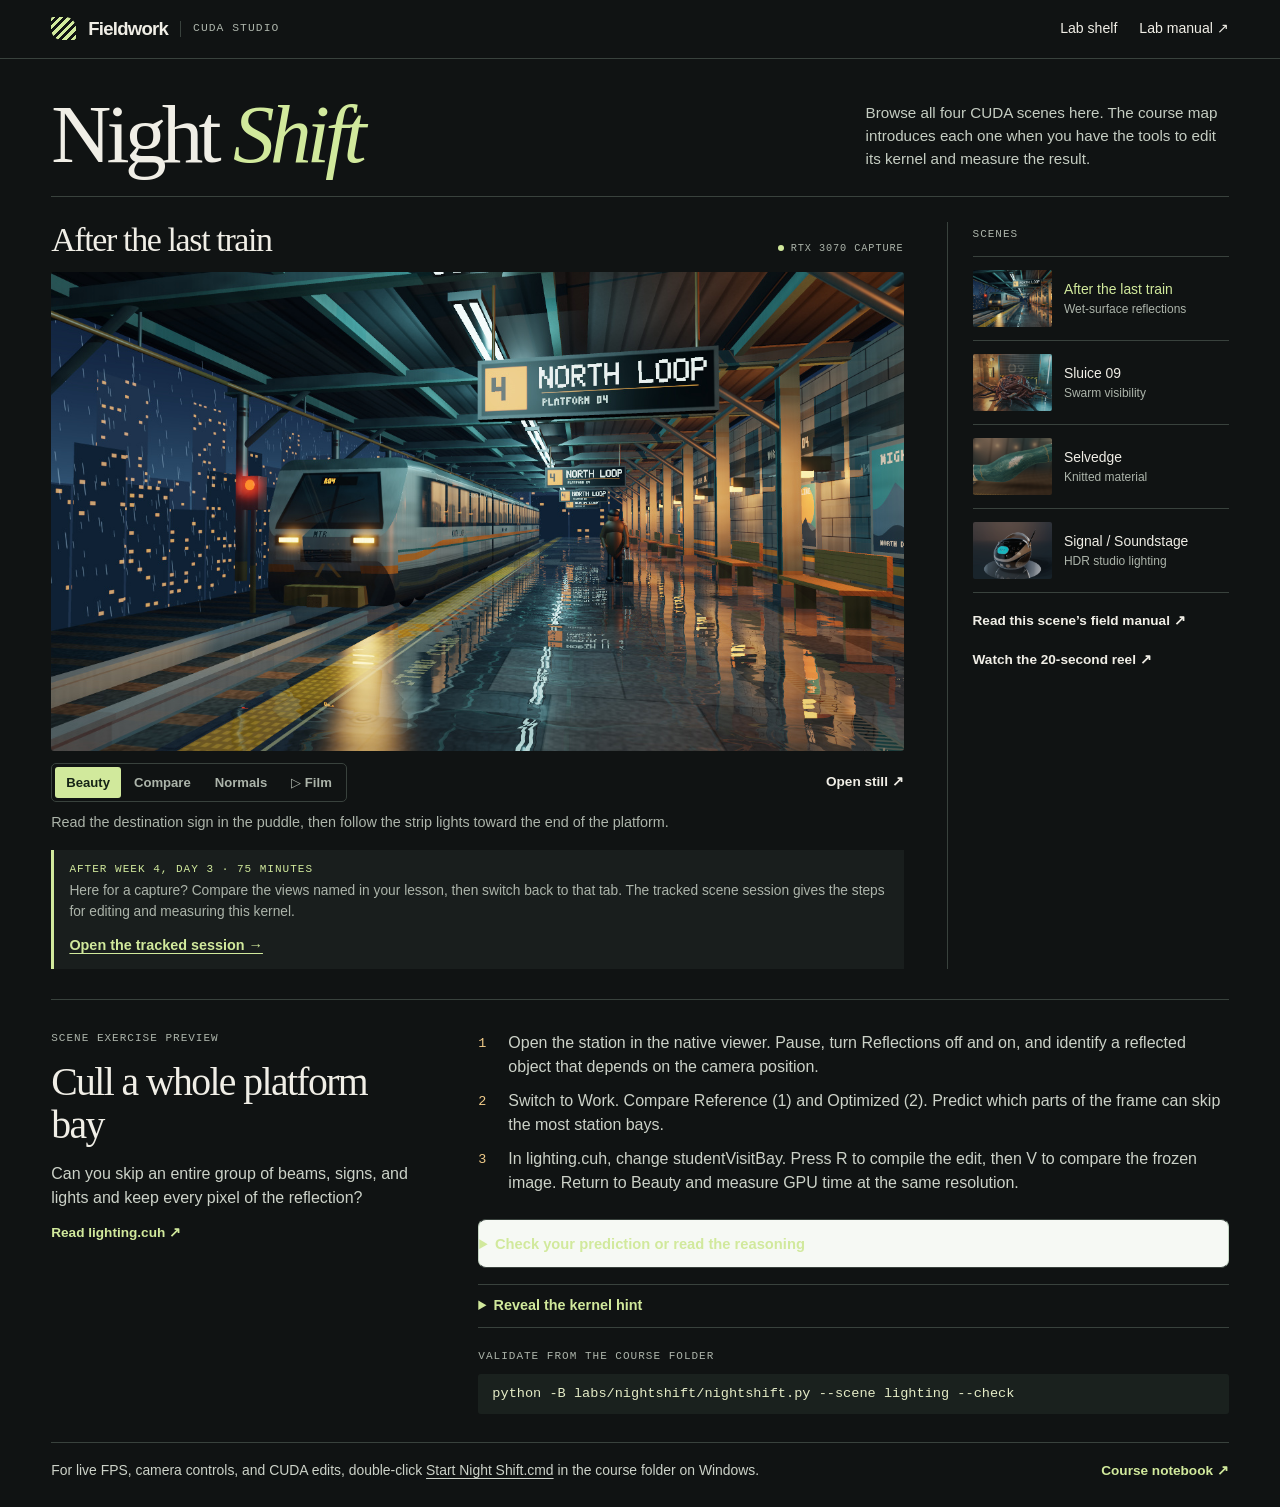
<file: labs/nightshift/index.html>
<!doctype html>
<html lang="en">
<head>
  <meta charset="utf-8">
  <meta name="viewport" content="width=device-width,initial-scale=1">
  <meta name="color-scheme" content="dark">
  <title>Night Shift · Fieldwork CUDA Studio</title>
  <link rel="stylesheet" href="gallery.css">
  <link rel="stylesheet" href="../../studio/prediction-check.css">
  <script defer src="../../studio/prediction-check.js"></script>
  <script defer src="../../studio/predictions-labs.js"></script>
  <script src="gallery.js" defer></script>
</head>
<body>
  <a class="skip" href="#scene-heading">Skip to the selected scene</a>
  <header class="mast">
    <a class="brand" href="../../index.html"><span aria-hidden="true" class="brandmark"></span>Fieldwork <span class="studio">CUDA Studio</span></a>
    <nav aria-label="Course"><a href="../../index.html#labs">Lab shelf</a><a href="manual.html">Lab manual <span aria-hidden="true">↗</span></a></nav>
  </header>
  <main>
    <div class="intro">
      <h1>Night <em>Shift</em></h1>
      <p>Browse all four CUDA scenes here. The course map introduces each one when you have the tools to edit its kernel and measure the result.</p>
    </div>
    <div class="desk">
      <section class="screen" aria-labelledby="scene-heading">
        <div class="screen-heading"><h2 id="scene-heading" tabindex="-1">After the last train</h2><span class="capture"><i aria-hidden="true"></i> RTX 3070 capture</span></div>
        <div class="stage" id="stage" aria-label="Scene viewer" data-view="beauty">
          <img id="frame" src="media/lighting-beauty.jpg" alt="Train and waiting passengers on a rain-wet platform at night" decoding="async" width="1280" height="720">
          <img id="off-frame" class="off-frame" alt="" aria-hidden="true" hidden width="1280" height="720">
          <div class="wipe-rule" id="wipe-rule" hidden><span aria-hidden="true">‹ ›</span></div>
          <div class="wipe-labels" id="wipe-labels" aria-hidden="true" hidden><span id="before-label">Reflections off</span><span>Full render</span></div>
          <input id="wipe" class="wipe-input" type="range" min="0" max="100" value="50" step="1" aria-label="Reveal the feature-off frame from the left" aria-describedby="compare-help" hidden>
          <video id="film" controls playsinline preload="none" hidden aria-label="Film of the currently selected scene">
            Your browser cannot play this video inline.
          </video>
          <span class="media-error" id="media-error" role="status" hidden></span>
        </div>
        <div class="viewbar">
          <div class="views" role="group" aria-label="View mode">
            <button type="button" data-view="beauty" aria-pressed="true">Beauty</button>
            <button type="button" data-view="compare" aria-pressed="false">Compare</button>
            <button type="button" data-view="normals" aria-pressed="false">Normals</button>
            <button type="button" data-view="film" aria-pressed="false"><span aria-hidden="true">▷</span> Film</button>
          </div>
          <a class="media-link" id="media-link" href="media/lighting-beauty.jpg">Open still <span aria-hidden="true">↗</span></a>
        </div>
        <p class="caption" id="caption">Read the destination sign in the puddle, then follow the strip lights toward the end of the platform.</p>
        <p class="caption compare-help" id="compare-help" hidden>Drag the divider, or focus it and use the arrow keys. Both frames share the same camera, time, and exposure.</p>
        <div class="session-path">
          <div><p class="section-label" id="session-placement">After Week 4, Day 3 · 75 minutes</p><p>Here for a capture? Compare the views named in your lesson, then switch back to that tab. The tracked scene session gives the steps for editing and measuring this kernel.</p></div>
          <a id="session-link" href="../../index.html#day/4/lighting">Open the tracked session →</a>
        </div>
      </section>
      <aside class="library" aria-labelledby="library-title">
        <h2 class="section-label" id="library-title">Scenes</h2>
        <div class="scene-list">
          <a class="scene-choice" href="#lighting" data-scene="lighting" aria-current="true">
            <img src="media/lighting-beauty.jpg" alt="" width="104" height="66"><span><b>After the last train</b><small>Wet-surface reflections</small></span>
          </a>
          <a class="scene-choice" href="#creature" data-scene="creature">
            <img src="media/creature-beauty.jpg" alt="" width="104" height="66"><span><b>Sluice 09</b><small>Swarm visibility</small></span>
          </a>
          <a class="scene-choice" href="#textile" data-scene="textile">
            <img src="media/textile-beauty.jpg" alt="" width="104" height="66"><span><b>Selvedge</b><small>Knitted material</small></span>
          </a>
          <a class="scene-choice" href="#soundstage" data-scene="soundstage">
            <img src="media/soundstage-beauty.jpg" alt="" width="104" height="66"><span><b>Signal / Soundstage</b><small>HDR studio lighting</small></span>
          </a>
        </div>
        <a id="manual-link" href="manual.html#lighting" class="manual-link">Read this scene’s field manual <span aria-hidden="true">↗</span></a>
        <a href="media/night-shift.mp4" class="manual-link">Watch the 20-second reel <span aria-hidden="true">↗</span></a>
      </aside>
    </div>
    <section class="worksheet" aria-labelledby="worksheet-title">
      <div class="exercise-intro">
        <p class="section-label">Scene exercise preview</p>
        <h2 id="worksheet-title">Cull a whole platform bay</h2>
        <p id="question">Can you skip an entire group of beams, signs, and lights and keep every pixel of the reflection?</p>
        <a id="source-link" href="lighting.cuh">Read lighting.cuh <span aria-hidden="true">↗</span></a>
      </div>
      <div class="exercise-content">
        <ol id="practice"></ol>
        <div id="scene-predictions"></div>
        <details id="hint"><summary>Reveal the kernel hint</summary><p id="hint-copy"></p><pre><code id="edit-code"></code></pre></details>
        <div class="command"><span class="section-label">Validate from the course folder</span><pre><code id="check-command">python -B labs/nightshift/nightshift.py --scene lighting --check</code></pre></div>
      </div>
    </section>
    <div class="run-note">
      <p>For live FPS, camera controls, and CUDA edits, double-click <a href="../../Start%20Night%20Shift.cmd">Start Night Shift.cmd</a> in the course folder on Windows.</p>
      <a href="../../index.html#notes">Course notebook <span aria-hidden="true">↗</span></a>
    </div>
    <noscript>
      <p>Enable JavaScript to switch scenes and compare frames. <a href="manual.html">Open the complete offline lab manual</a> or <a href="media/lighting.mp4">play the station film</a>.</p>
    </noscript>
  </main>
</body>
</html>
</file>
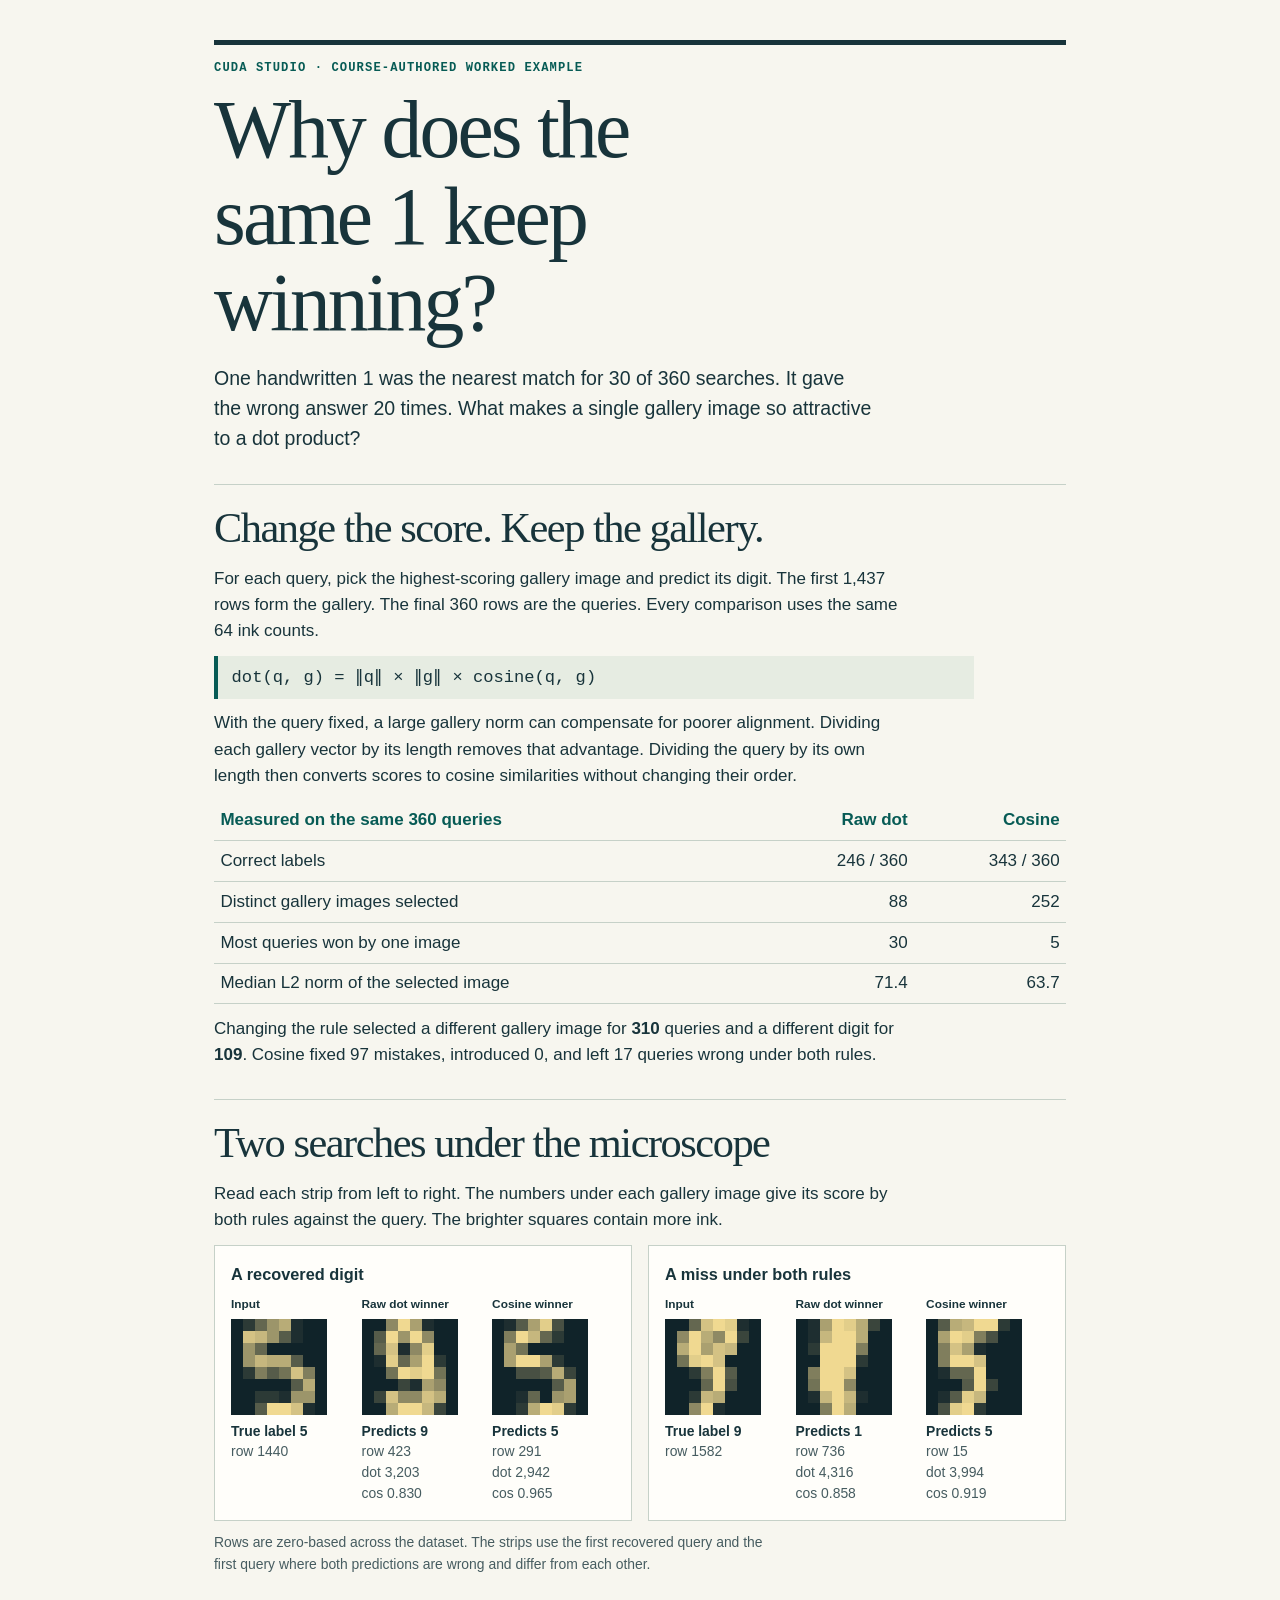
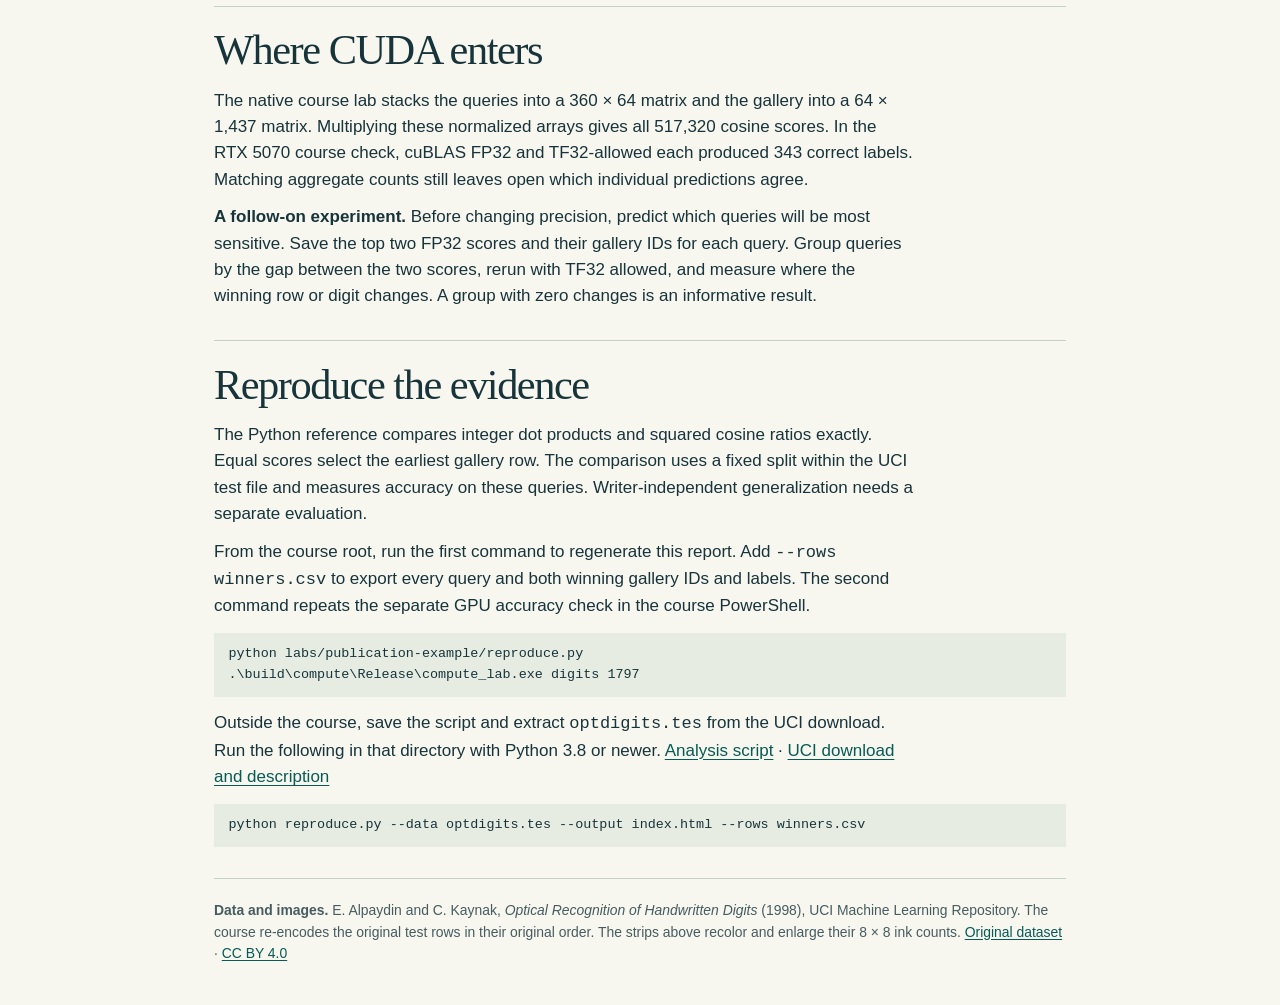
<file: labs/publication-example/index.html>
<!doctype html>
<html lang="en"><head><meta charset="utf-8"><meta name="viewport" content="width=device-width,initial-scale=1">
<title>Why does the same 1 keep winning? | CUDA Studio</title><style>
:root{color-scheme:light;--ink:#18343b;--muted:#465c60;--line:#c6d1c8;--paper:#f7f6ef;--accent:#075b55}
*{box-sizing:border-box}body{margin:0;background:var(--paper);color:var(--ink);font:17px/1.55 "Segoe UI",Arial,sans-serif}
main{max-width:980px;margin:auto;padding:2.5rem clamp(1rem,5vw,4.5rem)}header{border-top:5px solid var(--ink);padding-top:1rem}
.eyebrow{font:700 .76rem/1.3 Consolas,monospace;letter-spacing:.09em;text-transform:uppercase;color:var(--accent)}
h1,h2{font-family:Georgia,serif;font-weight:400;line-height:1.06;letter-spacing:-.035em}
h1{font-size:clamp(2.6rem,7vw,5.1rem);margin:.65rem 0 1rem;max-width:14ch}
h2{font-size:clamp(1.85rem,4vw,2.65rem);margin:0 0 .9rem}p{max-width:74ch;margin:.7rem 0}
.lede{font-size:clamp(1.05rem,2vw,1.22rem);max-width:61ch}
section,footer{border-top:1px solid var(--line);margin-top:1.9rem;padding-top:1.35rem}h3{font-size:1.02rem;margin:0 0 .65rem}
.pair{display:grid;grid-template-columns:repeat(2,minmax(0,1fr));gap:1rem}
article{border:1px solid var(--line);background:#fffefa;padding:1rem}.triplet{display:grid;grid-template-columns:repeat(3,minmax(0,1fr));gap:.48rem}
figure{margin:0}h4{font:600 .74rem/1.3 "Segoe UI",sans-serif;margin:0 0 .4rem}
svg{display:block;width:100%;max-width:6rem;aspect-ratio:1}figcaption,.note,footer{font-size:.87rem;color:var(--muted)}
figcaption{line-height:1.5;margin-top:.35rem;font-variant-numeric:tabular-nums}figcaption b,th{color:var(--ink)}
table{border-collapse:collapse;width:100%;font-variant-numeric:tabular-nums}td,th{text-align:right;padding:.42rem .4rem;border-bottom:1px solid var(--line)}
thead th{color:var(--accent)}th:first-child{text-align:left}tbody th{font-weight:500}
.formula{font:1.07rem/1.5 Consolas,monospace;background:#e6ece2;border-left:4px solid var(--accent);padding:.55rem .85rem}
code{overflow-wrap:anywhere}pre{white-space:pre-wrap;overflow-wrap:anywhere;background:#e6ece2;padding:.7rem .9rem;font-size:.84rem}
a{color:var(--accent);text-underline-offset:.15em}a:focus-visible{outline:3px solid #c67400}
@media(max-width:640px){.pair{grid-template-columns:1fr}main{padding-top:1.4rem}th,td{font-size:.89rem;padding:.35rem .2rem}}
@media print{main{padding:0}article,table,figure{break-inside:avoid}}
</style></head>
<body><main><header><div class="eyebrow">CUDA Studio · Course-authored worked example</div>
<h1>Why does the same 1 keep winning?</h1>
<p class="lede">One handwritten 1 was the nearest match for 30 of 360 searches. It gave the wrong answer 20 times. What makes a single gallery image so attractive to a dot product?</p></header>
<section><h2>Change the score. Keep the gallery.</h2>
<p>For each query, pick the highest-scoring gallery image and predict its digit. The first 1,437 rows form the gallery. The final 360 rows are the queries. Every comparison uses the same 64 ink counts.</p>
<p class="formula">dot(q, g) = ‖q‖ × ‖g‖ × cosine(q, g)</p>
<p>With the query fixed, a large gallery norm can compensate for poorer alignment. Dividing each gallery vector by its length removes that advantage. Dividing the query by its own length then converts scores to cosine similarities without changing their order.</p>
<table><thead><tr><th scope="col">Measured on the same 360 queries</th><th scope="col">Raw dot</th><th scope="col">Cosine</th></tr></thead><tbody><tr><th scope="row">Correct labels</th><td>246 / 360</td><td>343 / 360</td></tr><tr><th scope="row">Distinct gallery images selected</th><td>88</td><td>252</td></tr><tr><th scope="row">Most queries won by one image</th><td>30</td><td>5</td></tr><tr><th scope="row">Median L2 norm of the selected image</th><td>71.4</td><td>63.7</td></tr></tbody></table>
<p>Changing the rule selected a different gallery image for <b>310</b> queries and a different digit for <b>109</b>. Cosine fixed 97 mistakes, introduced 0, and left 17 queries wrong under both rules.</p></section>
<section><h2>Two searches under the microscope</h2>
<p>Read each strip from left to right. The numbers under each gallery image give its score by both rules against the query. The brighter squares contain more ink.</p>
<div class="pair"><article><h3>A recovered digit</h3><div class="triplet"><figure><h4>Input</h4><svg role="img" aria-label="Handwritten 5, dataset row 1440" viewBox="0 0 8 8" shape-rendering="crispEdges"><rect width="8" height="8" fill="#102329"/><path fill="rgb(44, 58, 54)" d="M1,0h1v1h-1zM1,4h1v1h-1zM2,6h1v1h-1zM3,6h1v1h-1z"/><path fill="rgb(100, 103, 80)" d="M2,0h1v1h-1zM2,2h1v1h-1z"/><path fill="rgb(156, 149, 106)" d="M3,0h1v1h-1zM3,1h1v1h-1zM1,2h1v1h-1zM1,3h1v1h-1zM5,6h1v1h-1zM6,6h1v1h-1z"/><path fill="rgb(184, 172, 119)" d="M4,0h1v1h-1zM3,3h1v1h-1zM4,3h1v1h-1zM6,5h1v1h-1z"/><path fill="rgb(30, 46, 48)" d="M5,0h1v1h-1zM5,1h1v1h-1zM4,6h1v1h-1zM6,7h1v1h-1z"/><path fill="rgb(212, 194, 132)" d="M1,1h1v1h-1zM5,4h1v1h-1zM5,7h1v1h-1z"/><path fill="rgb(198, 183, 126)" d="M2,1h1v1h-1zM2,3h1v1h-1z"/><path fill="rgb(86, 92, 74)" d="M4,1h1v1h-1zM5,3h1v1h-1zM3,4h1v1h-1zM5,5h1v1h-1zM2,7h1v1h-1z"/><path fill="rgb(128, 126, 93)" d="M2,4h1v1h-1zM6,4h1v1h-1z"/><path fill="rgb(114, 115, 86)" d="M4,4h1v1h-1z"/><path fill="rgb(240, 217, 145)" d="M3,7h1v1h-1zM4,7h1v1h-1z"/></svg><figcaption><b>True label 5</b><br>row 1440</figcaption></figure><figure><h4>Raw dot winner</h4><svg role="img" aria-label="Handwritten 9, dataset row 423" viewBox="0 0 8 8" shape-rendering="crispEdges"><rect width="8" height="8" fill="#102329"/><path fill="rgb(142, 137, 100)" d="M2,0h1v1h-1zM5,1h1v1h-1zM4,2h1v1h-1zM6,5h1v1h-1zM3,6h1v1h-1zM4,6h1v1h-1z"/><path fill="rgb(240, 217, 145)" d="M3,0h1v1h-1zM2,1h1v1h-1zM4,1h1v1h-1zM5,3h1v1h-1zM3,4h1v1h-1zM5,4h1v1h-1zM3,7h1v1h-1zM4,7h1v1h-1z"/><path fill="rgb(170, 160, 112)" d="M4,0h1v1h-1zM4,3h1v1h-1zM5,5h1v1h-1z"/><path fill="rgb(30, 46, 48)" d="M5,0h1v1h-1zM3,2h1v1h-1zM1,3h1v1h-1zM4,5h1v1h-1z"/><path fill="rgb(86, 92, 74)" d="M1,1h1v1h-1z"/><path fill="rgb(156, 149, 106)" d="M3,1h1v1h-1z"/><path fill="rgb(100, 103, 80)" d="M1,2h1v1h-1zM3,3h1v1h-1z"/><path fill="rgb(212, 194, 132)" d="M2,2h1v1h-1zM2,6h1v1h-1zM5,6h1v1h-1z"/><path fill="rgb(226, 206, 138)" d="M5,2h1v1h-1zM2,3h1v1h-1zM4,4h1v1h-1z"/><path fill="rgb(44, 58, 54)" d="M6,3h1v1h-1z"/><path fill="rgb(114, 115, 86)" d="M2,4h1v1h-1zM6,4h1v1h-1z"/><path fill="rgb(58, 69, 60)" d="M3,5h1v1h-1zM1,6h1v1h-1zM6,7h1v1h-1z"/><path fill="rgb(184, 172, 119)" d="M6,6h1v1h-1zM2,7h1v1h-1z"/><path fill="rgb(198, 183, 126)" d="M5,7h1v1h-1z"/></svg><figcaption><b>Predicts 9</b><br>row 423<br>dot 3,203<br>cos 0.830</figcaption></figure><figure><h4>Cosine winner</h4><svg role="img" aria-label="Handwritten 5, dataset row 291" viewBox="0 0 8 8" shape-rendering="crispEdges"><rect width="8" height="8" fill="#102329"/><path fill="rgb(30, 46, 48)" d="M1,0h1v1h-1zM2,6h1v1h-1z"/><path fill="rgb(86, 92, 74)" d="M2,0h1v1h-1zM4,4h1v1h-1zM5,5h1v1h-1z"/><path fill="rgb(170, 160, 112)" d="M3,0h1v1h-1zM1,2h1v1h-1zM1,3h1v1h-1zM4,3h1v1h-1zM6,5h1v1h-1zM6,6h1v1h-1z"/><path fill="rgb(226, 206, 138)" d="M4,0h1v1h-1zM5,7h1v1h-1z"/><path fill="rgb(72, 80, 67)" d="M5,0h1v1h-1zM2,4h1v1h-1zM3,4h1v1h-1z"/><path fill="rgb(128, 126, 93)" d="M1,1h1v1h-1z"/><path fill="rgb(240, 217, 145)" d="M2,1h1v1h-1zM2,3h1v1h-1zM3,3h1v1h-1zM4,7h1v1h-1z"/><path fill="rgb(198, 183, 126)" d="M3,1h1v1h-1z"/><path fill="rgb(100, 103, 80)" d="M4,1h1v1h-1zM3,6h1v1h-1z"/><path fill="rgb(44, 58, 54)" d="M5,1h1v1h-1zM5,3h1v1h-1zM2,7h1v1h-1zM6,7h1v1h-1z"/><path fill="rgb(114, 115, 86)" d="M2,2h1v1h-1z"/><path fill="rgb(184, 172, 119)" d="M5,4h1v1h-1zM3,7h1v1h-1z"/><path fill="rgb(58, 69, 60)" d="M6,4h1v1h-1z"/><path fill="rgb(156, 149, 106)" d="M5,6h1v1h-1z"/></svg><figcaption><b>Predicts 5</b><br>row 291<br>dot 2,942<br>cos 0.965</figcaption></figure></div></article><article><h3>A miss under both rules</h3><div class="triplet"><figure><h4>Input</h4><svg role="img" aria-label="Handwritten 9, dataset row 1582" viewBox="0 0 8 8" shape-rendering="crispEdges"><rect width="8" height="8" fill="#102329"/><path fill="rgb(100, 103, 80)" d="M2,0h1v1h-1zM3,5h1v1h-1z"/><path fill="rgb(212, 194, 132)" d="M3,0h1v1h-1zM4,2h1v1h-1zM4,3h1v1h-1z"/><path fill="rgb(240, 217, 145)" d="M4,0h1v1h-1zM2,1h1v1h-1zM5,1h1v1h-1zM2,2h1v1h-1zM3,3h1v1h-1zM4,4h1v1h-1zM4,5h1v1h-1zM3,7h1v1h-1z"/><path fill="rgb(226, 206, 138)" d="M5,0h1v1h-1zM2,3h1v1h-1z"/><path fill="rgb(30, 46, 48)" d="M6,0h1v1h-1zM4,7h1v1h-1z"/><path fill="rgb(142, 137, 100)" d="M1,1h1v1h-1zM4,1h1v1h-1zM2,7h1v1h-1z"/><path fill="rgb(184, 172, 119)" d="M3,1h1v1h-1zM1,2h1v1h-1zM4,6h1v1h-1z"/><path fill="rgb(58, 69, 60)" d="M6,1h1v1h-1z"/><path fill="rgb(170, 160, 112)" d="M3,2h1v1h-1z"/><path fill="rgb(198, 183, 126)" d="M5,2h1v1h-1zM3,6h1v1h-1z"/><path fill="rgb(114, 115, 86)" d="M1,3h1v1h-1z"/><path fill="rgb(44, 58, 54)" d="M2,4h1v1h-1zM2,6h1v1h-1z"/><path fill="rgb(128, 126, 93)" d="M3,4h1v1h-1z"/><path fill="rgb(86, 92, 74)" d="M5,4h1v1h-1z"/><path fill="rgb(72, 80, 67)" d="M5,5h1v1h-1z"/></svg><figcaption><b>True label 9</b><br>row 1582</figcaption></figure><figure><h4>Raw dot winner</h4><svg role="img" aria-label="Handwritten 1, dataset row 736" viewBox="0 0 8 8" shape-rendering="crispEdges"><rect width="8" height="8" fill="#102329"/><path fill="rgb(30, 46, 48)" d="M1,0h1v1h-1zM1,1h1v1h-1zM1,6h1v1h-1zM5,6h1v1h-1z"/><path fill="rgb(170, 160, 112)" d="M2,0h1v1h-1z"/><path fill="rgb(240, 217, 145)" d="M3,0h1v1h-1zM3,1h1v1h-1zM4,1h1v1h-1zM2,2h1v1h-1zM3,2h1v1h-1zM4,2h1v1h-1zM2,3h1v1h-1zM3,3h1v1h-1zM4,3h1v1h-1zM2,4h1v1h-1zM3,4h1v1h-1zM2,5h1v1h-1zM3,5h1v1h-1zM3,6h1v1h-1zM3,7h1v1h-1z"/><path fill="rgb(226, 206, 138)" d="M4,0h1v1h-1z"/><path fill="rgb(184, 172, 119)" d="M5,0h1v1h-1zM5,1h1v1h-1zM4,7h1v1h-1z"/><path fill="rgb(58, 69, 60)" d="M6,0h1v1h-1z"/><path fill="rgb(198, 183, 126)" d="M2,1h1v1h-1zM2,6h1v1h-1zM4,6h1v1h-1z"/><path fill="rgb(44, 58, 54)" d="M1,2h1v1h-1zM5,3h1v1h-1z"/><path fill="rgb(128, 126, 93)" d="M5,2h1v1h-1zM1,4h1v1h-1zM2,7h1v1h-1z"/><path fill="rgb(212, 194, 132)" d="M4,4h1v1h-1z"/><path fill="rgb(114, 115, 86)" d="M1,5h1v1h-1z"/><path fill="rgb(142, 137, 100)" d="M4,5h1v1h-1z"/></svg><figcaption><b>Predicts 1</b><br>row 736<br>dot 4,316<br>cos 0.858</figcaption></figure><figure><h4>Cosine winner</h4><svg role="img" aria-label="Handwritten 5, dataset row 15" viewBox="0 0 8 8" shape-rendering="crispEdges"><rect width="8" height="8" fill="#102329"/><path fill="rgb(86, 92, 74)" d="M1,0h1v1h-1zM3,5h1v1h-1zM2,6h1v1h-1z"/><path fill="rgb(184, 172, 119)" d="M2,0h1v1h-1z"/><path fill="rgb(198, 183, 126)" d="M3,0h1v1h-1zM4,6h1v1h-1z"/><path fill="rgb(240, 217, 145)" d="M4,0h1v1h-1zM5,0h1v1h-1zM2,1h1v1h-1zM2,3h1v1h-1zM3,3h1v1h-1zM4,4h1v1h-1zM4,5h1v1h-1zM3,7h1v1h-1z"/><path fill="rgb(44, 58, 54)" d="M6,0h1v1h-1zM4,7h1v1h-1z"/><path fill="rgb(170, 160, 112)" d="M1,1h1v1h-1zM3,2h1v1h-1z"/><path fill="rgb(226, 206, 138)" d="M3,1h1v1h-1zM3,6h1v1h-1zM2,7h1v1h-1z"/><path fill="rgb(128, 126, 93)" d="M4,1h1v1h-1zM1,2h1v1h-1zM1,3h1v1h-1z"/><path fill="rgb(72, 80, 67)" d="M5,1h1v1h-1zM1,7h1v1h-1z"/><path fill="rgb(212, 194, 132)" d="M2,2h1v1h-1zM4,3h1v1h-1z"/><path fill="rgb(30, 46, 48)" d="M4,2h1v1h-1zM1,4h1v1h-1zM1,6h1v1h-1z"/><path fill="rgb(100, 103, 80)" d="M2,4h1v1h-1zM3,4h1v1h-1z"/><path fill="rgb(58, 69, 60)" d="M5,5h1v1h-1z"/></svg><figcaption><b>Predicts 5</b><br>row 15<br>dot 3,994<br>cos 0.919</figcaption></figure></div></article></div>
<p class="note">Rows are zero-based across the dataset. The strips use the first recovered query and the first query where both predictions are wrong and differ from each other.</p></section>
<section><h2>Where CUDA enters</h2>
<p>The native course lab stacks the queries into a 360 × 64 matrix and the gallery into a 64 × 1,437 matrix. Multiplying these normalized arrays gives all 517,320 cosine scores. In the RTX 5070 course check, cuBLAS FP32 and TF32-allowed each produced 343 correct labels. Matching aggregate counts still leaves open which individual predictions agree.</p>
<p><b>A follow-on experiment.</b> Before changing precision, predict which queries will be most sensitive. Save the top two FP32 scores and their gallery IDs for each query. Group queries by the gap between the two scores, rerun with TF32 allowed, and measure where the winning row or digit changes. A group with zero changes is an informative result.</p></section>
<section><h2>Reproduce the evidence</h2>
<p>The Python reference compares integer dot products and squared cosine ratios exactly. Equal scores select the earliest gallery row. The comparison uses a fixed split within the UCI test file and measures accuracy on these queries. Writer-independent generalization needs a separate evaluation.</p>
<p>From the course root, run the first command to regenerate this report. Add <code>--rows winners.csv</code> to export every query and both winning gallery IDs and labels. The second command repeats the separate GPU accuracy check in the course PowerShell.</p>
<pre>python labs/publication-example/reproduce.py
.\build\compute\Release\compute_lab.exe digits 1797</pre>
<p>Outside the course, save the script and extract <code>optdigits.tes</code> from the UCI download. Run the following in that directory with Python 3.8 or newer. <a href="reproduce.py" download>Analysis script</a> · <a href="https://doi.org/10.24432/C50P49">UCI download and description</a></p>
<pre>python reproduce.py --data optdigits.tes --output index.html --rows winners.csv</pre></section>
<footer><b>Data and images.</b> E. Alpaydin and C. Kaynak, <i>Optical Recognition of Handwritten Digits</i> (1998), UCI Machine Learning Repository. The course re-encodes the original test rows in their original order. The strips above recolor and enlarge their 8 × 8 ink counts. <a href="https://doi.org/10.24432/C50P49">Original dataset</a> · <a href="https://creativecommons.org/licenses/by/4.0/">CC BY 4.0</a></footer></main></body></html>
</file>
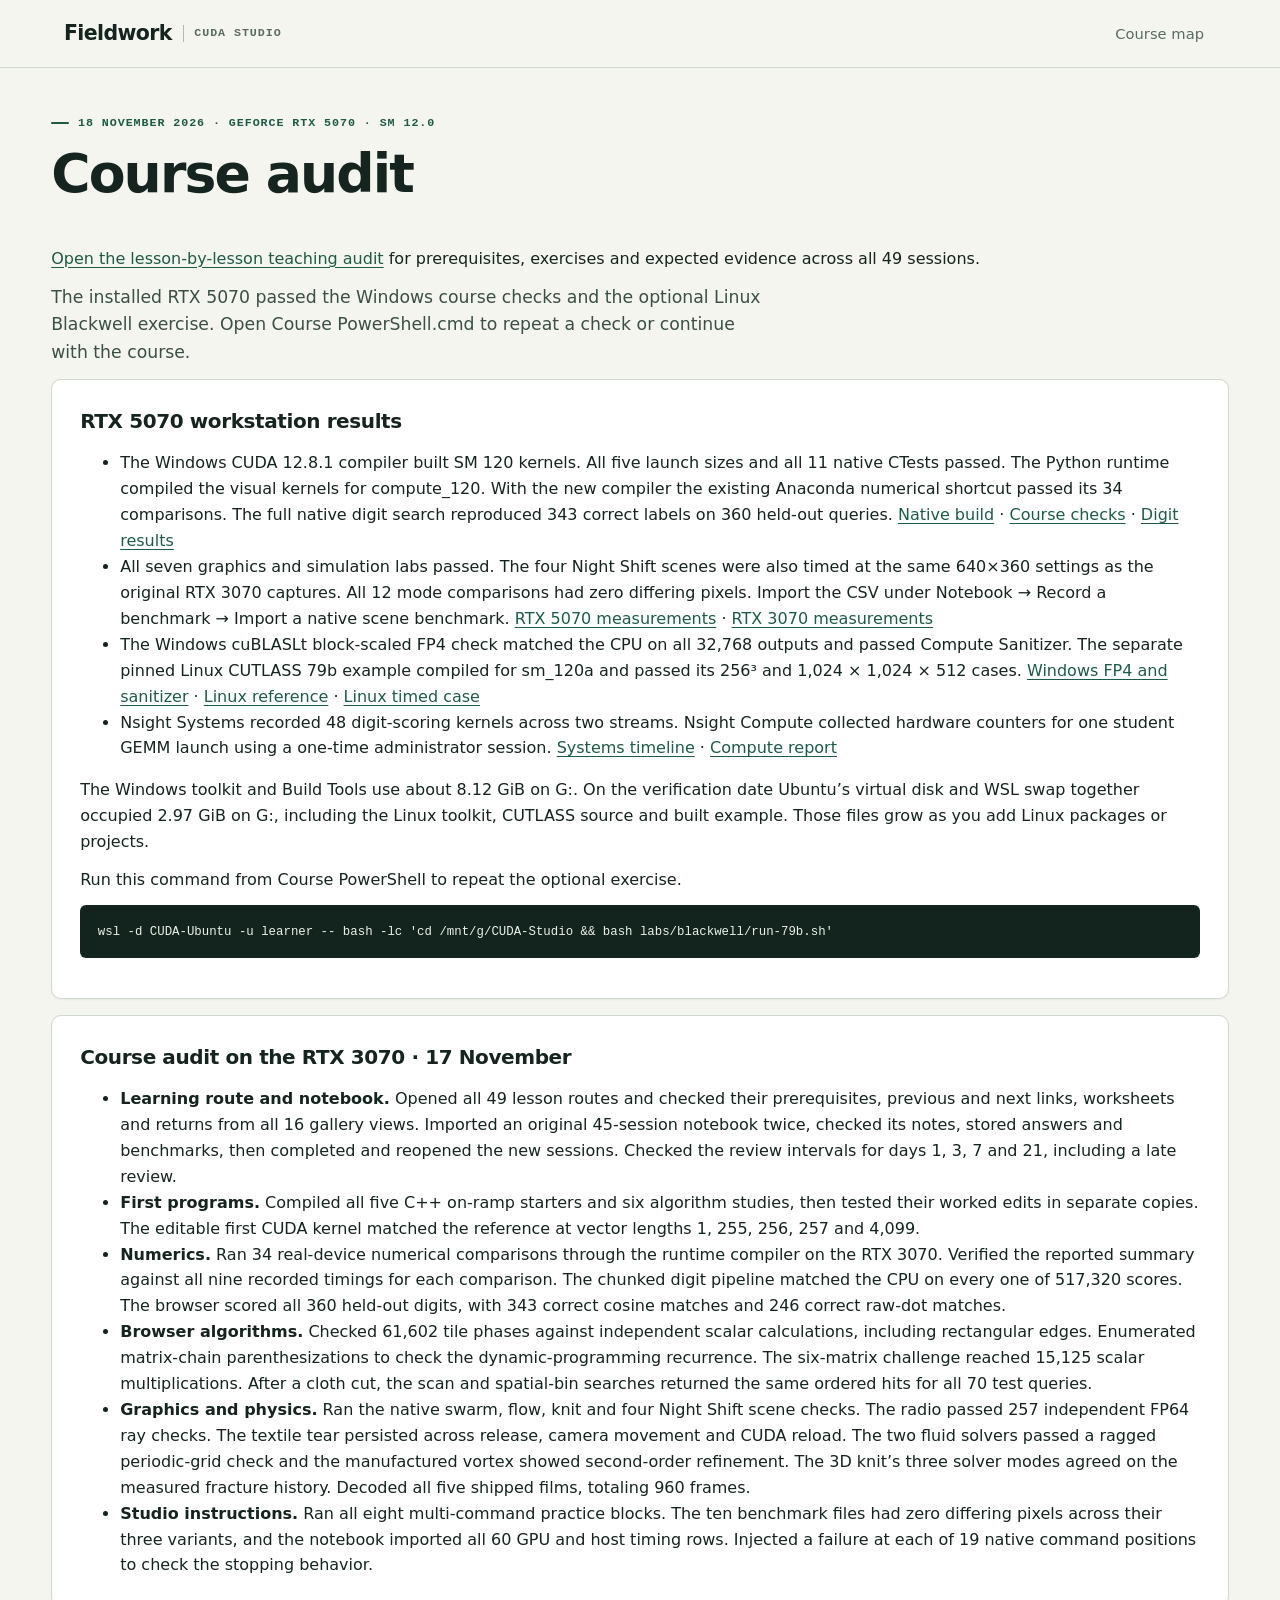
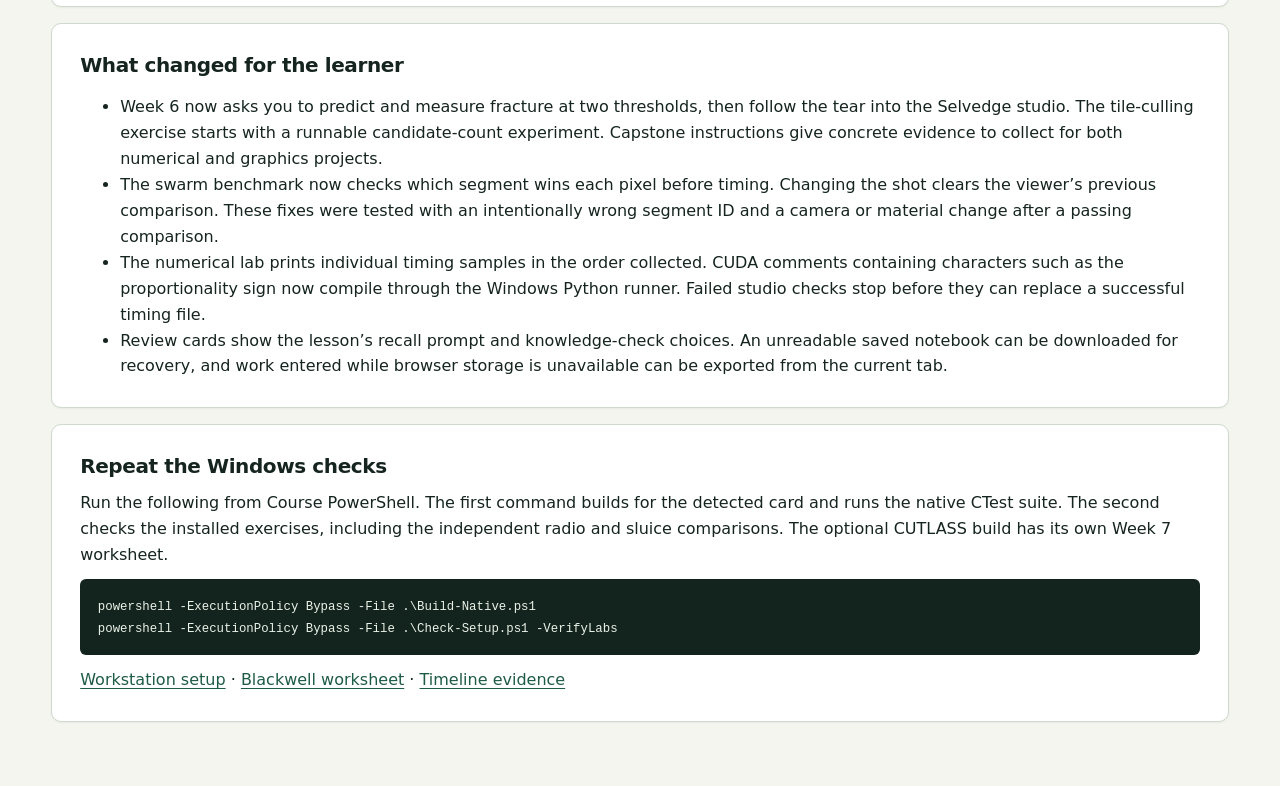
<file: Course audit.html>
<!doctype html>
<html lang="en">
<head>
<meta charset="utf-8">
<meta name="viewport" content="width=device-width,initial-scale=1">
<title>Course audit · Fieldwork CUDA Studio</title>
<link rel="stylesheet" href="studio/style.css">
</head>
<body>
<header><a class="brand" href="index.html">Fieldwork <span>CUDA Studio</span></a><nav aria-label="Course"><a href="index.html#course">Course map</a></nav></header>
<main>
<p class="kicker">18 November 2026 · GeForce RTX 5070 · SM 12.0</p>
<h1>Course audit</h1>
<p><a href="Teaching%20audit.html">Open the lesson-by-lesson teaching audit</a> for prerequisites, exercises and expected evidence across all 49 sessions.</p>
<p class="lede">The installed RTX 5070 passed the Windows course checks and the optional Linux Blackwell exercise. Open Course PowerShell.cmd to repeat a check or continue with the course.</p>
<div class="stack">
<section class="panel"><h2>RTX 5070 workstation results</h2>
<ul>
<li>The Windows CUDA 12.8.1 compiler built SM 120 kernels. All five launch sizes and all 11 native CTests passed. The Python runtime compiled the visual kernels for compute_120. With the new compiler the existing Anaconda numerical shortcut passed its 34 comparisons. The full native digit search reproduced 343 correct labels on 360 held-out queries. <a href="build/hardware-checks/setup-5070-20261118/native-build.log">Native build</a> · <a href="build/hardware-checks/setup-5070-20261118/course-checks.log">Course checks</a> · <a href="build/hardware-checks/setup-5070-20261118/native-digits.log">Digit results</a></li>
<li>All seven graphics and simulation labs passed. The four Night Shift scenes were also timed at the same 640×360 settings as the original RTX 3070 captures. All 12 mode comparisons had zero differing pixels. Import the CSV under Notebook → Record a benchmark → Import a native scene benchmark. <a href="build/hardware-checks/setup-5070-20261118/night-shift-5070.csv" download>RTX 5070 measurements</a> · <a href="labs/nightshift/media/benchmark.csv" download>RTX 3070 measurements</a></li>
<li>The Windows cuBLASLt block-scaled FP4 check matched the CPU on all 32,768 outputs and passed Compute Sanitizer. The separate pinned Linux CUTLASS 79b example compiled for sm_120a and passed its 256³ and 1,024 × 1,024 × 512 cases. <a href="build/hardware-checks/rtx5070-20261118-profiler-fp4/fp4-memcheck.log">Windows FP4 and sanitizer</a> · <a href="build/hardware-checks/setup-5070-20261118/cutlass-79b-reference.txt">Linux reference</a> · <a href="build/hardware-checks/setup-5070-20261118/cutlass-79b-timing.txt">Linux timed case</a></li>
<li>Nsight Systems recorded 48 digit-scoring kernels across two streams. Nsight Compute collected hardware counters for one student GEMM launch using a one-time administrator session. <a href="build/hardware-checks/rtx5070-20261118-profiler-fp4/pipeline-two-stream.nsys-rep">Systems timeline</a> · <a href="build/hardware-checks/rtx5070-20261118-profiler-fp4/student-gemm-one-run.ncu-rep">Compute report</a></li>
</ul>
<p>The Windows toolkit and Build Tools use about 8.12 GiB on G:. On the verification date Ubuntu’s virtual disk and WSL swap together occupied 2.97 GiB on G:, including the Linux toolkit, CUTLASS source and built example. Those files grow as you add Linux packages or projects.</p>
<p>Run this command from Course PowerShell to repeat the optional exercise.</p>
<pre><code>wsl -d CUDA-Ubuntu -u learner -- bash -lc 'cd /mnt/g/CUDA-Studio &amp;&amp; bash labs/blackwell/run-79b.sh'</code></pre>
</section>
<section class="panel"><h2>Course audit on the RTX 3070 · 17 November</h2>
<ul>
<li><b>Learning route and notebook.</b> Opened all 49 lesson routes and checked their prerequisites, previous and next links, worksheets and returns from all 16 gallery views. Imported an original 45-session notebook twice, checked its notes, stored answers and benchmarks, then completed and reopened the new sessions. Checked the review intervals for days 1, 3, 7 and 21, including a late review.</li>
<li><b>First programs.</b> Compiled all five C++ on-ramp starters and six algorithm studies, then tested their worked edits in separate copies. The editable first CUDA kernel matched the reference at vector lengths 1, 255, 256, 257 and 4,099.</li>
<li><b>Numerics.</b> Ran 34 real-device numerical comparisons through the runtime compiler on the RTX 3070. Verified the reported summary against all nine recorded timings for each comparison. The chunked digit pipeline matched the CPU on every one of 517,320 scores. The browser scored all 360 held-out digits, with 343 correct cosine matches and 246 correct raw-dot matches.</li>
<li><b>Browser algorithms.</b> Checked 61,602 tile phases against independent scalar calculations, including rectangular edges. Enumerated matrix-chain parenthesizations to check the dynamic-programming recurrence. The six-matrix challenge reached 15,125 scalar multiplications. After a cloth cut, the scan and spatial-bin searches returned the same ordered hits for all 70 test queries.</li>
<li><b>Graphics and physics.</b> Ran the native swarm, flow, knit and four Night Shift scene checks. The radio passed 257 independent FP64 ray checks. The textile tear persisted across release, camera movement and CUDA reload. The two fluid solvers passed a ragged periodic-grid check and the manufactured vortex showed second-order refinement. The 3D knit’s three solver modes agreed on the measured fracture history. Decoded all five shipped films, totaling 960 frames.</li>
<li><b>Studio instructions.</b> Ran all eight multi-command practice blocks. The ten benchmark files had zero differing pixels across their three variants, and the notebook imported all 60 GPU and host timing rows. Injected a failure at each of 19 native command positions to check the stopping behavior.</li>
</ul></section>
<section class="panel"><h2>What changed for the learner</h2>
<ul>
<li>Week 6 now asks you to predict and measure fracture at two thresholds, then follow the tear into the Selvedge studio. The tile-culling exercise starts with a runnable candidate-count experiment. Capstone instructions give concrete evidence to collect for both numerical and graphics projects.</li>
<li>The swarm benchmark now checks which segment wins each pixel before timing. Changing the shot clears the viewer’s previous comparison. These fixes were tested with an intentionally wrong segment ID and a camera or material change after a passing comparison.</li>
<li>The numerical lab prints individual timing samples in the order collected. CUDA comments containing characters such as the proportionality sign now compile through the Windows Python runner. Failed studio checks stop before they can replace a successful timing file.</li>
<li>Review cards show the lesson’s recall prompt and knowledge-check choices. An unreadable saved notebook can be downloaded for recovery, and work entered while browser storage is unavailable can be exported from the current tab.</li>
</ul></section>
<section class="panel"><h2>Repeat the Windows checks</h2>
<p>Run the following from Course PowerShell. The first command builds for the detected card and runs the native CTest suite. The second checks the installed exercises, including the independent radio and sluice comparisons. The optional CUTLASS build has its own Week 7 worksheet.</p>
<pre><code>powershell -ExecutionPolicy Bypass -File .\Build-Native.ps1
powershell -ExecutionPolicy Bypass -File .\Check-Setup.ps1 -VerifyLabs</code></pre>
<p><a href="index.html#setup">Workstation setup</a> · <a href="labs/blackwell/README.html#cutlass-79b">Blackwell worksheet</a> · <a href="labs/pipeline/README.html#timeline">Timeline evidence</a></p>
</section></div>
</main></body></html>
</file>
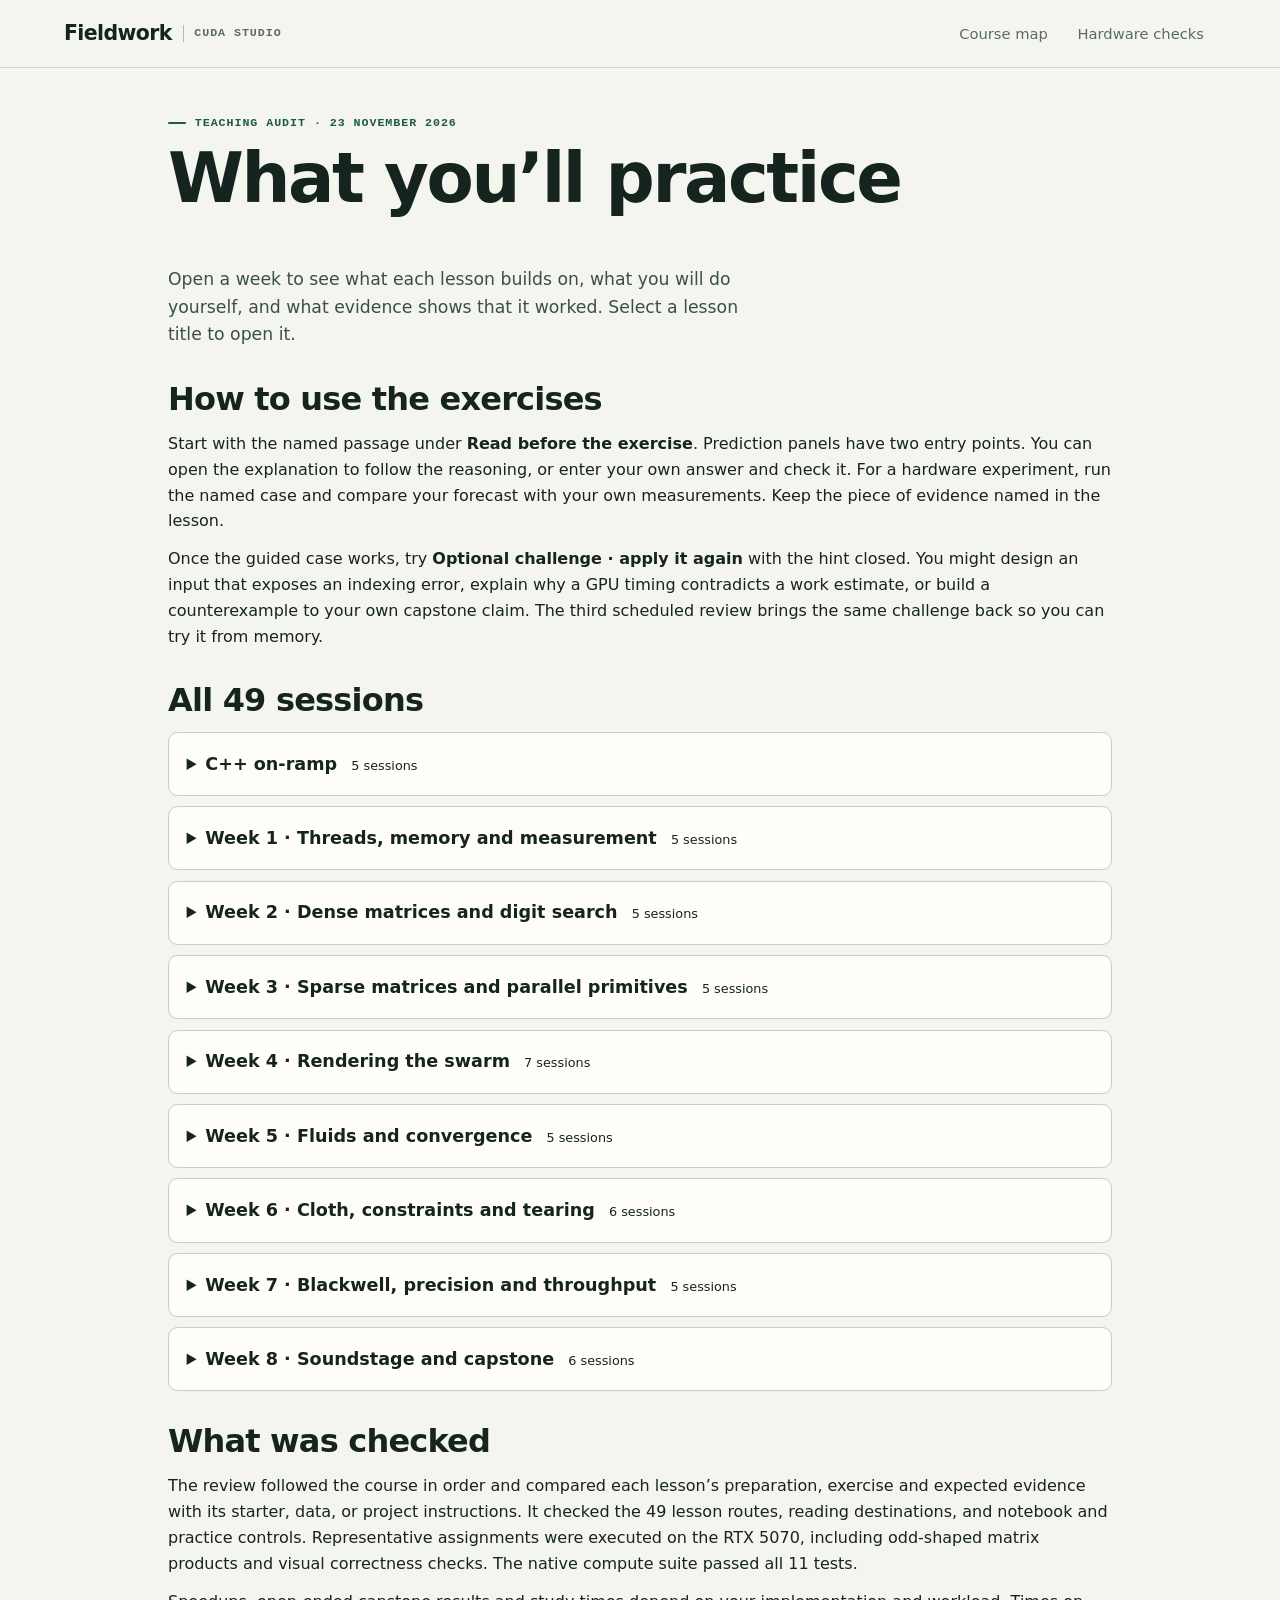
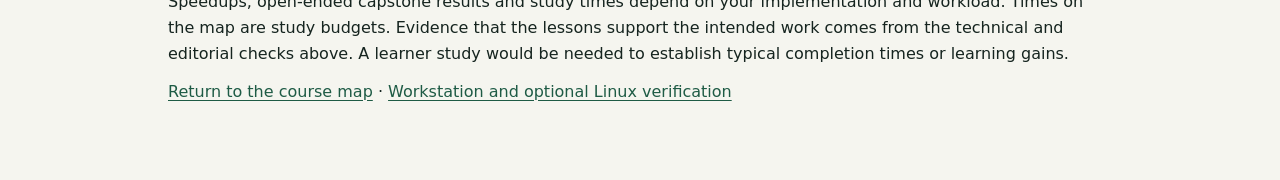
<file: Teaching audit.html>
<!doctype html>
<html lang="en"><head><meta charset="utf-8"><meta name="viewport" content="width=device-width, initial-scale=1">
<title>What you’ll practice · Fieldwork CUDA Studio</title><link rel="stylesheet" href="studio/style.css">
<style>
.teaching{max-width:59rem;margin:auto}.teaching h1{font-size:clamp(2.4rem,6vw,4.3rem);line-height:1.05}
.teaching .lede{max-width:53ch}.teaching h2{margin:2rem 0 .75rem}.teaching .unit{margin:.65rem 0;padding:.85rem 1.1rem;border:1px solid #c6cdc2;border-radius:.6rem;background:#fffdf7}
.unit summary{padding:.2rem 0;font-weight:650;font-size:1.1rem}.unit small{margin-left:.5rem;font-size:.8rem;font-weight:400;white-space:nowrap}
.unit article{padding:.8rem 0;border-top:1px solid #dce1d7;margin-top:.8rem}.unit h3{margin:.2rem 0 .5rem}
.unit dl{display:grid;grid-template-columns:7.3rem 1fr;column-gap:.7rem;row-gap:.5rem}.unit dt{font-weight:650}.unit dd{margin:0;max-width:64ch}
.unit dd ul{margin:0;padding-inline-start:1.15rem}.unit dd li+li{margin-top:.25rem}
.teaching summary:focus-visible,.teaching a:focus-visible{outline:3px solid #236650;outline-offset:3px}
@media(max-width:650px){.unit dl{display:block}.unit dd{margin:.1rem 0 .65rem}.unit small{display:block;margin:.15rem 0}}
</style></head><body><header><a class="brand" href="index.html">Fieldwork <span>CUDA Studio</span></a>
<nav aria-label="Course"><a href="index.html#course">Course map</a><a href="Course%20audit.html">Hardware checks</a></nav></header>
<main class="teaching"><p class="kicker">Teaching audit · 23 November 2026</p><h1>What you’ll practice</h1>
<p class="lede">Open a week to see what each lesson builds on, what you will do yourself, and what evidence shows that it worked. Select a lesson title to open it.</p>
<h2>How to use the exercises</h2>
<p>Start with the named passage under <strong>Read before the exercise</strong>. Prediction panels have two entry points. You can open the explanation to follow the reasoning, or enter your own answer and check it. For a hardware experiment, run the named case and compare your forecast with your own measurements. Keep the piece of evidence named in the lesson.</p>
<p>Once the guided case works, try <strong>Optional challenge · apply it again</strong> with the hint closed. You might design an input that exposes an indexing error, explain why a GPU timing contradicts a work estimate, or build a counterexample to your own capstone claim. The third scheduled review brings the same challenge back so you can try it from memory.</p>
<h2>All 49 sessions</h2><details class="unit"><summary>C++ on-ramp <small>5 sessions</small></summary><article id="session-0-0"><h3><a href="index.html#day/0/0">Turn a frame time into FPS</a></h3><dl><dt>Starting point</dt><dd>Function call, parameter, return value and units from a worked seconds-to-ms example.</dd><dt>Practice</dt><dd>Repair fps, introduce and restore a missing semicolon, add the 25 ms check.</dd><dt>What to keep</dt><dd>Save one actual compiler diagnostic from the missing-semicolon build. Include the source filename, reported line number and message. The compiler may point to the following line, where it discovered the problem. After restoring the semicolon, rebuild and copy the 25 ms test’s PASS line. It should say got 40, expected 40. The 8 ms test should still pass with 125 FPS.</dd></dl><details><summary>Audit notes and checks</summary><p>Saved diagnostic has file, line and message. 25 ms gives 40 FPS and 8 ms gives 125.</p><p>Matched explanation to two distinct performances: test a numeric result and recover from a compile error. Extra challenge writes the inverse conversion.</p></details></article><article id="session-0-1"><h3><a href="index.html#day/0/1">Count slow frames in a trace</a></h3><dl><dt>Starting point</dt><dd>Use the prior one-result function and a worked loop over a frame trace.</dd><dt>Practice</dt><dd>Implement a strict counter and compare &gt; with &gt;= on repeated ties.</dd><dt>What to keep</dt><dd>Describe what happens to a frame exactly at your budget. For the trace [16, 17, 16, 18] and a 16 ms budget, write down which frames the strict and inclusive rules count. Compare your hand count with both runs. The strict rule counts 2, the inclusive rule counts 4, and the strict rule counts 0 on an empty trace.</dd></dl><details><summary>Audit notes and checks</summary><p>[16,17,16,18] at budget 16 yields 2 strict vs 4 inclusive; empty input gives 0.</p><p>Threshold semantics and accumulator lifetime are independently observable. Extension changes the accumulator from a count to total lateness.</p></details></article><article id="session-0-2"><h3><a href="index.html#day/0/2">Put a matrix in one line of memory</a></h3><dl><dt>Starting point</dt><dd>Translate a zero-based row and column into a flat array after the counted-loop lesson.</dd><dt>Practice</dt><dd>Repair the index helper, trace six operand reads and calculate four cells of a rectangular product.</dd><dt>What to keep</dt><dd>Write your four output entries in two rows. For C(1,0), draw the three pairs of flat input positions read by the loop and label each pair with its values. The paired positions in A and B are (3,0), (4,2) and (5,4). Their products add to 10. Check the other entries against the hand product [[4,5],[10,11]].</dd></dl><details><summary>Audit notes and checks</summary><p>All four cells are [[4,5],[10,11]] and C(1,0) reads A indices 3,4,5 against B indices 0,2,4.</p><p>Connects stride directly to later GEMM. Transfer adds independent checks for a new 1-by-3 output.</p></details></article><article id="session-0-3"><h3><a href="index.html#day/0/3">Pass a buffer to a function</a></h3><dl><dt>Starting point</dt><dd>Understand array slots and counted iteration, then read one pointer-based copy with an explicit length.</dd><dt>Practice</dt><dd>Implement bounded scaling and exercise a nonzero guard, zero-length call and subrange.</dd><dt>What to keep</dt><dd>Identify the write through output[i]. Record the five output values from scaling four entries by 0.5, including the untouched guard immediately after the valid range. The five values should be [1, −0.5, 0, 3, 99]. For your n = 2 test, start with nonzero outputs and verify that factor zero changes only slots 0 and 1.</dd></dl><details><summary>Audit notes and checks</summary><p>[1,-0.5,0,3,99] preserves the guard. Offset and zero-length checks run against the saved program.</p><p>Clarified the meaning of void versus the effect of a write. Additional in-place example tests pointer aliasing on exactly equal ranges.</p></details></article><article id="session-0-4"><h3><a href="index.html#day/0/4">Turn a loop into a grid</a></h3><dl><dt>Starting point</dt><dd>Combine flat addressing, counted loops and guarded writes, then express a global index from a block/local pair.</dd><dt>Practice</dt><dd><ul><li>Compute the global index for each worker</li><li>Predict the worker counts, then check the array</li><li>Read one GPU launch and explain what its test checked</li></ul></dd><dt>What to keep</dt><dd>Save your block drawing and explain why every array slot gets one visit. Include the 257-item GPU check line and what it tested. Use the two-thread counter example in step 3 to explain how an update could be lost.</dd></dl><details><summary>Audit notes and checks</summary><p>Every valid slot visited once, including empty and partial blocks. Independent digit counts 2,4,3,3,3,2,3,2 with intact guard.</p><p>Distinguished the starter variable lane from CUDA warp-lane terminology. Native tests and the separate digit checkpoint assess transfer at the CUDA handoff.</p></details></article></details>
<details class="unit"><summary>Week 1 · Threads, memory and measurement <small>5 sessions</small></summary><article id="session-1-0"><h3><a href="index.html#day/1/0">Which thread owns this pixel?</a></h3><dl><dt>Starting point</dt><dd>Bring the on-ramp’s ownership argument to a real kernel launch and a 2D image.</dd><dt>Practice</dt><dd><ul><li>Draw the launched rectangle</li><li>Make the CPU model cover the edge</li><li>Move the ownership rule onto the GPU</li><li>Predict before looking back</li></ul></dd><dt>What to keep</dt><dd>On your 5 × 3 drawing, label the block and local thread that write pixel (4,2). Save the CPU check that counts visits, and the failing and repaired GPU checks for a block boundary. Explain why two blocks can finish in either order and still produce the same pixels.</dd></dl><details><summary>Audit notes and checks</summary><p>5-by-3 coverage is 15 valid slots in 32 threads. Missing indices at the block boundary test ownership, then all lengths pass.</p><p>The deliberate hole distinguishes a parallel ownership rule from a serial loop with correct answers. Transfer adds a new shape.</p></details></article><article id="session-1-1"><h3><a href="index.html#day/1/1">Follow thirty-two addresses</a></h3><dl><dt>Starting point</dt><dd>Start from flat addresses, warp width, aligned floats and a 32-byte sector.</dd><dt>Practice</dt><dd><ul><li>Map lane numbers to sectors</li><li>Teach the address model about stride</li><li>Trace the real matrix kernel</li><li>Connect the model to hardware</li></ul></dd><dt>What to keep</dt><dd>Keep your table of sector counts for the tested strides and starting offsets. On the GEMM sketch, mark the A and B elements read by lanes 0, 15, 16 and 31 during the same iteration.</dd></dl><details><summary>Audit notes and checks</summary><p>Counts for contiguous, offset-one and stride-eight accesses are 4,5,32. Explicit M=2,N=32,K=8,t=2 fixes the operands.</p><p>Added lane-to-(x,y) mapping and a complete reproducible input. Separated modeled sector requests from measured memory traffic.</p></details></article><article id="session-1-2"><h3><a href="index.html#day/1/2">Time the frame you actually see</a></h3><dl><dt>Starting point</dt><dd>Use frame-rate arithmetic from the on-ramp and understand a host launch from the preceding days.</dd><dt>Practice</dt><dd><ul><li>Mark the timer boundaries</li><li>Measure five independent batches</li><li>Explain an uneven frame sequence</li><li>Find a launch on a timeline</li></ul></dd><dt>What to keep</dt><dd>Draw where the GPU kernel timer starts and stops and where the host render timer starts and stops. Save both medians from each of your five batches, the live FPS reading, and the scene, device and command used.</dd></dl><details><summary>Audit notes and checks</summary><p>Three modes per batch, 21 timed samples per mode, raw and summary CSVs. The profiler captured baseline, tiled and student kernels on the RTX.</p><p>Supplied a nonoverwriting batch recorder and a command-line report; explained fixed-size buffer reuse and timing boundaries. Desktop live FPS remains learner-measured.</p></details></article><article id="session-1-3"><h3><a href="index.html#day/1/3">Turn a loop into a tree</a></h3><dl><dt>Starting point</dt><dd>Use a loop accumulator, pair children and draw a barrier separating merge levels.</dd><dt>Practice</dt><dd><ul><li>Build the reduction tree</li><li>Give an incomplete block an input</li><li>Repair the pair operation</li><li>Connect a tree to a CUDA block</li></ul></dd><dt>What to keep</dt><dd>Draw the sums at each level for the eight-number input and the five-number input. For the floating-point example, write the additions in the order each version performs them and explain the two results.</dd></dl><details><summary>Audit notes and checks</summary><p>Integer totals match serial and both precisions exercise their expected cancellation cases in the executable.</p><p>Drawn, repaired and tested versions exercise work, depth, precision and coverage. Transfer adapts the tree to negative maxima with suitable padding.</p></details></article><article id="session-1-4"><h3><a href="index.html#day/1/4">Checkpoint · debug a boundary</a></h3><dl><dt>Starting point</dt><dd>Apply row-major stride, rectangular indexing and a sentinel to distinguish coverage errors.</dd><dt>Practice</dt><dd><ul><li>Catch the first invalid destination</li><li>Add a test before repairing the code</li><li>Repair the stride and rerun five cases</li><li>Explain what the square hid</li></ul></dd><dt>What to keep</dt><dd>Keep the first wrong destination index from the rectangular transpose, then the passing checks for all five shapes after your repair. Include one Week 1 timing with its input, GPU and command so someone can repeat it.</dd></dl><details><summary>Audit notes and checks</summary><p>Five shapes pass, including the new expected flat transpose [1,3,5,2,4,6].</p><p>The checkpoint now has an extra transfer case that distinguishes in-bounds collisions from ordinary out-of-range errors.</p></details></article></details>
<details class="unit"><summary>Week 2 · Dense matrices and digit search <small>5 sessions</small></summary><article id="session-2-0"><h3><a href="index.html#day/2/0">A digit is a vector</a></h3><dl><dt>Starting point</dt><dd>A pixel row is a vector, and the first GEMM week uses the on-ramp’s dot product and flat address trace.</dd><dt>Practice</dt><dd><ul><li>Multiply a small image bank by hand</li><li>Score the bundled handwriting</li><li>Inspect a disagreement</li><li>Check scores that never win</li></ul></dd><dt>What to keep</dt><dd>Keep your four hand-computed output cells. For one digit query where the metrics disagree, save the true label, the two winning gallery labels and a sketch of a shared stroke. Label the shapes of the query, gallery and score arrays.</dd></dl><details><summary>Audit notes and checks</summary><p>Queries 360 by 64 against 1,437 gallery images. A 17-by-9 result has 153 independent dot checks.</p><p>Made the explorer handoff explicit. Transfer uses a deterministic tie, keeping winning labels distinct from score correctness.</p></details></article><article id="session-2-1"><h3><a href="index.html#day/2/1">Pick the multiplication order</a></h3><dl><dt>Starting point</dt><dd>Compute a temporary shape, count scalar multiplies, and understand that matrix multiplication is associative in exact arithmetic.</dd><dt>Practice</dt><dd><ul><li>Predict both orders</li><li>Repair the cost of a split</li><li>Independently verify the chosen order</li><li>Measure the same choice on your GPU</li></ul></dd><dt>What to keep</dt><dd>For each order, write the parentheses, number of scalar multiplications, and size of the intermediate matrix. Save one measured pair of times and say whether the order with fewer multiplies also ran faster on that input.</dd></dl><details><summary>Audit notes and checks</summary><p>New four-factor oracle gives 166; six-factor classic gives 15,125; large case gives 8 billion without overflow.</p><p>Tied the previously invisible split table to actual explorer controls and specified how to execute the new C++ test.</p></details></article><article id="session-2-2"><h3><a href="index.html#day/2/2">A tile earns its keep</a></h3><dl><dt>Starting point</dt><dd>Use warp accesses and block barriers, then trace shared loads and reuse for a fixed tile.</dd><dt>Practice</dt><dd><ul><li>Trace four outputs</li><li>Build a shared-memory version</li><li>Rebuild and test incomplete tiles</li><li>Measure where reuse starts to pay</li></ul></dd><dt>What to keep</dt><dd>Save the correctness lines from your rebuilt student kernel on the two rectangular shapes. For each square size, put the baseline and student median times on the same row. Include the number of output cells you checked.</dd></dl><details><summary>Audit notes and checks</summary><p>All 323 and 1,023 outputs checked on odd shapes. Fixed-size reference tile independently passes the hardware tests.</p><p>Clarified that the naive starter is already numerically correct, which early return to replace, and how to demonstrate the implemented reuse.</p></details></article><article id="session-2-3"><h3><a href="index.html#day/2/3">One thread, several outputs</a></h3><dl><dt>Starting point</dt><dd>Start with a working shared-memory implementation and its measurements rather than reverting to unrelated naive code.</dd><dt>Practice</dt><dd><ul><li>Calculate two sums before writing CUDA</li><li>Change the student kernel and its launch together</li><li>Measure the cost of two accumulators</li><li>Estimate two roofline ceilings</li></ul></dd><dt>What to keep</dt><dd>For the one-output and two-output kernels, record their checks at widths 31, 32 and 33. On one shared input compare the median times and block counts. Write one reason the timing might change when a thread owns two outputs.</dd></dl><details><summary>Audit notes and checks</summary><p>Isolated two-output implementation passed the exact odd and aligned shapes, the course CTest suite and 1024-square reference checks.</p><p>Added a reproducible checkpoint of both files, precise handoff from the previous tile, guarded loads/stores and the student-only grid change.</p></details></article><article id="session-2-4"><h3><a href="index.html#day/2/4">Checkpoint · beat a bad comparison</a></h3><dl><dt>Starting point</dt><dd>Use GEMM’s row-major layout, independent oracle, median timing and throughput units.</dd><dt>Practice</dt><dd><ul><li>Audit the library argument order</li><li>Compare methods on three actual inputs</li><li>Check your units with a known input</li><li>Defend the comparison</li></ul></dd><dt>What to keep</dt><dd>Make a one-page table with a row per shape and method. Include the precision policy, median milliseconds, GFLOP/s and numerical error. Show the unit conversion for one throughput entry so a reader can check it.</dd></dl><details><summary>Audit notes and checks</summary><p>Native synthetic and UCI cases complete. Independent 512-cubed at 1 ms equals 268.435456 GFLOP/s.</p><p>The report assesses shape, mode-specific accuracy, reference coverage and measured performance. Transfer exercises noncommuting matrices of the same shape.</p></details></article></details>
<details class="unit"><summary>Week 3 · Sparse matrices and parallel primitives <small>5 sessions</small></summary><article id="session-3-0"><h3><a href="index.html#day/3/0">Pack a graph into three arrays</a></h3><dl><dt>Starting point</dt><dd>Translate dense row/column notation to CSR row offsets, column indexes and signed or unsigned values.</dd><dt>Practice</dt><dd><ul><li>Encode a small matrix</li><li>Read one friendship in the data file</li><li>Check the degree calculation</li><li>Account for stored bytes</li></ul></dd><dt>What to keep</dt><dd>Save your toy row offsets, columns and values. For the club graph, record the shortest, median and longest row lengths. Compute how many bytes each CSR array takes from its actual entry count and element size.</dd></dl><details><summary>Audit notes and checks</summary><p>Karate expands 78 stored ties to 156 CSR entries; row lengths equal degrees, degree sum is 156.</p><p>The real input, hand dense product and storage formulas check separate skills. Transfer handles direction and signed edge weights.</p></details></article><article id="session-3-1"><h3><a href="index.html#day/3/1">Assign work to an uneven graph</a></h3><dl><dt>Starting point</dt><dd>Use CSR offsets and understand warp width and independent right-hand sides.</dd><dt>Practice</dt><dd><ul><li>Count useful lanes in each round</li><li>Find the final writer</li><li>Compare two matrices and three vector counts</li><li>Try eight lanes per short row</li></ul></dd><dt>What to keep</dt><dd>Draw the lanes that contribute in each round for a row of length 65. For each matrix and right-hand-side count (1, 16 and 256), put the two kernel times on the same row. Use the row lengths to explain one difference you measured.</dd></dl><details><summary>Audit notes and checks</summary><p>Scaled real cases pass against FP64; a new 5-by-11 fixture has output [2,0,10,-2,5], a second subgroup iteration and a partial final warp.</p><p>Added an executable empty/tail-row fixture, launch rule and shuffle participation guidance. Implemented and tested the optional subwarp in an isolated copy.</p></details></article><article id="session-3-2"><h3><a href="index.html#day/3/2">A prefix sum buys an address</a></h3><dl><dt>Starting point</dt><dd>Recognize that a retained item needs a unique global output slot and understand a scan counts prior flags.</dd><dt>Practice</dt><dd><ul><li>Scatter seven letters by hand</li><li>Repair the CPU scan</li><li>Connect two four-element blocks</li><li>Compare two scan algorithms</li></ul></dd><dt>What to keep</dt><dd>For your mixed flags, show the local prefixes, each block’s offset, and the final retained indices in order. Save the comparison with the serial filter for empty, all-zero and all-one inputs.</dd></dl><details><summary>Audit notes and checks</summary><p>Mixed, empty, all-zero and all-one output lists match; the club matrix upper triangle retains 78 edges in order.</p><p>Preserved the exercise’s explicit CPU scope and blocked reasoning. Transfer adapts scan ranks to a stable two-bin partition.</p></details></article><article id="session-3-3"><h3><a href="index.html#day/3/3">Measure a real reduction</a></h3><dl><dt>Starting point</dt><dd>Reuse the Week 1 tree, global index and bounded integer accumulation on real data.</dd><dt>Practice</dt><dd><ul><li>Sum one full pass over the gallery</li><li>Trace the updates and try the block tree</li><li>Vary the input length</li><li>Check the total independently</li></ul></dd><dt>What to keep</dt><dd>Make a plot or table of input length versus median time for both reductions. Save one exact integer sum check. For your largest N, explain how the lab makes that input and use the largest possible pixel value to bound its sum.</dd></dl><details><summary>Audit notes and checks</summary><p>CPU and all native variants agree on 561,718 across 115,008 cells and 5,617,180 at 10x repetition. Partial-block tests pass.</p><p>Added a genuine opt-in kernel implementation after the analytical trace. The exact integer oracle and update count distinguish correctness from work reduction.</p></details></article><article id="session-3-4"><h3><a href="index.html#day/3/4">Checkpoint · find a crossover</a></h3><dl><dt>Starting point</dt><dd>Reuse Weeks 1 and 3 timing scope, shared CSR preparation and resident-data kernel timings.</dd><dt>Practice</dt><dd><ul><li>Solve the break-even equation</li><li>Measure one call at each RHS count</li><li>Measure the shared setup and build totals</li><li>Explain when sharing a row helped</li></ul></dd><dt>What to keep</dt><dd>Name both input matrices and the checked row or check used for each. Give the setup time, kernel time per call and number of right-hand sides. State where each mapping won in your tested range, including any range in which the winner never changed.</dd></dl><details><summary>Audit notes and checks</summary><p>Seven measured reads per matrix after warm-up, with row/nnz checks for 34/156 and 1,806/63,454. Illustrative tie 50, strict win 51.</p><p>Replaced the nonexistent main.cu timer target with an executable study. Separately accounted for measured preparation P, unmeasured upload U and per-call kernel t.</p></details></article></details>
<details class="unit"><summary>Week 4 · Rendering the swarm <small>7 sessions</small></summary><article id="session-4-0"><h3><a href="index.html#day/4/0">How much does a worm cost?</a></h3><dl><dt>Starting point</dt><dd>Read the swarm pipeline and recall how one thread owns a pixel.</dd><dt>Practice</dt><dd><ul><li>Freeze the colony and change the view</li><li>Trace a shade back to a segment</li><li>Vary image size and colony size independently</li><li>Compare counts with time</li></ul></dd><dt>What to keep</dt><dd>Trace one pixel to its winning segment and color. Keep a row for each tested resolution and worm count. For one row, use the measured kernel and host times to explain where you would investigate next.</dd></dl><details><summary>Audit notes and checks</summary><p>Six RTX renderer fixtures passed, including dense partial batches and a documented CPU/FP32 boundary pixel.</p><p>The count model now carries directly into the geometry and tile days; GPU, host and display times have separate scopes.</p></details></article><article id="session-4-1"><h3><a href="index.html#day/4/1">Measure distance to a capsule</a></h3><dl><dt>Starting point</dt><dd>Trace projection onto a finite line segment and identify the inclusive rim.</dd><dt>Practice</dt><dd><ul><li>Classify four samples</li><li>Repair the scalar hit test</li><li>Read the corresponding GPU calculation</li><li>Check an overlapping tip</li></ul></dd><dt>What to keep</dt><dd>Save the seven capsule checks. For one single-hit pixel and one overlapping pixel, label the covering segment IDs and the winner. Name a quantity you could compute once per segment and how much space it would take.</dd></dl><details><summary>Audit notes and checks</summary><p>Seven constructed cases pass with a correct clamp; the shipped starter fails exactly the two outside-tip cases.</p><p>The task now has a runnable first attempt, a single target expression, numeric feedback and a clear bridge to the GPU hit predicate.</p></details></article><article id="session-4-2"><h3><a href="index.html#day/4/2">Cull once for a tile</a></h3><dl><dt>Starting point</dt><dd>Use the previous capsule rule and recall the two block barriers in tiled GEMM.</dd><dt>Practice</dt><dd><ul><li>Decide which intervals can meet</li><li>Find the shared list and its lifetime</li><li>Introduce one change at a time</li><li>Challenge the edges of the image</li></ul></dd><dt>What to keep</dt><dd>Keep the frozen-frame comparison after reloading your student edit. For each of the two worm counts, record the image size, mode and measured GPU time or candidate count. Compare modes within the same scene.</dd></dl><details><summary>Audit notes and checks</summary><p>The native renderer checks empty, one-pixel, clipped, partial-batch, dense and near-rim geometry; the benchmark checks both IDs and Beauty.</p><p>The exercise makes preservation of ordering and all-lane barrier participation explicit before comparing runtime.</p></details></article><article id="session-4-lighting"><h3><a href="index.html#day/4/lighting">After the last train · keep the sign in the puddle</a></h3><dl><dt>Starting point</dt><dd>Read the BVH reading’s first hierarchy and trace a two-ray puddle reflection.</dd><dt>Practice</dt><dd><ul><li>Locate the reflected lettering</li><li>Capture the untouched comparison</li><li>Change one bay decision</li><li>Check two views, then measure</li><li>Explain the reflected frame</li></ul></dd><dt>What to keep</dt><dd>Save the reflected-letter sketch, the two frozen-frame checks and the printed full path to lighting-after.csv. Record the GPU median ratio and the effects that were enabled.</dd></dl><details><summary>Audit notes and checks</summary><p>The lighting check passed three Beauty scenes, one normals scene, and an independently visible effect from each feature switch.</p><p>Slab interval arithmetic, a closest-hit case, two camera checks and the actual GPU timing column support the claim.</p></details></article><article id="session-4-3"><h3><a href="index.html#day/4/3">When almost everything overlaps</a></h3><dl><dt>Starting point</dt><dd>Relate conservative bounds to the distribution of retained segments per tile.</dd><dt>Practice</dt><dd><ul><li>Choose sparse, crowded and clipped views</li><li>Build the tile counter</li><li>Construct a hostile scene</li><li>Compare the shipped renderer</li></ul></dd><dt>What to keep</dt><dd>For the sparse and crowded scenes, tabulate the number of surviving segments at each tile width. Sketch a scene that would defeat the culling test. Name a tile width you would try first and the count that led you to it.</dd></dl><details><summary>Audit notes and checks</summary><p>The completed 161 × 91 worksheet counts 59,904 or 361,568 candidate calls at side 16, for 8 and 48 worms respectively.</p><p>The count experiment and GPU benchmark now use identical dimensions, pose and population. Partial edge tiles use actual pixel counts.</p></details></article><article id="session-4-creature"><h3><a href="index.html#day/4/creature">Sluice 09 · keep a moving silhouette intact</a></h3><dl><dt>Starting point</dt><dd>Reuse capsule bounds, nearest-hit testing and the idea that rejected groups can skip detailed work.</dd><dt>Practice</dt><dd><ul><li>Freeze a strand against the shutter</li><li>Record unedited hit counts and timing</li><li>Implement group rejection</li><li>Rerun at two gate openings</li><li>Compare saved work with elapsed time</li></ul></dd><dt>What to keep</dt><dd>Make one row for each gate setting. Save the primary-hit comparison, number of detailed link tests, reference and student GPU medians, and the CSV path. Keep a frame from the setting with the smaller speedup.</dd></dl><details><summary>Audit notes and checks</summary><p>At gates 0.25 and 0.8 exact material, link ID, distance, normal and arc matched. The reference checked 20,004,200 and 20,011,300 links respectively.</p><p>This separates primary link savings from elapsed time for the full shot. The learner can explain a change in either direction.</p></details></article><article id="session-4-4"><h3><a href="index.html#day/4/4">Checkpoint · an honest FPS reel</a></h3><dl><dt>Starting point</dt><dd>Recall image equivalence, medians, rank-based p95 and the measurement boundary.</dd><dt>Practice</dt><dd><ul><li>Collect two matched workloads</li><li>Inspect the distribution behind the summary</li><li>Verify what the viewer draws</li><li>Make your comparison intelligible</li></ul></dd><dt>What to keep</dt><dd>For both fixed scenes, save the command, raw frame times, median and p95, and a frozen-frame pixel comparison. Write a paragraph explaining where your edit helped most and what the slow frames show.</dd></dl><details><summary>Audit notes and checks</summary><p>On the RTX the new raw CSV produced 303 rows for 101 samples × 3 modes; recomputed medians/p95 agreed at printed precision. Existing output survived a repeated filename.</p><p>The checkpoint now exposes the real timing distribution through a documented option, with no benchmark-source modification required.</p></details></article></details>
<details class="unit"><summary>Week 5 · Fluids and convergence <small>5 sessions</small></summary><article id="session-5-0"><h3><a href="index.html#day/5/0">A matrix you never store</a></h3><dl><dt>Starting point</dt><dd>Read about the discrete pressure problem; locate four neighbors in a row-major array.</dd><dt>Practice</dt><dd><ul><li>Trace two sweeps on paper</li><li>Run the installed pressure solver</li><li>Check two pressure sweeps against your drawing</li><li>Connect pressure to moving ink</li></ul></dd><dt>What to keep</dt><dd>Save the two 5 × 5 pressure grids you calculated by hand and the CPU check for them. On your exported GPU pressure image, label the positive and negative regions and the shade that represents zero. Keep the image’s file path with your notes.</dd></dl><details><summary>Audit notes and checks</summary><p>The repaired scalar fixture passes the signed off-center rectangular case. The standalone solver reports CPU agreement separately from residual.</p><p>The pressure image can be viewed through Python’s existing Tk window, with the zero-boundary native case distinguished from periodic Ink Tunnel.</p></details></article><article id="session-5-1"><h3><a href="index.html#day/5/1">Pay for the halo</a></h3><dl><dt>Starting point</dt><dd>Recall shared-memory staging, neighbor reuse and partial blocks before reading the halo section.</dd><dt>Practice</dt><dd><ul><li>Make a halo-cost table</li><li>Find the actual loads</li><li>Test incomplete blocks</li><li>Stage one pressure sweep in shared memory</li></ul></dd><dt>What to keep</dt><dd>For tile widths 8, 16 and 32, count the pressure values needed by one sweep and the slots reserved for them. Save the numerical check and the baseline and student times for the same grid and sweep count. Use your counts to discuss the times.</dd></dl><details><summary>Audit notes and checks</summary><p>An isolated completed one-sweep kernel passed both 9 × 7 and 31 × 19 fixtures at 0/1/2/7/34 sweeps. The standalone halo/global checks passed on both assigned test grids.</p><p>Students now write the shared-memory algorithm and verify ragged edges. Passing an unchanged baseline alone cannot demonstrate the optimization.</p></details></article><article id="session-5-2"><h3><a href="index.html#day/5/2">Measure the residual</a></h3><dl><dt>Starting point</dt><dd>Identify the difference between a discrete residual and implementation agreement on the same iteration.</dd><dt>Practice</dt><dd><ul><li>Separate the two errors by hand</li><li>Record a sweep history</li><li>Find the first count that passes</li><li>Change the grid and label the boundary</li></ul></dd><dt>What to keep</dt><dd>Choose a target for the relative residual. Record each tested sweep count, its residual and total solve time for each variant. Mark the earliest passing count you verified and the preceding count you tested.</dd></dl><details><summary>Audit notes and checks</summary><p>The native Poisson rows report ||b−Ap||/||b|| beside CPU relative L2 and elapsed time. Flow diagnostics offer a separate fixed-step comparison.</p><p>The evidence contract distinguishes accuracy, runtime and model changes when increasing the unit-spaced grid.</p></details></article><article id="session-5-3"><h3><a href="index.html#day/5/3">Project velocity back onto a constraint</a></h3><dl><dt>Starting point</dt><dd>Relate projection to divergence, pressure differences and the previous stencil.</dd><dt>Practice</dt><dd><ul><li>Label the shared face</li><li>Solve for a pressure difference</li><li>Wrap eight cells into a ring</li><li>Watch the projected field</li></ul></dd><dt>What to keep</dt><dd>Save the face velocities and cell divergences before and after your two-cell correction. Include the eight-cell CPU check and a pair of native dye results with the same number of simulation steps and different pressure-sweep counts.</dd></dl><details><summary>Audit notes and checks</summary><p>Native periodic checks passed on 9 × 7 and 31 × 19 grids, including the left seam. In flow.py, changing sweeps while frozen reuses the predicted input field.</p><p>The exercise now controls the physical input when comparing divergence across pressure settings.</p></details></article><article id="session-5-4"><h3><a href="index.html#day/5/4">Checkpoint · a vortex you can verify</a></h3><dl><dt>Starting point</dt><dd>Read the periodic refinement experiment and the mathematical claim in the linked research account.</dd><dt>Practice</dt><dd><ul><li>Predict the field at three points</li><li>Inspect one refinement run</li><li>Vary space and time separately</li><li>Read the research claim on its own terms</li></ul></dd><dt>What to keep</dt><dd>For each grid, record its spacing, time step, final time and RMS error. Use the two errors to estimate the convergence order. In four sentences, compare the equation you tested with the dimension, forcing and conclusion of the research paper.</dd></dl><details><summary>Audit notes and checks</summary><p>Default 32→64 RMS errors were 0.000369406 and 0.00009189634 at matched t=1 with observed order 2.007; analytic amplitude was 0.81873075.</p><p>Both components are now defined before the derivative exercise. The script’s single-component diffusion problem and the authors’ separate claim are identified explicitly.</p></details></article></details>
<details class="unit"><summary>Week 6 · Cloth, constraints and tearing <small>6 sessions</small></summary><article id="session-6-0"><h3><a href="index.html#day/6/0">Two particles and one stitch</a></h3><dl><dt>Starting point</dt><dd>Read the distance-constraint projection and identify the rest length and each inverse mass.</dd><dt>Practice</dt><dd><ul><li>Work three versions of one stitch</li><li>Try a pull near a support</li><li>Locate the state on the GPU path</li><li>Check one stitch before combining many</li></ul></dd><dt>What to keep</dt><dd>Save the eight single-edge checks. On your mesh sketch, pick one edge and label its endpoints, rest length and which endpoints can move. Describe where those values enter the correction.</dd></dl><details><summary>Audit notes and checks</summary><p>The supplied knit checks passed intact, cut, isolated, grabbed and fractured patches; the isolated-edge examples handle zero length and two pins.</p><p>The math exercise ends in a reproducible correction and a clear explanation of the relaxed full-mesh solver.</p></details></article><article id="session-6-1"><h3><a href="index.html#day/6/1">Who writes the shared vertex?</a></h3><dl><dt>Starting point</dt><dd>Use simultaneous Jacobi updates from Week 5 to reason about shared endpoints.</dd><dt>Practice</dt><dd><ul><li>Trace one simultaneous and one sequential update</li><li>Trace a center vertex in the baseline</li><li>Check and compare from the same starting state</li><li>Find a conflict the coloring missed</li></ul></dd><dt>What to keep</dt><dd>Show where the three vertices end up after one simultaneous update and one sequential update. Mark who writes the middle vertex in each version. Copy max_pin_drift from the intact-patch check and explain what distance it measures.</dd></dl><details><summary>Audit notes and checks</summary><p>The new one-sweep GPU patch reports zero pin drift relative to its uploaded float32 coordinates; the six-sweep reference check passes.</p><p>A concrete color proposal, direct file opener and measured pin drift make the previously abstract deliverables observable.</p></details></article><article id="session-6-2"><h3><a href="index.html#day/6/2">Replace an edge search with eight slots</a></h3><dl><dt>Starting point</dt><dd>Connect regular mesh adjacency and sparse row gathers; inspect which slots share an edge ID.</dd><dt>Practice</dt><dd><ul><li>Draw the shared edge IDs</li><li>Give one thread eight lookups</li><li>Check cuts and boundary vertices</li><li>Measure how the neighbor search scales</li></ul></dd><dt>What to keep</dt><dd>List the incident edges for a corner, a side vertex and an interior vertex. Save the intact and cut patch checks. For each benchmark mesh, pair the baseline and student GPU step times with the measured position difference.</dd></dl><details><summary>Audit notes and checks</summary><p>On the RTX the baseline and gathered fixture agreed in both states. The usual knit checks also exercised the actual student kernel at boundaries and cuts.</p><p>The one-edge exercise is now directly runnable and separates a correct change in material state from a regression in solver output.</p></details></article><article id="session-6-3"><h3><a href="index.html#day/6/3">Tear detection is a quality decision</a></h3><dl><dt>Starting point</dt><dd>Define positive fractional strain, strict threshold equality and the stage where fracture occurs.</dd><dt>Practice</dt><dd><ul><li>Decide which stitch breaks</li><li>Cut a paused patch</li><li>Exercise a controlled tear</li><li>Compare histories at matching steps</li></ul></dd><dt>What to keep</dt><dd>Keep the controlled check for when a stitch breaks. At each tested simulation step, record broken_edges and rms_strain for both tear thresholds. Report the first sampled step at which the break counts differ and how closely your samples locate that change.</dd></dl><details><summary>Audit notes and checks</summary><p>The native tensile fixture passes overstretch, exact equality, compression and permanent damage. Benchmark warm-ups advance five steps.</p><p>The lesson now distinguishes earliest observed difference from exact first difference when sampled histories already differ at step 6.</p></details></article><article id="session-6-textile"><h3><a href="index.html#day/6/textile">Selvedge · pull the yarn and keep the tear</a></h3><dl><dt>Starting point</dt><dd>Carry forward broken constraint IDs and read the ray-hit/material-coordinate mapping.</dd><dt>Practice</dt><dd><ul><li>Follow one tear through an orbit</li><li>Time a reproducible starting shot</li><li>Reject unreachable groups</li><li>Check interaction and pixels, then measure</li><li>Explain what was torn</li></ul></dd><dt>What to keep</dt><dd>Keep two views of the same tear and mark a stitch you can find in both. Copy the interaction check and the path to textile-after.csv. Explain what keeps the visible tear in place when the sleeve rotates and what a broken edge meant in the cloth solver.</dd></dl><details><summary>Audit notes and checks</summary><p>The RTX interaction fixture passed pick, reversible stretch, a 1,524-pixel persistent tear, orbit, hot reload and reset. Fixed-shot color and normals checks passed.</p><p>The actual viewer command, editor and Save current pass control are now named at the steps where they are needed.</p></details></article><article id="session-6-4"><h3><a href="index.html#day/6/4">Checkpoint · compare simulated materials</a></h3><dl><dt>Starting point</dt><dd>Use fixed-step, ID-aligned comparison, a known damaged patch and the timing scopes introduced in Week 4.</dd><dt>Practice</dt><dd><ul><li>Time two materials under matched conditions</li><li>Calculate three comparison metrics</li><li>Show that the comparison fails when it should</li><li>Explain the optimization to a graphics programmer</li></ul></dd><dt>What to keep</dt><dd>Keep GPU step timings for both tear settings. In the separate patch checks, record the vertex ID or edge IDs that expose each planted mistake. Explain how two meshes can report the same number of breaks and still contain different holes.</dd></dl><details><summary>Audit notes and checks</summary><p>CPU and GPU fixtures localize the omitted edge to vertex 4. Swapped damage yields differing edge IDs 12 and 14 despite equal broken totals. Restoring intact yields full agreement.</p><p>The checkpoint now has a reproducible fault injection and independent observable outputs at the exact granularity the notebook requests.</p></details></article></details>
<details class="unit"><summary>Week 7 · Blackwell, precision and throughput <small>5 sessions</small></summary><article id="session-7-0"><h3><a href="index.html#day/7/0">Build a roof for this machine</a></h3><dl><dt>Starting point</dt><dd>Week 1 guarded vector-add indices, CUDA events and Week 2 GEMM FLOP counting.</dd><dt>Practice</dt><dd><ul><li>Identify the device and available memory</li><li>Measure your parallel vector add</li><li>Measure an FP32 compute reference</li><li>Place the kernels on the right axes</li></ul></dd><dt>What to keep</dt><dd>Record the GPU, problem sizes and timer boundaries for your vector-add GB/s and FP32 GEMM FLOP/s. Use these two measurements to calculate the ridge point in FLOPs per byte. State which byte counts you estimated from the code.</dd></dl><details><summary>Audit notes and checks</summary><p>GPU/driver/toolkit, n, average event time over 20 launches, 12 bytes per element, 2MNK FLOPs, empirical ridge point and cache caveat.</p><p>Can distinguish a bandwidth ceiling at a named memory boundary from an observed kernel rate. Scratch code compiled and passed on the RTX 5070.</p></details></article><article id="session-7-1"><h3><a href="index.html#day/7/1">Make precision part of the spec</a></h3><dl><dt>Starting point</dt><dd>Week 2 dot products, normalized UCI digit retrieval, FP64 checks and cuBLAS row-major mapping.</dd><dt>Practice</dt><dd><ul><li>Read the two precision rows for each workload</li><li>Check a dot product that subtracts nearly equal inputs</li><li>Compare the winning image for each query</li><li>Decide what loss you can accept</li></ul></dd><dt>What to keep</dt><dd>Save the FP32 and TF32-allowed timings and numerical errors for the synthetic and digit products. Keep the small dot product that loses a difference after rounding. On the digits, record the number of changed winning labels and whether your acceptance rule allows it.</dd></dl><details><summary>Audit notes and checks</summary><p>Rank log, changed gallery-image and predicted-label totals, five smallest FP32 score gaps, sampled errors and precise claim about TF32 permission.</p><p>Can distinguish a score perturbation, changed nearest image and changed classification. The local run saw four changed images and zero changed labels across 360 queries.</p></details></article><article id="session-7-2"><h3><a href="index.html#day/7/2">Read a GeForce Tensor Core kernel</a></h3><dl><dt>Starting point</dt><dd>The previous lesson’s absolute error budget and normalized digit data.</dd><dt>Practice</dt><dd><ul><li>Decode the example’s type names</li><li>Quantize a block by hand</li><li>Separate the outlier</li><li>Test the format and the hardware separately</li></ul></dd><dt>What to keep</dt><dd>Label the input values, scales, accumulator and output in the 79b example. For group sizes 16 and 32, keep the storage bytes, digit reconstruction error and winning gallery label for the same query. Say which outcome matters for your choice.</dd></dl><details><summary>Audit notes and checks</summary><p>Packed byte counts, reconstruction and score error, neighbor, distinction between source-data loss and checking quantized operands. Optional GPU disposition and timing.</p><p>Can separate the teaching model from NVFP4 scale formats and identify what the upstream payload check verifies. Both CPU runs exercised; pinned source and earlier WSL pass inspected.</p></details></article><article id="session-7-3"><h3><a href="index.html#day/7/3">Overlap a pipeline you can afford</a></h3><dl><dt>Starting point</dt><dd>Week 1 ordering and timing, pinned host memory and earlier digit retrieval.</dd><dt>Practice</dt><dd><ul><li>Build a three-stage timeline</li><li>Check all scores and count bytes</li><li>Give the second slot work</li><li>Measure the full round trip</li></ul></dd><dt>What to keep</dt><dd>Record resident gallery bytes and the bytes for each host and device slot. Save the check on the final partial batch. Compare serial, two-stream and student times at chunk sizes 16, 64 and 128, and label your timeline as measured or predicted.</dd></dl><details><summary>Audit notes and checks</summary><p>CPU agreement at every score, first six slot selections, 40-query tail at chunk 64, bytes per slot, and a trace or clearly labeled overlap prediction.</p><p>Can protect a slot until D2H readback and distinguish permitted overlap from measured throughput. Four GPU correctness fixtures passed on unmodified starters.</p></details></article><article id="session-7-4"><h3><a href="index.html#day/7/4">Checkpoint · approve a fast path</a></h3><dl><dt>Starting point</dt><dd>Week 7 bandwidth and precision results, Day 2’s query log and Day 3’s scale model.</dd><dt>Practice</dt><dd><ul><li>Collect two workload families</li><li>Filter by the stated contract</li><li>Mark the frontier</li><li>Choose for two readers</li></ul></dd><dt>What to keep</dt><dd>For each matrix workload, table the precision policy, median time and numerical error. Mark which policies meet each client’s requirements, including the digit-label check where applicable. State which you would choose and where the timing variation leaves that decision uncertain.</dd></dl><details><summary>Audit notes and checks</summary><p>Separate synthetic/digit tables, all-query label comparison for retrieval, count of FP64 dots sampled, whole-output probes, timing spread and exclusions.</p><p>Can defend a precision choice conditional on shape and output requirements. Near-equal timings, unmatched FP4 workloads and missing profiler evidence have explicit treatments.</p></details></article></details>
<details class="unit"><summary>Week 8 · Soundstage and capstone <small>6 sessions</small></summary><article id="session-8-soundstage"><h3><a href="index.html#day/8/soundstage">Signal / Soundstage · visit the nearer box first</a></h3><dl><dt>Starting point</dt><dd>Earlier Night Shift candidate filtering, nearest-hit geometry, frozen camera comparisons and event timing.</dd><dt>Practice</dt><dd><ul><li>Inspect a highlight and the work view</li><li>Record the untouched traversal</li><li>Trace the stack, then edit</li><li>Repeat at a second camera angle</li><li>Draft a four-sentence defense</li></ul></dd><dt>What to keep</dt><dd>For each camera angle, save the GPU medians, frozen-frame comparison and CSV path. Keep the triangle-test counts for the fixed ray packet. Name the angle with the smaller speedup and say which observation supports your explanation.</dd></dl><details><summary>Audit notes and checks</summary><p>CPU-vs-GPU hit IDs and distances, triangle counts for reference/student, frozen pixel checks and per-angle timing CSVs retained across reruns.</p><p>Can explain why a nearer box alone cannot prune a farther box. Packet verified 106 hits and 151 misses against 6,036 triangles; fixed GPU scene comparisons passed.</p></details></article><article id="session-8-0"><h3><a href="index.html#day/8/0">Choose a contract</a></h3><dl><dt>Starting point</dt><dd>A completed native matrix, graph, renderer or solver lab with a runnable baseline.</dd><dt>Practice</dt><dd><ul><li>Choose an earlier lab you can already run</li><li>Define a pass and a failure</li><li>Freeze four inputs</li><li>Write the one-paragraph proposal</li></ul></dd><dt>What to keep</dt><dd>In one paragraph, name the change you plan to try, the baseline command and the result that would make you keep the baseline. List the three inputs you will develop on and identify the fourth input you will first test on Day 4.</dd></dl><details><summary>Audit notes and checks</summary><p>Exact baseline command, objective, expected counted mechanism, method, held-out dimensions/scene and disk budget.</p><p>Can design a comparison before observing the result. An optional executable matrix-chain route supplies a concrete starting point while retaining topic choice.</p></details></article><article id="session-8-1"><h3><a href="index.html#day/8/1">Build an oracle and an adversary</a></h3><dl><dt>Starting point</dt><dd>The capstone’s Day 1 proposal and a known-good reference for its output.</dd><dt>Practice</dt><dd><ul><li>Choose a reference and two invariants</li><li>Compute a tiny answer without the candidate</li><li>Make the check fail on purpose</li><li>Write the acceptance rule</li></ul></dd><dt>What to keep</dt><dd>Save one tiny input with a hand-computed answer, an independent reference calculation and two properties correct outputs must satisfy. Copy the first mismatch with the deliberate bug present and the passing check after you restore the code.</dd></dl><details><summary>Audit notes and checks</summary><p>Exact tiny output, original/failed/restored results with first mismatch, two invariants and justified tolerances or exact ID comparison.</p><p>Can show that a test actually detects a known failure. The matrix route has a checkable two-association example with scalar answer 11.</p></details></article><article id="session-8-2"><h3><a href="index.html#day/8/2">Change one bottleneck</a></h3><dl><dt>Starting point</dt><dd>The frozen Day 1 inputs and Day 2’s correctness gate.</dd><dt>Practice</dt><dd><ul><li>Capture one baseline mechanism</li><li>Implement one change</li><li>Run yesterday’s test suite</li><li>Compare mechanism and elapsed time</li></ul></dd><dt>What to keep</dt><dd>Save your edited lines and the work count you predicted they would change. On the same input, record the count and ordinary runtime before and after the edit. Include the correctness results for the tiny, typical and adversarial inputs.</dd></dl><details><summary>Audit notes and checks</summary><p>Changed code or rule, predicted and observed work, independent checks, baseline/candidate times and an alternative explanation.</p><p>Can connect an implementation to a mechanism without implying that fewer operations guarantee a speedup. Matrix dispatch has a numerical work-and-storage fixture.</p></details></article><article id="session-8-3"><h3><a href="index.html#day/8/3">Try to overturn your result</a></h3><dl><dt>Starting point</dt><dd>Frozen capstone code, the held-out case and its predeclared quality threshold.</dd><dt>Practice</dt><dd><ul><li>Collect matched pairs</li><li>Compute the paired speedups</li><li>Open the held-out input</li><li>Reproduce in a fresh run</li></ul></dd><dt>What to keep</dt><dd>Keep the baseline and candidate time from each paired run and calculate its speedup. Report the median and range across pairs, the held-out correctness check and one condition under which the timing advantage weakened or remains untested.</dd></dl><details><summary>Audit notes and checks</summary><p>Per-pair times with fixed/rotated order disclosed, raw logs, held-out result and any limitation; matrix helper retains a CSV plus nine-interval logs per order.</p><p>Can separate timing variability, shape dependence and own-policy selection. The matrix route distinguishes measured path timings from estimated dispatch performance.</p></details></article><article id="session-8-4"><h3><a href="index.html#day/8/4">Teach the result back</a></h3><dl><dt>Starting point</dt><dd>The full notebook record from proposal through held-out validation and matched timings.</dd><dt>Practice</dt><dd><ul><li>Assemble a report or recording</li><li>Score the evidence and revise</li><li>Defend it with the report closed</li><li>Write four questions for your future self</li></ul></dd><dt>What to keep</dt><dd>Save your two-page report or five-minute recording, the command and expected output for its smallest test, and your five rubric scores. Leave yourself one question for each of the four scheduled reviews.</dd></dl><details><summary>Audit notes and checks</summary><p>Claim with scope, changed lines, mechanism count, reference, raw measurements, limits, exact rerun command and expected small result; optional portfolio export.</p><p>Can reproduce a defensible result for an outside reader and transfer it to a new input family. Capstone choice and voluntary publishing are preserved.</p></details></article></details>
<h2>What was checked</h2>
<p>The review followed the course in order and compared each lesson’s preparation, exercise and expected evidence with its starter, data, or project instructions. It checked the 49 lesson routes, reading destinations, and notebook and practice controls. Representative assignments were executed on the RTX 5070, including odd-shaped matrix products and visual correctness checks. The native compute suite passed all 11 tests.</p>
<p>Speedups, open-ended capstone results and study times depend on your implementation and workload. Times on the map are study budgets. Evidence that the lessons support the intended work comes from the technical and editorial checks above. A learner study would be needed to establish typical completion times or learning gains.</p>
<p><a href="index.html#course">Return to the course map</a> · <a href="Course%20audit.html">Workstation and optional Linux verification</a></p>
</main></body></html>
</file>
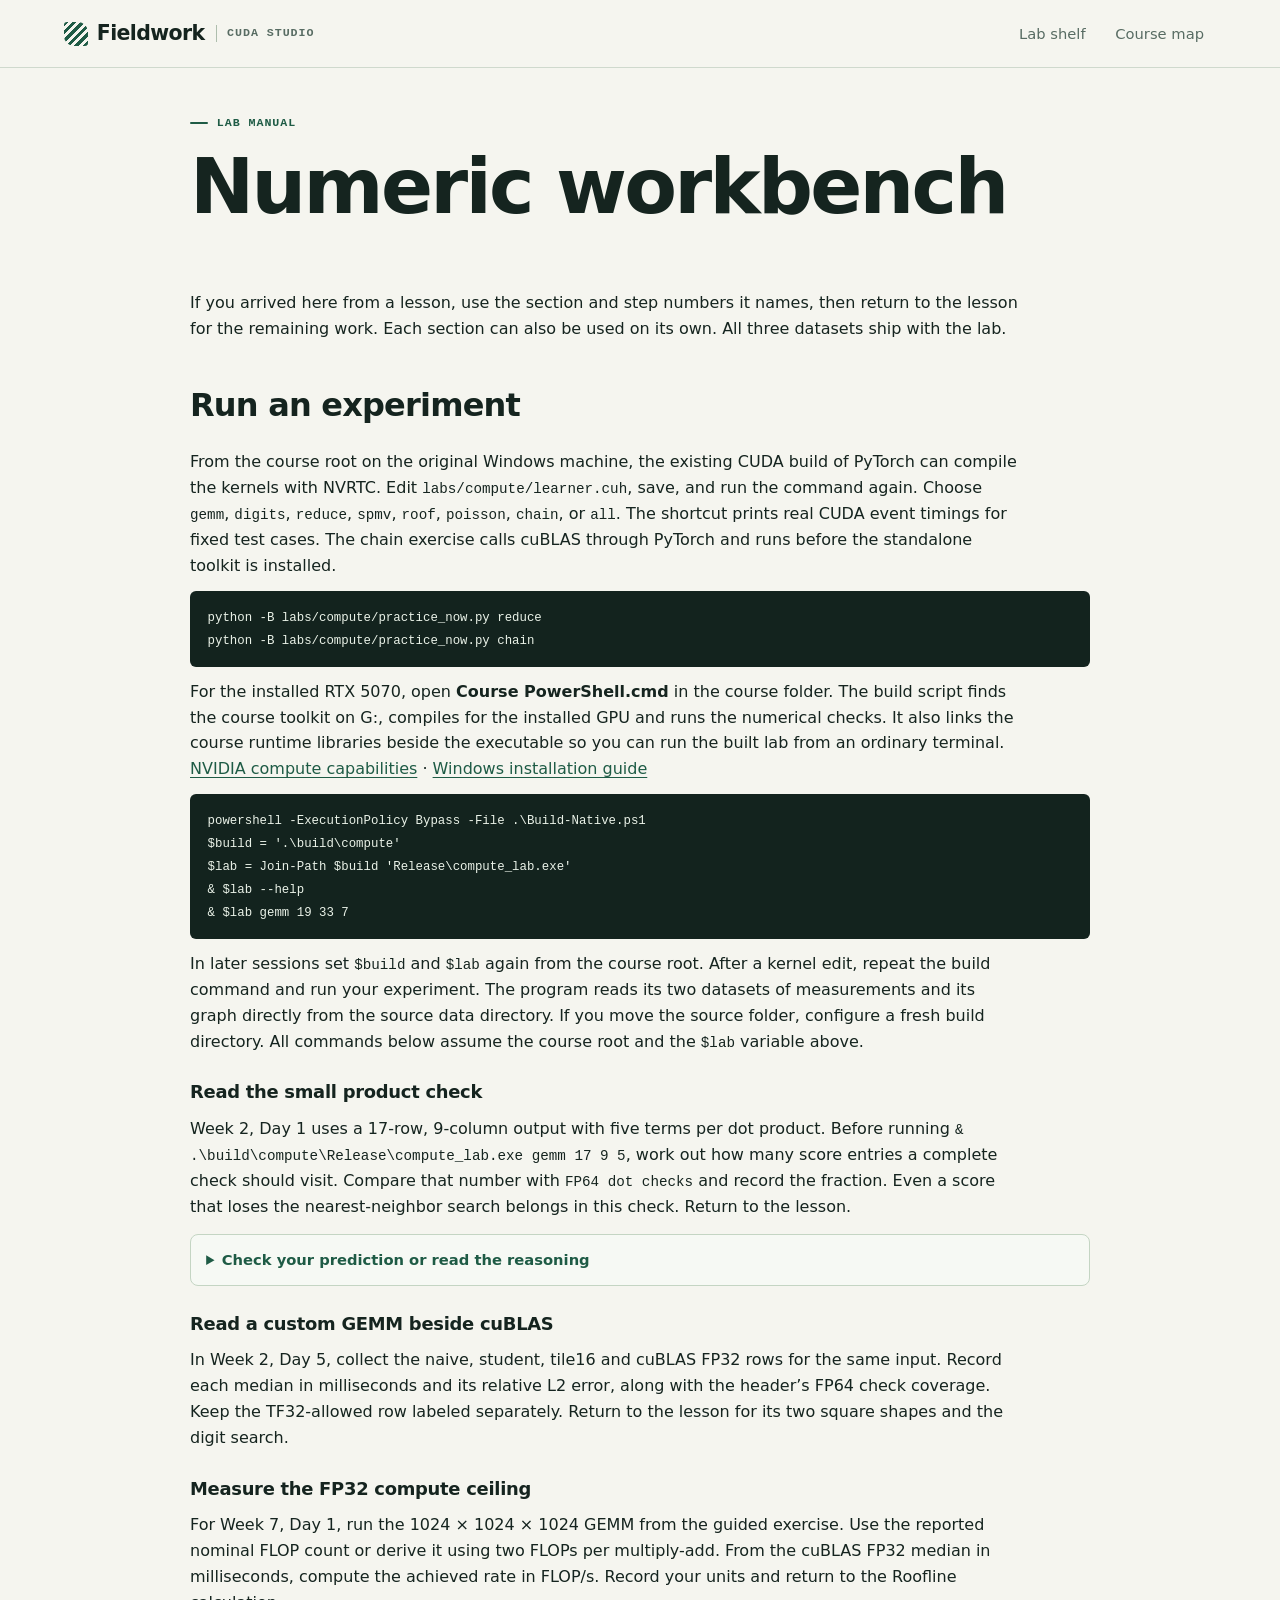
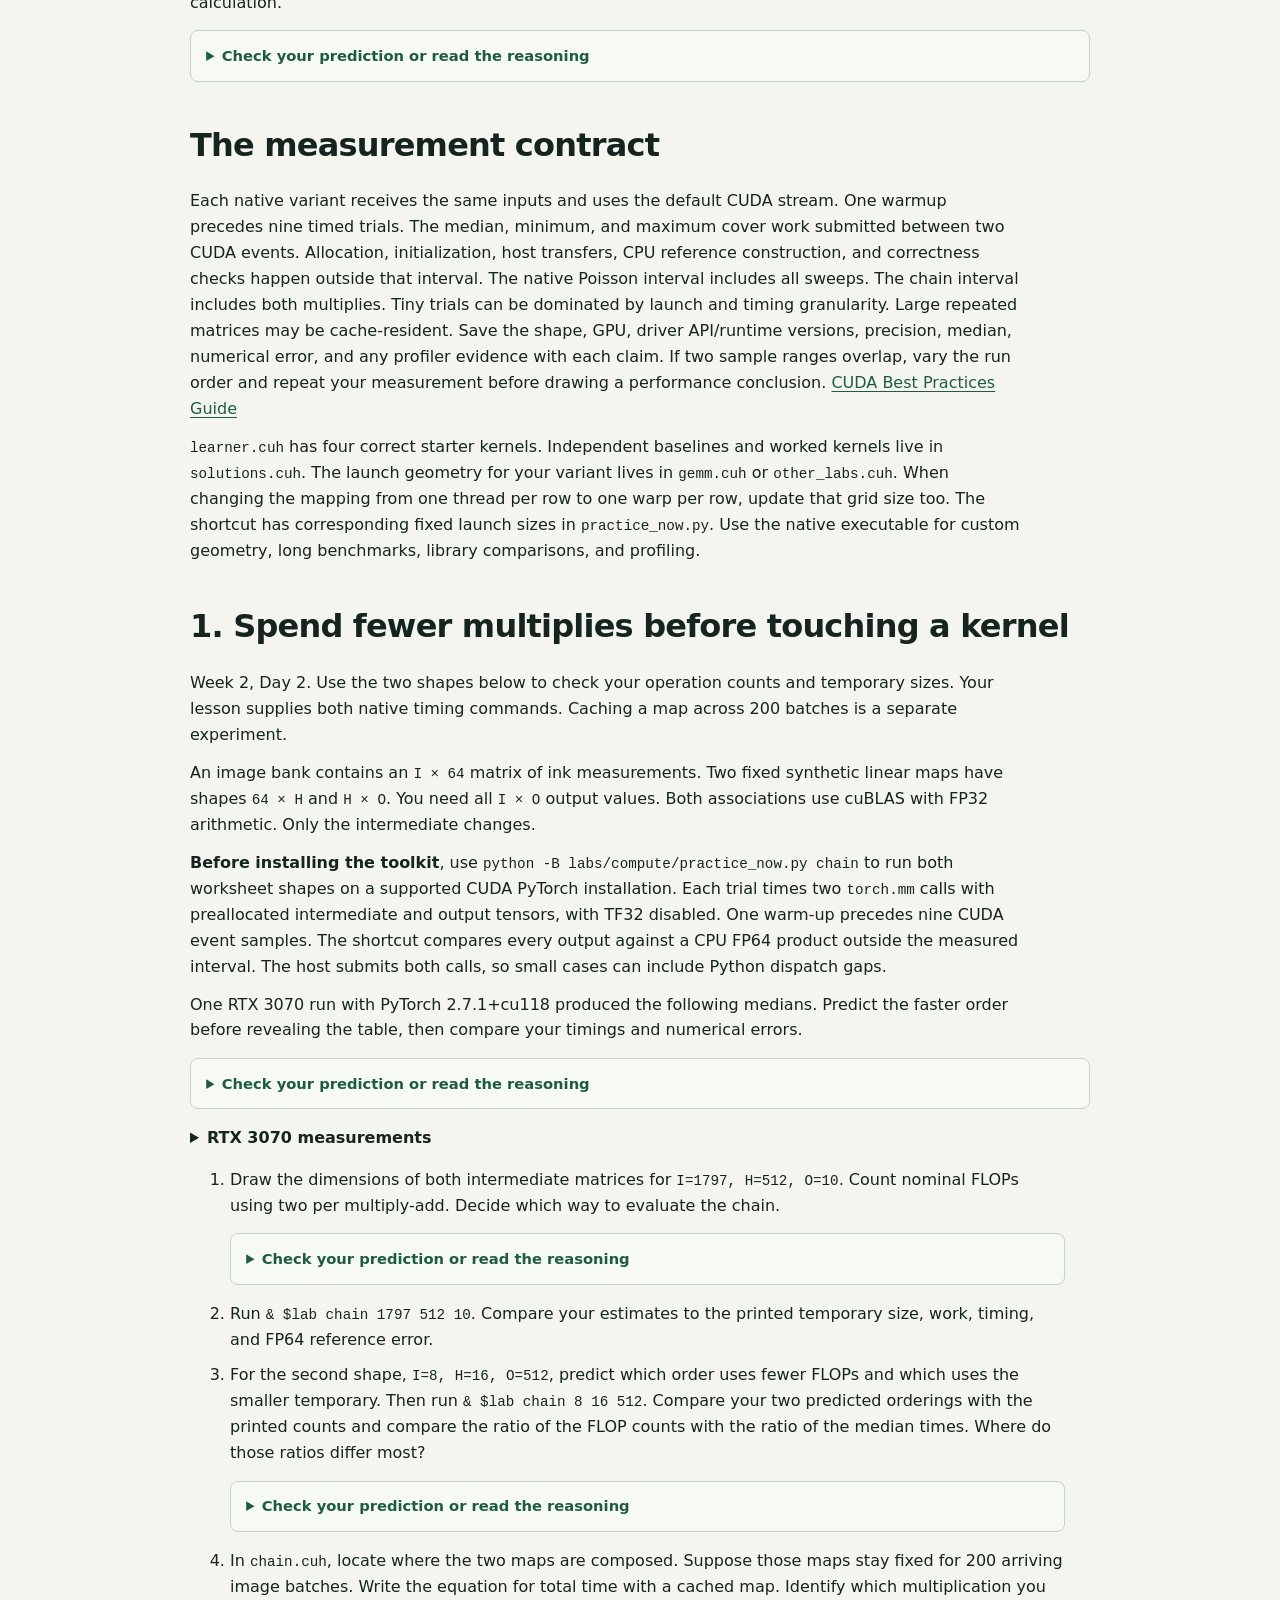
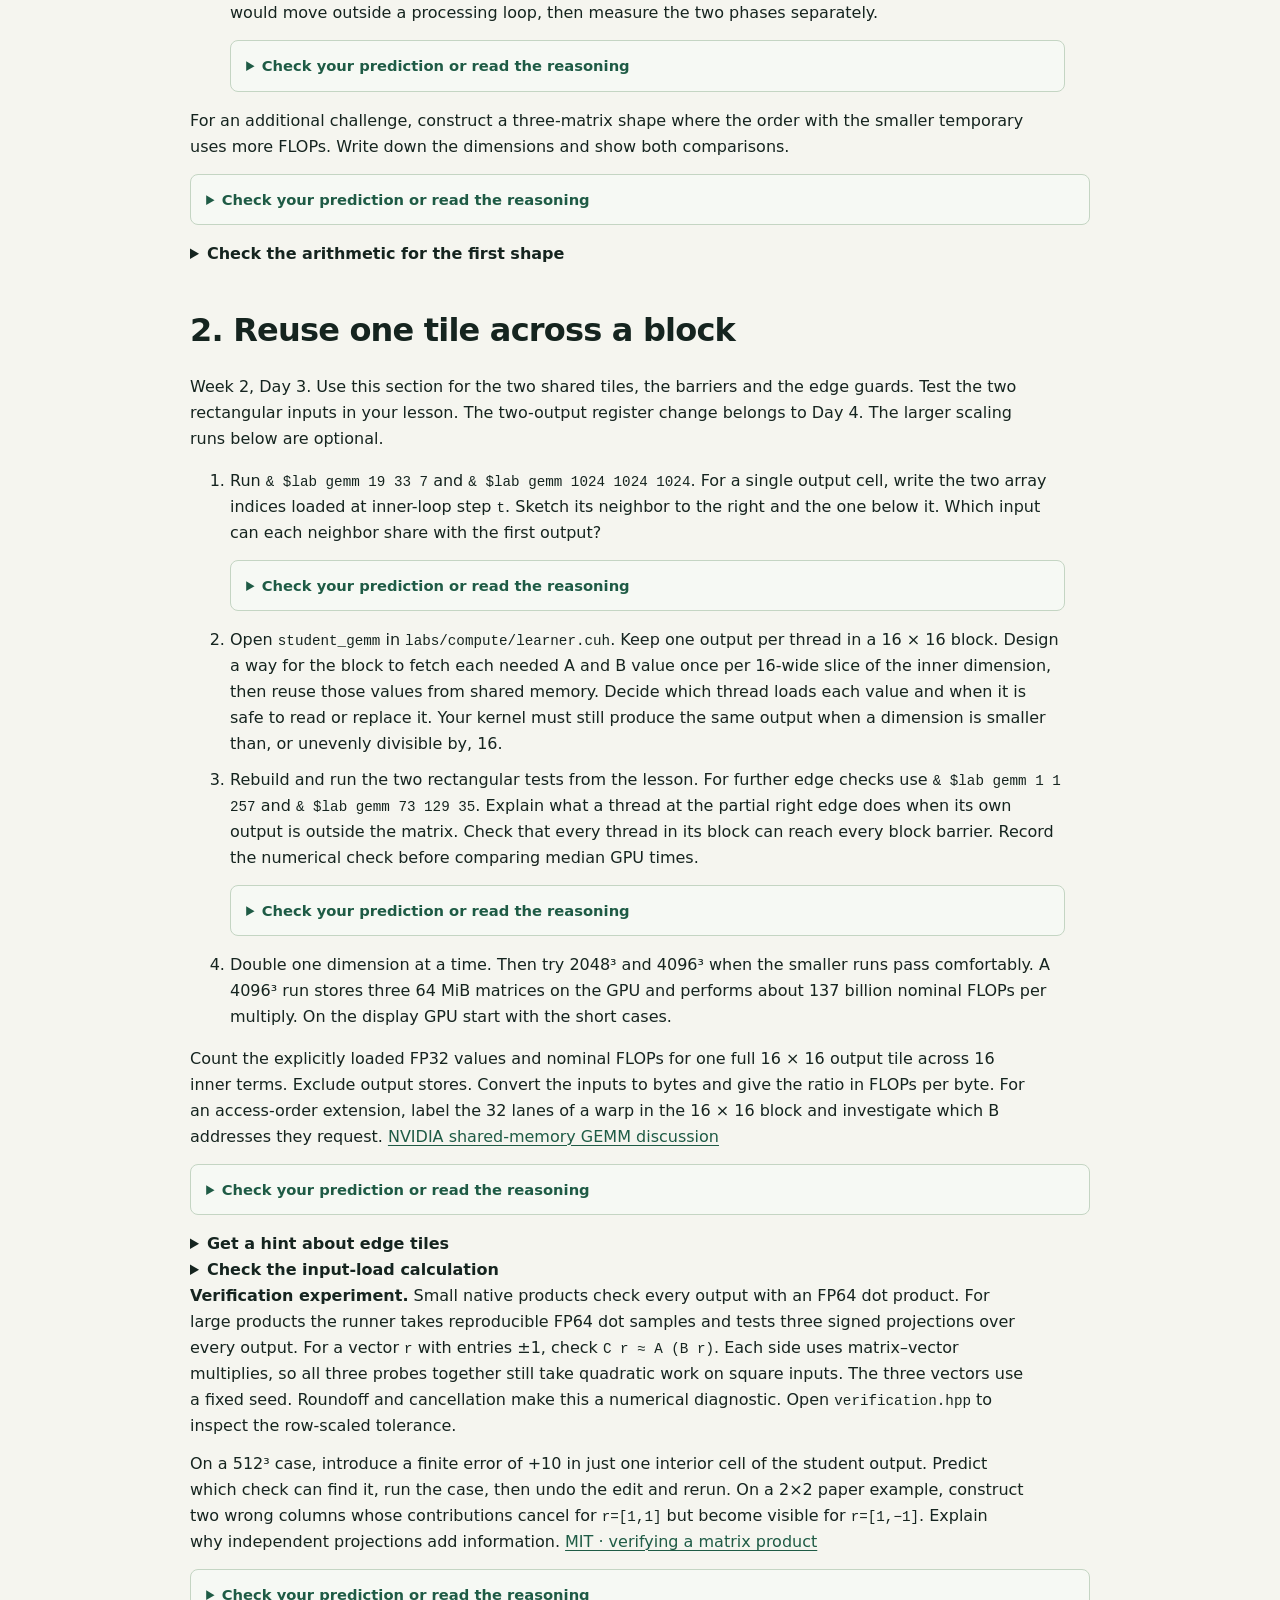
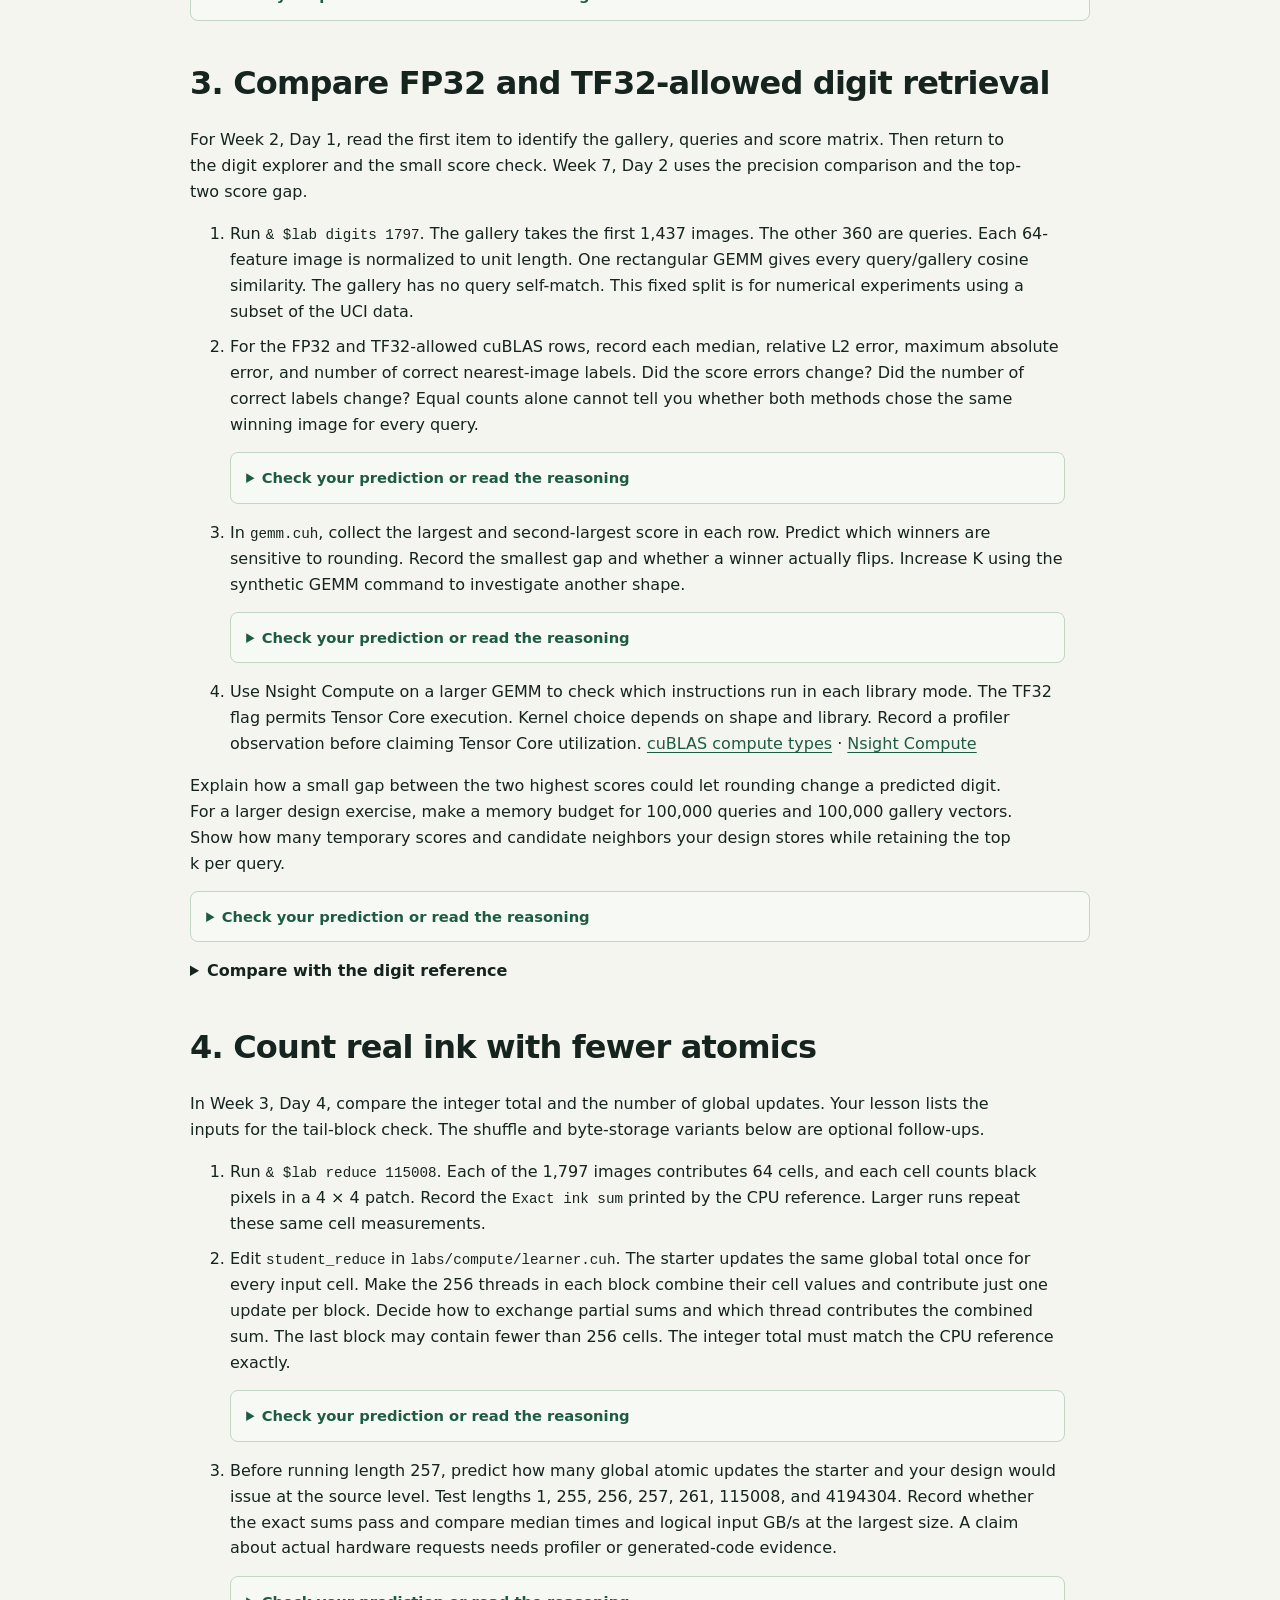
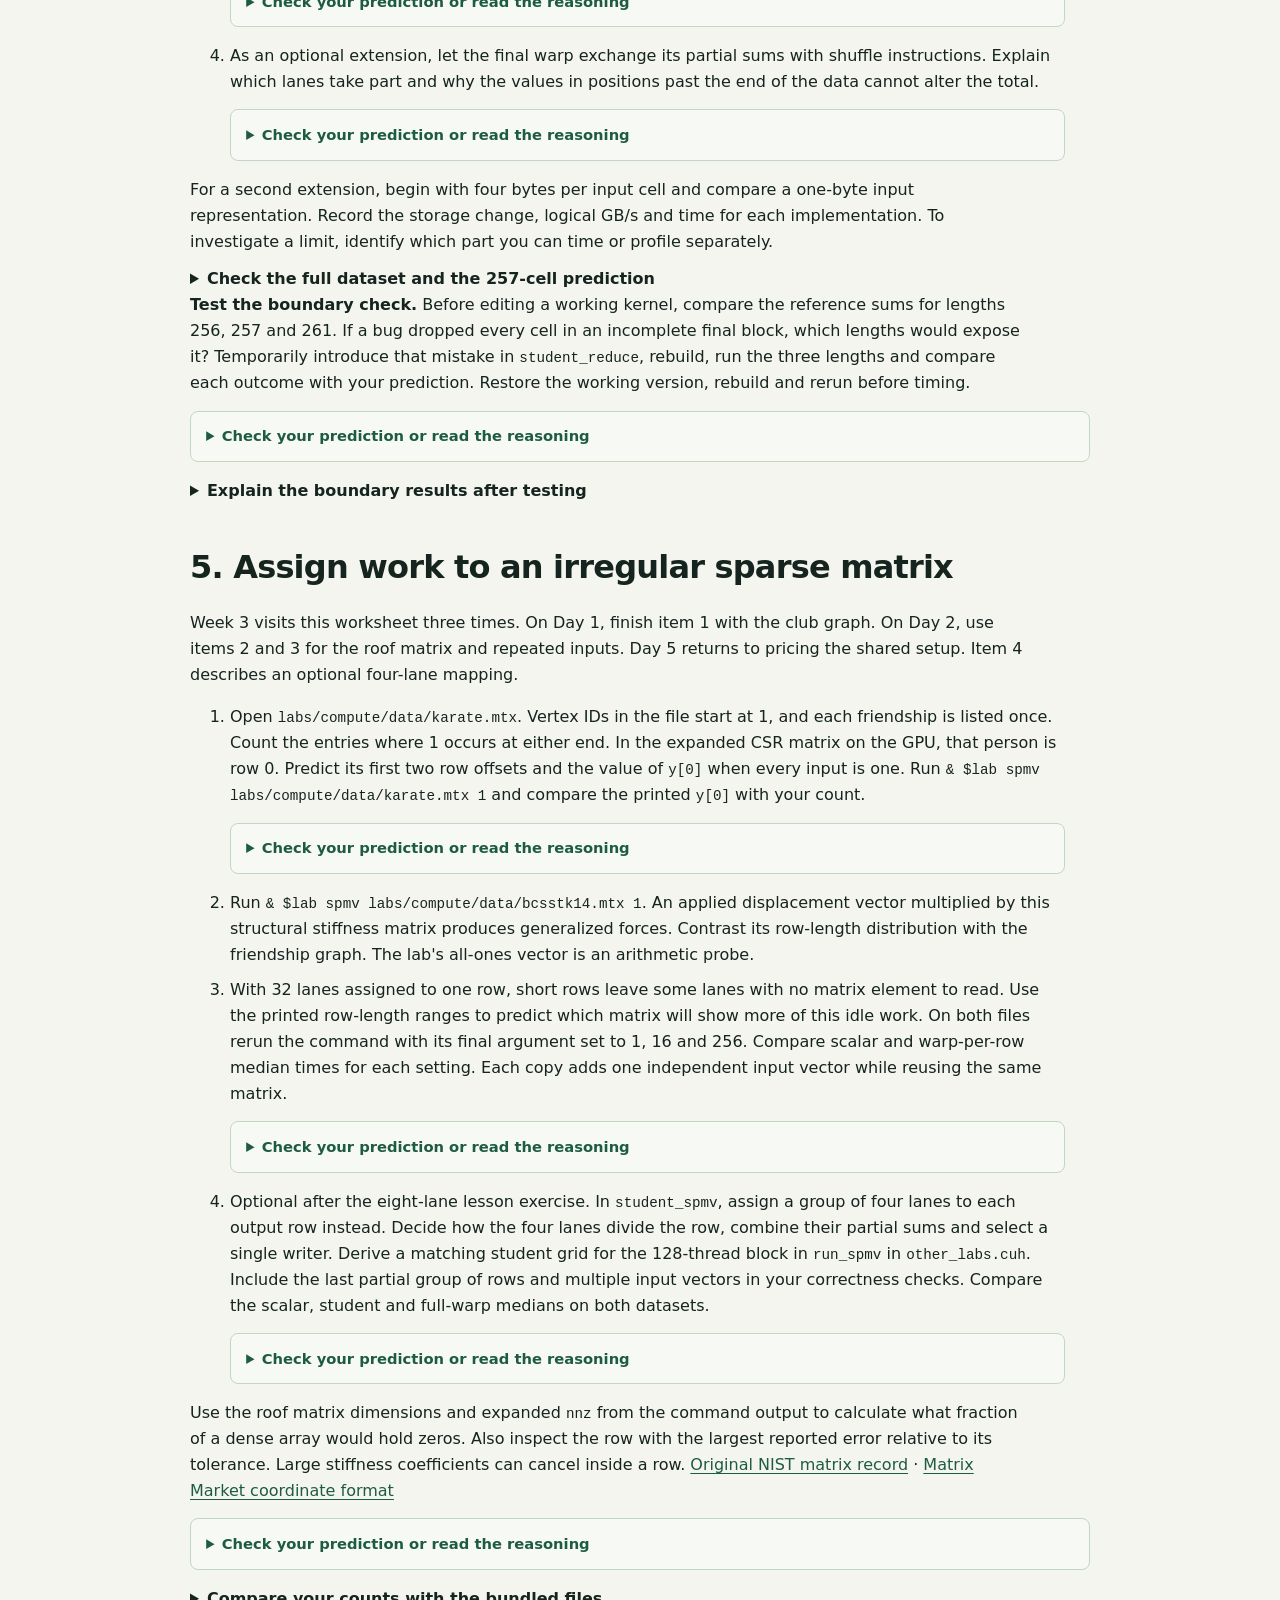
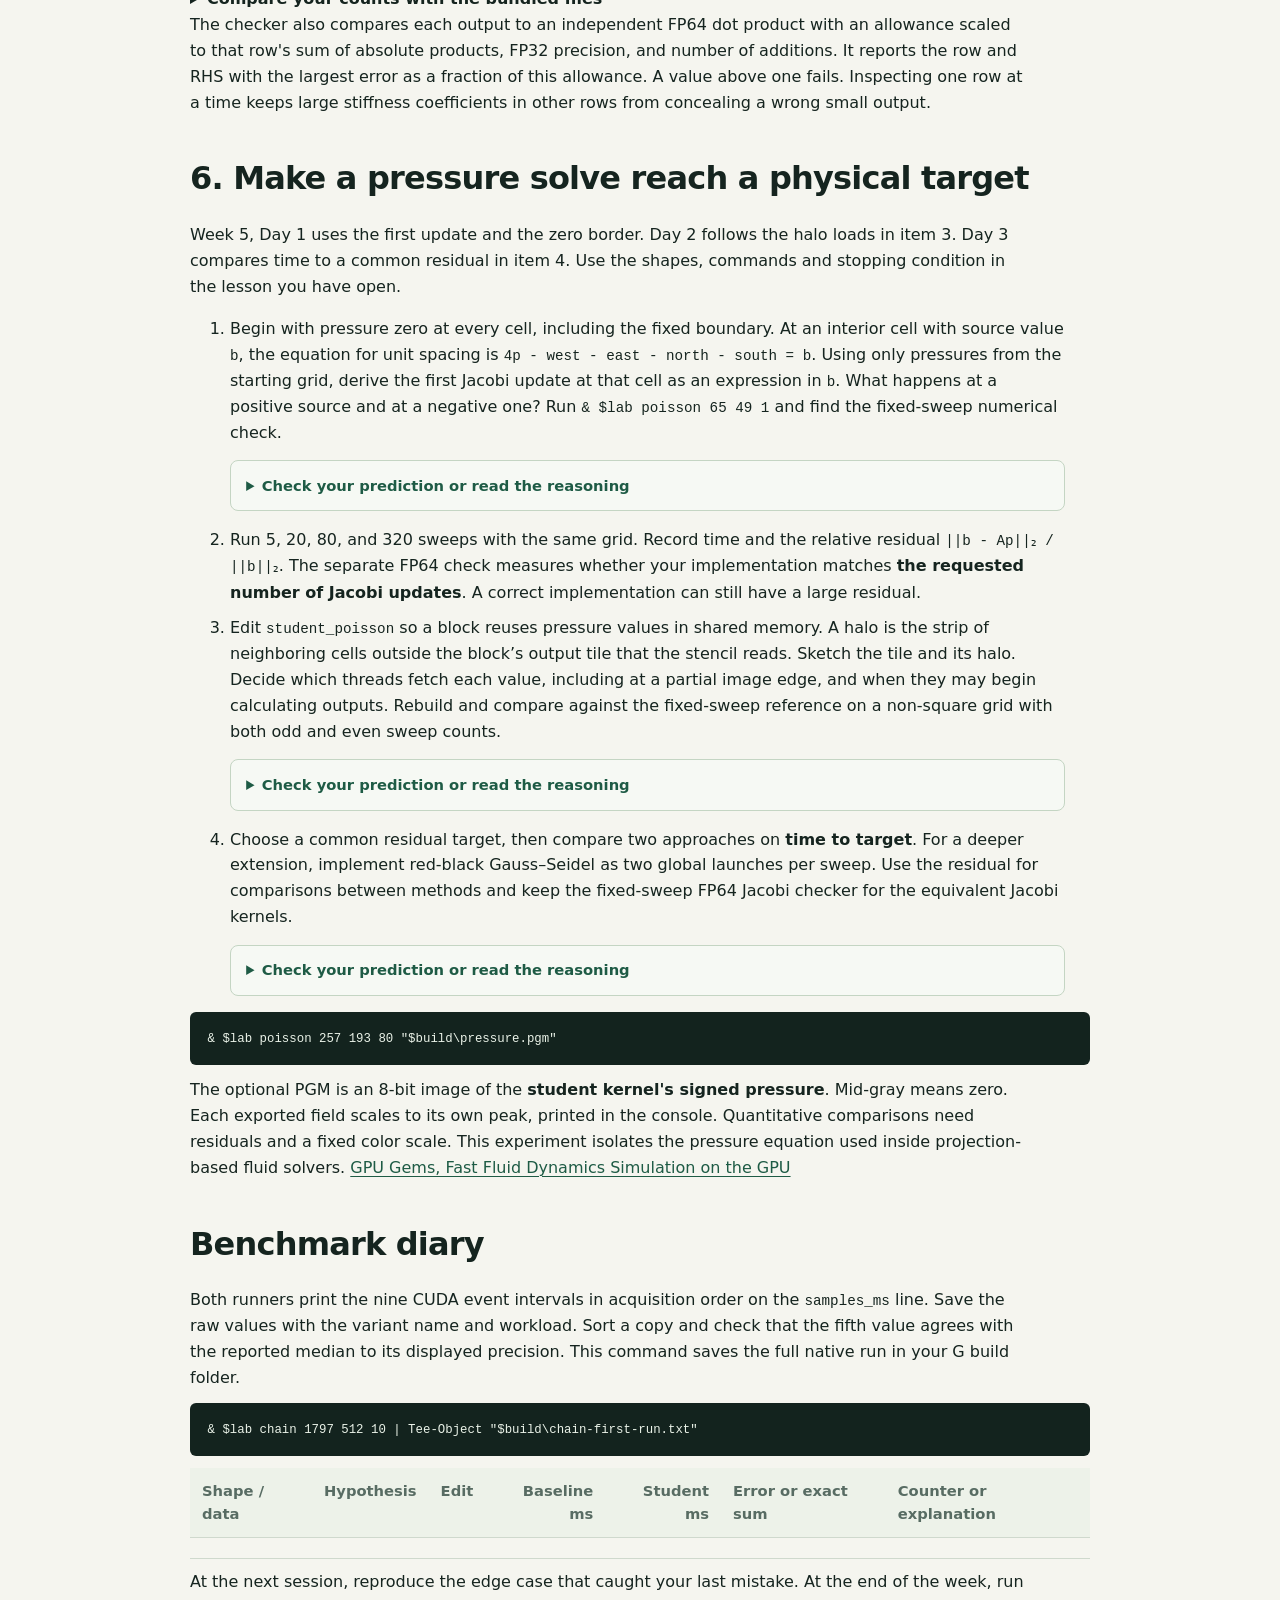
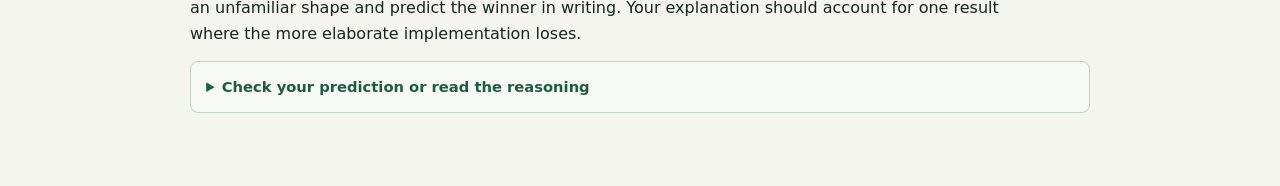
<file: labs/compute/README.html>
<!doctype html><html lang="en"><head><meta charset="utf-8"><meta name="viewport" content="width=device-width,initial-scale=1"><title>Numeric workbench · Fieldwork</title><link rel="stylesheet" href="../../studio/style.css"><style>main{max-width:900px}main p,main li{max-width:82ch}main h2{font-size:2rem;margin-top:1.4em}main h3{margin-top:1.5em}main img{display:block;max-width:100%;max-height:440px;border-radius:7px}main table{display:block;overflow-x:auto}main li{margin-bottom:.6em}main h1{font-size:clamp(2.8rem,6vw,5rem)}p code,li code{overflow-wrap:anywhere}</style><link rel="stylesheet" href="../../studio/prediction-check.css"><script defer src="../../studio/prediction-check.js"></script><script defer src="../../studio/predictions-labs.js"></script></head><body><header><a class="brand" href="../../index.html"><i class="brandmark"></i>Fieldwork<span>CUDA STUDIO</span></a><nav><a href="../../index.html#labs">Lab shelf</a><a href="../../index.html#course">Course map</a></nav></header><main><p class="kicker">Lab manual</p><h1>Numeric workbench</h1>
<p>If you arrived here from a lesson, use the section and step numbers it names, then return to the lesson for the remaining work. Each section can also be used on its own. All three datasets ship with the lab.</p>
<h2 id="run">Run an experiment</h2>
<p>From the course root on the original Windows machine, the existing CUDA build of PyTorch can compile the kernels with NVRTC. Edit <code>labs/compute/learner.cuh</code>, save, and run the command again. Choose <code>gemm</code>, <code>digits</code>, <code>reduce</code>, <code>spmv</code>, <code>roof</code>, <code>poisson</code>, <code>chain</code>, or <code>all</code>. The shortcut prints real CUDA event timings for fixed test cases. The chain exercise calls cuBLAS through PyTorch and runs before the standalone toolkit is installed.</p>
<pre><code class="language-powershell">python -B labs/compute/practice_now.py reduce
python -B labs/compute/practice_now.py chain
</code></pre>
<p>For the installed RTX 5070, open <b>Course PowerShell.cmd</b> in the course folder. The build script finds the course toolkit on G:, compiles for the installed GPU and runs the numerical checks. It also links the course runtime libraries beside the executable so you can run the built lab from an ordinary terminal. <a href="https://developer.nvidia.com/cuda/gpus">NVIDIA compute capabilities</a> · <a href="https://docs.nvidia.com/cuda/cuda-installation-guide-microsoft-windows/">Windows installation guide</a></p>
<pre><code class="language-powershell">powershell -ExecutionPolicy Bypass -File .\Build-Native.ps1
$build = '.\build\compute'
$lab = Join-Path $build 'Release\compute_lab.exe'
&amp; $lab --help
&amp; $lab gemm 19 33 7
</code></pre>
<p>In later sessions set <code>$build</code> and <code>$lab</code> again from the course root. After a kernel edit, repeat the build command and run your experiment. The program reads its two datasets of measurements and its graph directly from the source data directory. If you move the source folder, configure a fresh build directory. All commands below assume the course root and the <code>$lab</code> variable above.</p>
<h3 id="small-gemm">Read the small product check</h3>
<p id="check-dot-checks" data-lab-check="dot-checks">Week 2, Day 1 uses a 17-row, 9-column output with five terms per dot product. Before running <code>&amp; .\build\compute\Release\compute_lab.exe gemm 17 9 5</code>, work out how many score entries a complete check should visit. Compare that number with <code>FP64 dot checks</code> and record the fraction. Even a score that loses the nearest-neighbor search belongs in this check. Return to the lesson.</p>
<h3 id="compare-fp32">Read a custom GEMM beside cuBLAS</h3>
<p>In Week 2, Day 5, collect the naive, student, tile16 and cuBLAS FP32 rows for the same input. Record each median in milliseconds and its relative L2 error, along with the header’s FP64 check coverage. Keep the TF32-allowed row labeled separately. Return to the lesson for its two square shapes and the digit search.</p>
<h3 id="fp32-ceiling">Measure the FP32 compute ceiling</h3>
<p id="check-dense-rate" data-lab-check="dense-rate">For Week 7, Day 1, run the 1024 × 1024 × 1024 GEMM from the guided exercise. Use the reported nominal FLOP count or derive it using two FLOPs per multiply-add. From the cuBLAS FP32 median in milliseconds, compute the achieved rate in FLOP/s. Record your units and return to the Roofline calculation.</p>

<h2 id="timing">The measurement contract</h2>
<p>Each native variant receives the same inputs and uses the default CUDA stream. One warmup precedes nine timed trials. The median, minimum, and maximum cover work submitted between two CUDA events. Allocation, initialization, host transfers, CPU reference construction, and correctness checks happen outside that interval. The native Poisson interval includes all sweeps. The chain interval includes both multiplies. Tiny trials can be dominated by launch and timing granularity. Large repeated matrices may be cache-resident. Save the shape, GPU, driver API/runtime versions, precision, median, numerical error, and any profiler evidence with each claim. If two sample ranges overlap, vary the run order and repeat your measurement before drawing a performance conclusion. <a href="https://docs.nvidia.com/cuda/cuda-c-best-practices-guide/">CUDA Best Practices Guide</a></p>
<p><code>learner.cuh</code> has four correct starter kernels. Independent baselines and worked kernels live in <code>solutions.cuh</code>. The launch geometry for your variant lives in <code>gemm.cuh</code> or <code>other_labs.cuh</code>. When changing the mapping from one thread per row to one warp per row, update that grid size too. The shortcut has corresponding fixed launch sizes in <code>practice_now.py</code>. Use the native executable for custom geometry, long benchmarks, library comparisons, and profiling.</p>
<h2 id="matrix-chain">1. Spend fewer multiplies before touching a kernel</h2>
<p>Week 2, Day 2. Use the two shapes below to check your operation counts and temporary sizes. Your lesson supplies both native timing commands. Caching a map across 200 batches is a separate experiment.</p>
<p>An image bank contains an <code>I × 64</code> matrix of ink measurements. Two fixed synthetic linear maps have shapes <code>64 × H</code> and <code>H × O</code>. You need all <code>I × O</code> output values. Both associations use cuBLAS with FP32 arithmetic. Only the intermediate changes.</p>
<p><strong>Before installing the toolkit</strong>, use <code>python -B labs/compute/practice_now.py chain</code> to run both worksheet shapes on a supported CUDA PyTorch installation. Each trial times two <code>torch.mm</code> calls with preallocated intermediate and output tensors, with TF32 disabled. One warm-up precedes nine CUDA event samples. The shortcut compares every output against a CPU FP64 product outside the measured interval. The host submits both calls, so small cases can include Python dispatch gaps.</p>
<p id="check-chain-clock" data-lab-check="chain-clock">One RTX 3070 run with PyTorch 2.7.1+cu118 produced the following medians. Predict the faster order before revealing the table, then compare your timings and numerical errors.</p>
<details><summary>RTX 3070 measurements</summary>
<table>
<thead>
<tr>
<th>Images × hidden × outputs</th>
<th>Order</th>
<th style="text-align:right">Nominal FLOPs</th>
<th style="text-align:right">Temporary bytes</th>
<th style="text-align:right">GPU median (ms)</th>
<th style="text-align:right">Relative L2 error</th>
</tr>
</thead>
<tbody>
<tr>
<td>1797 × 512 × 10</td>
<td>(AB)C</td>
<td style="text-align:right">136,169,472</td>
<td style="text-align:right">3,680,256</td>
<td style="text-align:right">0.0430</td>
<td style="text-align:right">2.22e−7</td>
</tr>
<tr>
<td>1797 × 512 × 10</td>
<td>A(BC)</td>
<td style="text-align:right">2,955,520</td>
<td style="text-align:right">2,560</td>
<td style="text-align:right">0.0154</td>
<td style="text-align:right">1.79e−7</td>
</tr>
<tr>
<td>8 × 16 × 512</td>
<td>(AB)C</td>
<td style="text-align:right">147,456</td>
<td style="text-align:right">512</td>
<td style="text-align:right">0.0082</td>
<td style="text-align:right">9.78e−8</td>
</tr>
<tr>
<td>8 × 16 × 512</td>
<td>A(BC)</td>
<td style="text-align:right">1,572,864</td>
<td style="text-align:right">131,072</td>
<td style="text-align:right">0.0092</td>
<td style="text-align:right">1.06e−7</td>
</tr>
</tbody>
</table>
</details>
<ol>
<li id="check-chain-first" data-lab-check="chain-first">Draw the dimensions of both intermediate matrices for <code>I=1797, H=512, O=10</code>. Count nominal FLOPs using two per multiply-add. Decide which way to evaluate the chain.</li>
<li>Run <code>&amp; $lab chain 1797 512 10</code>. Compare your estimates to the printed temporary size, work, timing, and FP64 reference error.</li>
<li id="check-chain-second" data-lab-check="chain-second">For the second shape, <code>I=8, H=16, O=512</code>, predict which order uses fewer FLOPs and which uses the smaller temporary. Then run <code>&amp; $lab chain 8 16 512</code>. Compare your two predicted orderings with the printed counts and compare the ratio of the FLOP counts with the ratio of the median times. Where do those ratios differ most?</li>
<li id="check-chain-cache" data-lab-check="chain-cache">In <code>chain.cuh</code>, locate where the two maps are composed. Suppose those maps stay fixed for 200 arriving image batches. Write the equation for total time with a cached map. Identify which multiplication you would move outside a processing loop, then measure the two phases separately.</li>
</ol>
<p id="check-chain-shape" data-lab-check="chain-shape">For an additional challenge, construct a three-matrix shape where the order with the smaller temporary uses more FLOPs. Write down the dimensions and show both comparisons.</p>
<details><summary>Check the arithmetic for the first shape</summary>
<p>For 1,797 images, the left association uses 136,169,472 nominal FLOPs and a 3,680,256-byte temporary. The right uses 2,955,520 FLOPs and a 2,560-byte temporary. The arithmetic ratio is about 46 to 1. The table above gives one measured time ratio. Launch costs and GPU utilization depend on the shapes. Reassociation also requires both maps to be linear when applied in sequence. Inserting a nonlinear activation between them would change this problem.</p>
</details>
<h2 id="tiled-gemm">2. Reuse one tile across a block</h2>
<p>Week 2, Day 3. Use this section for the two shared tiles, the barriers and the edge guards. Test the two rectangular inputs in your lesson. The two-output register change belongs to Day 4. The larger scaling runs below are optional.</p>
<ol>
<li id="check-tile-share" data-lab-check="tile-share">Run <code>&amp; $lab gemm 19 33 7</code> and <code>&amp; $lab gemm 1024 1024 1024</code>. For a single output cell, write the two array indices loaded at inner-loop step <code>t</code>. Sketch its neighbor to the right and the one below it. Which input can each neighbor share with the first output?</li>
<li>Open <code>student_gemm</code> in <code>labs/compute/learner.cuh</code>. Keep one output per thread in a 16 × 16 block. Design a way for the block to fetch each needed A and B value once per 16-wide slice of the inner dimension, then reuse those values from shared memory. Decide which thread loads each value and when it is safe to read or replace it. Your kernel must still produce the same output when a dimension is smaller than, or unevenly divisible by, 16.</li>
<li id="check-tile-edge" data-lab-check="tile-edge">Rebuild and run the two rectangular tests from the lesson. For further edge checks use <code>&amp; $lab gemm 1 1 257</code> and <code>&amp; $lab gemm 73 129 35</code>. Explain what a thread at the partial right edge does when its own output is outside the matrix. Check that every thread in its block can reach every block barrier. Record the numerical check before comparing median GPU times.</li>
<li>Double one dimension at a time. Then try 2048³ and 4096³ when the smaller runs pass comfortably. A 4096³ run stores three 64 MiB matrices on the GPU and performs about 137 billion nominal FLOPs per multiply. On the display GPU start with the short cases.</li>
</ol>
<p id="check-tile-traffic" data-lab-check="tile-traffic">Count the explicitly loaded FP32 values and nominal FLOPs for one full 16 × 16 output tile across 16 inner terms. Exclude output stores. Convert the inputs to bytes and give the ratio in FLOPs per byte. For an access-order extension, label the 32 lanes of a warp in the 16 × 16 block and investigate which B addresses they request. <a href="https://docs.nvidia.com/cuda/cuda-c-best-practices-guide/#shared-memory-in-matrix-multiplication-c-ab">NVIDIA shared-memory GEMM discussion</a></p>
<details><summary>Get a hint about edge tiles</summary>
<p>Draw separately the A values a block needs, the B values it needs, and the output cells it will store. A thread at the edge can still be needed for a cooperative load. Decide what value an unavailable input should contribute to a dot product.</p>
</details>
<details><summary>Check the input-load calculation</summary>
<p>For this full inner tile the block loads 256 values from A and 256 from B. Those 512 floats occupy 2,048 bytes. The 256 outputs each accumulate 16 products, for 8,192 nominal FLOPs, or 4 FLOPs per input byte. Caches, sector transactions and output stores can change the traffic measured at the DRAM interface.</p>
</details>
<p><strong>Verification experiment.</strong> Small native products check every output with an FP64 dot product. For large products the runner takes reproducible FP64 dot samples and tests three signed projections over every output. For a vector <code>r</code> with entries ±1, check <code>C r ≈ A (B r)</code>. Each side uses matrix–vector multiplies, so all three probes together still take quadratic work on square inputs. The three vectors use a fixed seed. Roundoff and cancellation make this a numerical diagnostic. Open <code>verification.hpp</code> to inspect the row-scaled tolerance.</p>
<p id="check-matrix-check" data-lab-check="matrix-check">On a 512³ case, introduce a finite error of +10 in just one interior cell of the student output. Predict which check can find it, run the case, then undo the edit and rerun. On a 2×2 paper example, construct two wrong columns whose contributions cancel for <code>r=[1,1]</code> but become visible for <code>r=[1,−1]</code>. Explain why independent projections add information. <a href="https://courses.csail.mit.edu/6.856/17/Notes/n11-fingerprint.html">MIT · verifying a matrix product</a></p>
<h2 id="digit-retrieval">3. Compare FP32 and TF32-allowed digit retrieval</h2>
<p>For Week 2, Day 1, read the first item to identify the gallery, queries and score matrix. Then return to the digit explorer and the small score check. Week 7, Day 2 uses the precision comparison and the top-two score gap.</p>
<ol>
<li>Run <code>&amp; $lab digits 1797</code>. The gallery takes the first 1,437 images. The other 360 are queries. Each 64-feature image is normalized to unit length. One rectangular GEMM gives every query/gallery cosine similarity. The gallery has no query self-match. This fixed split is for numerical experiments using a subset of the UCI data.</li>
<li id="check-numeric-precision" data-lab-check="numeric-precision">For the FP32 and TF32-allowed cuBLAS rows, record each median, relative L2 error, maximum absolute error, and number of correct nearest-image labels. Did the score errors change? Did the number of correct labels change? Equal counts alone cannot tell you whether both methods chose the same winning image for every query.</li>
<li id="check-digit-margin" data-lab-check="digit-margin">In <code>gemm.cuh</code>, collect the largest and second-largest score in each row. Predict which winners are sensitive to rounding. Record the smallest gap and whether a winner actually flips. Increase K using the synthetic GEMM command to investigate another shape.</li>
<li>Use Nsight Compute on a larger GEMM to check which instructions run in each library mode. The TF32 flag permits Tensor Core execution. Kernel choice depends on shape and library. Record a profiler observation before claiming Tensor Core utilization. <a href="https://docs.nvidia.com/cuda/cublas/#cublascomputetype-t">cuBLAS compute types</a> · <a href="https://docs.nvidia.com/nsight-compute/">Nsight Compute</a></li>
</ol>
<p id="check-digit-budget" data-lab-check="digit-budget">Explain how a small gap between the two highest scores could let rounding change a predicted digit. For a larger design exercise, make a memory budget for 100,000 queries and 100,000 gallery vectors. Show how many temporary scores and candidate neighbors your design stores while retaining the top k per query.</p>
<details><summary>Compare with the digit reference</summary>
<p>For the bundled split, a CPU FP64 calculation yields 343 correct digit labels among the 360 queries. The scores being compared are cosine similarities. Numerical correctness and recognition accuracy answer different questions.</p>
</details>
<h2 id="ink-reduction">4. Count real ink with fewer atomics</h2>
<p>In Week 3, Day 4, compare the integer total and the number of global updates. Your lesson lists the inputs for the tail-block check. The shuffle and byte-storage variants below are optional follow-ups.</p>
<ol>
<li>Run <code>&amp; $lab reduce 115008</code>. Each of the 1,797 images contributes 64 cells, and each cell counts black pixels in a 4 × 4 patch. Record the <code>Exact ink sum</code> printed by the CPU reference. Larger runs repeat these same cell measurements.</li>
<li id="check-ink-combine" data-lab-check="ink-combine">Edit <code>student_reduce</code> in <code>labs/compute/learner.cuh</code>. The starter updates the same global total once for every input cell. Make the 256 threads in each block combine their cell values and contribute just one update per block. Decide how to exchange partial sums and which thread contributes the combined sum. The last block may contain fewer than 256 cells. The integer total must match the CPU reference exactly.</li>
<li id="check-ink-atomics" data-lab-check="ink-atomics">Before running length 257, predict how many global atomic updates the starter and your design would issue at the source level. Test lengths 1, 255, 256, 257, 261, 115008, and 4194304. Record whether the exact sums pass and compare median times and logical input GB/s at the largest size. A claim about actual hardware requests needs profiler or generated-code evidence.</li>
<li id="check-ink-warp" data-lab-check="ink-warp">As an optional extension, let the final warp exchange its partial sums with shuffle instructions. Explain which lanes take part and why the values in positions past the end of the data cannot alter the total.</li>
</ol>
<p>For a second extension, begin with four bytes per input cell and compare a one-byte input representation. Record the storage change, logical GB/s and time for each implementation. To investigate a limit, identify which part you can time or profile separately.</p>
<details><summary>Check the full dataset and the 257-cell prediction</summary>
<p>The 115,008 cells sum to 561,718. At length 257 the starter issues 257 source-level atomic updates. With one update per block of 256 threads, the first block and the partial final block each contribute once.</p>
</details>
<p id="check-ink-tail" data-lab-check="ink-tail"><strong>Test the boundary check.</strong> Before editing a working kernel, compare the reference sums for lengths 256, 257 and 261. If a bug dropped every cell in an incomplete final block, which lengths would expose it? Temporarily introduce that mistake in <code>student_reduce</code>, rebuild, run the three lengths and compare each outcome with your prediction. Restore the working version, rebuild and rerun before timing.</p>
<details><summary>Explain the boundary results after testing</summary>
<p>The first 256 cells sum to 1,218. The next five values are <code>[0,0,0,1,11]</code>. At 257, dropping the last block still gives the correct sum by coincidence. At 261 the correct sum is 1,230, so the same mistake now fails.</p>
</details>
<h2 id="sparse-matrix">5. Assign work to an irregular sparse matrix</h2>
<p>Week 3 visits this worksheet three times. On Day 1, finish item 1 with the club graph. On Day 2, use items 2 and 3 for the roof matrix and repeated inputs. Day 5 returns to pricing the shared setup. Item 4 describes an optional four-lane mapping.</p>
<ol>
<li id="check-csr-first" data-lab-check="csr-first">Open <code>labs/compute/data/karate.mtx</code>. Vertex IDs in the file start at 1, and each friendship is listed once. Count the entries where 1 occurs at either end. In the expanded CSR matrix on the GPU, that person is row 0. Predict its first two row offsets and the value of <code>y[0]</code> when every input is one. Run <code>&amp; $lab spmv labs/compute/data/karate.mtx 1</code> and compare the printed <code>y[0]</code> with your count.</li>
<li>Run <code>&amp; $lab spmv labs/compute/data/bcsstk14.mtx 1</code>. An applied displacement vector multiplied by this structural stiffness matrix produces generalized forces. Contrast its row-length distribution with the friendship graph. The lab's all-ones vector is an arithmetic probe.</li>
<li id="check-csr-lanes" data-lab-check="csr-lanes">With 32 lanes assigned to one row, short rows leave some lanes with no matrix element to read. Use the printed row-length ranges to predict which matrix will show more of this idle work. On both files rerun the command with its final argument set to 1, 16 and 256. Compare scalar and warp-per-row median times for each setting. Each copy adds one independent input vector while reusing the same matrix.</li>
<li id="check-csr-four" data-lab-check="csr-four">Optional after the eight-lane lesson exercise. In <code>student_spmv</code>, assign a group of four lanes to each output row instead. Decide how the four lanes divide the row, combine their partial sums and select a single writer. Derive a matching student grid for the 128-thread block in <code>run_spmv</code> in <code>other_labs.cuh</code>. Include the last partial group of rows and multiple input vectors in your correctness checks. Compare the scalar, student and full-warp medians on both datasets.</li>
</ol>
<p id="check-csr-density" data-lab-check="csr-density">Use the roof matrix dimensions and expanded <code>nnz</code> from the command output to calculate what fraction of a dense array would hold zeros. Also inspect the row with the largest reported error relative to its tolerance. Large stiffness coefficients can cancel inside a row. <a href="https://math.nist.gov/MatrixMarket/data/Harwell-Boeing/bcsstruc2/bcsstk14.html">Original NIST matrix record</a> · <a href="https://math.nist.gov/MatrixMarket/formats.html">Matrix Market coordinate format</a></p>
<details><summary>Compare your counts with the bundled files</summary>
<p>For the club graph, vertex 1 has degree 16. The first two CSR offsets are 0 and 16. There are 34 rows and 156 expanded entries. Row lengths have minimum 1, median 3 and maximum 17. For the roof matrix there are 1,806 rows and 63,454 expanded entries, with row lengths of 1, 37 and 48 at the same three summary points.</p>
</details>
<p>The checker also compares each output to an independent FP64 dot product with an allowance scaled to that row's sum of absolute products, FP32 precision, and number of additions. It reports the row and RHS with the largest error as a fraction of this allowance. A value above one fails. Inspecting one row at a time keeps large stiffness coefficients in other rows from concealing a wrong small output.</p>
<h2 id="pressure-target">6. Make a pressure solve reach a physical target</h2>
<p>Week 5, Day 1 uses the first update and the zero border. Day 2 follows the halo loads in item 3. Day 3 compares time to a common residual in item 4. Use the shapes, commands and stopping condition in the lesson you have open.</p>
<ol>
<li id="check-jacobi-zero" data-lab-check="jacobi-zero">Begin with pressure zero at every cell, including the fixed boundary. At an interior cell with source value <code>b</code>, the equation for unit spacing is <code>4p - west - east - north - south = b</code>. Using only pressures from the starting grid, derive the first Jacobi update at that cell as an expression in <code>b</code>. What happens at a positive source and at a negative one? Run <code>&amp; $lab poisson 65 49 1</code> and find the fixed-sweep numerical check.</li>
<li>Run 5, 20, 80, and 320 sweeps with the same grid. Record time and the relative residual <code>||b - Ap||₂ / ||b||₂</code>. The separate FP64 check measures whether your implementation matches <strong>the requested number of Jacobi updates</strong>. A correct implementation can still have a large residual.</li>
<li id="check-jacobi-edge" data-lab-check="jacobi-edge">Edit <code>student_poisson</code> so a block reuses pressure values in shared memory. A halo is the strip of neighboring cells outside the block’s output tile that the stencil reads. Sketch the tile and its halo. Decide which threads fetch each value, including at a partial image edge, and when they may begin calculating outputs. Rebuild and compare against the fixed-sweep reference on a non-square grid with both odd and even sweep counts.</li>
<li id="check-numeric-pressure" data-lab-check="numeric-pressure">Choose a common residual target, then compare two approaches on <strong>time to target</strong>. For a deeper extension, implement red-black Gauss–Seidel as two global launches per sweep. Use the residual for comparisons between methods and keep the fixed-sweep FP64 Jacobi checker for the equivalent Jacobi kernels.</li>
</ol>
<pre><code class="language-powershell">&amp; $lab poisson 257 193 80 &quot;$build\pressure.pgm&quot;
</code></pre>
<p>The optional PGM is an 8-bit image of the <strong>student kernel's signed pressure</strong>. Mid-gray means zero. Each exported field scales to its own peak, printed in the console. Quantitative comparisons need residuals and a fixed color scale. This experiment isolates the pressure equation used inside projection-based fluid solvers. <a href="https://developer.nvidia.com/gpugems/gpugems/part-vi-beyond-triangles/chapter-38-fast-fluid-dynamics-simulation-gpu">GPU Gems, Fast Fluid Dynamics Simulation on the GPU</a></p>
<h2 id="benchmark-diary">Benchmark diary</h2>
<p>Both runners print the nine CUDA event intervals in acquisition order on the <code>samples_ms</code> line. Save the raw values with the variant name and workload. Sort a copy and check that the fifth value agrees with the reported median to its displayed precision. This command saves the full native run in your G build folder.</p>
<pre><code class="language-powershell">&amp; $lab chain 1797 512 10 | Tee-Object &quot;$build\chain-first-run.txt&quot;
</code></pre>
<table>
<thead>
<tr>
<th>Shape / data</th>
<th>Hypothesis</th>
<th>Edit</th>
<th style="text-align:right">Baseline ms</th>
<th style="text-align:right">Student ms</th>
<th>Error or exact sum</th>
<th>Counter or explanation</th>
</tr>
</thead>
<tbody>
<tr>
<td></td>
<td></td>
<td></td>
<td style="text-align:right"></td>
<td style="text-align:right"></td>
<td></td>
<td></td>
</tr>
</tbody>
</table>
<p id="check-new-shape" data-lab-check="new-shape">At the next session, reproduce the edge case that caught your last mistake. At the end of the week, run an unfamiliar shape and predict the winner in writing. Your explanation should account for one result where the more elaborate implementation loses.</p></main></body></html>
</file>
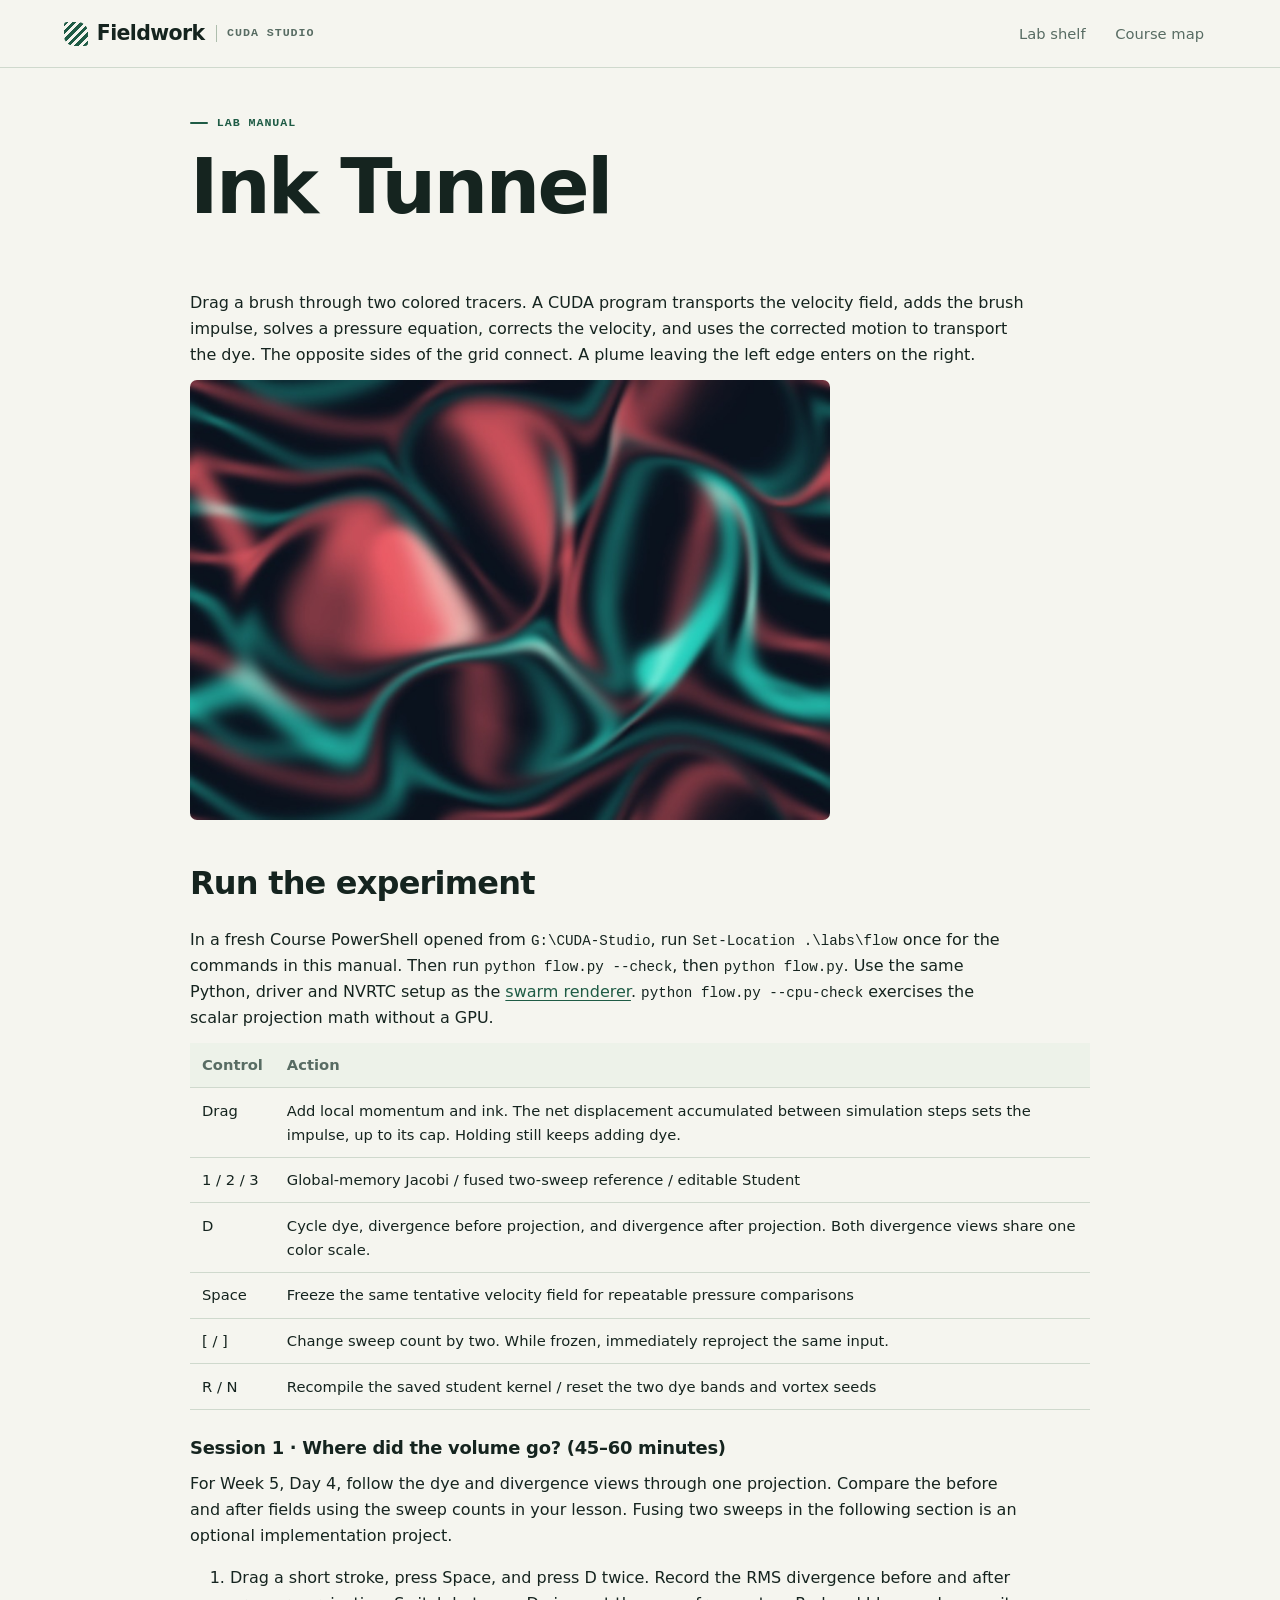
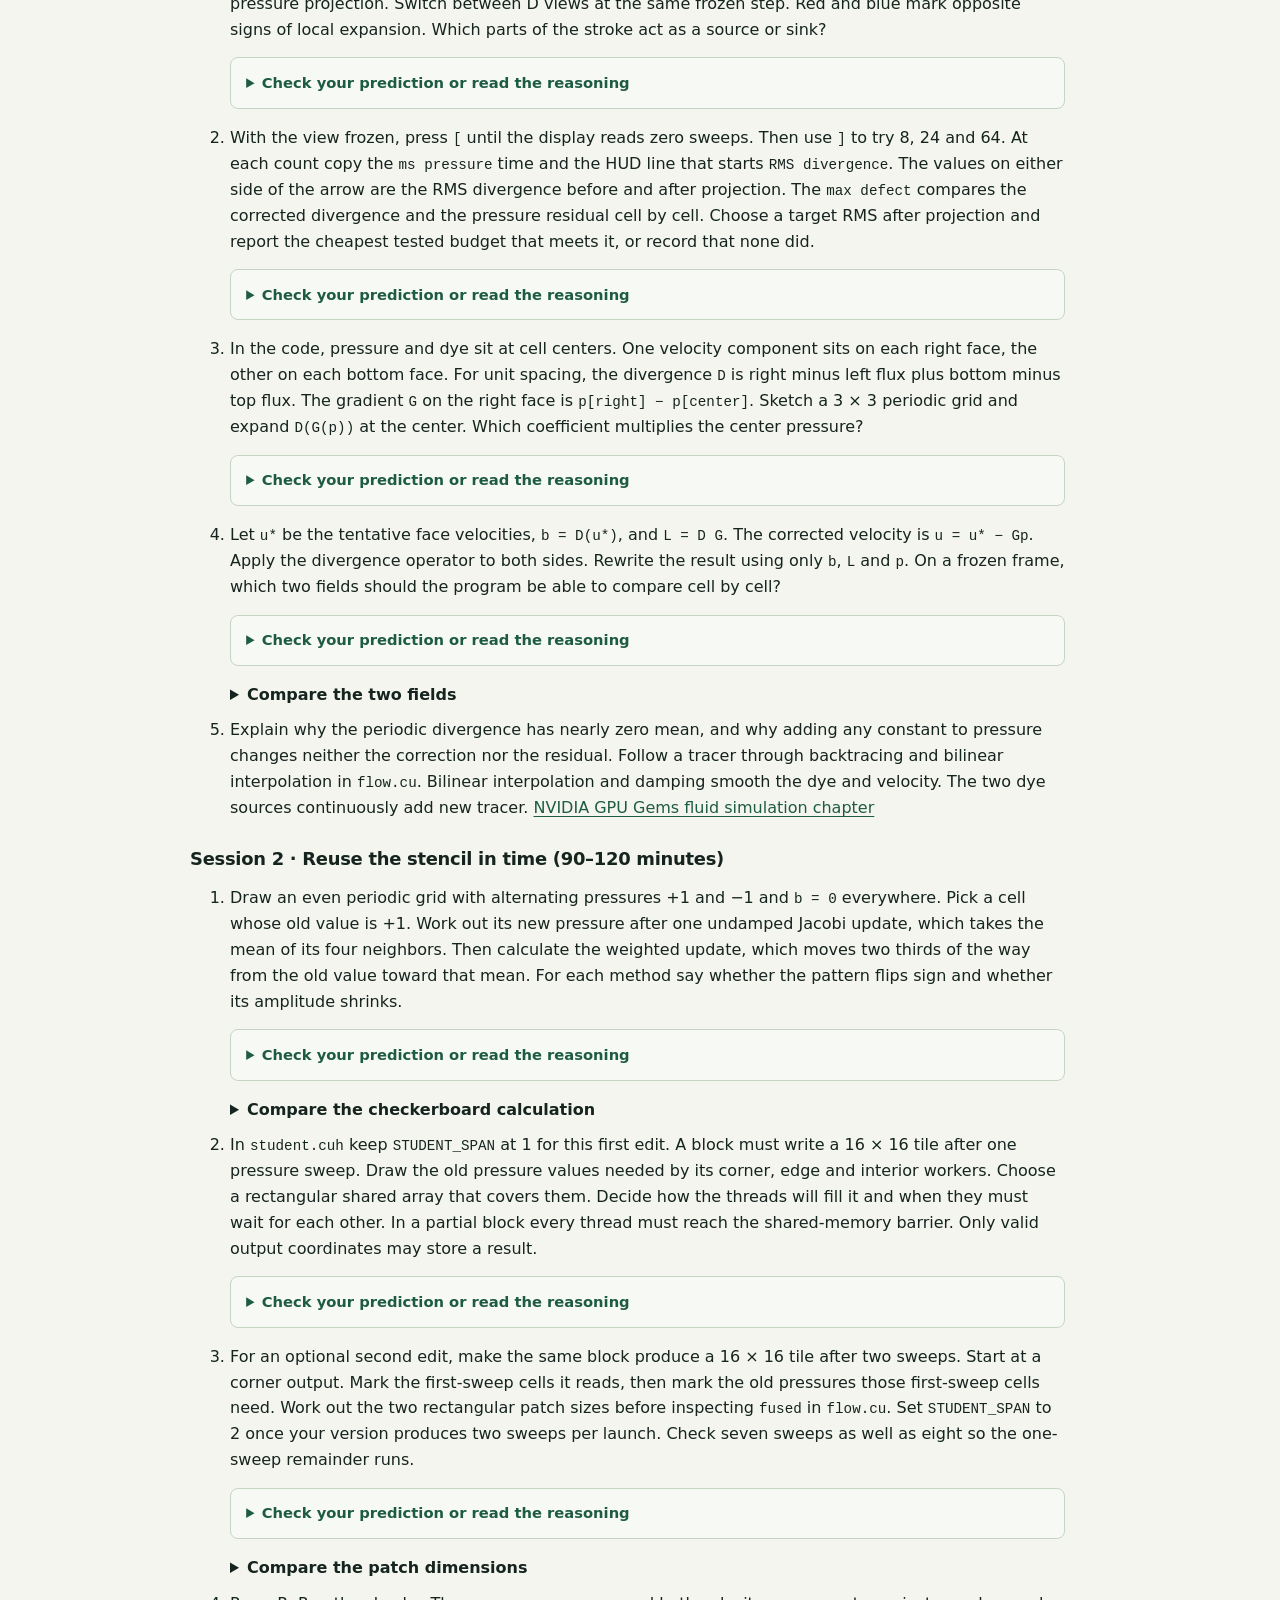
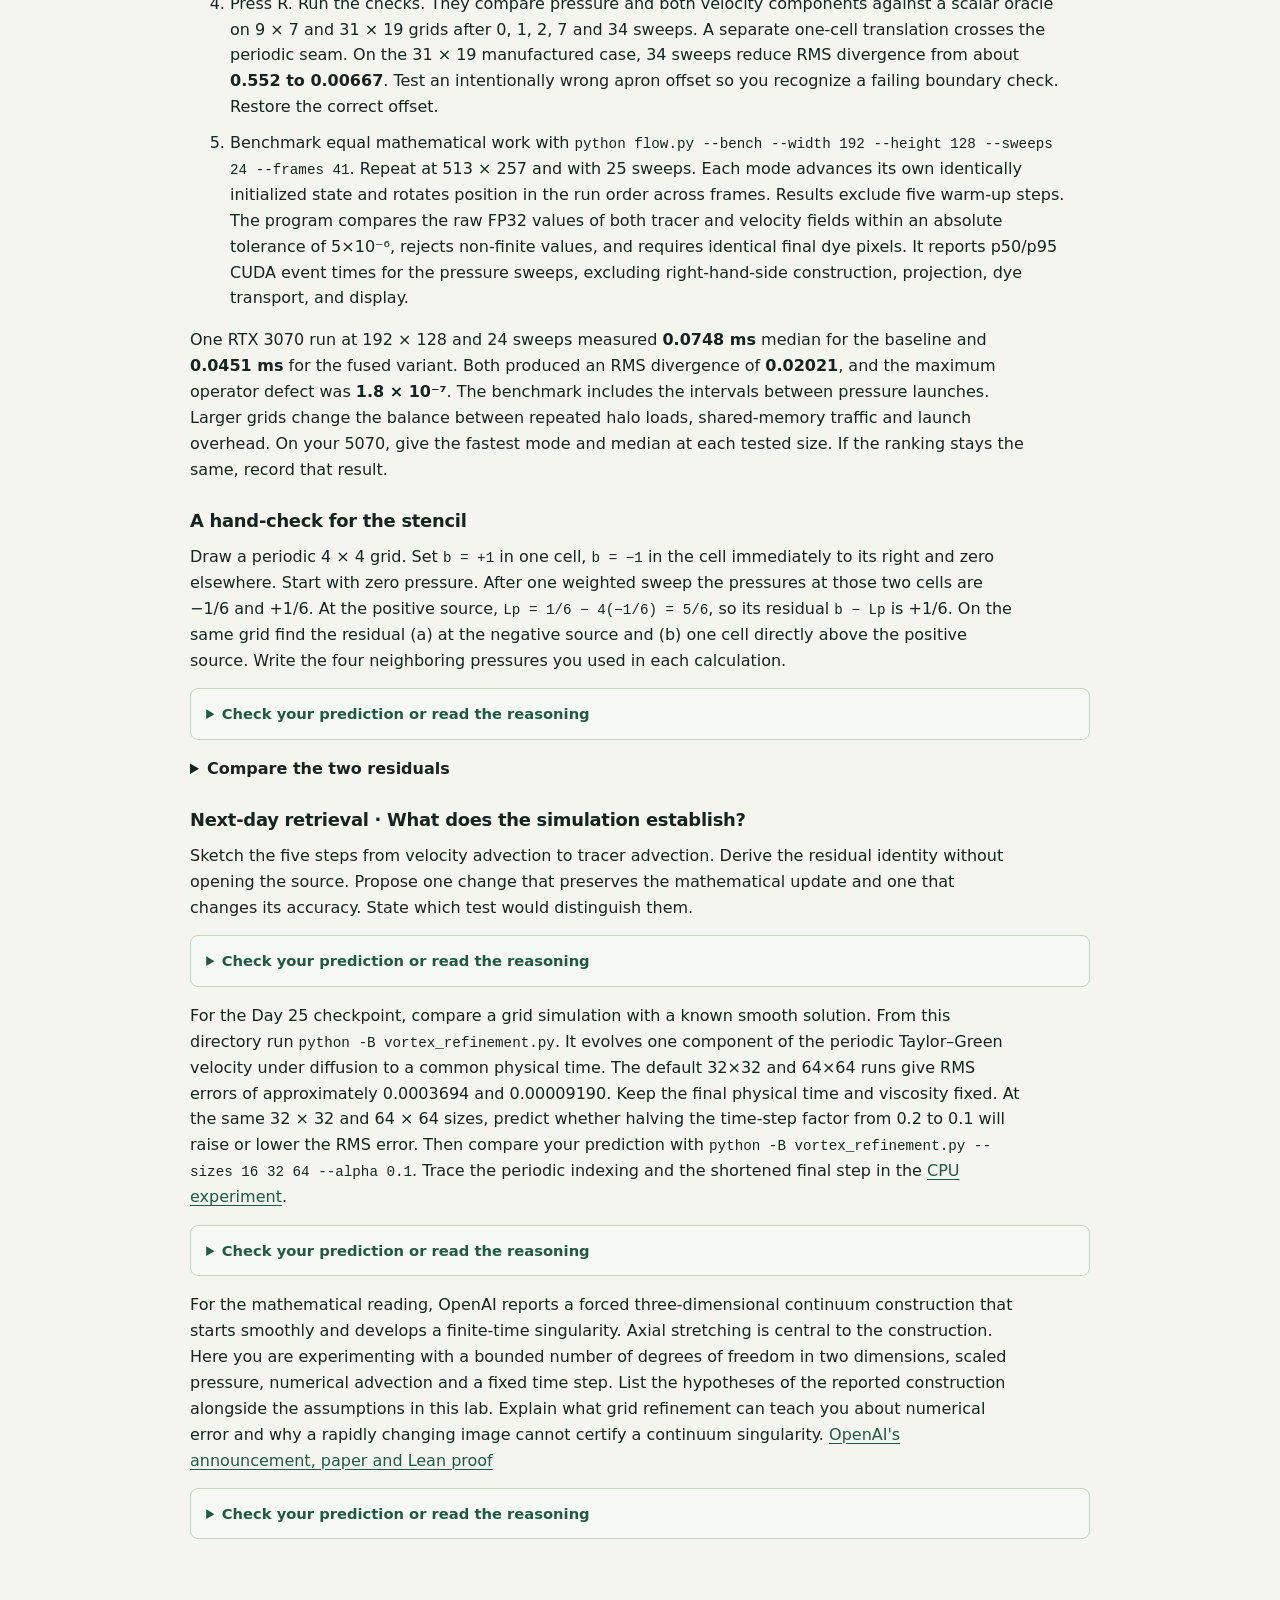
<file: labs/flow/README.html>
<!doctype html><html lang="en"><head><meta charset="utf-8"><meta name="viewport" content="width=device-width,initial-scale=1"><title>Ink Tunnel · Fieldwork</title><link rel="stylesheet" href="../../studio/style.css"><style>main{max-width:900px}main p,main li{max-width:82ch}main h2{font-size:2rem;margin-top:1.4em}main h3{margin-top:1.5em}main img{display:block;max-width:100%;max-height:440px;border-radius:7px}main table{display:block;overflow-x:auto}main li{margin-bottom:.6em}main h1{font-size:clamp(2.8rem,6vw,5rem)}p code,li code{overflow-wrap:anywhere}</style><link rel="stylesheet" href="../../studio/prediction-check.css"><script defer src="../../studio/prediction-check.js"></script><script defer src="../../studio/predictions-labs.js"></script></head><body><header><a class="brand" href="../../index.html"><i class="brandmark"></i>Fieldwork<span>CUDA STUDIO</span></a><nav><a href="../../index.html#labs">Lab shelf</a><a href="../../index.html#course">Course map</a></nav></header><main><p class="kicker">Lab manual</p><h1>Ink Tunnel</h1>
<p>Drag a brush through two colored tracers. A CUDA program transports the velocity field, adds the brush impulse, solves a pressure equation, corrects the velocity, and uses the corrected motion to transport the dye. The opposite sides of the grid connect. A plume leaving the left edge enters on the right.</p>
<p><img src="ink-preview.jpg" alt="Two dyes after 48 simulated steps on the CUDA grid" /></p>
<h2 id="controls">Run the experiment</h2>
<p>In a fresh Course PowerShell opened from <code>G:\CUDA-Studio</code>, run <code>Set-Location .\labs\flow</code> once for the commands in this manual. Then run <code>python flow.py --check</code>, then <code>python flow.py</code>. Use the same Python, driver and NVRTC setup as the <a href="../render/README.html">swarm renderer</a>. <code>python flow.py --cpu-check</code> exercises the scalar projection math without a GPU.</p>
<table>
<thead>
<tr>
<th>Control</th>
<th>Action</th>
</tr>
</thead>
<tbody>
<tr>
<td>Drag</td>
<td>Add local momentum and ink. The net displacement accumulated between simulation steps sets the impulse, up to its cap. Holding still keeps adding dye.</td>
</tr>
<tr>
<td>1 / 2 / 3</td>
<td>Global-memory Jacobi / fused two-sweep reference / editable Student</td>
</tr>
<tr>
<td>D</td>
<td>Cycle dye, divergence before projection, and divergence after projection. Both divergence views share one color scale.</td>
</tr>
<tr>
<td>Space</td>
<td>Freeze the same tentative velocity field for repeatable pressure comparisons</td>
</tr>
<tr>
<td>[ / ]</td>
<td>Change sweep count by two. While frozen, immediately reproject the same input.</td>
</tr>
<tr>
<td>R / N</td>
<td>Recompile the saved student kernel / reset the two dye bands and vortex seeds</td>
</tr>
</tbody>
</table>
<h3 id="projection">Session 1 · Where did the volume go? (45–60 minutes)</h3>
<p>For Week 5, Day 4, follow the dye and divergence views through one projection. Compare the before and after fields using the sweep counts in your lesson. Fusing two sweeps in the following section is an optional implementation project.</p>
<ol>
<li id="check-flow-source" data-lab-check="flow-source">Drag a short stroke, press Space, and press D twice. Record the RMS divergence before and after pressure projection. Switch between D views at the same frozen step. Red and blue mark opposite signs of local expansion. Which parts of the stroke act as a source or sink?</li>
<li id="check-flow-sweeps" data-lab-check="flow-sweeps">With the view frozen, press <code>[</code> until the display reads zero sweeps. Then use <code>]</code> to try 8, 24 and 64. At each count copy the <code>ms pressure</code> time and the HUD line that starts <code>RMS divergence</code>. The values on either side of the arrow are the RMS divergence before and after projection. The <code>max defect</code> compares the corrected divergence and the pressure residual cell by cell. Choose a target RMS after projection and report the cheapest tested budget that meets it, or record that none did.</li>
<li id="check-flow-L" data-lab-check="flow-L">In the code, pressure and dye sit at cell centers. One velocity component sits on each right face, the other on each bottom face. For unit spacing, the divergence <code>D</code> is right minus left flux plus bottom minus top flux. The gradient <code>G</code> on the right face is <code>p[right] − p[center]</code>. Sketch a 3 × 3 periodic grid and expand <code>D(G(p))</code> at the center. Which coefficient multiplies the center pressure?</li>
<li id="check-flow-resid" data-lab-check="flow-resid">Let <code>u*</code> be the tentative face velocities, <code>b = D(u*)</code>, and <code>L = D G</code>. The corrected velocity is <code>u = u* − Gp</code>. Apply the divergence operator to both sides. Rewrite the result using only <code>b</code>, <code>L</code> and <code>p</code>. On a frozen frame, which two fields should the program be able to compare cell by cell?<details><summary>Compare the two fields</summary><p>Linearity gives D(u) = b − Lp. The left side uses corrected velocities. The right side uses the pressure and the original divergence. The HUD’s max defect is the largest absolute difference between those two fields at any cell. The RMS residual measures the size of the imbalance still present. Even at zero sweeps, the two fields can agree while the imbalance remains large.</p></details></li>
<li>Explain why the periodic divergence has nearly zero mean, and why adding any constant to pressure changes neither the correction nor the residual. Follow a tracer through backtracing and bilinear interpolation in <code>flow.cu</code>. Bilinear interpolation and damping smooth the dye and velocity. The two dye sources continuously add new tracer. <a href="https://developer.nvidia.com/gpugems/gpugems/part-vi-beyond-triangles/chapter-38-fast-fluid-dynamics-simulation-gpu">NVIDIA GPU Gems fluid simulation chapter</a></li>
</ol>
<h3 id="fused-sweeps">Session 2 · Reuse the stencil in time (90–120 minutes)</h3>
<ol>
<li id="check-flow-pattern" data-lab-check="flow-pattern">Draw an even periodic grid with alternating pressures +1 and −1 and <code>b = 0</code> everywhere. Pick a cell whose old value is +1. Work out its new pressure after one undamped Jacobi update, which takes the mean of its four neighbors. Then calculate the weighted update, which moves two thirds of the way from the old value toward that mean. For each method say whether the pattern flips sign and whether its amplitude shrinks.<details><summary>Compare the checkerboard calculation</summary><p>All four neighbors are −1. The undamped result is −1. With relaxation weight 2/3, the new value is (1/3)(+1) + (2/3)(−1) = −1/3. The negative cells behave symmetrically.</p></details></li>
<li id="check-flow-one-halo" data-lab-check="flow-one-halo">In <code>student.cuh</code> keep <code>STUDENT_SPAN</code> at 1 for this first edit. A block must write a 16 × 16 tile after one pressure sweep. Draw the old pressure values needed by its corner, edge and interior workers. Choose a rectangular shared array that covers them. Decide how the threads will fill it and when they must wait for each other. In a partial block every thread must reach the shared-memory barrier. Only valid output coordinates may store a result.</li>
<li id="check-flow-halo" data-lab-check="flow-halo">For an optional second edit, make the same block produce a 16 × 16 tile after two sweeps. Start at a corner output. Mark the first-sweep cells it reads, then mark the old pressures those first-sweep cells need. Work out the two rectangular patch sizes before inspecting <code>fused</code> in <code>flow.cu</code>. Set <code>STUDENT_SPAN</code> to 2 once your version produces two sweeps per launch. Check seven sweeps as well as eight so the one-sweep remainder runs.<details><summary>Compare the patch dimensions</summary><p>The supplied fused kernel loads 20 × 20 old pressures, computes an 18 × 18 rectangle of first-sweep values and writes a 16 × 16 tile. A rectangle includes corner slots that a single five-point cross does not use.</p></details></li>
<li>Press R. Run the checks. They compare pressure and both velocity components against a scalar oracle on 9 × 7 and 31 × 19 grids after 0, 1, 2, 7 and 34 sweeps. A separate one-cell translation crosses the periodic seam. On the 31 × 19 manufactured case, 34 sweeps reduce RMS divergence from about <strong>0.552 to 0.00667</strong>. Test an intentionally wrong apron offset so you recognize a failing boundary check. Restore the correct offset.</li>
<li>Benchmark equal mathematical work with <code>python flow.py --bench --width 192 --height 128 --sweeps 24 --frames 41</code>. Repeat at 513 × 257 and with 25 sweeps. Each mode advances its own identically initialized state and rotates position in the run order across frames. Results exclude five warm-up steps. The program compares the raw FP32 values of both tracer and velocity fields within an absolute tolerance of 5×10⁻⁶, rejects non-finite values, and requires identical final dye pixels. It reports p50/p95 CUDA event times for the pressure sweeps, excluding right-hand-side construction, projection, dye transport, and display.</li>
</ol>
<p>One RTX 3070 run at 192 × 128 and 24 sweeps measured <strong>0.0748 ms</strong> median for the baseline and <strong>0.0451 ms</strong> for the fused variant. Both produced an RMS divergence of <strong>0.02021</strong>, and the maximum operator defect was <strong>1.8 × 10⁻⁷</strong>. The benchmark includes the intervals between pressure launches. Larger grids change the balance between repeated halo loads, shared-memory traffic and launch overhead. On your 5070, give the fastest mode and median at each tested size. If the ranking stays the same, record that result.</p>
<h3 id="stencil-trace">A hand-check for the stencil</h3>
<p id="check-flow-sources" data-lab-check="flow-sources">Draw a periodic 4 × 4 grid. Set <code>b = +1</code> in one cell, <code>b = −1</code> in the cell immediately to its right and zero elsewhere. Start with zero pressure. After one weighted sweep the pressures at those two cells are −1/6 and +1/6. At the positive source, <code>Lp = 1/6 − 4(−1/6) = 5/6</code>, so its residual <code>b − Lp</code> is +1/6. On the same grid find the residual (a) at the negative source and (b) one cell directly above the positive source. Write the four neighboring pressures you used in each calculation.</p><details><summary>Compare the two residuals</summary><p>At the negative source Lp = −1/6 − 4(+1/6) = −5/6, so the residual is −1/6. Directly above the positive source, one neighbor has pressure −1/6, the other three have zero pressure and the cell has zero pressure. Its residual is +1/6. A neighboring pressure can change a cell’s residual even when its own source and pressure are zero.</p></details>
<h3 id="vortex-refinement">Next-day retrieval · What does the simulation establish?</h3>
<p id="check-flow-order" data-lab-check="flow-order">Sketch the five steps from velocity advection to tracer advection. Derive the residual identity without opening the source. Propose one change that preserves the mathematical update and one that changes its accuracy. State which test would distinguish them.</p>
<p id="check-flow-refine" data-lab-check="flow-refine">For the Day 25 checkpoint, compare a grid simulation with a known smooth solution. From this directory run <code>python -B vortex_refinement.py</code>. It evolves one component of the periodic Taylor–Green velocity under diffusion to a common physical time. The default 32×32 and 64×64 runs give RMS errors of approximately 0.0003694 and 0.00009190. Keep the final physical time and viscosity fixed. At the same 32 × 32 and 64 × 64 sizes, predict whether halving the time-step factor from 0.2 to 0.1 will raise or lower the RMS error. Then compare your prediction with <code>python -B vortex_refinement.py --sizes 16 32 64 --alpha 0.1</code>. Trace the periodic indexing and the shortened final step in the <a href="vortex_refinement.py">CPU experiment</a>.</p>
<p id="check-research-convergence" data-lab-check="research-convergence">For the mathematical reading, OpenAI reports a forced three-dimensional continuum construction that starts smoothly and develops a finite-time singularity. Axial stretching is central to the construction. Here you are experimenting with a bounded number of degrees of freedom in two dimensions, scaled pressure, numerical advection and a fixed time step. List the hypotheses of the reported construction alongside the assumptions in this lab. Explain what grid refinement can teach you about numerical error and why a rapidly changing image cannot certify a continuum singularity. <a href="https://openai.com/index/navier-stokes-solution/">OpenAI's announcement, paper and Lean proof</a></p></main></body></html>
</file>
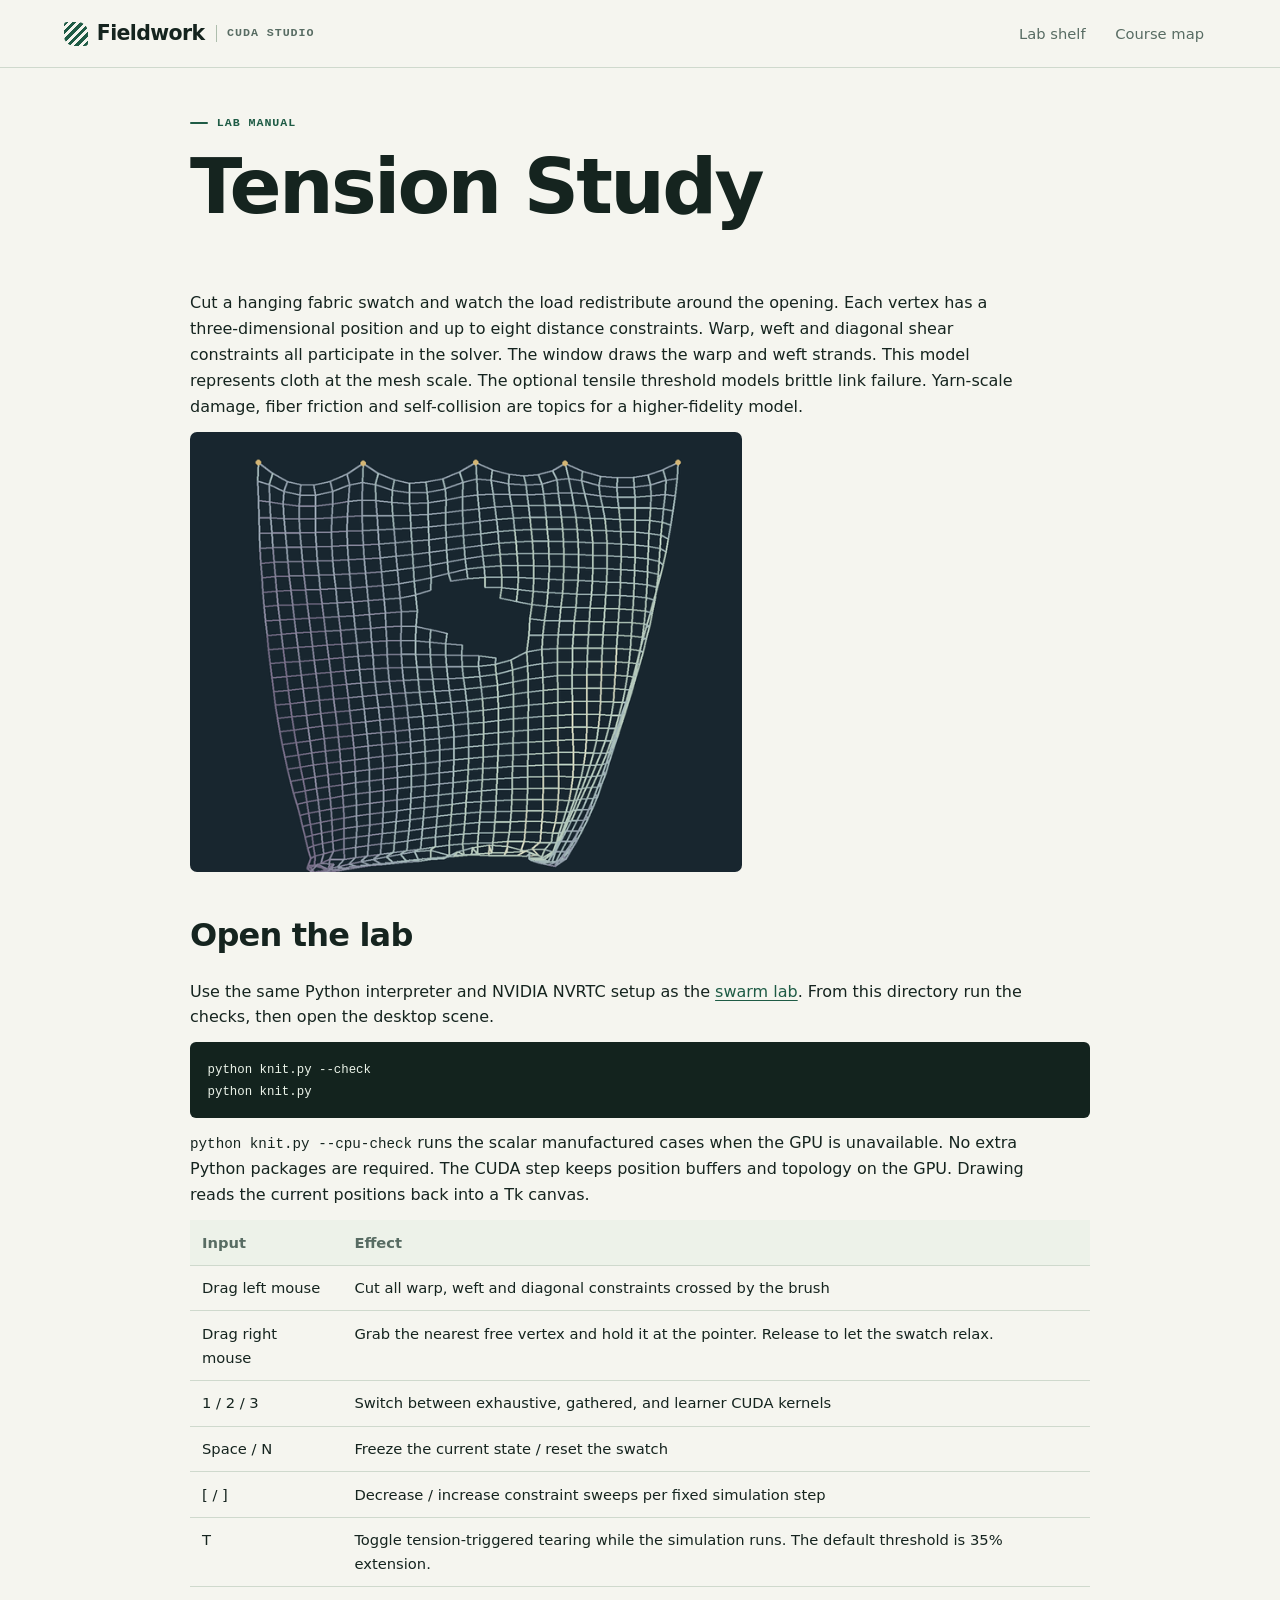
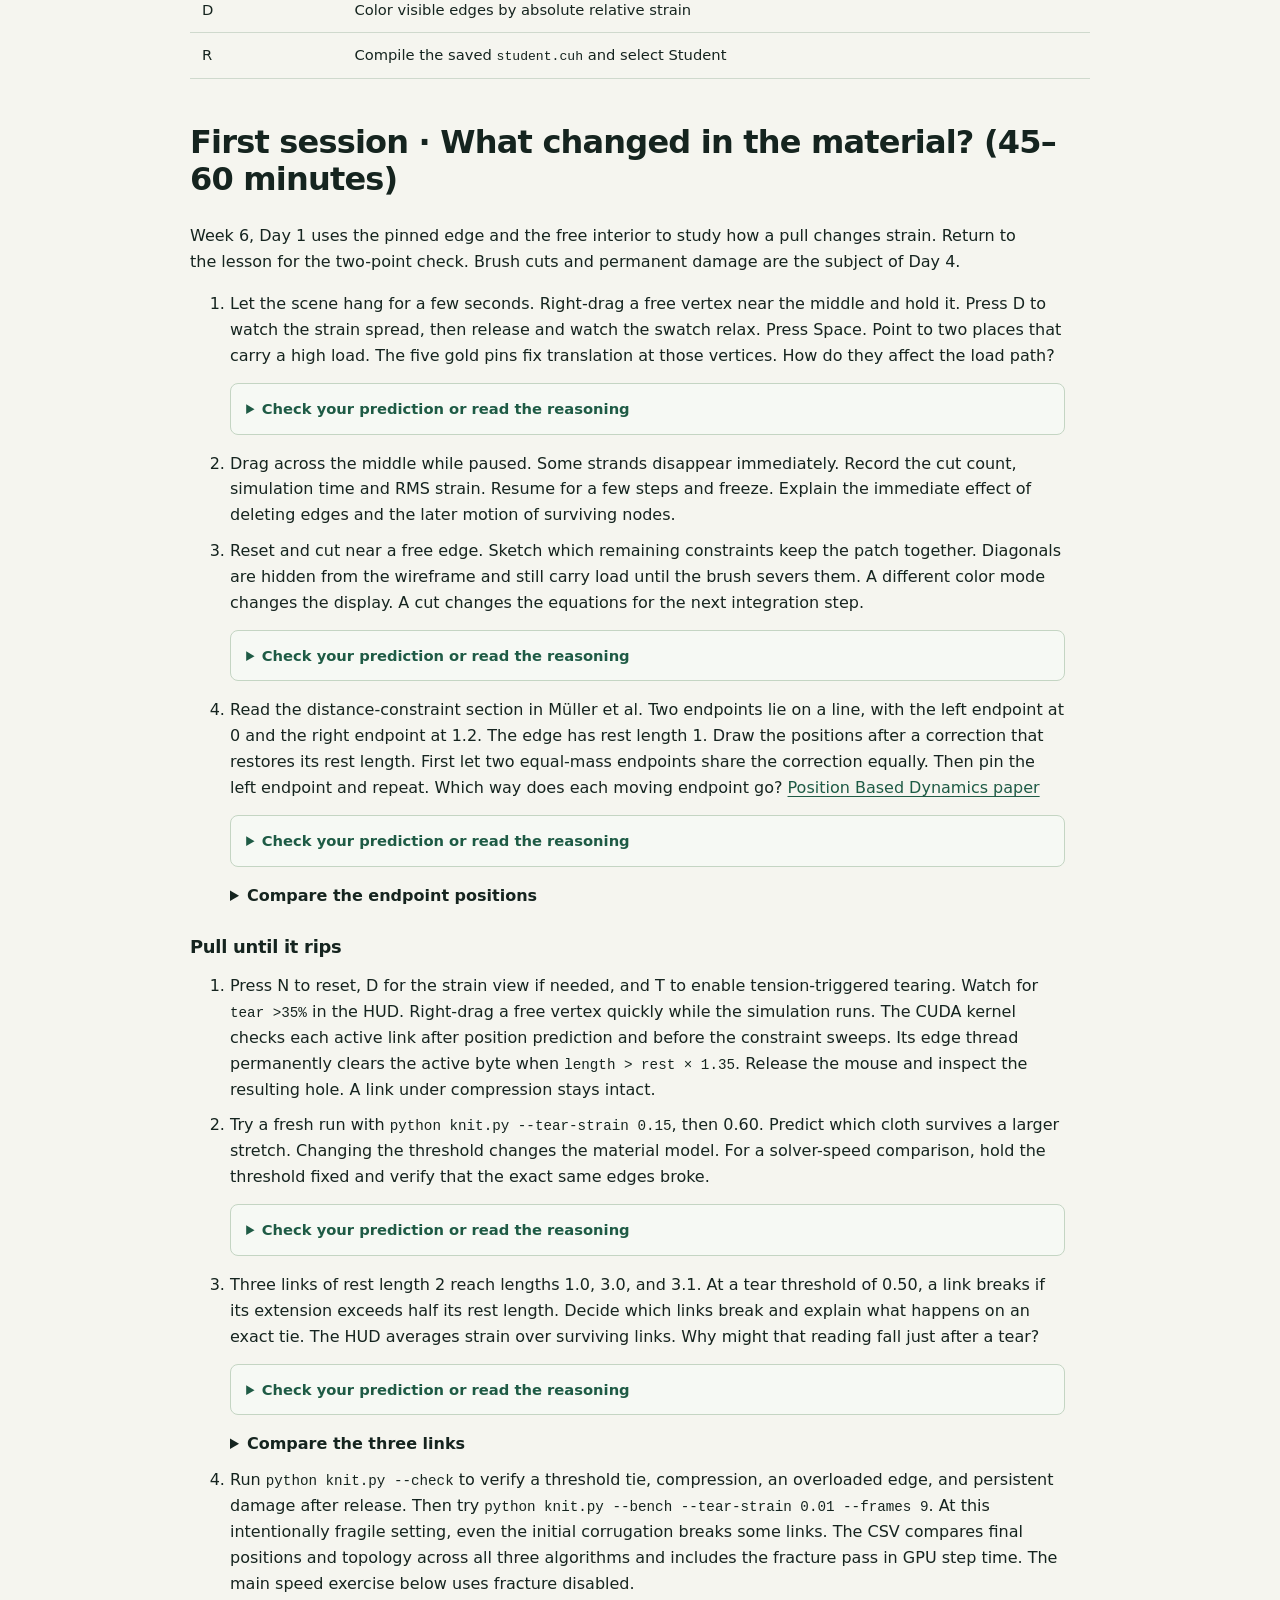
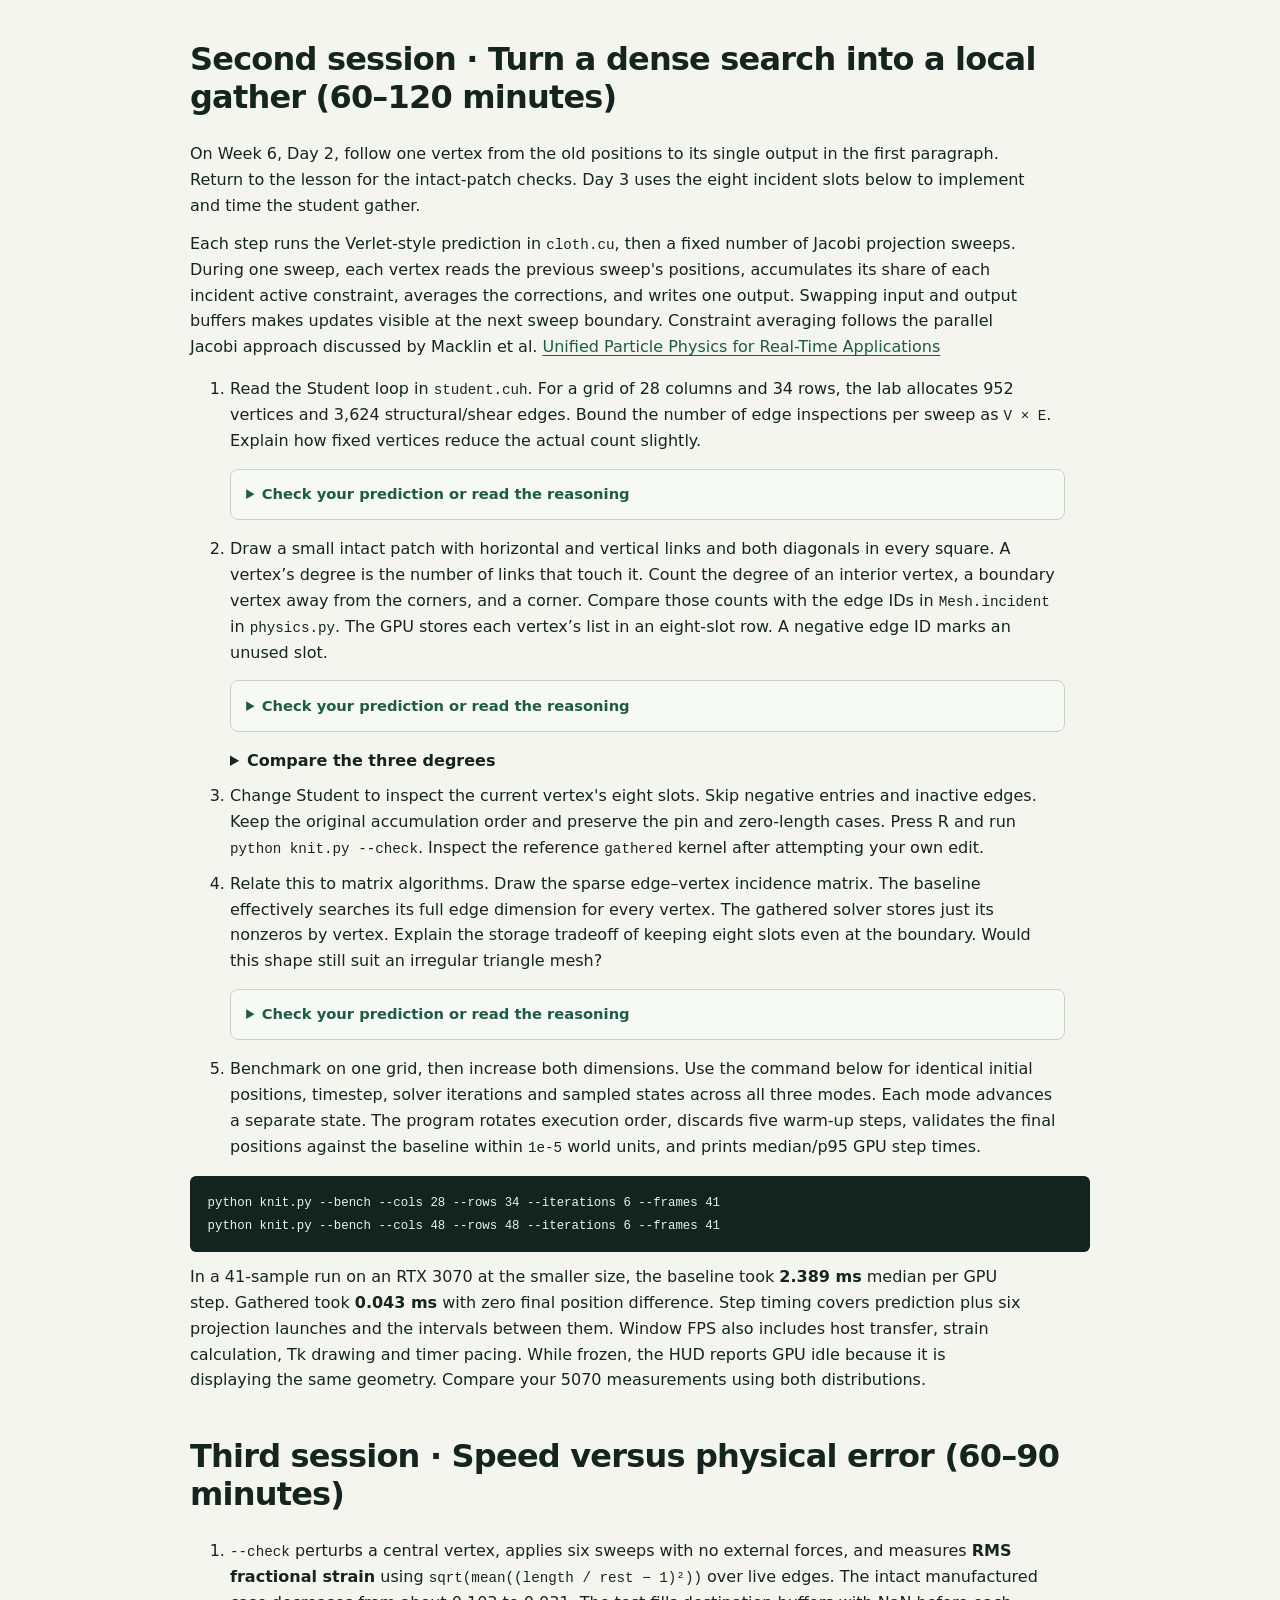
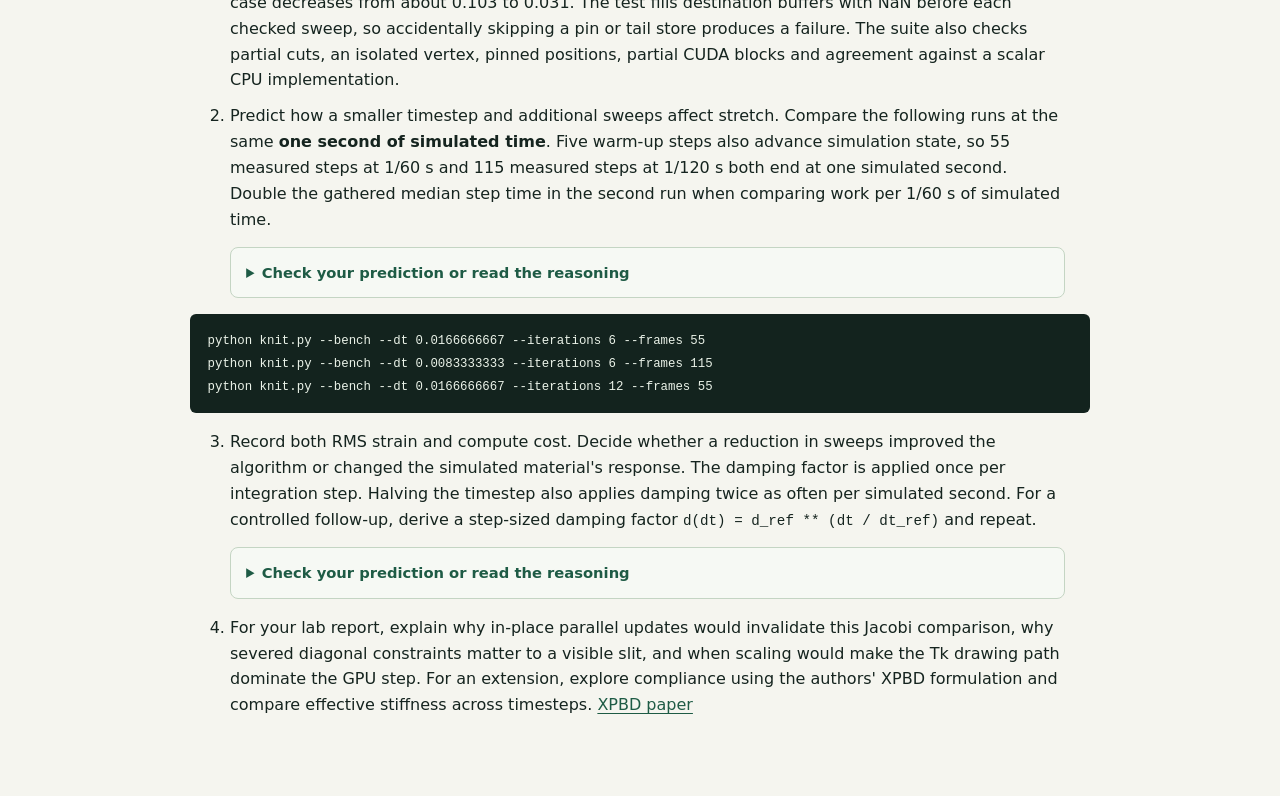
<file: labs/knit/README.html>
<!doctype html><html lang="en"><head><meta charset="utf-8"><meta name="viewport" content="width=device-width,initial-scale=1"><title>Tension Study · Fieldwork</title><link rel="stylesheet" href="../../studio/style.css"><style>main{max-width:900px}main p,main li{max-width:82ch}main h2{font-size:2rem;margin-top:1.4em}main h3{margin-top:1.5em}main img{display:block;max-width:100%;max-height:440px;border-radius:7px}main table{display:block;overflow-x:auto}main li{margin-bottom:.6em}main h1{font-size:clamp(2.8rem,6vw,5rem)}p code,li code{overflow-wrap:anywhere}</style><link rel="stylesheet" href="../../studio/prediction-check.css"><script defer src="../../studio/prediction-check.js"></script><script defer src="../../studio/predictions-labs.js"></script></head><body><header><a class="brand" href="../../index.html"><i class="brandmark"></i>Fieldwork<span>CUDA STUDIO</span></a><nav><a href="../../index.html#labs">Lab shelf</a><a href="../../index.html#course">Course map</a></nav></header><main><p class="kicker">Lab manual</p><h1>Tension Study</h1>
<p>Cut a hanging fabric swatch and watch the load redistribute around the opening. Each vertex has a three-dimensional position and up to eight distance constraints. Warp, weft and diagonal shear constraints all participate in the solver. The window draws the warp and weft strands. This model represents cloth at the mesh scale. The optional tensile threshold models brittle link failure. Yarn-scale damage, fiber friction and self-collision are topics for a higher-fidelity model.</p>
<p><img src="cloth-preview.png" alt="A simulated swatch after a brush cut removed 61 constraints" /></p>
<h2 id="controls">Open the lab</h2>
<p>Use the same Python interpreter and NVIDIA NVRTC setup as the <a href="../render/README.html">swarm lab</a>. From this directory run the checks, then open the desktop scene.</p>
<pre><code class="language-powershell">python knit.py --check
python knit.py
</code></pre>
<p><code>python knit.py --cpu-check</code> runs the scalar manufactured cases when the GPU is unavailable. No extra Python packages are required. The CUDA step keeps position buffers and topology on the GPU. Drawing reads the current positions back into a Tk canvas.</p>
<table>
<thead>
<tr>
<th>Input</th>
<th>Effect</th>
</tr>
</thead>
<tbody>
<tr>
<td>Drag left mouse</td>
<td>Cut all warp, weft and diagonal constraints crossed by the brush</td>
</tr>
<tr>
<td>Drag right mouse</td>
<td>Grab the nearest free vertex and hold it at the pointer. Release to let the swatch relax.</td>
</tr>
<tr>
<td>1 / 2 / 3</td>
<td>Switch between exhaustive, gathered, and learner CUDA kernels</td>
</tr>
<tr>
<td>Space / N</td>
<td>Freeze the current state / reset the swatch</td>
</tr>
<tr>
<td>[ / ]</td>
<td>Decrease / increase constraint sweeps per fixed simulation step</td>
</tr>
<tr>
<td>T</td>
<td>Toggle tension-triggered tearing while the simulation runs. The default threshold is 35% extension.</td>
</tr>
<tr>
<td>D</td>
<td>Color visible edges by absolute relative strain</td>
</tr>
<tr>
<td>R</td>
<td>Compile the saved <code>student.cuh</code> and select Student</td>
</tr>
</tbody>
</table>
<h2 id="material-state">First session · What changed in the material? (45–60 minutes)</h2>
<p>Week 6, Day 1 uses the pinned edge and the free interior to study how a pull changes strain. Return to the lesson for the two-point check. Brush cuts and permanent damage are the subject of Day 4.</p>
<ol>
<li id="check-cloth-pins" data-lab-check="cloth-pins">Let the scene hang for a few seconds. Right-drag a free vertex near the middle and hold it. Press D to watch the strain spread, then release and watch the swatch relax. Press Space. Point to two places that carry a high load. The five gold pins fix translation at those vertices. How do they affect the load path?</li>
<li>Drag across the middle while paused. Some strands disappear immediately. Record the cut count, simulation time and RMS strain. Resume for a few steps and freeze. Explain the immediate effect of deleting edges and the later motion of surviving nodes.</li>
<li id="check-cloth-edge" data-lab-check="cloth-edge">Reset and cut near a free edge. Sketch which remaining constraints keep the patch together. Diagonals are hidden from the wireframe and still carry load until the brush severs them. A different color mode changes the display. A cut changes the equations for the next integration step.</li>
<li id="check-cloth-correct" data-lab-check="cloth-correct">Read the distance-constraint section in Müller et al. Two endpoints lie on a line, with the left endpoint at 0 and the right endpoint at 1.2. The edge has rest length 1. Draw the positions after a correction that restores its rest length. First let two equal-mass endpoints share the correction equally. Then pin the left endpoint and repeat. Which way does each moving endpoint go? <a href="https://matthias-research.github.io/pages/publications/posBasedDyn.pdf">Position Based Dynamics paper</a>
<details><summary>Compare the endpoint positions</summary><p>With equal masses the endpoints move toward one another by 0.1 each, to 0.1 and 1.1. With the left endpoint pinned at 0, the right endpoint moves the full 0.2 to reach 1.</p></details></li>
</ol>
<h3 id="tear-strain">Pull until it rips</h3>
<ol>
<li>Press N to reset, D for the strain view if needed, and T to enable tension-triggered tearing. Watch for <code>tear &gt;35%</code> in the HUD. Right-drag a free vertex quickly while the simulation runs. The CUDA kernel checks each active link after position prediction and before the constraint sweeps. Its edge thread permanently clears the active byte when <code>length &gt; rest × 1.35</code>. Release the mouse and inspect the resulting hole. A link under compression stays intact.</li>
<li id="check-cloth-threshold" data-lab-check="cloth-threshold">Try a fresh run with <code>python knit.py --tear-strain 0.15</code>, then 0.60. Predict which cloth survives a larger stretch. Changing the threshold changes the material model. For a solver-speed comparison, hold the threshold fixed and verify that the exact same edges broke.</li>
<li id="check-cloth-tie" data-lab-check="cloth-tie">Three links of rest length 2 reach lengths 1.0, 3.0, and 3.1. At a tear threshold of 0.50, a link breaks if its extension exceeds half its rest length. Decide which links break and explain what happens on an exact tie. The HUD averages strain over surviving links. Why might that reading fall just after a tear?
<details><summary>Compare the three links</summary><p>The breaking length must be greater than 3.0. The compressed link and the link at exactly 3.0 survive. The link at 3.1 breaks. Removing a highly stretched link can lower the average strain among the links still present.</p></details></li>
<li>Run <code>python knit.py --check</code> to verify a threshold tie, compression, an overloaded edge, and persistent damage after release. Then try <code>python knit.py --bench --tear-strain 0.01 --frames 9</code>. At this intentionally fragile setting, even the initial corrugation breaks some links. The CSV compares final positions and topology across all three algorithms and includes the fracture pass in GPU step time. The main speed exercise below uses fracture disabled.</li>
</ol>
<h2 id="local-gather">Second session · Turn a dense search into a local gather (60–120 minutes)</h2>
<p>On Week 6, Day 2, follow one vertex from the old positions to its single output in the first paragraph. Return to the lesson for the intact-patch checks. Day 3 uses the eight incident slots below to implement and time the student gather.</p>
<p>Each step runs the Verlet-style prediction in <code>cloth.cu</code>, then a fixed number of Jacobi projection sweeps. During one sweep, each vertex reads the previous sweep's positions, accumulates its share of each incident active constraint, averages the corrections, and writes one output. Swapping input and output buffers makes updates visible at the next sweep boundary. Constraint averaging follows the parallel Jacobi approach discussed by Macklin et al. <a href="https://matthias-research.github.io/pages/publications/flex.pdf">Unified Particle Physics for Real-Time Applications</a></p>
<ol>
<li id="check-cloth-scan" data-lab-check="cloth-scan">Read the Student loop in <code>student.cuh</code>. For a grid of 28 columns and 34 rows, the lab allocates 952 vertices and 3,624 structural/shear edges. Bound the number of edge inspections per sweep as <code>V × E</code>. Explain how fixed vertices reduce the actual count slightly.</li>
<li id="check-cloth-degree" data-lab-check="cloth-degree">Draw a small intact patch with horizontal and vertical links and both diagonals in every square. A vertex’s degree is the number of links that touch it. Count the degree of an interior vertex, a boundary vertex away from the corners, and a corner. Compare those counts with the edge IDs in <code>Mesh.incident</code> in <code>physics.py</code>. The GPU stores each vertex’s list in an eight-slot row. A negative edge ID marks an unused slot.
<details><summary>Compare the three degrees</summary><p>An interior vertex touches four horizontal or vertical neighbors and four diagonal neighbors, for a degree of 8. At a straight boundary it touches three horizontal or vertical neighbors and two diagonal neighbors, for 5. A corner touches two horizontal or vertical neighbors and one diagonal neighbor, for 3.</p></details></li>
<li>Change Student to inspect the current vertex's eight slots. Skip negative entries and inactive edges. Keep the original accumulation order and preserve the pin and zero-length cases. Press R and run <code>python knit.py --check</code>. Inspect the reference <code>gathered</code> kernel after attempting your own edit.</li>
<li id="check-cloth-storage" data-lab-check="cloth-storage">Relate this to matrix algorithms. Draw the sparse edge–vertex incidence matrix. The baseline effectively searches its full edge dimension for every vertex. The gathered solver stores just its nonzeros by vertex. Explain the storage tradeoff of keeping eight slots even at the boundary. Would this shape still suit an irregular triangle mesh?</li>
<li>Benchmark on one grid, then increase both dimensions. Use the command below for identical initial positions, timestep, solver iterations and sampled states across all three modes. Each mode advances a separate state. The program rotates execution order, discards five warm-up steps, validates the final positions against the baseline within <code>1e-5</code> world units, and prints median/p95 GPU step times.</li>
</ol>
<pre><code class="language-powershell">python knit.py --bench --cols 28 --rows 34 --iterations 6 --frames 41
python knit.py --bench --cols 48 --rows 48 --iterations 6 --frames 41
</code></pre>
<p>In a 41-sample run on an RTX 3070 at the smaller size, the baseline took <strong>2.389 ms</strong> median per GPU step. Gathered took <strong>0.043 ms</strong> with zero final position difference. Step timing covers prediction plus six projection launches and the intervals between them. Window FPS also includes host transfer, strain calculation, Tk drawing and timer pacing. While frozen, the HUD reports GPU idle because it is displaying the same geometry. Compare your 5070 measurements using both distributions.</p>
<h2 id="physical-error">Third session · Speed versus physical error (60–90 minutes)</h2>
<ol>
<li><code>--check</code> perturbs a central vertex, applies six sweeps with no external forces, and measures <strong>RMS fractional strain</strong> using <code>sqrt(mean((length / rest − 1)²))</code> over live edges. The intact manufactured case decreases from about 0.103 to 0.031. The test fills destination buffers with NaN before each checked sweep, so accidentally skipping a pin or tail store produces a failure. The suite also checks partial cuts, an isolated vertex, pinned positions, partial CUDA blocks and agreement against a scalar CPU implementation.</li>
<li id="check-cloth-step" data-lab-check="cloth-step">Predict how a smaller timestep and additional sweeps affect stretch. Compare the following runs at the same <strong>one second of simulated time</strong>. Five warm-up steps also advance simulation state, so 55 measured steps at 1/60 s and 115 measured steps at 1/120 s both end at one simulated second. Double the gathered median step time in the second run when comparing work per 1/60 s of simulated time.</li>
</ol>
<pre><code class="language-powershell">python knit.py --bench --dt 0.0166666667 --iterations 6 --frames 55
python knit.py --bench --dt 0.0083333333 --iterations 6 --frames 115
python knit.py --bench --dt 0.0166666667 --iterations 12 --frames 55
</code></pre>
<ol start="3">
<li id="check-cloth-damp" data-lab-check="cloth-damp">Record both RMS strain and compute cost. Decide whether a reduction in sweeps improved the algorithm or changed the simulated material's response. The damping factor is applied once per integration step. Halving the timestep also applies damping twice as often per simulated second. For a controlled follow-up, derive a step-sized damping factor <code>d(dt) = d_ref ** (dt / dt_ref)</code> and repeat.</li>
<li>For your lab report, explain why in-place parallel updates would invalidate this Jacobi comparison, why severed diagonal constraints matter to a visible slit, and when scaling would make the Tk drawing path dominate the GPU step. For an extension, explore compliance using the authors' XPBD formulation and compare effective stiffness across timesteps. <a href="https://matthias-research.github.io/pages/publications/XPBD.pdf">XPBD paper</a></li>
</ol></main></body></html>
</file>
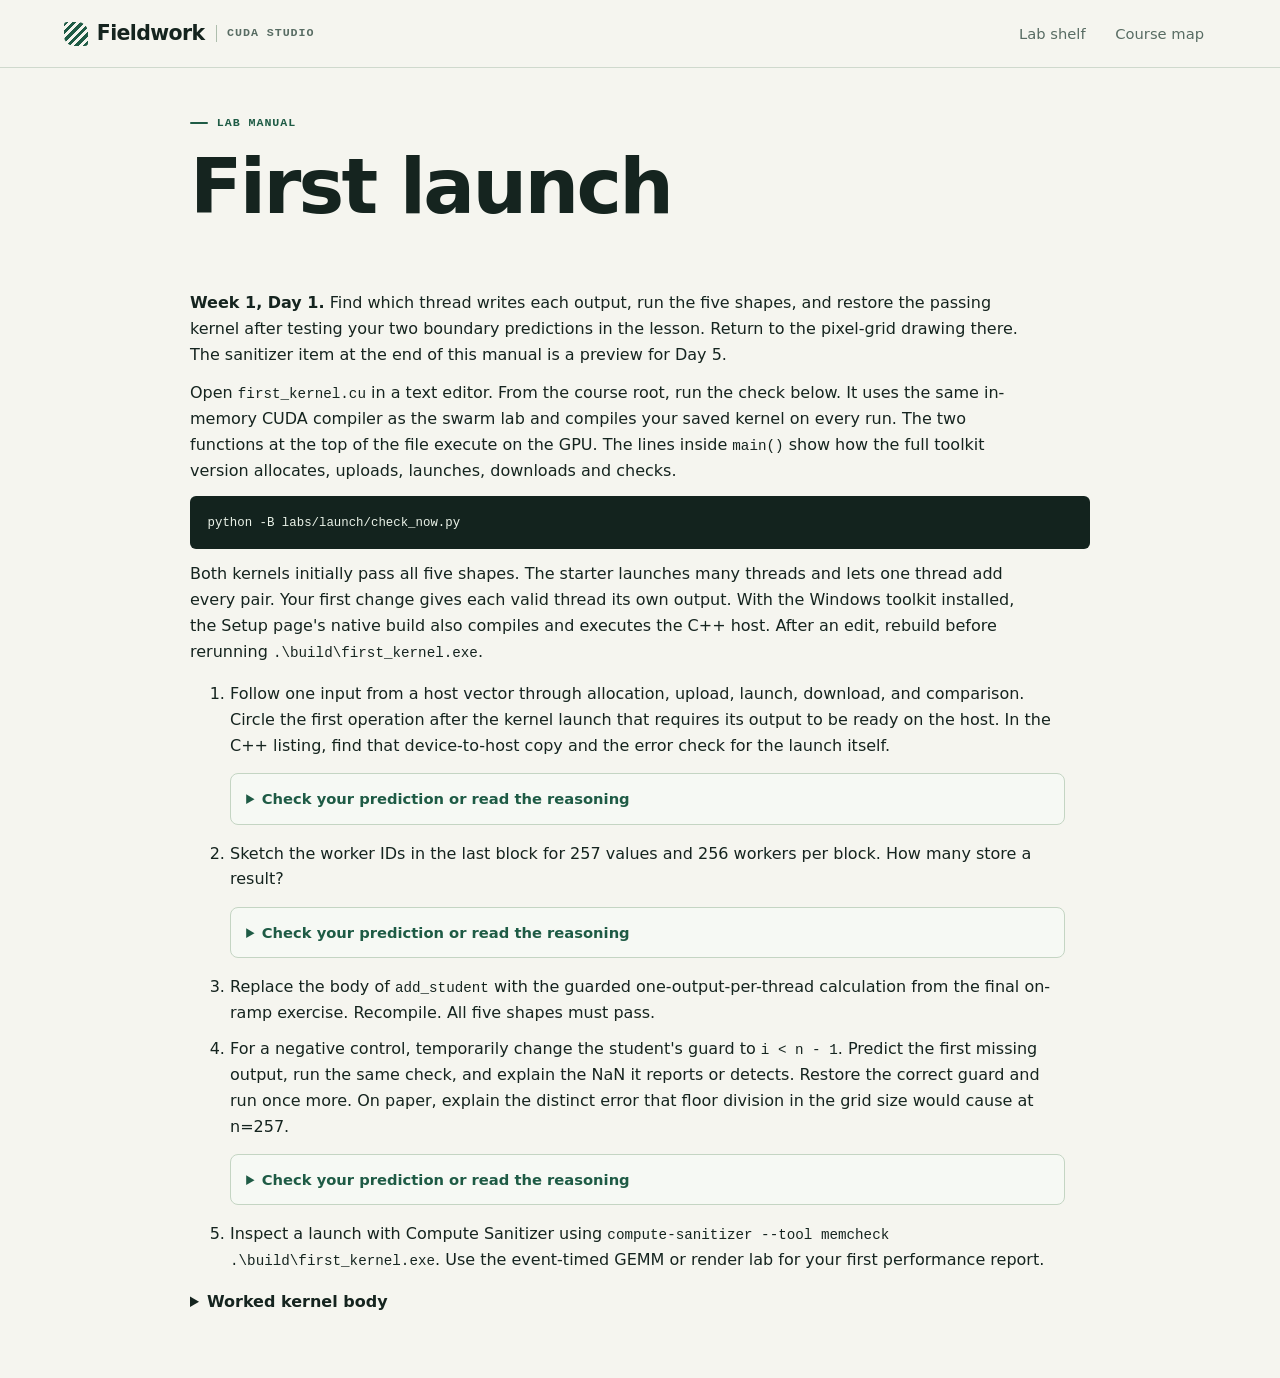
<file: labs/launch/README.html>
<!doctype html><html lang="en"><head><meta charset="utf-8"><meta name="viewport" content="width=device-width,initial-scale=1"><title>First launch · Fieldwork</title><link rel="stylesheet" href="../../studio/style.css"><style>main{max-width:900px}main p,main li{max-width:82ch}main h2{font-size:2rem;margin-top:1.4em}main h3{margin-top:1.5em}main img{display:block;max-width:100%;max-height:440px;border-radius:7px}main table{display:block;overflow-x:auto}main li{margin-bottom:.6em}main h1{font-size:clamp(2.8rem,6vw,5rem)}p code,li code{overflow-wrap:anywhere}</style><link rel="stylesheet" href="../../studio/prediction-check.css"><script defer src="../../studio/prediction-check.js"></script><script defer src="../../studio/predictions-labs.js"></script></head><body><header><a class="brand" href="../../index.html"><i class="brandmark"></i>Fieldwork<span>CUDA STUDIO</span></a><nav><a href="../../index.html#labs">Lab shelf</a><a href="../../index.html#course">Course map</a></nav></header><main><p class="kicker">Lab manual</p><h1>First launch</h1>
<p><strong>Week 1, Day 1.</strong> Find which thread writes each output, run the five shapes, and restore the passing kernel after testing your two boundary predictions in the lesson. Return to the pixel-grid drawing there. The sanitizer item at the end of this manual is a preview for Day 5.</p>
<p>Open <code>first_kernel.cu</code> in a text editor. From the course root, run the check below. It uses the same in-memory CUDA compiler as the swarm lab and compiles your saved kernel on every run. The two functions at the top of the file execute on the GPU. The lines inside <code>main()</code> show how the full toolkit version allocates, uploads, launches, downloads and checks.</p>
<pre><code class="language-powershell">python -B labs/launch/check_now.py
</code></pre>
<p>Both kernels initially pass all five shapes. The starter launches many threads and lets one thread add every pair. Your first change gives each valid thread its own output. With the Windows toolkit installed, the Setup page's native build also compiles and executes the C++ host. After an edit, rebuild before rerunning <code>.\build\first_kernel.exe</code>.</p>
<ol>
<li id="check-launch-copy" data-lab-check="launch-copy">Follow one input from a host vector through allocation, upload, launch, download, and comparison. Circle the first operation after the kernel launch that requires its output to be ready on the host. In the C++ listing, find that device-to-host copy and the error check for the launch itself.</li>
<li id="check-launch-last" data-lab-check="launch-last">Sketch the worker IDs in the last block for 257 values and 256 workers per block. How many store a result?</li>
<li>Replace the body of <code>add_student</code> with the guarded one-output-per-thread calculation from the final on-ramp exercise. Recompile. All five shapes must pass.</li>
<li id="check-launch-guard" data-lab-check="launch-guard">For a negative control, temporarily change the student's guard to <code>i &lt; n - 1</code>. Predict the first missing output, run the same check, and explain the NaN it reports or detects. Restore the correct guard and run once more. On paper, explain the distinct error that floor division in the grid size would cause at n=257.</li>
<li>Inspect a launch with Compute Sanitizer using <code>compute-sanitizer --tool memcheck .\build\first_kernel.exe</code>. Use the event-timed GEMM or render lab for your first performance report.</li>
</ol>
<details><summary>Worked kernel body</summary>
<pre><code class="language-cpp">int i = blockIdx.x * blockDim.x + threadIdx.x;
if (i &lt; n) {
    out[i] = a[i] + b[i];
}
</code></pre>
<p>The launch sends 512 workers for n=257. Only worker 256 in the second block writes. The output buffer starts filled with NaNs so an omitted write cannot pass by accident.</p>
</details></main></body></html>
</file>
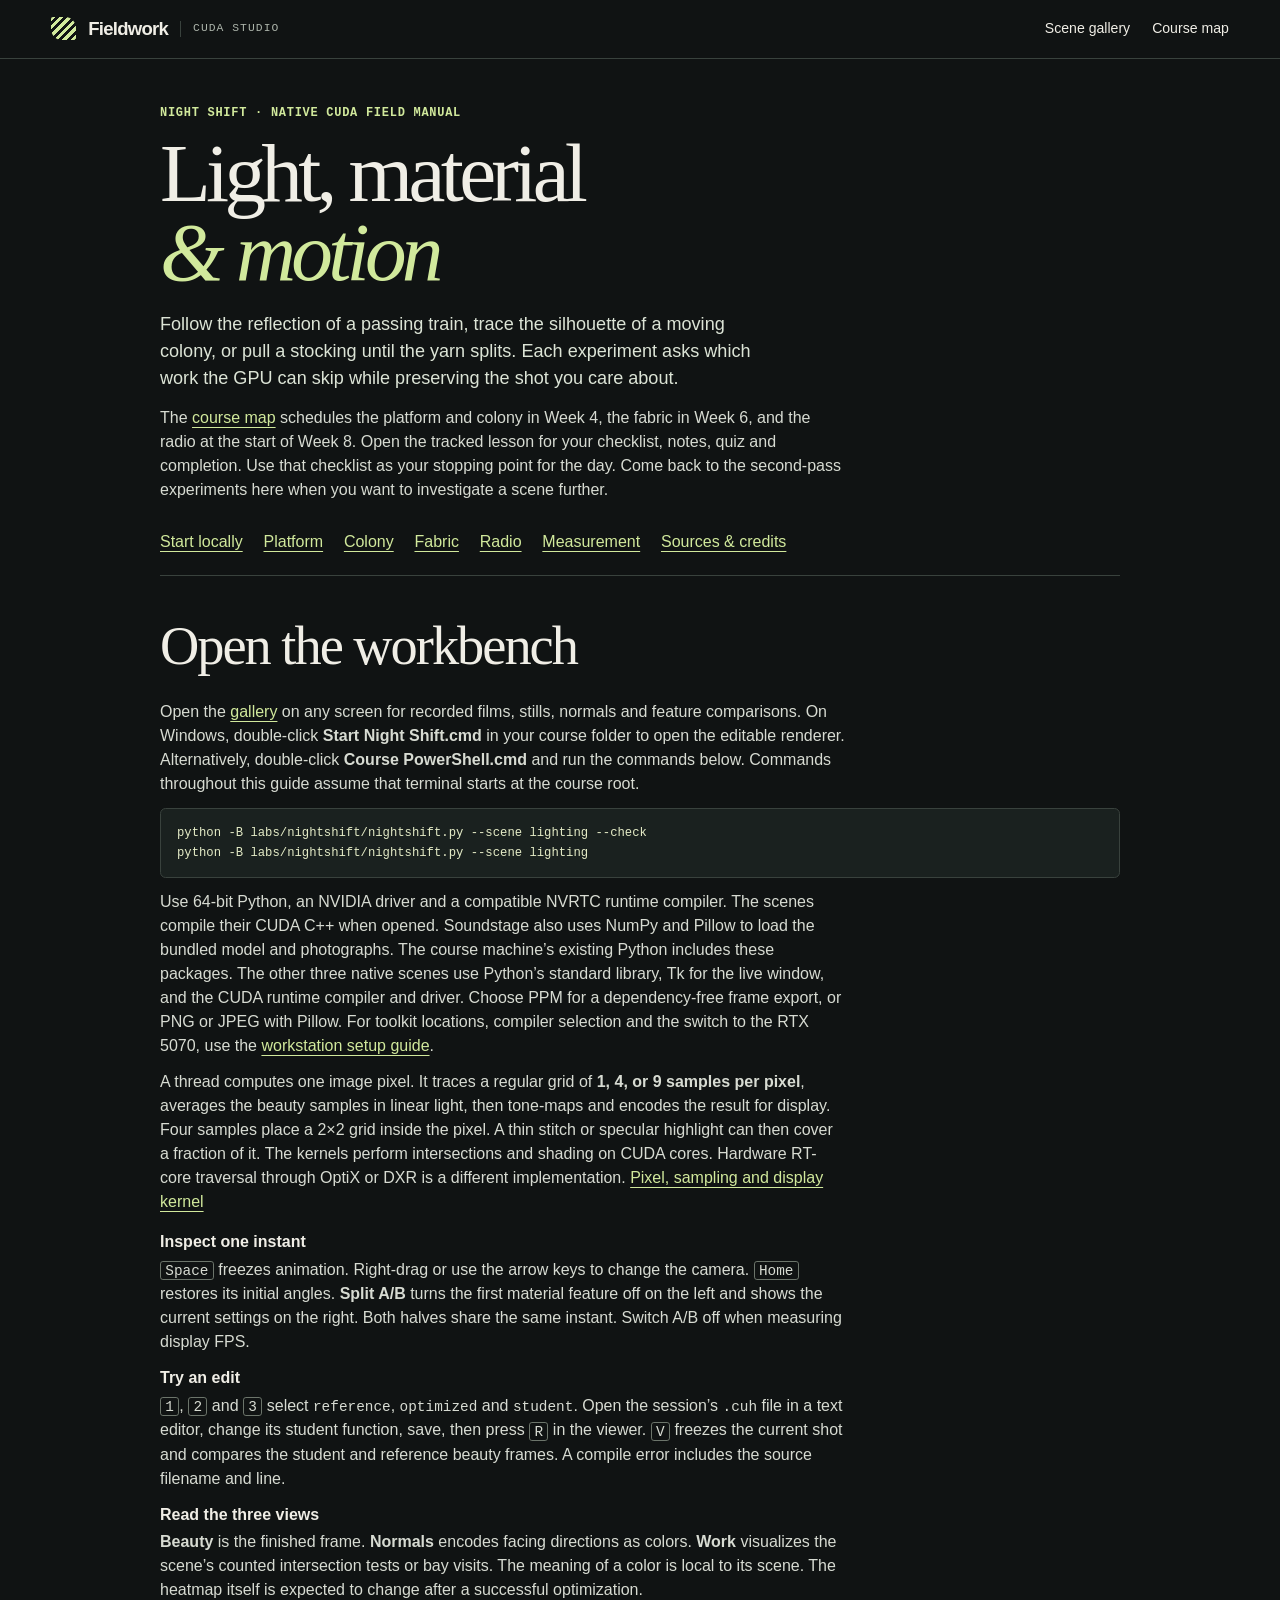
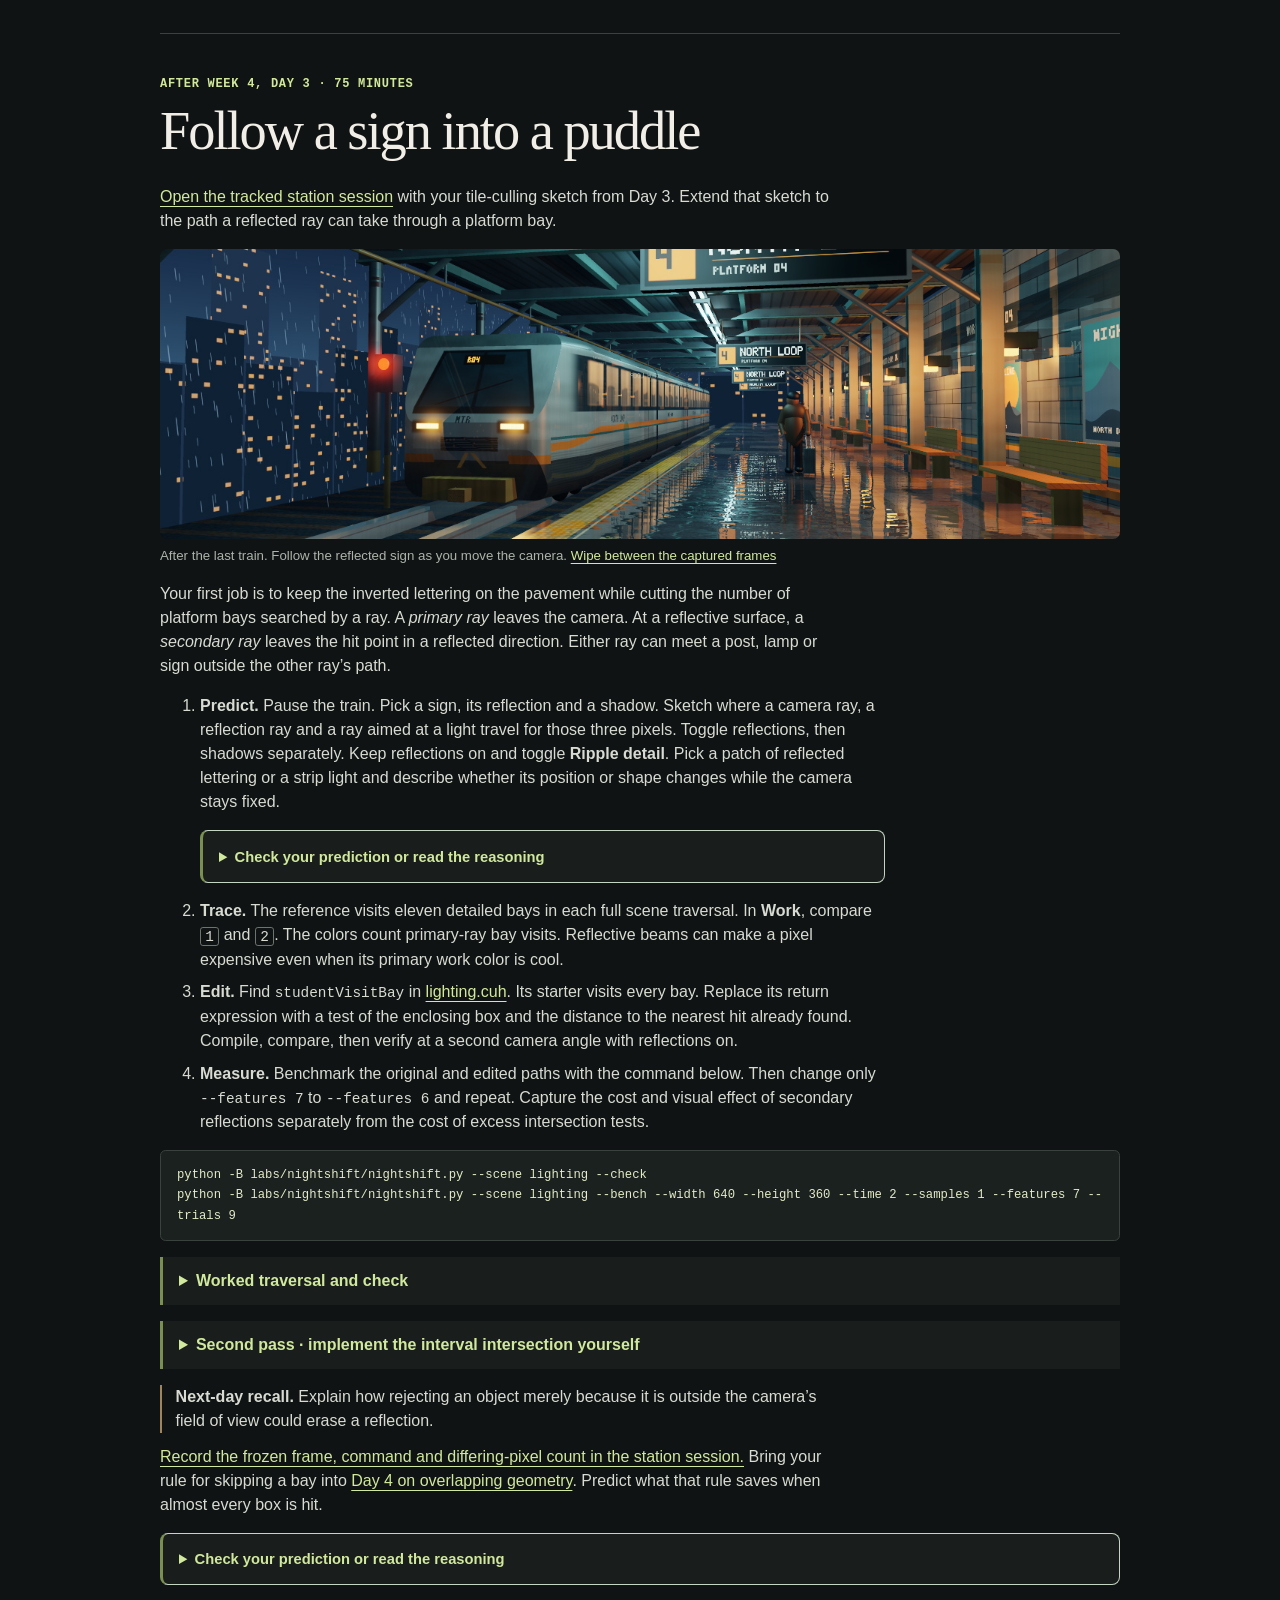
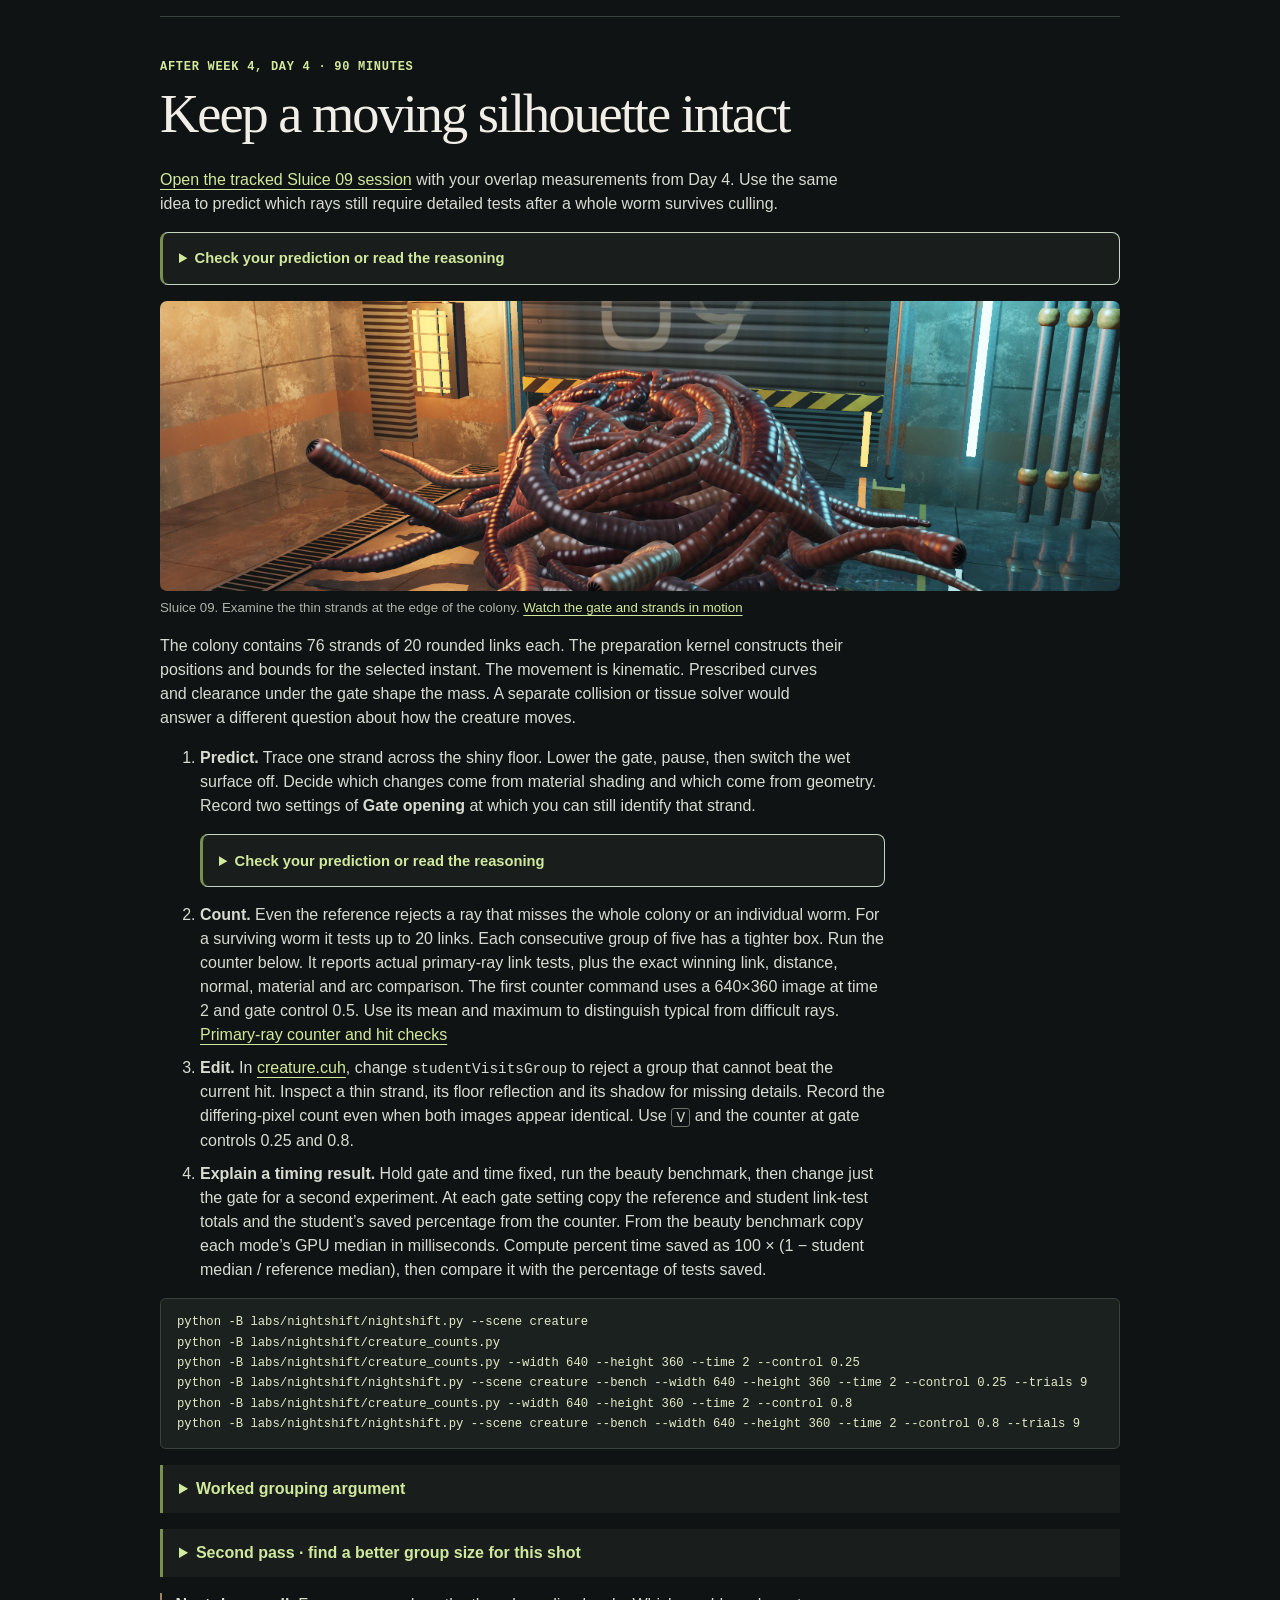
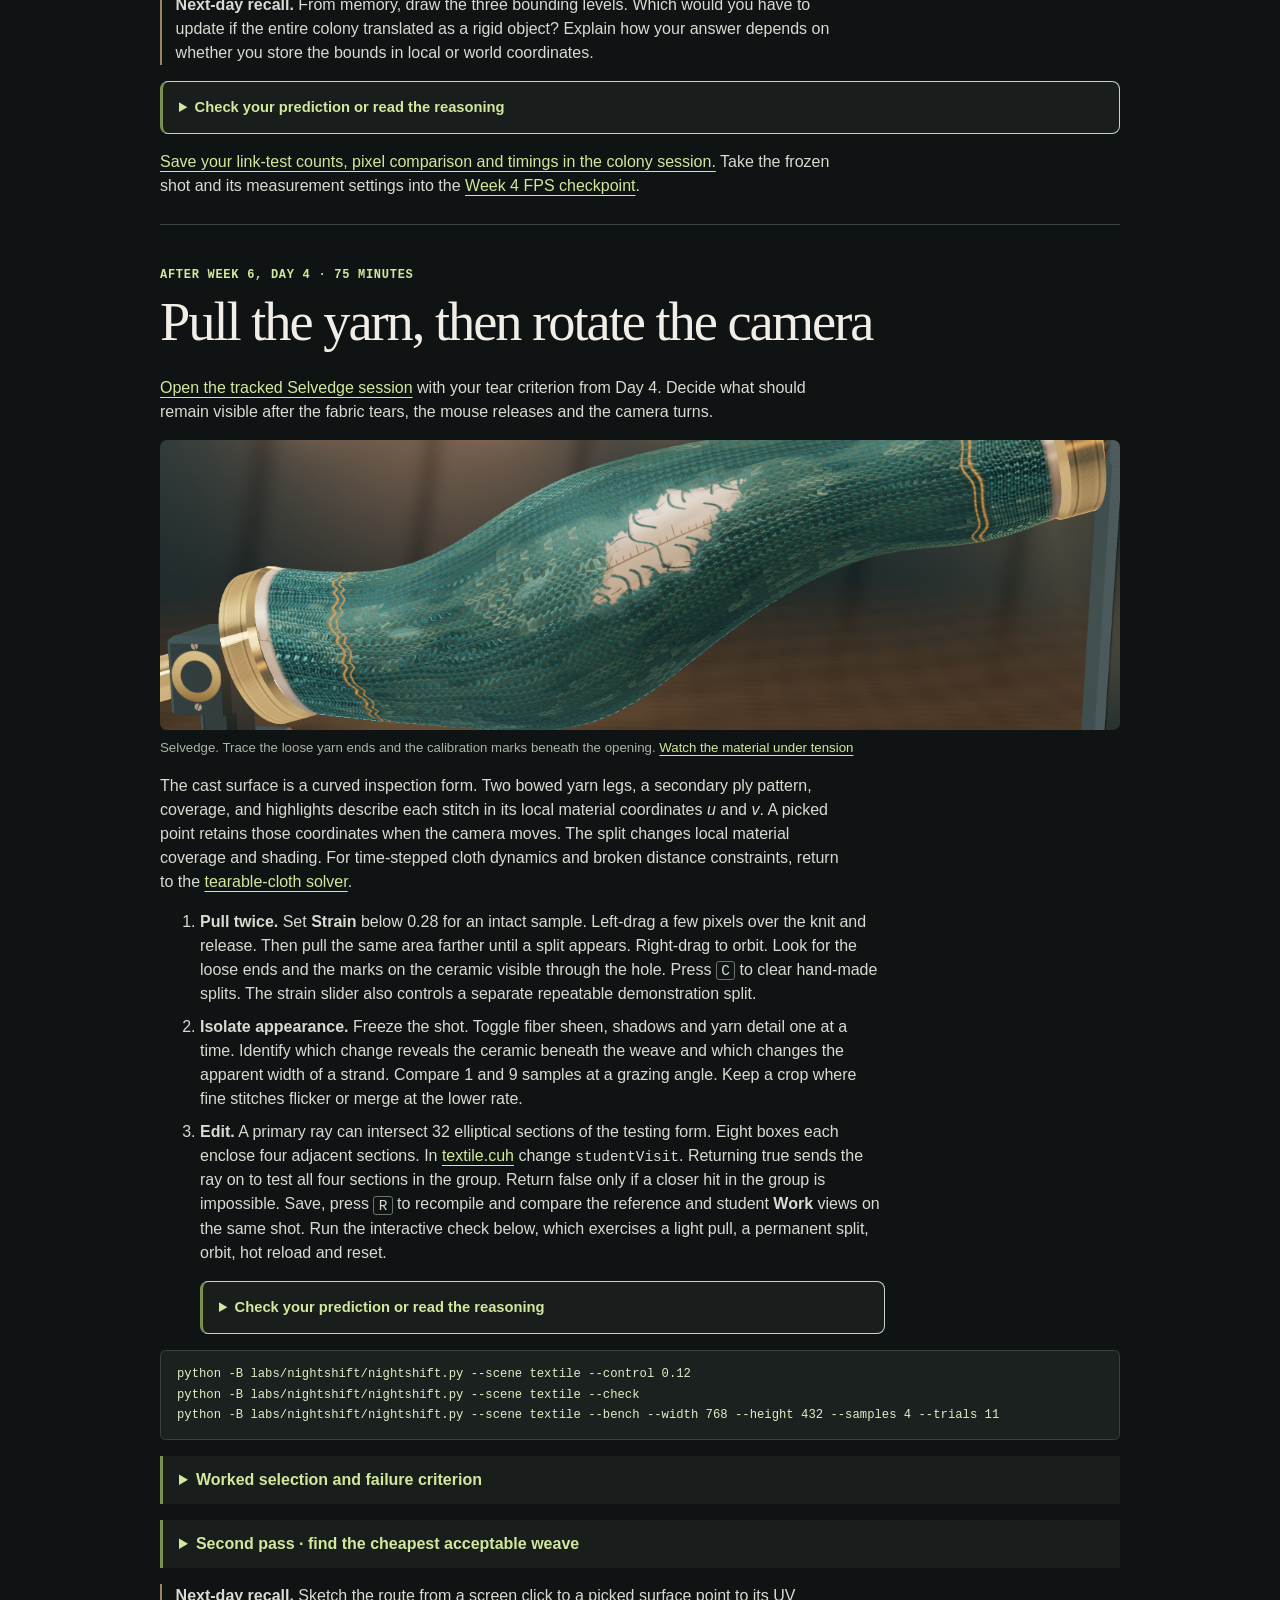
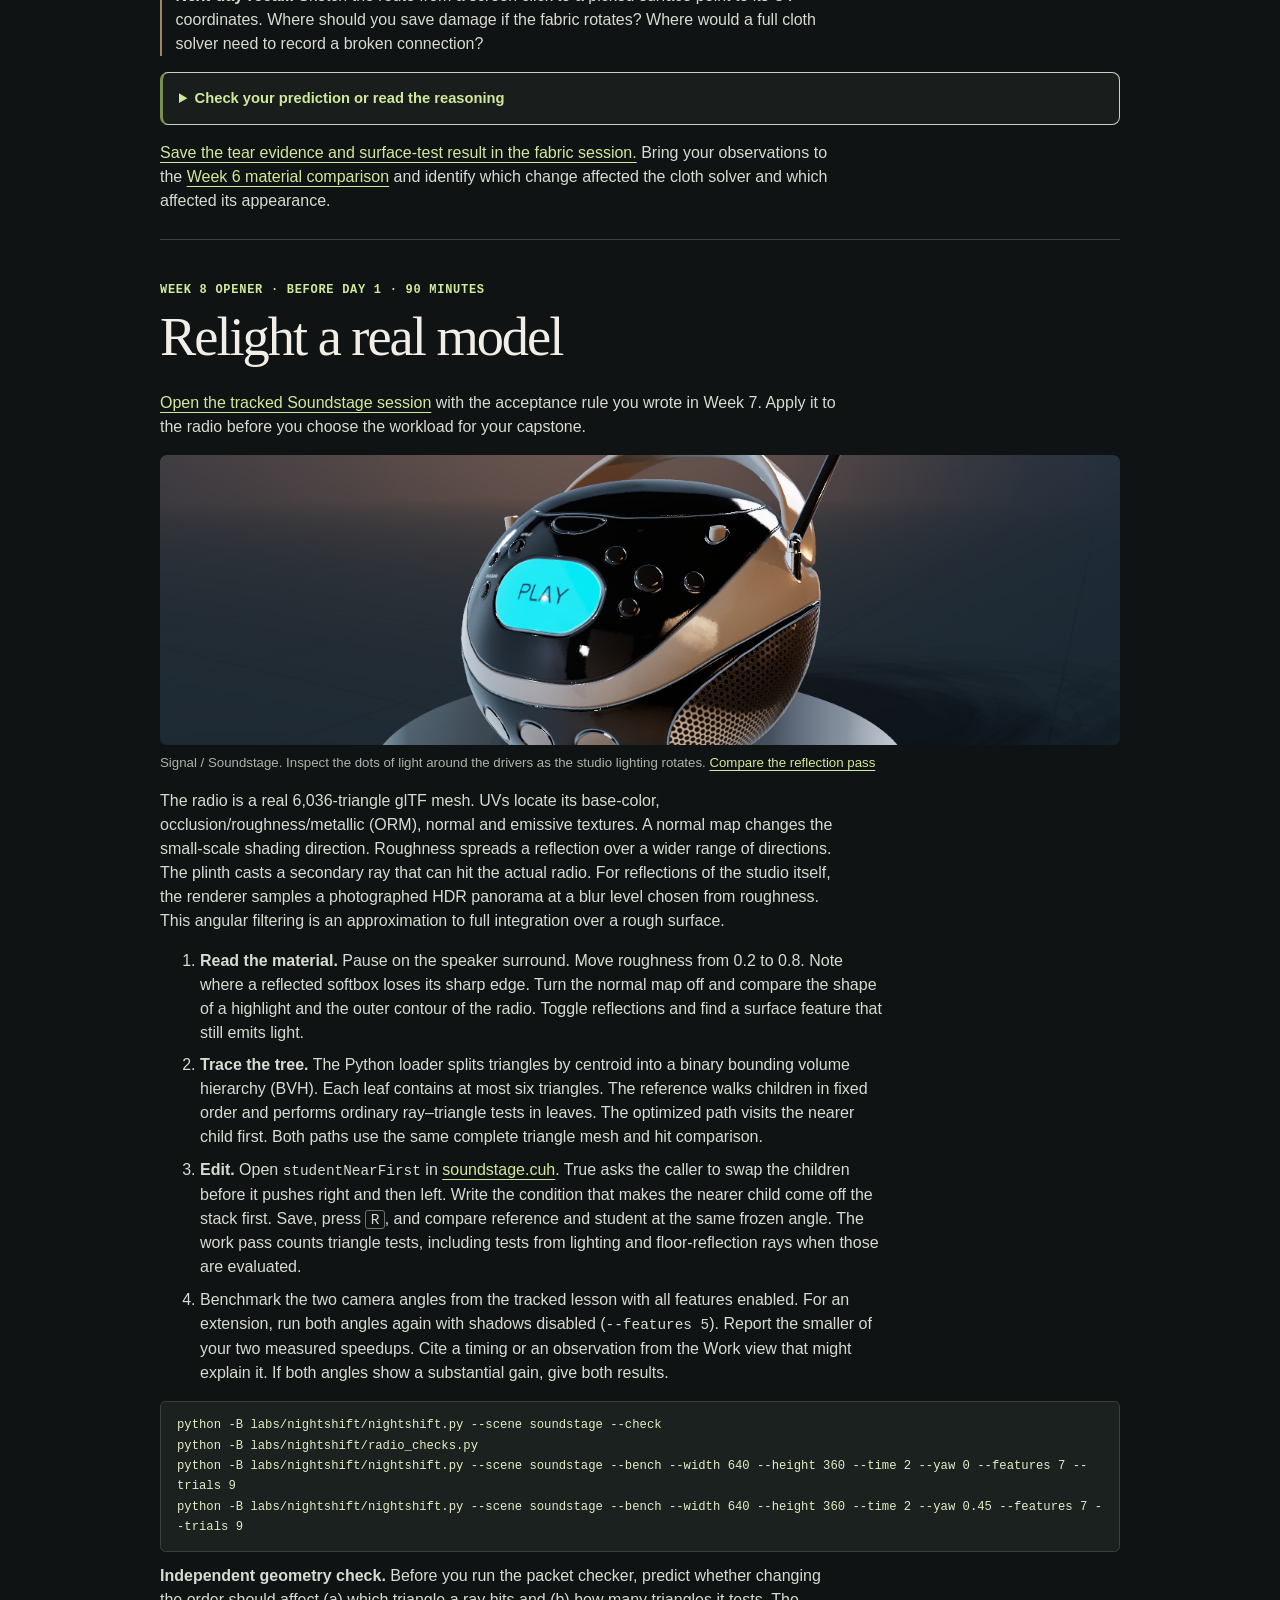
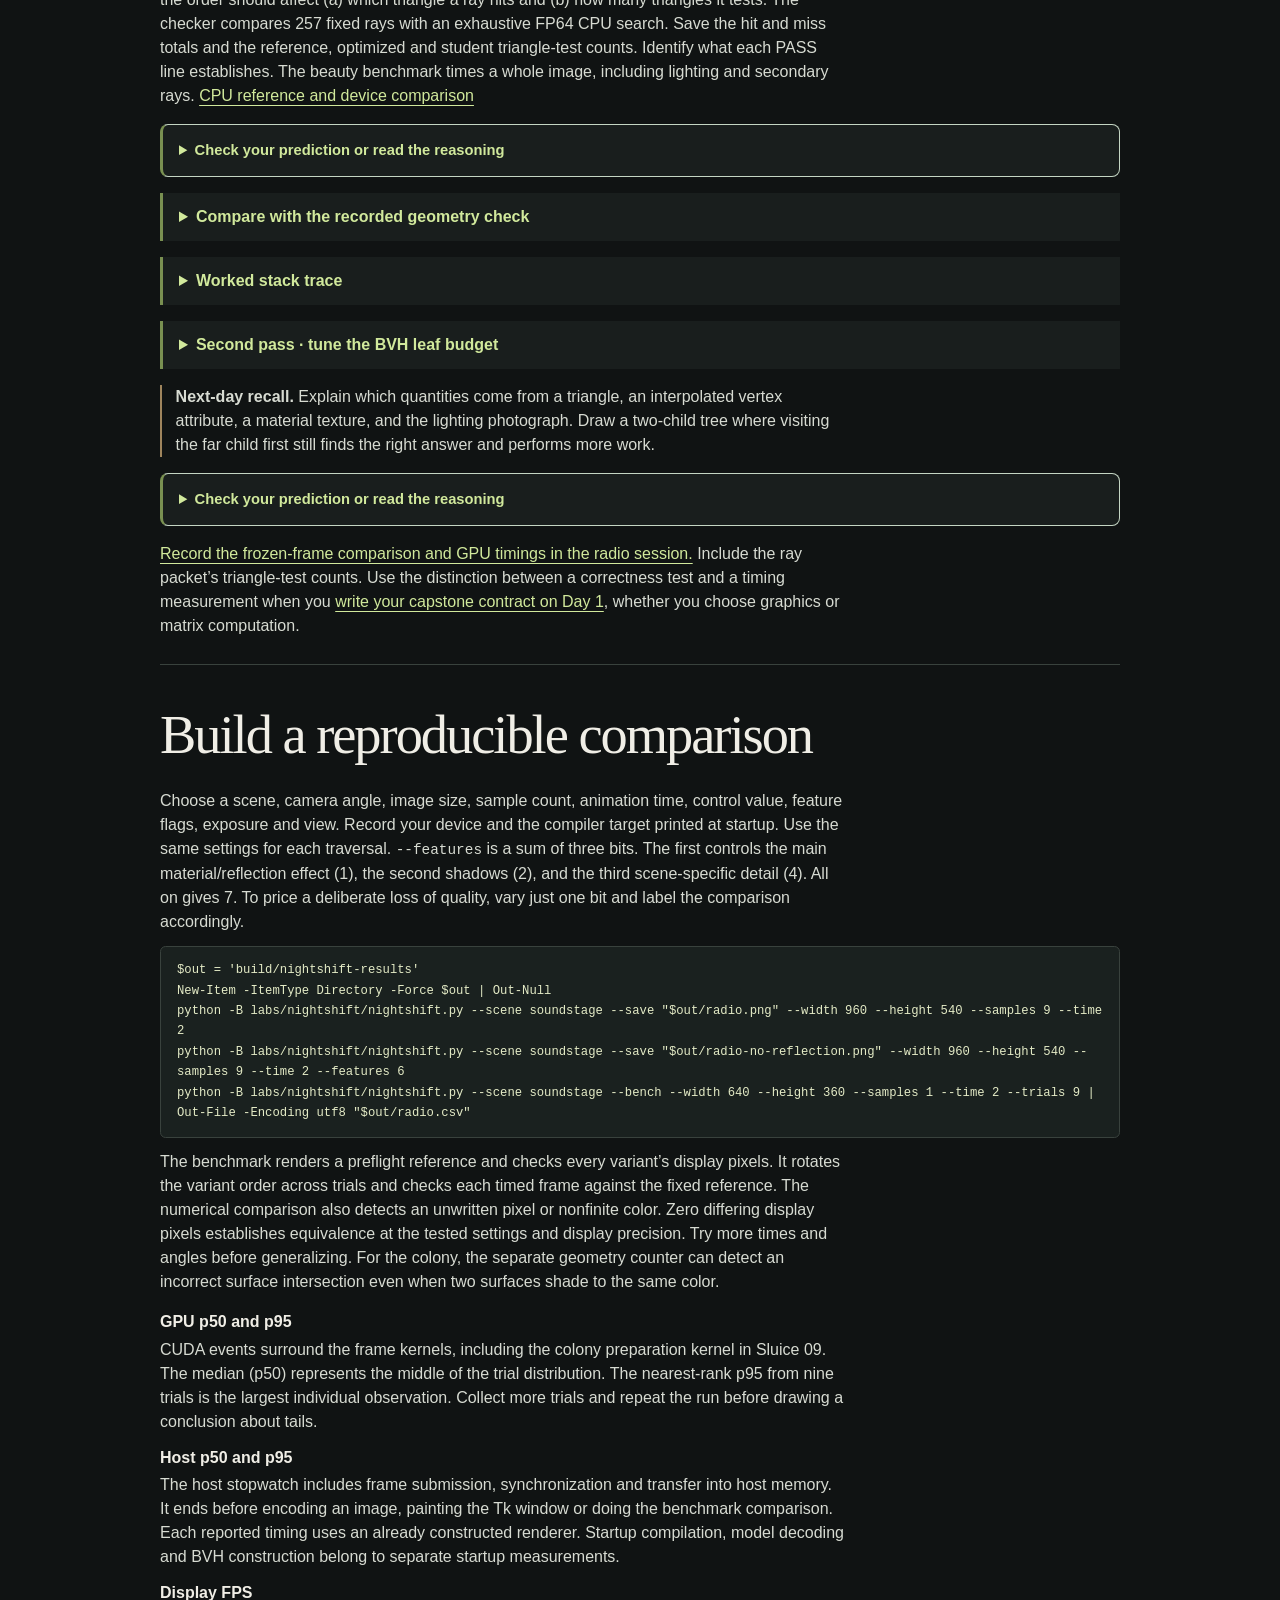
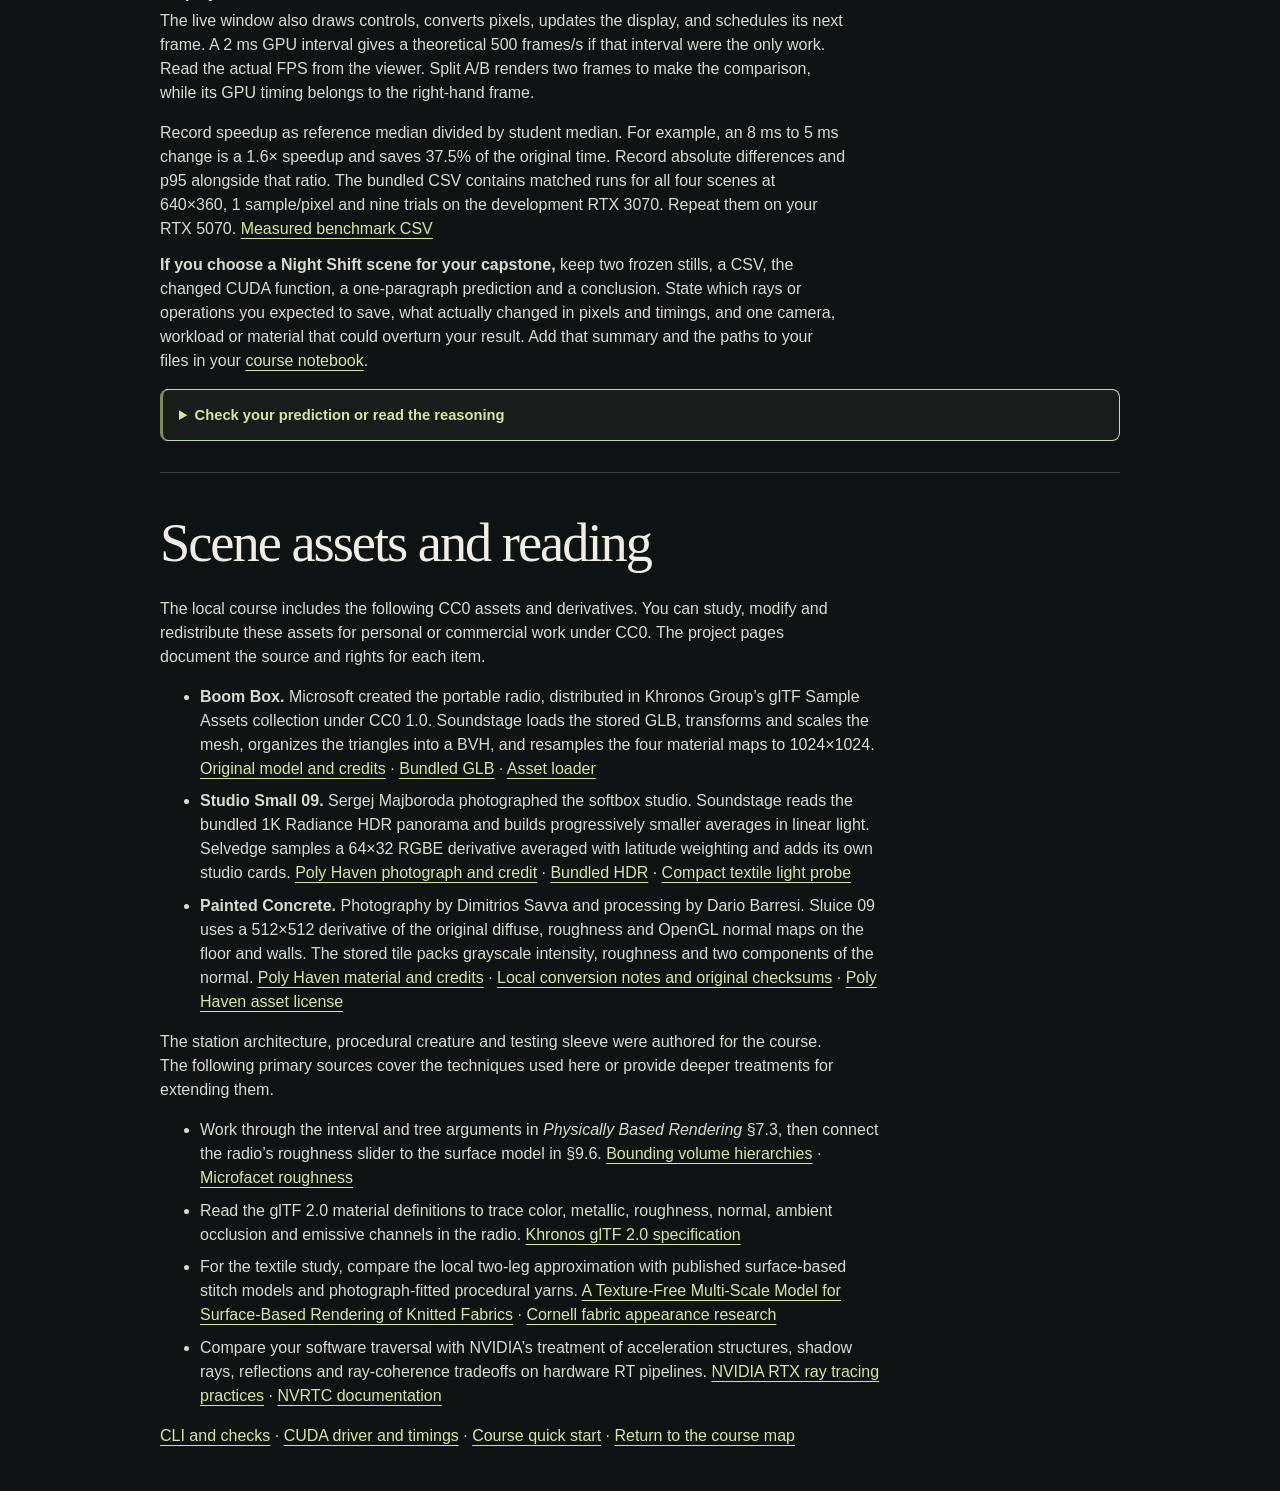
<file: labs/nightshift/manual.html>
<!doctype html>
<html lang="en">
<head>
<meta charset="utf-8"><meta name="viewport" content="width=device-width,initial-scale=1">
<meta name="color-scheme" content="dark"><title>Night Shift field manual · Fieldwork CUDA Studio</title>
<link rel="stylesheet" href="gallery.css">
<style>
main.manual{max-width:960px} .manual h1{max-width:12ch;margin:.15em 0 .22em}
.manual h2{font:400 clamp(2.2rem,4.6vw,3.4rem)/1.06 var(--serif);letter-spacing:-.037em;margin:.18em 0 .45em}
.manual h3{font-size:1.16rem;line-height:1.3;margin:1.25em 0 .4em}
.manual p,.manual li,.manual dd{max-width:77ch;color:#d7dbd2}.manual p{margin:.75em 0}
.manual .label,.manual .route{font:600 .75rem/1.5 var(--mono);color:var(--accent);letter-spacing:.06em;text-transform:uppercase}
.manual section{border-top:1px solid var(--rule);padding:2rem 0 .9rem;scroll-margin-top:1rem}
.manual .deck{font-size:1.13rem;max-width:62ch;color:#dce4d6}.manual nav{display:flex;flex-wrap:wrap;gap:.45rem 1.3rem;padding:1rem 0 1.35rem}
.manual a{color:var(--accent)}.manual figure{margin:1rem 0}.manual figure img{display:block;width:100%;max-height:290px;object-fit:cover;border-radius:7px}
.manual figcaption{font:.83rem/1.5 var(--sans);margin:.48rem 0;color:var(--muted)}.manual code,kbd{font: .90em/1.5 var(--mono)}
.manual kbd{padding:.04em .3em;border:1px solid #6c756b;border-radius:.2em}.manual pre{border:1px solid var(--rule);background:#1a211f;padding:.85rem 1rem;border-radius:.35rem;overflow-x:auto}
.manual li{margin:.54em 0}.manual li p{margin:.4em 0}.manual strong{color:#f1f2e9}
.manual details{border-left:3px solid #799051;margin:1rem 0;background:var(--panel);padding:.75rem 1rem}.manual summary{cursor:pointer;color:#d1e99c;font-weight:650}
.manual .recall{padding-left:.85rem;border-left:2px solid #9f855d}.manual dt{font-weight:650;margin:.75em 0 .22em}.manual dd{margin-left:0}
.manual nav a,.mast a{white-space:normal}.manual .pair{display:grid;grid-template-columns:1fr 1fr;gap:1.2rem}.manual .pair figure{min-width:0}.manual footer{margin:1.1rem 0 2rem}
@media(max-width:680px){.manual .pair{display:block}.manual section{padding:1.45rem 0 .7rem}.manual ol,.manual ul{padding-left:1.3rem}.manual figure img{max-height:none}.manual pre{font-size:.86rem}}
</style>
<link rel="stylesheet" href="../../studio/prediction-check.css"><script defer src="../../studio/prediction-check.js"></script><script defer src="../../studio/predictions-labs.js"></script></head>
<body>
<a class="skip" href="#manual">Skip to manual</a>
<header class="mast"><a class="brand" href="../../index.html"><span class="brandmark" aria-hidden="true"></span>Fieldwork <span class="studio">CUDA Studio</span></a>
<nav aria-label="Course"><a href="index.html">Scene gallery</a><a href="../../index.html#course">Course map</a></nav></header>
<main class="manual" id="manual">
<p class="label">Night Shift · Native CUDA field manual</p>
<h1>Light, material <em>&amp; motion</em></h1>
<p class="deck">Follow the reflection of a passing train, trace the silhouette of a moving colony, or pull a stocking until the yarn splits. Each experiment asks which work the GPU can skip while preserving the shot you care about.</p>
<p>The <a href="../../index.html#course">course map</a> schedules the platform and colony in Week 4, the fabric in Week 6, and the radio at the start of Week 8. Open the tracked lesson for your checklist, notes, quiz and completion. Use that checklist as your stopping point for the day. Come back to the second-pass experiments here when you want to investigate a scene further.</p>
<nav aria-label="Manual contents"><a href="#start">Start locally</a><a href="#lighting">Platform</a><a href="#creature">Colony</a><a href="#textile">Fabric</a><a href="#soundstage">Radio</a><a href="#measure">Measurement</a><a href="#sources">Sources &amp; credits</a></nav>

<section id="start"><h2>Open the workbench</h2>
<p>Open the <a href="index.html">gallery</a> on any screen for recorded films, stills, normals and feature comparisons. On Windows, double-click <b>Start Night Shift.cmd</b> in your course folder to open the editable renderer. Alternatively, double-click <b>Course PowerShell.cmd</b> and run the commands below. Commands throughout this guide assume that terminal starts at the course root.</p>
<pre><code>python -B labs/nightshift/nightshift.py --scene lighting --check
python -B labs/nightshift/nightshift.py --scene lighting</code></pre>
<p>Use 64-bit Python, an NVIDIA driver and a compatible NVRTC runtime compiler. The scenes compile their CUDA C++ when opened. Soundstage also uses NumPy and Pillow to load the bundled model and photographs. The course machine’s existing Python includes these packages. The other three native scenes use Python’s standard library, Tk for the live window, and the CUDA runtime compiler and driver. Choose PPM for a dependency-free frame export, or PNG or JPEG with Pillow. For toolkit locations, compiler selection and the switch to the RTX 5070, use the <a href="../../index.html#setup">workstation setup guide</a>.</p>
<p>A thread computes one image pixel. It traces a regular grid of <b>1, 4, or 9 samples per pixel</b>, averages the beauty samples in linear light, then tone-maps and encodes the result for display. Four samples place a 2×2 grid inside the pixel. A thin stitch or specular highlight can then cover a fraction of it. The kernels perform intersections and shading on CUDA cores. Hardware RT-core traversal through OptiX or DXR is a different implementation. <a href="frame.cu">Pixel, sampling and display kernel</a></p>
<dl><dt>Inspect one instant</dt><dd><kbd>Space</kbd> freezes animation. Right-drag or use the arrow keys to change the camera. <kbd>Home</kbd> restores its initial angles. <b>Split A/B</b> turns the first material feature off on the left and shows the current settings on the right. Both halves share the same instant. Switch A/B off when measuring display FPS.</dd>
<dt>Try an edit</dt><dd><kbd>1</kbd>, <kbd>2</kbd> and <kbd>3</kbd> select <code>reference</code>, <code>optimized</code> and <code>student</code>. Open the session’s <code>.cuh</code> file in a text editor, change its student function, save, then press <kbd>R</kbd> in the viewer. <kbd>V</kbd> freezes the current shot and compares the student and reference beauty frames. A compile error includes the source filename and line.</dd>
<dt>Read the three views</dt><dd><b>Beauty</b> is the finished frame. <b>Normals</b> encodes facing directions as colors. <b>Work</b> visualizes the scene’s counted intersection tests or bay visits. The meaning of a color is local to its scene. The heatmap itself is expected to change after a successful optimization.</dd></dl></section>
<section id="lighting"><p class="route">After Week 4, Day 3 · 75 minutes</p><h2>Follow a sign into a puddle</h2>
<p><a href="../../index.html#day/4/lighting">Open the tracked station session</a> with your tile-culling sketch from Day 3. Extend that sketch to the path a reflected ray can take through a platform bay.</p>
<figure><img src="media/lighting-beauty.jpg" loading="lazy" alt="A lit train beside a wet platform with strips of light and a destination sign visible in the paving"><figcaption>After the last train. Follow the reflected sign as you move the camera. <a href="index.html#lighting/compare">Wipe between the captured frames</a></figcaption></figure>
<p>Your first job is to keep the inverted lettering on the pavement while cutting the number of platform bays searched by a ray. A <i>primary ray</i> leaves the camera. At a reflective surface, a <i>secondary ray</i> leaves the hit point in a reflected direction. Either ray can meet a post, lamp or sign outside the other ray’s path.</p>
<ol><li data-lab-check="station-rays"><b>Predict.</b> Pause the train. Pick a sign, its reflection and a shadow. Sketch where a camera ray, a reflection ray and a ray aimed at a light travel for those three pixels. Toggle reflections, then shadows separately. Keep reflections on and toggle <b>Ripple detail</b>. Pick a patch of reflected lettering or a strip light and describe whether its position or shape changes while the camera stays fixed.</li>
<li><b>Trace.</b> The reference visits eleven detailed bays in each full scene traversal. In <b>Work</b>, compare <kbd>1</kbd> and <kbd>2</kbd>. The colors count primary-ray bay visits. Reflective beams can make a pixel expensive even when its primary work color is cool.</li>
<li><b>Edit.</b> Find <code>studentVisitBay</code> in <a href="lighting.cuh">lighting.cuh</a>. Its starter visits every bay. Replace its return expression with a test of the enclosing box and the distance to the nearest hit already found. Compile, compare, then verify at a second camera angle with reflections on.</li>
<li><b>Measure.</b> Benchmark the original and edited paths with the command below. Then change only <code>--features 7</code> to <code>--features 6</code> and repeat. Capture the cost and visual effect of secondary reflections separately from the cost of excess intersection tests.</li></ol>
<pre><code>python -B labs/nightshift/nightshift.py --scene lighting --check
python -B labs/nightshift/nightshift.py --scene lighting --bench --width 640 --height 360 --time 2 --samples 1 --features 7 --trials 9</code></pre>
<details><summary>Worked traversal and check</summary><pre><code>return bayIntersects(r, z, closest);</code></pre>
<p>Every detailed primitive in the bay lies within its conservative box. A ray missing the box can miss all those primitives in one test. Suppose a wall has already been hit at distance 6 and the bay starts at 9 along that ray. The nearer wall still wins. If the bay instead starts at 4, the detailed intersections decide. A box intersection tells you to continue searching its contents for a visible surface. In the implementation, a small tolerance protects neighboring boundaries.</p></details>
<details><summary>Second pass · implement the interval intersection yourself</summary><p>Implement the same conservative test directly in <code>studentVisitBay</code>. Start with the box limits in <code>bayIntersects</code> and the ray from the existing signature. For each axis, form the distances from the origin to its two boundary planes. Sort each pair. The largest entry and smallest exit delimit the common interval. Preserve positive-distance and closest-hit tolerances from the supplied helper. For parallel rays, an origin outside that slab rejects the box immediately.</p><p>Test your rule on the intervals [2,8], [5,9] and [3,7]. Find their common interval and decide whether a bay on that interval could beat a surface already hit at distance 4. Then change the third interval to [10,12] and repeat. Verify your implementation with the full rendered image.</p><details><summary>Compare the two paper cases</summary><p>The first common interval is [5,7], so the surface at 4 stays closer. In the second case the intervals have no common distance. The ray misses the box.</p></details><p>Keep the paper decisions with your pixel check.</p></details>
<p class="recall"><b>Next-day recall.</b> Explain how rejecting an object merely because it is outside the camera’s field of view could erase a reflection.</p>
<p data-lab-check="station-boxes"><a href="../../index.html#day/4/lighting">Record the frozen frame, command and differing-pixel count in the station session.</a> Bring your rule for skipping a bay into <a href="../../index.html#day/4/3">Day 4 on overlapping geometry</a>. Predict what that rule saves when almost every box is hit.</p></section>

<section id="creature"><p class="route">After Week 4, Day 4 · 90 minutes</p><h2>Keep a moving silhouette intact</h2>
<p data-lab-check="worm-rays"><a href="../../index.html#day/4/creature">Open the tracked Sluice 09 session</a> with your overlap measurements from Day 4. Use the same idea to predict which rays still require detailed tests after a whole worm survives culling.</p>
<figure><img src="media/creature-beauty.jpg" loading="lazy" alt="A mass of wet segmented worms passing under a striped steel gate"><figcaption>Sluice 09. Examine the thin strands at the edge of the colony. <a href="index.html#creature/film">Watch the gate and strands in motion</a></figcaption></figure>
<p>The colony contains 76 strands of 20 rounded links each. The preparation kernel constructs their positions and bounds for the selected instant. The movement is kinematic. Prescribed curves and clearance under the gate shape the mass. A separate collision or tissue solver would answer a different question about how the creature moves.</p>
<ol><li data-lab-check="worm-gate"><b>Predict.</b> Trace one strand across the shiny floor. Lower the gate, pause, then switch the wet surface off. Decide which changes come from material shading and which come from geometry. Record two settings of <b>Gate opening</b> at which you can still identify that strand.</li>
<li><b>Count.</b> Even the reference rejects a ray that misses the whole colony or an individual worm. For a surviving worm it tests up to 20 links. Each consecutive group of five has a tighter box. Run the counter below. It reports actual primary-ray link tests, plus the exact winning link, distance, normal, material and arc comparison. The first counter command uses a 640×360 image at time 2 and gate control 0.5. Use its mean and maximum to distinguish typical from difficult rays. <a href="creature_counts.py">Primary-ray counter and hit checks</a></li>
<li><b>Edit.</b> In <a href="creature.cuh">creature.cuh</a>, change <code>studentVisitsGroup</code> to reject a group that cannot beat the current hit. Inspect a thin strand, its floor reflection and its shadow for missing details. Record the differing-pixel count even when both images appear identical. Use <kbd>V</kbd> and the counter at gate controls 0.25 and 0.8.</li>
<li><b>Explain a timing result.</b> Hold gate and time fixed, run the beauty benchmark, then change just the gate for a second experiment. At each gate setting copy the reference and student link-test totals and the student’s saved percentage from the counter. From the beauty benchmark copy each mode’s GPU median in milliseconds. Compute percent time saved as 100 × (1 − student median / reference median), then compare it with the percentage of tests saved.</li></ol>
<pre><code>python -B labs/nightshift/nightshift.py --scene creature
python -B labs/nightshift/creature_counts.py
python -B labs/nightshift/creature_counts.py --width 640 --height 360 --time 2 --control 0.25
python -B labs/nightshift/nightshift.py --scene creature --bench --width 640 --height 360 --time 2 --control 0.25 --trials 9
python -B labs/nightshift/creature_counts.py --width 640 --height 360 --time 2 --control 0.8
python -B labs/nightshift/nightshift.py --scene creature --bench --width 640 --height 360 --time 2 --control 0.8 --trials 9</code></pre>
<details><summary>Worked grouping argument</summary><pre><code>return meets(r, bounds, closest);</code></pre><p>Suppose only one of a worm’s four group boxes intersects the current ray interval. The grouped path performs four box tests and up to five link tests. The original performs up to twenty link tests for that worm. Converting fifteen saved link tests into a frame-time prediction also requires their cost relative to the rest of the scene. Both versions prepare the animated geometry, test broader bounds, shade the visible surface and evaluate enabled secondary rays.</p></details>
<details><summary>Second pass · find a better group size for this shot</summary><p data-lab-check="worm-group-size worm-group-clock">Save the original counts and timing. Keep the twenty links per worm, then change the <code>groupSize</code> constant from 5 to 2, 4, and 10, one experiment at a time. Each of these divides 20 exactly. The preparation kernel closes a group on that boundary and stores its box. For group sizes 2, 4 and 10, predict how many group boxes a ray tests when it hits all boxes of one surviving worm. Then say which group size you expect to save the most link tests on this frozen shot. Check your prediction against the counter.</p><p>For each size record primary tests, actual median GPU time, and an exact-hit check at the same opening and camera angle. Repeat the strongest two at another camera. Explain the crossover or report that none appeared. Restore the original size before comparing your results with the bundled measurements.</p></details>
<p data-lab-check="worm-space" class="recall"><b>Next-day recall.</b> From memory, draw the three bounding levels. Which would you have to update if the entire colony translated as a rigid object? Explain how your answer depends on whether you store the bounds in local or world coordinates.</p>
<p><a href="../../index.html#day/4/creature">Save your link-test counts, pixel comparison and timings in the colony session.</a> Take the frozen shot and its measurement settings into the <a href="../../index.html#day/4/4">Week 4 FPS checkpoint</a>.</p></section>

<section id="textile"><p class="route">After Week 6, Day 4 · 75 minutes</p><h2>Pull the yarn, then rotate the camera</h2>
<p><a href="../../index.html#day/6/textile">Open the tracked Selvedge session</a> with your tear criterion from Day 4. Decide what should remain visible after the fabric tears, the mouse releases and the camera turns.</p>
<figure><img src="media/textile-beauty.jpg" loading="lazy" alt="A teal jacquard knit on a ceramic inspection form with a rip exposing a calibration scale"><figcaption>Selvedge. Trace the loose yarn ends and the calibration marks beneath the opening. <a href="index.html#textile/film">Watch the material under tension</a></figcaption></figure>
<p>The cast surface is a curved inspection form. Two bowed yarn legs, a secondary ply pattern, coverage, and highlights describe each stitch in its local material coordinates <i>u</i> and <i>v</i>. A picked point retains those coordinates when the camera moves. The split changes local material coverage and shading. For time-stepped cloth dynamics and broken distance constraints, return to the <a href="../knit/README.html">tearable-cloth solver</a>.</p>
<ol><li><b>Pull twice.</b> Set <b>Strain</b> below 0.28 for an intact sample. Left-drag a few pixels over the knit and release. Then pull the same area farther until a split appears. Right-drag to orbit. Look for the loose ends and the marks on the ceramic visible through the hole. Press <kbd>C</kbd> to clear hand-made splits. The strain slider also controls a separate repeatable demonstration split.</li>
<li><b>Isolate appearance.</b> Freeze the shot. Toggle fiber sheen, shadows and yarn detail one at a time. Identify which change reveals the ceramic beneath the weave and which changes the apparent width of a strand. Compare 1 and 9 samples at a grazing angle. Keep a crop where fine stitches flicker or merge at the lower rate.</li>
<li data-lab-check="textile-rays"><b>Edit.</b> A primary ray can intersect 32 elliptical sections of the testing form. Eight boxes each enclose four adjacent sections. In <a href="textile.cuh">textile.cuh</a> change <code>studentVisit</code>. Returning true sends the ray on to test all four sections in the group. Return false only if a closer hit in the group is impossible. Save, press <kbd>R</kbd> to recompile and compare the reference and student <b>Work</b> views on the same shot. Run the interactive check below, which exercises a light pull, a permanent split, orbit, hot reload and reset.</li></ol>
<pre><code>python -B labs/nightshift/nightshift.py --scene textile --control 0.12
python -B labs/nightshift/nightshift.py --scene textile --check
python -B labs/nightshift/nightshift.py --scene textile --bench --width 768 --height 432 --samples 4 --trials 11</code></pre>
<details><summary>Worked selection and failure criterion</summary><pre><code>return reaches(box, ray, closest);</code></pre><p>If six boxes miss a ray, the remaining two groups need at most eight section intersections. The eight conservative box tests and the material evaluation still have a cost. A light pull is reversible. A pull exceeding 0.049 in the current normalized UV metric records a persistent local damage mark. This is a threshold in the material interaction model and carries no physical units of stress. The viewer retains up to 32 hand-made marks per textile session. <a href="textile_input.py">Inspect the picking and damage state</a>.</p></details>
<details><summary>Second pass · find the cheapest acceptable weave</summary><p>Save three equally sized PNG frames with identical time, camera, strain, exposure and features. Change only <code>--samples</code> between 1, 4 and 9. Zoom into the gold tracer and loose yarn ends. Compare each lower rate against the 9-sample frame and pick one that preserves both the contour and the pattern you would accept. Repeat the comparison at a more oblique camera angle. A small whole-image error can coexist with a conspicuous broken stitch. Keep that crop alongside your numerical summary.</p></details>
<p data-lab-check="textile-mark" class="recall"><b>Next-day recall.</b> Sketch the route from a screen click to a picked surface point to its UV coordinates. Where should you save damage if the fabric rotates? Where would a full cloth solver need to record a broken connection?</p>
<p><a href="../../index.html#day/6/textile">Save the tear evidence and surface-test result in the fabric session.</a> Bring your observations to the <a href="../../index.html#day/6/4">Week 6 material comparison</a> and identify which change affected the cloth solver and which affected its appearance.</p></section>
<section id="soundstage"><p class="route">Week 8 opener · Before Day 1 · 90 minutes</p><h2>Relight a real model</h2>
<p><a href="../../index.html#day/8/soundstage">Open the tracked Soundstage session</a> with the acceptance rule you wrote in Week 7. Apply it to the radio before you choose the workload for your capstone.</p>
<figure><img src="media/soundstage-beauty.jpg" loading="lazy" alt="A textured portable radio illuminated on a reflective studio plinth"><figcaption>Signal / Soundstage. Inspect the dots of light around the drivers as the studio lighting rotates. <a href="index.html#soundstage/compare">Compare the reflection pass</a></figcaption></figure>
<p>The radio is a real 6,036-triangle glTF mesh. UVs locate its base-color, occlusion/roughness/metallic (ORM), normal and emissive textures. A normal map changes the small-scale shading direction. Roughness spreads a reflection over a wider range of directions. The plinth casts a secondary ray that can hit the actual radio. For reflections of the studio itself, the renderer samples a photographed HDR panorama at a blur level chosen from roughness. This angular filtering is an approximation to full integration over a rough surface.</p>
<ol><li><b>Read the material.</b> Pause on the speaker surround. Move roughness from 0.2 to 0.8. Note where a reflected softbox loses its sharp edge. Turn the normal map off and compare the shape of a highlight and the outer contour of the radio. Toggle reflections and find a surface feature that still emits light.</li>
<li><b>Trace the tree.</b> The Python loader splits triangles by centroid into a binary bounding volume hierarchy (BVH). Each leaf contains at most six triangles. The reference walks children in fixed order and performs ordinary ray–triangle tests in leaves. The optimized path visits the nearer child first. Both paths use the same complete triangle mesh and hit comparison.</li>
<li><b>Edit.</b> Open <code>studentNearFirst</code> in <a href="soundstage.cuh">soundstage.cuh</a>. True asks the caller to swap the children before it pushes right and then left. Write the condition that makes the nearer child come off the stack first. Save, press <kbd>R</kbd>, and compare reference and student at the same frozen angle. The work pass counts triangle tests, including tests from lighting and floor-reflection rays when those are evaluated.</li>
<li>Benchmark the two camera angles from the tracked lesson with all features enabled. For an extension, run both angles again with shadows disabled (<code>--features 5</code>). Report the smaller of your two measured speedups. Cite a timing or an observation from the Work view that might explain it. If both angles show a substantial gain, give both results.</li></ol>
<pre><code>python -B labs/nightshift/nightshift.py --scene soundstage --check
python -B labs/nightshift/radio_checks.py
python -B labs/nightshift/nightshift.py --scene soundstage --bench --width 640 --height 360 --time 2 --yaw 0 --features 7 --trials 9
python -B labs/nightshift/nightshift.py --scene soundstage --bench --width 640 --height 360 --time 2 --yaw 0.45 --features 7 --trials 9</code></pre>
<p data-lab-check="radio-packet"><b>Independent geometry check.</b> Before you run the packet checker, predict whether changing the order should affect (a) which triangle a ray hits and (b) how many triangles it tests. The checker compares 257 fixed rays with an exhaustive FP64 CPU search. Save the hit and miss totals and the reference, optimized and student triangle-test counts. Identify what each PASS line establishes. The beauty benchmark times a whole image, including lighting and secondary rays. <a href="radio_checks.py">CPU reference and device comparison</a></p>
<details><summary>Compare with the recorded geometry check</summary><p>The recorded packet has 106 hits and 151 misses. The reference tested 4,226 triangles and the optimized mode tested 2,646. Their nearest triangle IDs matched the CPU exactly and their hit distances passed the floating-point tolerance. Compare the counts measured for your student edit with these two rows.</p></details>
<details><summary>Worked stack trace</summary><pre><code>return rightEntry &lt; leftEntry;</code></pre><p>Suppose the left and right boxes begin at distances 8 and 2. Swap them, then push the farther child first. The stack pops the nearer child next. If it supplies a triangle hit at distance 5, the node starting at 8 can be skipped when it reaches the top of the stack. If the nearer box contains empty space along the ray, the farther child can still supply the closest triangle. An equally near box must remain eligible for the tie-breaking rule.</p></details>
<details><summary>Second pass · tune the BVH leaf budget</summary><p>Find the <code>len(ids) &lt;= 6</code> leaf condition in <a href="soundstage_asset.py">soundstage_asset.py</a>. Start a fresh CLI process after each change so the Python loader rebuilds the tree. Try limits of 3 and 12, keeping the textures, mesh and camera fixed. Fewer triangles per leaf usually create more internal nodes. In a new table, compare traversal order within each leaf budget. Save the original frame before you change the builder and inspect each result against it. A faster BVH that produces a different visible triangle at a silhouette needs an explanation.</p></details>
<p data-lab-check="radio-tree" class="recall"><b>Next-day recall.</b> Explain which quantities come from a triangle, an interpolated vertex attribute, a material texture, and the lighting photograph. Draw a two-child tree where visiting the far child first still finds the right answer and performs more work.</p>
<p><a href="../../index.html#day/8/soundstage">Record the frozen-frame comparison and GPU timings in the radio session.</a> Include the ray packet’s triangle-test counts. Use the distinction between a correctness test and a timing measurement when you <a href="../../index.html#day/8/0">write your capstone contract on Day 1</a>, whether you choose graphics or matrix computation.</p></section>

<section id="measure"><h2>Build a reproducible comparison</h2>
<p>Choose a scene, camera angle, image size, sample count, animation time, control value, feature flags, exposure and view. Record your device and the compiler target printed at startup. Use the same settings for each traversal. <code>--features</code> is a sum of three bits. The first controls the main material/reflection effect (1), the second shadows (2), and the third scene-specific detail (4). All on gives 7. To price a deliberate loss of quality, vary just one bit and label the comparison accordingly.</p>
<pre><code>$out = 'build/nightshift-results'
New-Item -ItemType Directory -Force $out | Out-Null
python -B labs/nightshift/nightshift.py --scene soundstage --save "$out/radio.png" --width 960 --height 540 --samples 9 --time 2
python -B labs/nightshift/nightshift.py --scene soundstage --save "$out/radio-no-reflection.png" --width 960 --height 540 --samples 9 --time 2 --features 6
python -B labs/nightshift/nightshift.py --scene soundstage --bench --width 640 --height 360 --samples 1 --time 2 --trials 9 | Out-File -Encoding utf8 "$out/radio.csv"</code></pre>
<p>The benchmark renders a preflight reference and checks every variant’s display pixels. It rotates the variant order across trials and checks each timed frame against the fixed reference. The numerical comparison also detects an unwritten pixel or nonfinite color. Zero differing display pixels establishes equivalence at the tested settings and display precision. Try more times and angles before generalizing. For the colony, the separate geometry counter can detect an incorrect surface intersection even when two surfaces shade to the same color.</p>
<dl><dt>GPU p50 and p95</dt><dd>CUDA events surround the frame kernels, including the colony preparation kernel in Sluice 09. The median (p50) represents the middle of the trial distribution. The nearest-rank p95 from nine trials is the largest individual observation. Collect more trials and repeat the run before drawing a conclusion about tails.</dd>
<dt>Host p50 and p95</dt><dd>The host stopwatch includes frame submission, synchronization and transfer into host memory. It ends before encoding an image, painting the Tk window or doing the benchmark comparison. Each reported timing uses an already constructed renderer. Startup compilation, model decoding and BVH construction belong to separate startup measurements.</dd>
<dt>Display FPS</dt><dd>The live window also draws controls, converts pixels, updates the display, and schedules its next frame. A 2 ms GPU interval gives a theoretical 500 frames/s if that interval were the only work. Read the actual FPS from the viewer. Split A/B renders two frames to make the comparison, while its GPU timing belongs to the right-hand frame.</dd></dl>
<p>Record speedup as reference median divided by student median. For example, an 8 ms to 5 ms change is a 1.6× speedup and saves 37.5% of the original time. Record absolute differences and p95 alongside that ratio. The bundled CSV contains matched runs for all four scenes at 640×360, 1 sample/pixel and nine trials on the development RTX 3070. Repeat them on your RTX 5070. <a href="media/benchmark.csv">Measured benchmark CSV</a></p>
<p data-lab-check="caps-evidence"><b>If you choose a Night Shift scene for your capstone,</b> keep two frozen stills, a CSV, the changed CUDA function, a one-paragraph prediction and a conclusion. State which rays or operations you expected to save, what actually changed in pixels and timings, and one camera, workload or material that could overturn your result. Add that summary and the paths to your files in your <a href="../../index.html#notes">course notebook</a>.</p></section>

<section id="sources"><h2>Scene assets and reading</h2>
<p>The local course includes the following CC0 assets and derivatives. You can study, modify and redistribute these assets for personal or commercial work under CC0. The project pages document the source and rights for each item.</p>
<ul><li><b>Boom Box.</b> Microsoft created the portable radio, distributed in Khronos Group’s glTF Sample Assets collection under CC0 1.0. Soundstage loads the stored GLB, transforms and scales the mesh, organizes the triangles into a BVH, and resamples the four material maps to 1024×1024. <a href="https://github.com/KhronosGroup/glTF-Sample-Assets/blob/main/Models/BoomBox/README.md">Original model and credits</a> · <a href="assets/BoomBox.glb">Bundled GLB</a> · <a href="soundstage_asset.py">Asset loader</a></li>
<li><b>Studio Small 09.</b> Sergej Majboroda photographed the softbox studio. Soundstage reads the bundled 1K Radiance HDR panorama and builds progressively smaller averages in linear light. Selvedge samples a 64×32 RGBE derivative averaged with latitude weighting and adds its own studio cards. <a href="https://polyhaven.com/a/studio_small_09">Poly Haven photograph and credit</a> · <a href="assets/studio_small_09_1k.hdr">Bundled HDR</a> · <a href="textile_probe.cuh">Compact textile light probe</a></li>
<li><b>Painted Concrete.</b> Photography by Dimitrios Savva and processing by Dario Barresi. Sluice 09 uses a 512×512 derivative of the original diffuse, roughness and OpenGL normal maps on the floor and walls. The stored tile packs grayscale intensity, roughness and two components of the normal. <a href="https://polyhaven.com/a/painted_concrete">Poly Haven material and credits</a> · <a href="assets/painted-concrete-source.txt">Local conversion notes and original checksums</a> · <a href="https://polyhaven.com/license">Poly Haven asset license</a></li></ul>
<p>The station architecture, procedural creature and testing sleeve were authored for the course. The following primary sources cover the techniques used here or provide deeper treatments for extending them.</p>
<ul><li>Work through the interval and tree arguments in <i>Physically Based Rendering</i> §7.3, then connect the radio’s roughness slider to the surface model in §9.6. <a href="https://www.pbr-book.org/4ed/Primitives_and_Intersection_Acceleration/Bounding_Volume_Hierarchies">Bounding volume hierarchies</a> · <a href="https://www.pbr-book.org/4ed/Reflection_Models/Roughness_Using_Microfacet_Theory">Microfacet roughness</a></li>
<li>Read the glTF 2.0 material definitions to trace color, metallic, roughness, normal, ambient occlusion and emissive channels in the radio. <a href="https://registry.khronos.org/glTF/specs/2.0/glTF-2.0.html">Khronos glTF 2.0 specification</a></li>
<li>For the textile study, compare the local two-leg approximation with published surface-based stitch models and photograph-fitted procedural yarns. <a href="https://diglib.eg.org/items/0be71589-7d03-4135-b6e3-359634627d99">A Texture-Free Multi-Scale Model for Surface-Based Rendering of Knitted Fabrics</a> · <a href="https://research.cs.cornell.edu/ctcloth/">Cornell fabric appearance research</a></li>
<li>Compare your software traversal with NVIDIA’s treatment of acceleration structures, shadow rays, reflections and ray-coherence tradeoffs on hardware RT pipelines. <a href="https://developer.nvidia.com/blog/best-practices-for-using-nvidia-rtx-ray-tracing-updated/">NVIDIA RTX ray tracing practices</a> · <a href="https://docs.nvidia.com/cuda/nvrtc/">NVRTC documentation</a></li></ul>
<p><a href="nightshift.py">CLI and checks</a> · <a href="engine.py">CUDA driver and timings</a> · <a href="../../README.md">Course quick start</a> · <a href="../../index.html#course">Return to the course map</a></p>
</section>
</main></body></html>
</file>
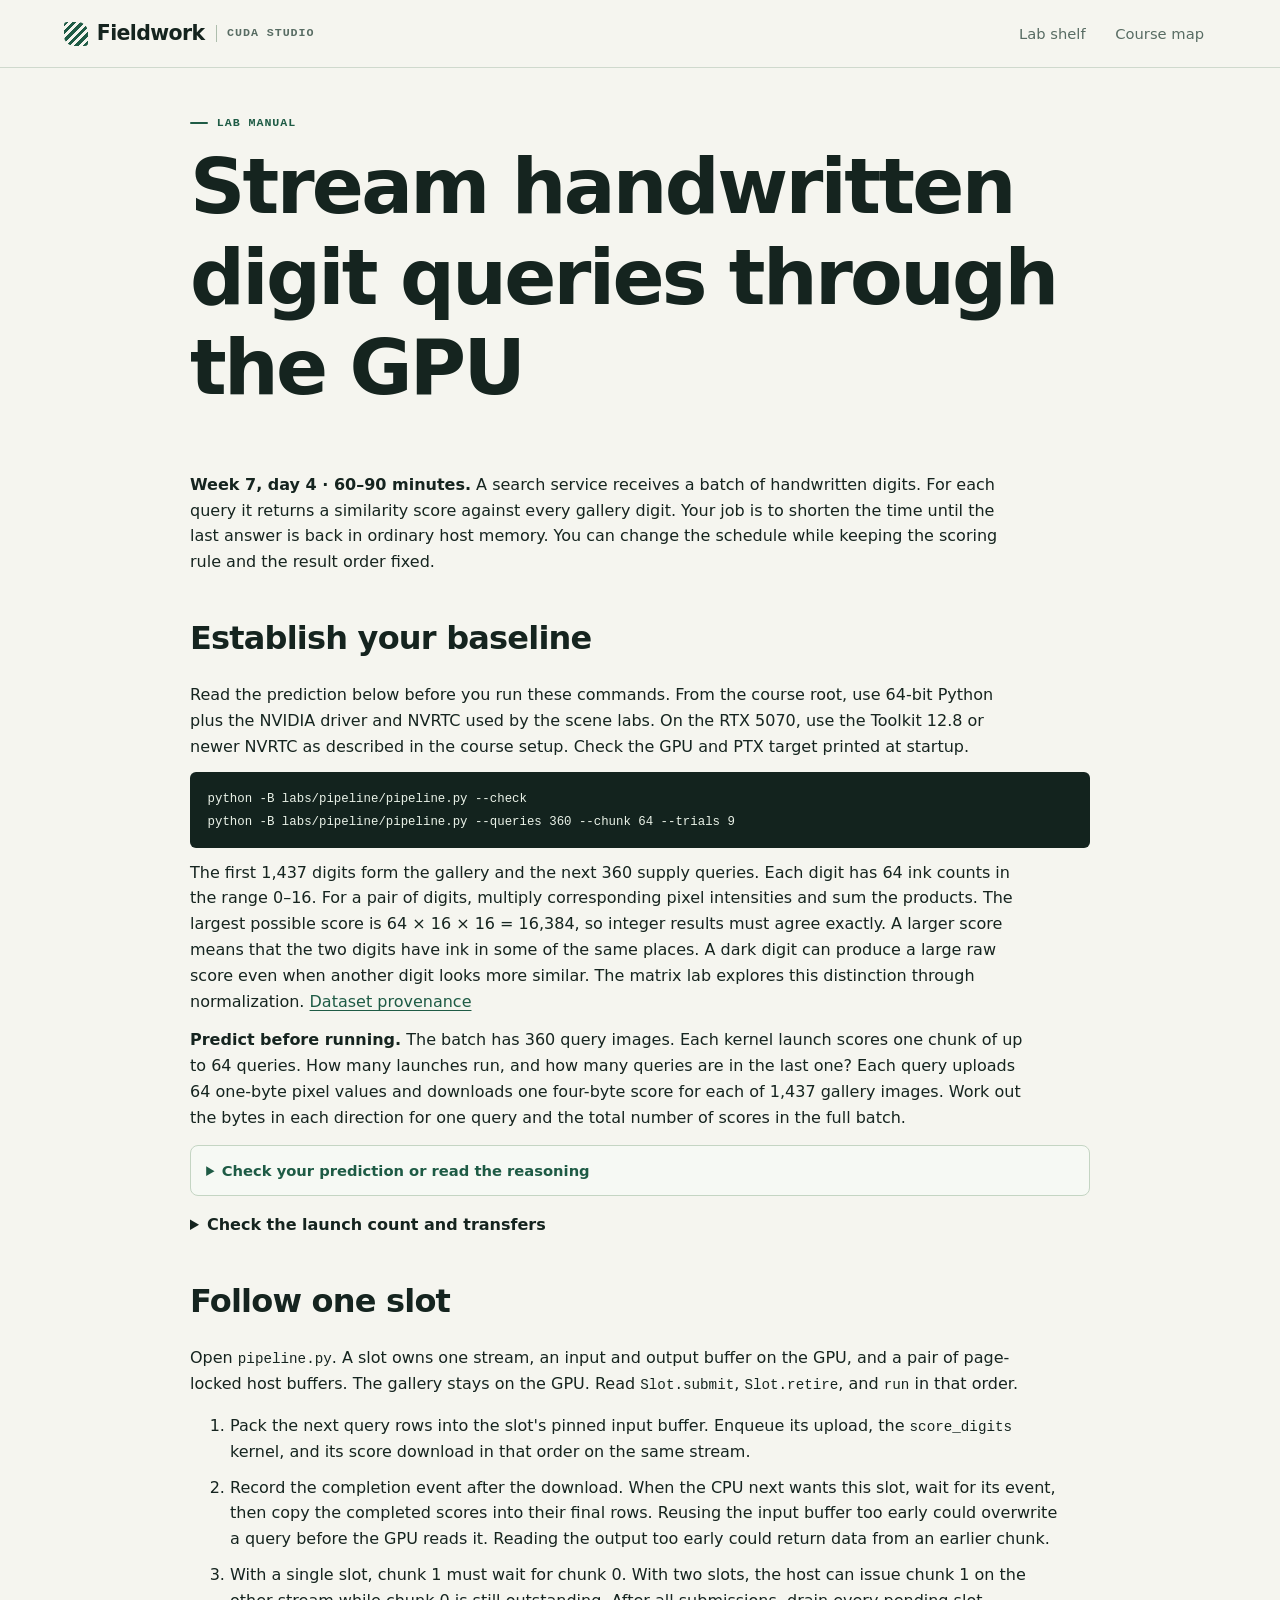
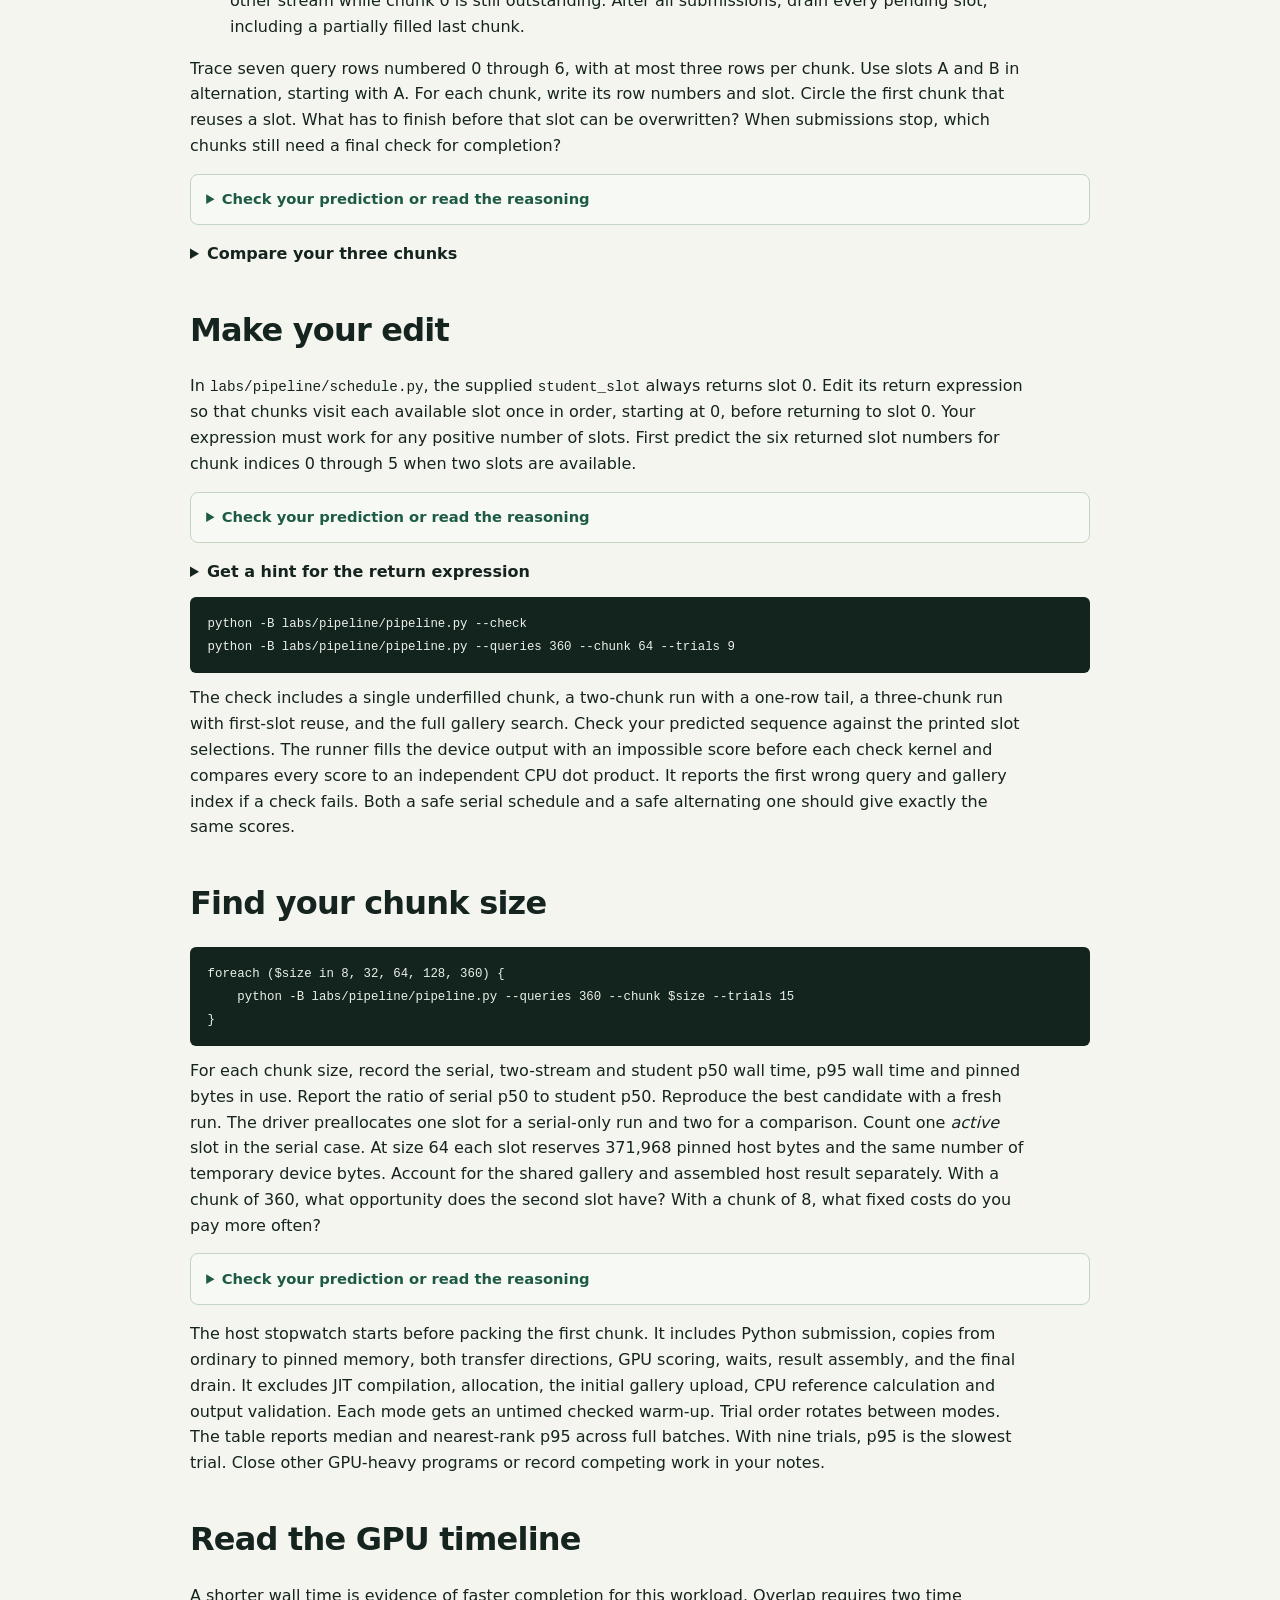
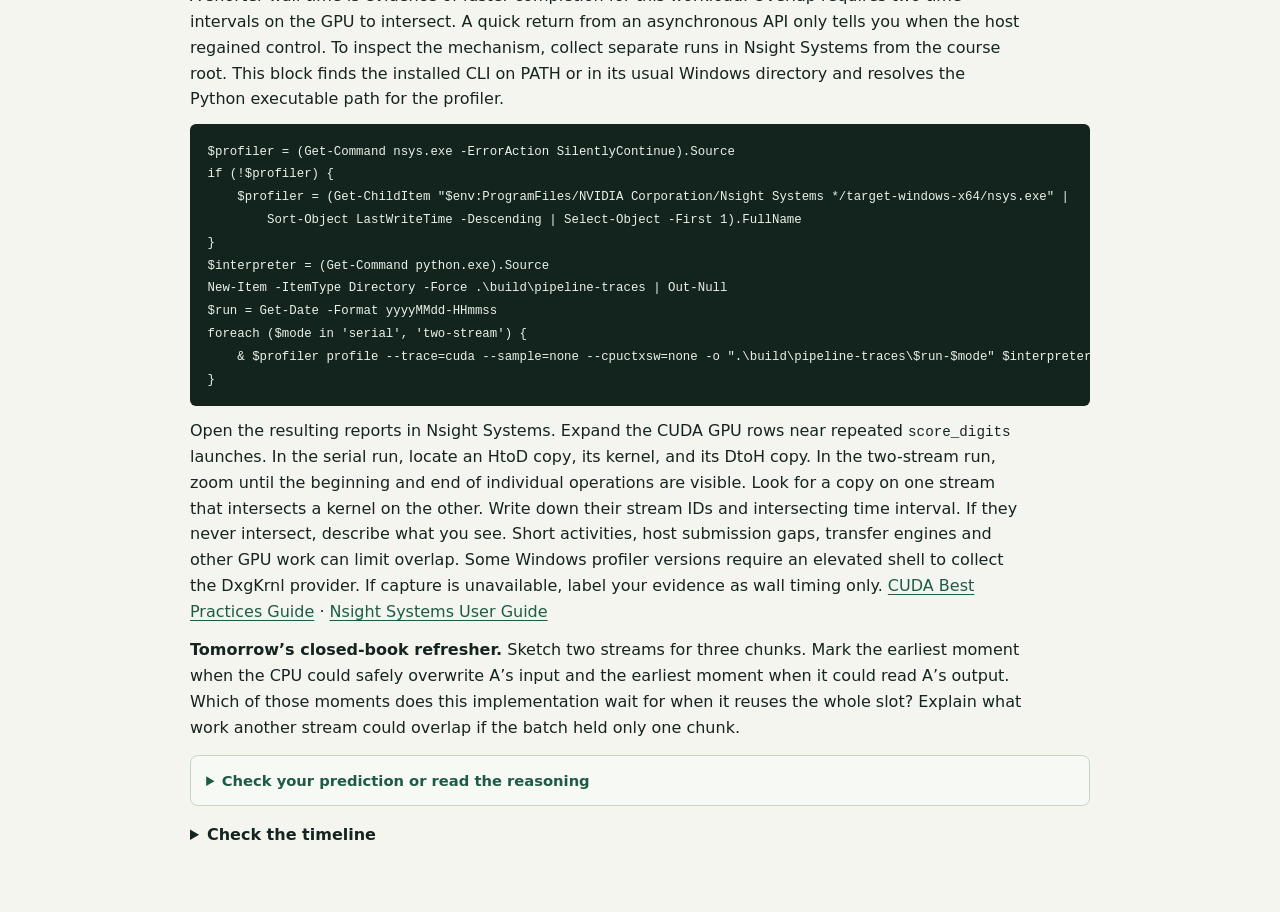
<file: labs/pipeline/README.html>
<!doctype html><html lang="en"><head><meta charset="utf-8"><meta name="viewport" content="width=device-width,initial-scale=1"><title>Stream handwritten digit queries through the GPU · Fieldwork</title><link rel="stylesheet" href="../../studio/style.css"><style>main{max-width:900px}main p,main li{max-width:82ch}main h2{font-size:2rem;margin-top:1.4em}main h3{margin-top:1.5em}main img{display:block;max-width:100%;max-height:440px;border-radius:7px}main table{display:block;overflow-x:auto}main li{margin-bottom:.6em}main h1{font-size:clamp(2.8rem,6vw,5rem)}p code,li code{overflow-wrap:anywhere}</style><link rel="stylesheet" href="../../studio/prediction-check.css"><script defer src="../../studio/prediction-check.js"></script><script defer src="../../studio/predictions-labs.js"></script></head><body><header><a class="brand" href="../../index.html"><i class="brandmark"></i>Fieldwork<span>CUDA STUDIO</span></a><nav><a href="../../index.html#labs">Lab shelf</a><a href="../../index.html#course">Course map</a></nav></header><main><p class="kicker">Lab manual</p><h1>Stream handwritten digit queries through the GPU</h1>
<p><strong>Week 7, day 4 · 60–90 minutes.</strong> A search service receives a batch of handwritten digits. For each query it returns a similarity score against every gallery digit. Your job is to shorten the time until the last answer is back in ordinary host memory. You can change the schedule while keeping the scoring rule and the result order fixed.</p>
<h2 id="baseline">Establish your baseline</h2>
<p>Read the prediction below before you run these commands. From the course root, use 64-bit Python plus the NVIDIA driver and NVRTC used by the scene labs. On the RTX 5070, use the Toolkit 12.8 or newer NVRTC as described in the course setup. Check the GPU and PTX target printed at startup.</p>
<pre><code class="language-powershell">python -B labs/pipeline/pipeline.py --check
python -B labs/pipeline/pipeline.py --queries 360 --chunk 64 --trials 9
</code></pre>
<p>The first 1,437 digits form the gallery and the next 360 supply queries. Each digit has 64 ink counts in the range 0–16. For a pair of digits, multiply corresponding pixel intensities and sum the products. The largest possible score is 64 × 16 × 16 = 16,384, so integer results must agree exactly. A larger score means that the two digits have ink in some of the same places. A dark digit can produce a large raw score even when another digit looks more similar. The matrix lab explores this distinction through normalization. <a href="../compute/data/SOURCES.html">Dataset provenance</a></p>
<p id="check-pipe-count" data-lab-check="pipe-count pipe-bytes"><strong>Predict before running.</strong> The batch has 360 query images. Each kernel launch scores one chunk of up to 64 queries. How many launches run, and how many queries are in the last one? Each query uploads 64 one-byte pixel values and downloads one four-byte score for each of 1,437 gallery images. Work out the bytes in each direction for one query and the total number of scores in the full batch.</p>
<details><summary>Check the launch count and transfers</summary><p>Five full chunks hold 320 queries. The sixth holds the remaining 40. Each query uploads 64 bytes and downloads 1,437 × 4 = 5,748 bytes. The entire batch returns 360 × 1,437 = 517,320 scores.</p></details>
<h2 id="slot-lifetime">Follow one slot</h2>
<p>Open <code>pipeline.py</code>. A slot owns one stream, an input and output buffer on the GPU, and a pair of page-locked host buffers. The gallery stays on the GPU. Read <code>Slot.submit</code>, <code>Slot.retire</code>, and <code>run</code> in that order.</p>
<ol>
<li>Pack the next query rows into the slot's pinned input buffer. Enqueue its upload, the <code>score_digits</code> kernel, and its score download in that order on the same stream.</li>
<li>Record the completion event after the download. When the CPU next wants this slot, wait for its event, then copy the completed scores into their final rows. Reusing the input buffer too early could overwrite a query before the GPU reads it. Reading the output too early could return data from an earlier chunk.</li>
<li>With a single slot, chunk 1 must wait for chunk 0. With two slots, the host can issue chunk 1 on the other stream while chunk 0 is still outstanding. After all submissions, drain every pending slot, including a partially filled last chunk.</li>
</ol>
<p id="check-pipe-reuse" data-lab-check="pipe-reuse">Trace seven query rows numbered 0 through 6, with at most three rows per chunk. Use slots A and B in alternation, starting with A. For each chunk, write its row numbers and slot. Circle the first chunk that reuses a slot. What has to finish before that slot can be overwritten? When submissions stop, which chunks still need a final check for completion?</p>
<details><summary>Compare your three chunks</summary><p>Chunk 0 sends rows 0–2 through A. Chunk 1 sends rows 3–5 through B. Chunk 2 sends row 6 through A. Before reusing A the CPU waits for chunk 0’s download and saves its scores to rows 0–2. Finally it waits for and saves the outstanding results for chunks 1 and 2. Each result goes to the row numbers of its original chunk, whichever slot is drained first.</p></details>
<h2 id="edit-schedule">Make your edit</h2>
<p id="check-pipe-slots" data-lab-check="pipe-slots">In <code>labs/pipeline/schedule.py</code>, the supplied <code>student_slot</code> always returns slot 0. Edit its return expression so that chunks visit each available slot once in order, starting at 0, before returning to slot 0. Your expression must work for any positive number of slots. First predict the six returned slot numbers for chunk indices 0 through 5 when two slots are available.</p>
<details><summary>Get a hint for the return expression</summary><p>Look at the remainders you get when you divide consecutive chunk indices by the number of available slots. When does the first remainder repeat?</p></details>
<pre><code class="language-powershell">python -B labs/pipeline/pipeline.py --check
python -B labs/pipeline/pipeline.py --queries 360 --chunk 64 --trials 9
</code></pre>
<p>The check includes a single underfilled chunk, a two-chunk run with a one-row tail, a three-chunk run with first-slot reuse, and the full gallery search. Check your predicted sequence against the printed slot selections. The runner fills the device output with an impossible score before each check kernel and compares every score to an independent CPU dot product. It reports the first wrong query and gallery index if a check fails. Both a safe serial schedule and a safe alternating one should give exactly the same scores.</p>
<h2 id="chunk-size">Find your chunk size</h2>
<pre><code class="language-powershell">foreach ($size in 8, 32, 64, 128, 360) {
    python -B labs/pipeline/pipeline.py --queries 360 --chunk $size --trials 15
}
</code></pre>
<p id="check-pipe-size" data-lab-check="pipe-size">For each chunk size, record the serial, two-stream and student p50 wall time, p95 wall time and pinned bytes in use. Report the ratio of serial p50 to student p50. Reproduce the best candidate with a fresh run. The driver preallocates one slot for a serial-only run and two for a comparison. Count one <em>active</em> slot in the serial case. At size 64 each slot reserves 371,968 pinned host bytes and the same number of temporary device bytes. Account for the shared gallery and assembled host result separately. With a chunk of 360, what opportunity does the second slot have? With a chunk of 8, what fixed costs do you pay more often?</p>
<p>The host stopwatch starts before packing the first chunk. It includes Python submission, copies from ordinary to pinned memory, both transfer directions, GPU scoring, waits, result assembly, and the final drain. It excludes JIT compilation, allocation, the initial gallery upload, CPU reference calculation and output validation. Each mode gets an untimed checked warm-up. Trial order rotates between modes. The table reports median and nearest-rank p95 across full batches. With nine trials, p95 is the slowest trial. Close other GPU-heavy programs or record competing work in your notes.</p>
<h2 id="timeline">Read the GPU timeline</h2>
<p>A shorter wall time is evidence of faster completion for this workload. Overlap requires two time intervals on the GPU to intersect. A quick return from an asynchronous API only tells you when the host regained control. To inspect the mechanism, collect separate runs in Nsight Systems from the course root. This block finds the installed CLI on PATH or in its usual Windows directory and resolves the Python executable path for the profiler.</p>
<pre><code class="language-powershell">$profiler = (Get-Command nsys.exe -ErrorAction SilentlyContinue).Source
if (!$profiler) {
    $profiler = (Get-ChildItem &quot;$env:ProgramFiles/NVIDIA Corporation/Nsight Systems */target-windows-x64/nsys.exe&quot; |
        Sort-Object LastWriteTime -Descending | Select-Object -First 1).FullName
}
$interpreter = (Get-Command python.exe).Source
New-Item -ItemType Directory -Force .\build\pipeline-traces | Out-Null
$run = Get-Date -Format yyyyMMdd-HHmmss
foreach ($mode in 'serial', 'two-stream') {
    &amp; $profiler profile --trace=cuda --sample=none --cpuctxsw=none -o &quot;.\build\pipeline-traces\$run-$mode&quot; $interpreter -B labs/pipeline/pipeline.py --mode $mode --queries 360 --chunk 32 --trials 3
}
</code></pre>
<p>Open the resulting reports in Nsight Systems. Expand the CUDA GPU rows near repeated <code>score_digits</code> launches. In the serial run, locate an HtoD copy, its kernel, and its DtoH copy. In the two-stream run, zoom until the beginning and end of individual operations are visible. Look for a copy on one stream that intersects a kernel on the other. Write down their stream IDs and intersecting time interval. If they never intersect, describe what you see. Short activities, host submission gaps, transfer engines and other GPU work can limit overlap. Some Windows profiler versions require an elevated shell to collect the DxgKrnl provider. If capture is unavailable, label your evidence as wall timing only. <a href="https://docs.nvidia.com/cuda/cuda-c-best-practices-guide/index.html#asynchronous-and-overlapping-transfers-with-computation">CUDA Best Practices Guide</a> · <a href="https://docs.nvidia.com/nsight-systems/UserGuide/index.html">Nsight Systems User Guide</a></p>
<p id="check-pipe-events" data-lab-check="pipe-events"><strong>Tomorrow’s closed-book refresher.</strong> Sketch two streams for three chunks. Mark the earliest moment when the CPU could safely overwrite A’s input and the earliest moment when it could read A’s output. Which of those moments does this implementation wait for when it reuses the whole slot? Explain what work another stream could overlap if the batch held only one chunk.</p>
<details><summary>Check the timeline</summary><p>A’s input is safe to overwrite when its upload finishes. Its output is safe to read when its download finishes. This lab recycles both buffers together using the event it records after the download. One chunk supplies only one chain of dependent operations, leaving no second chunk to overlap.</p></details></main></body></html>
</file>
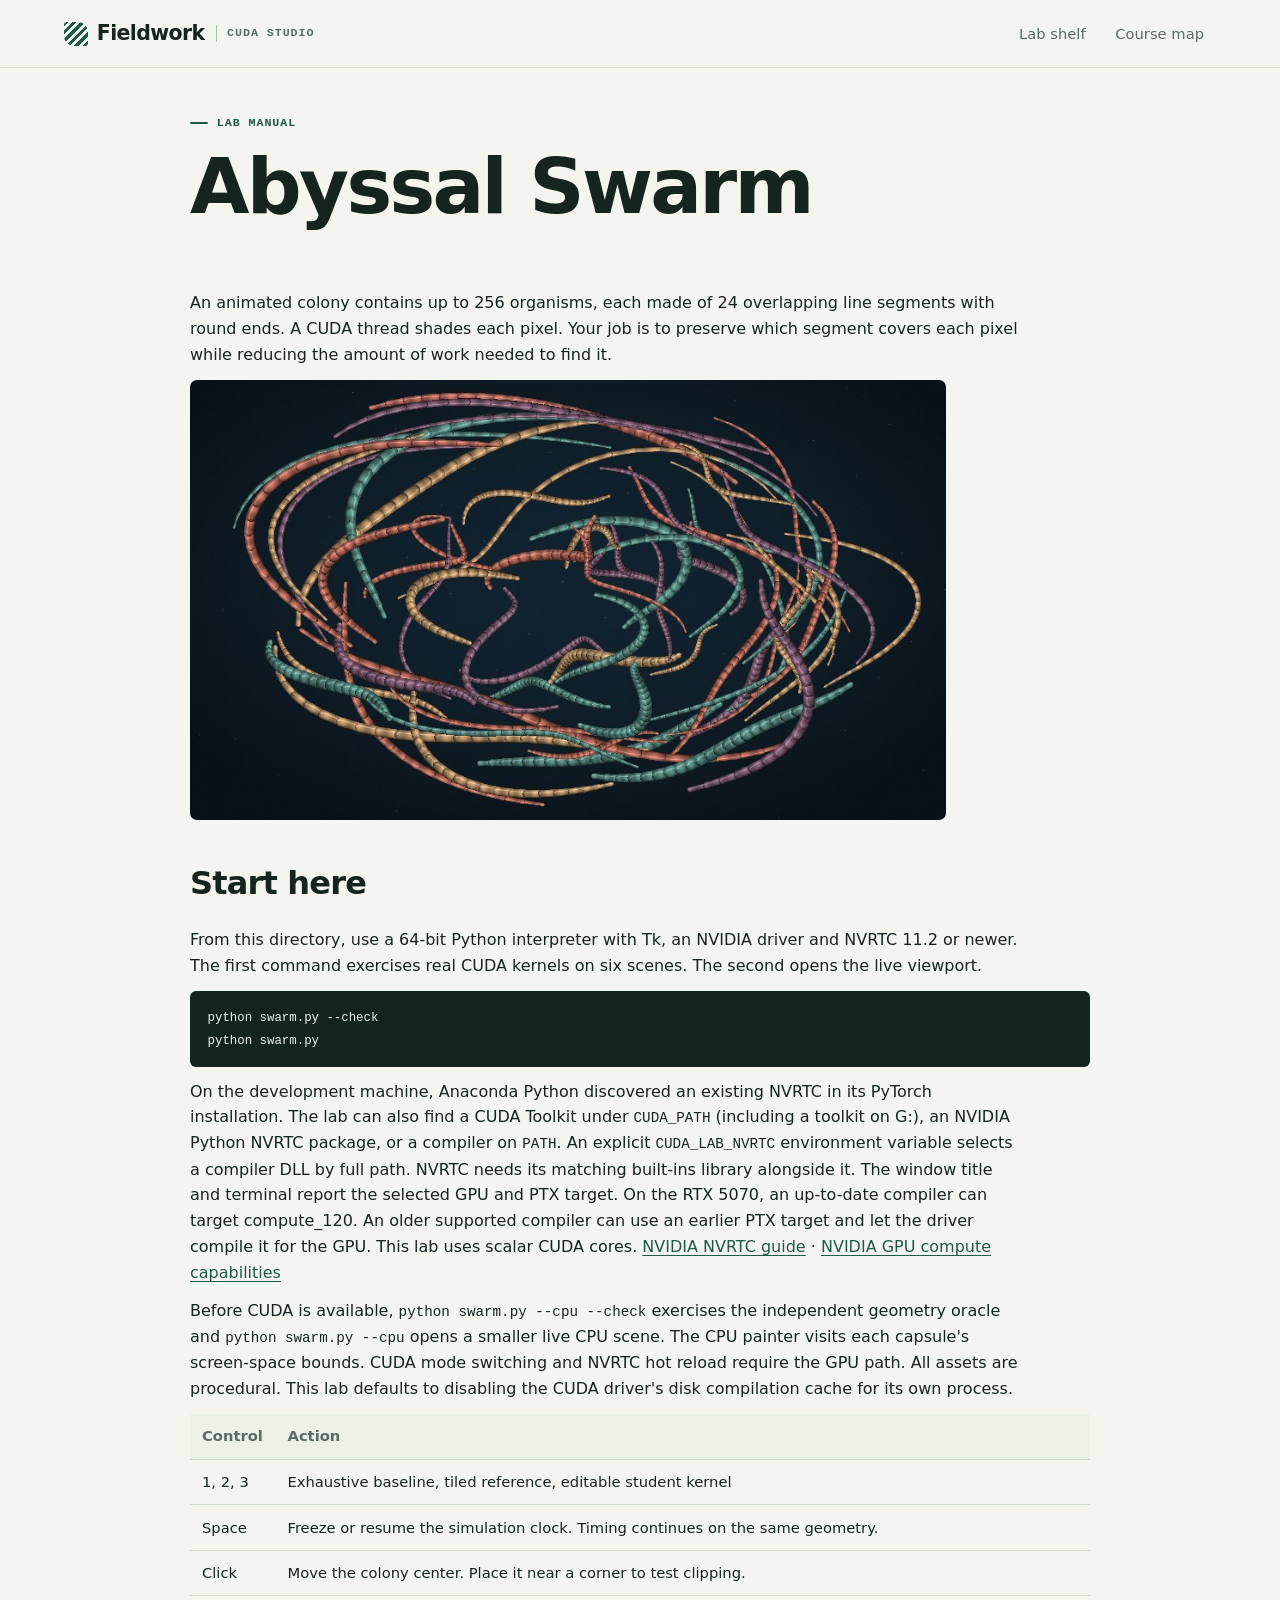
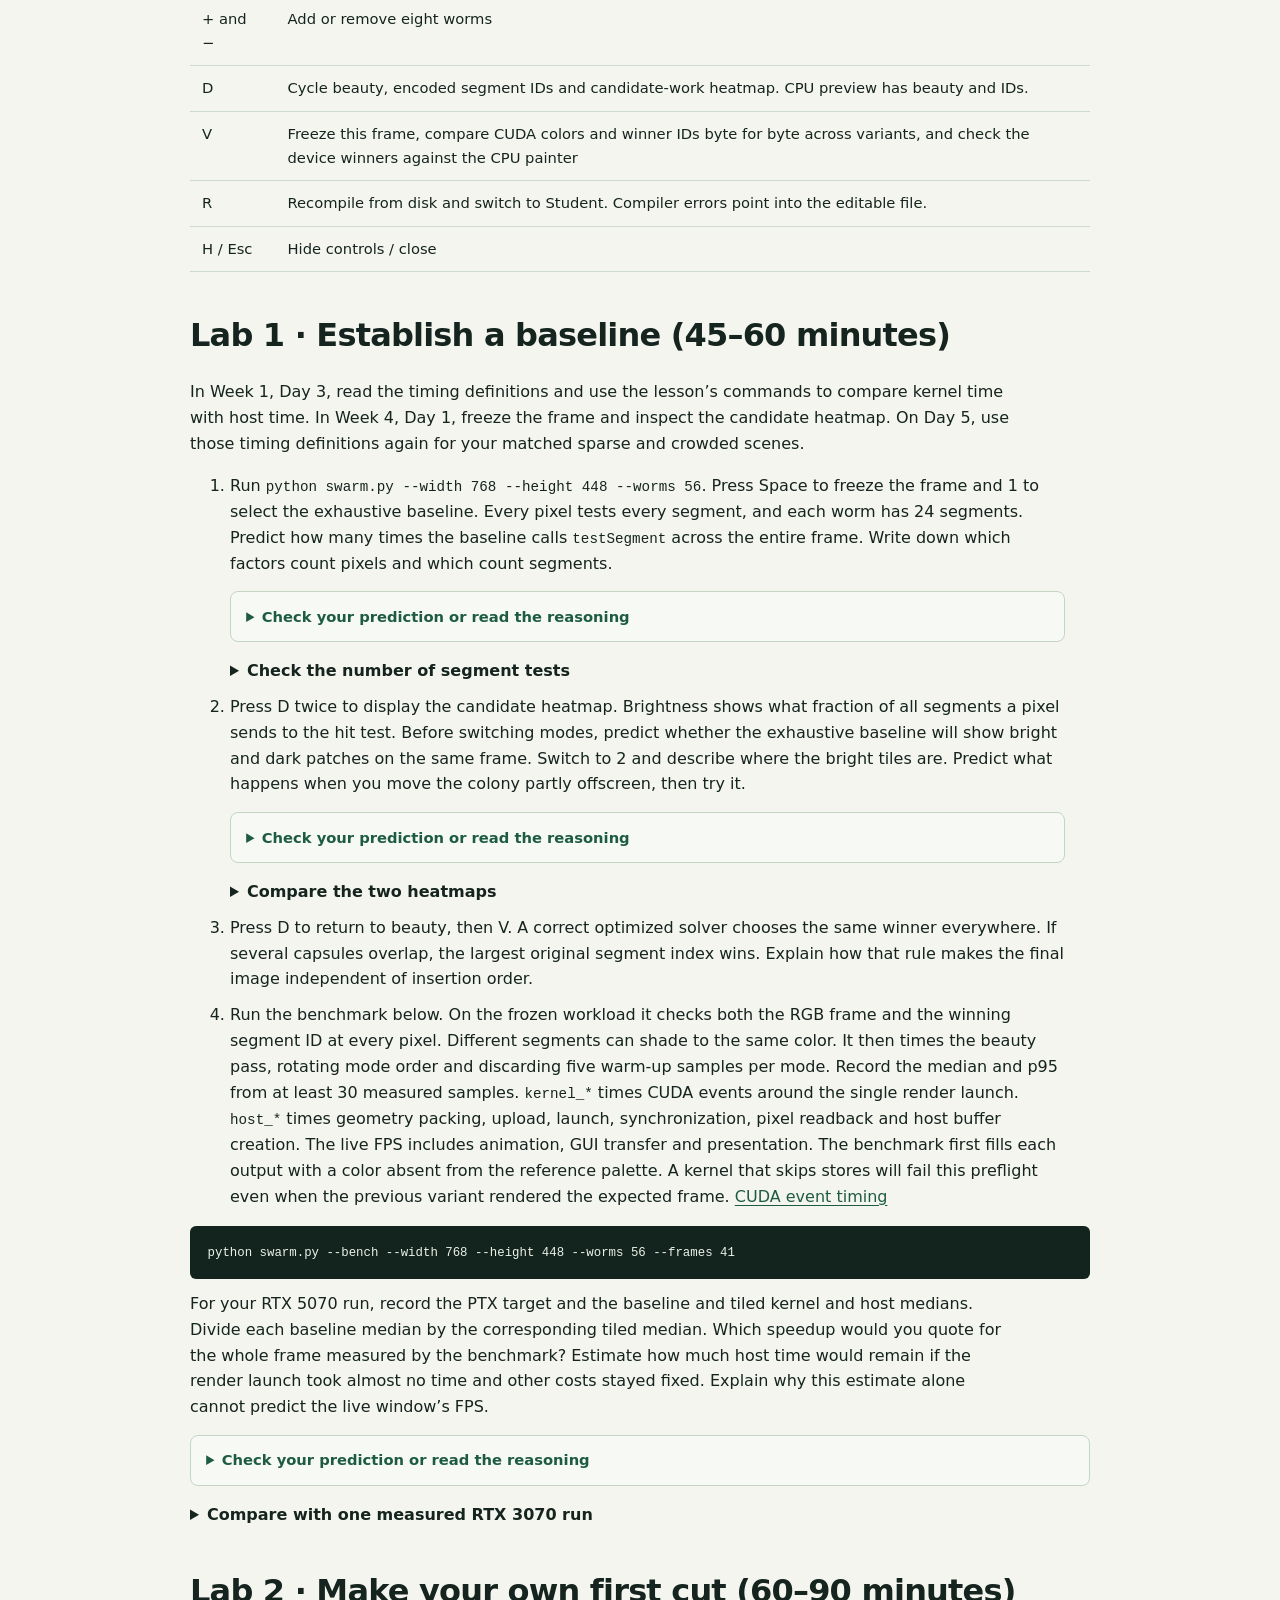
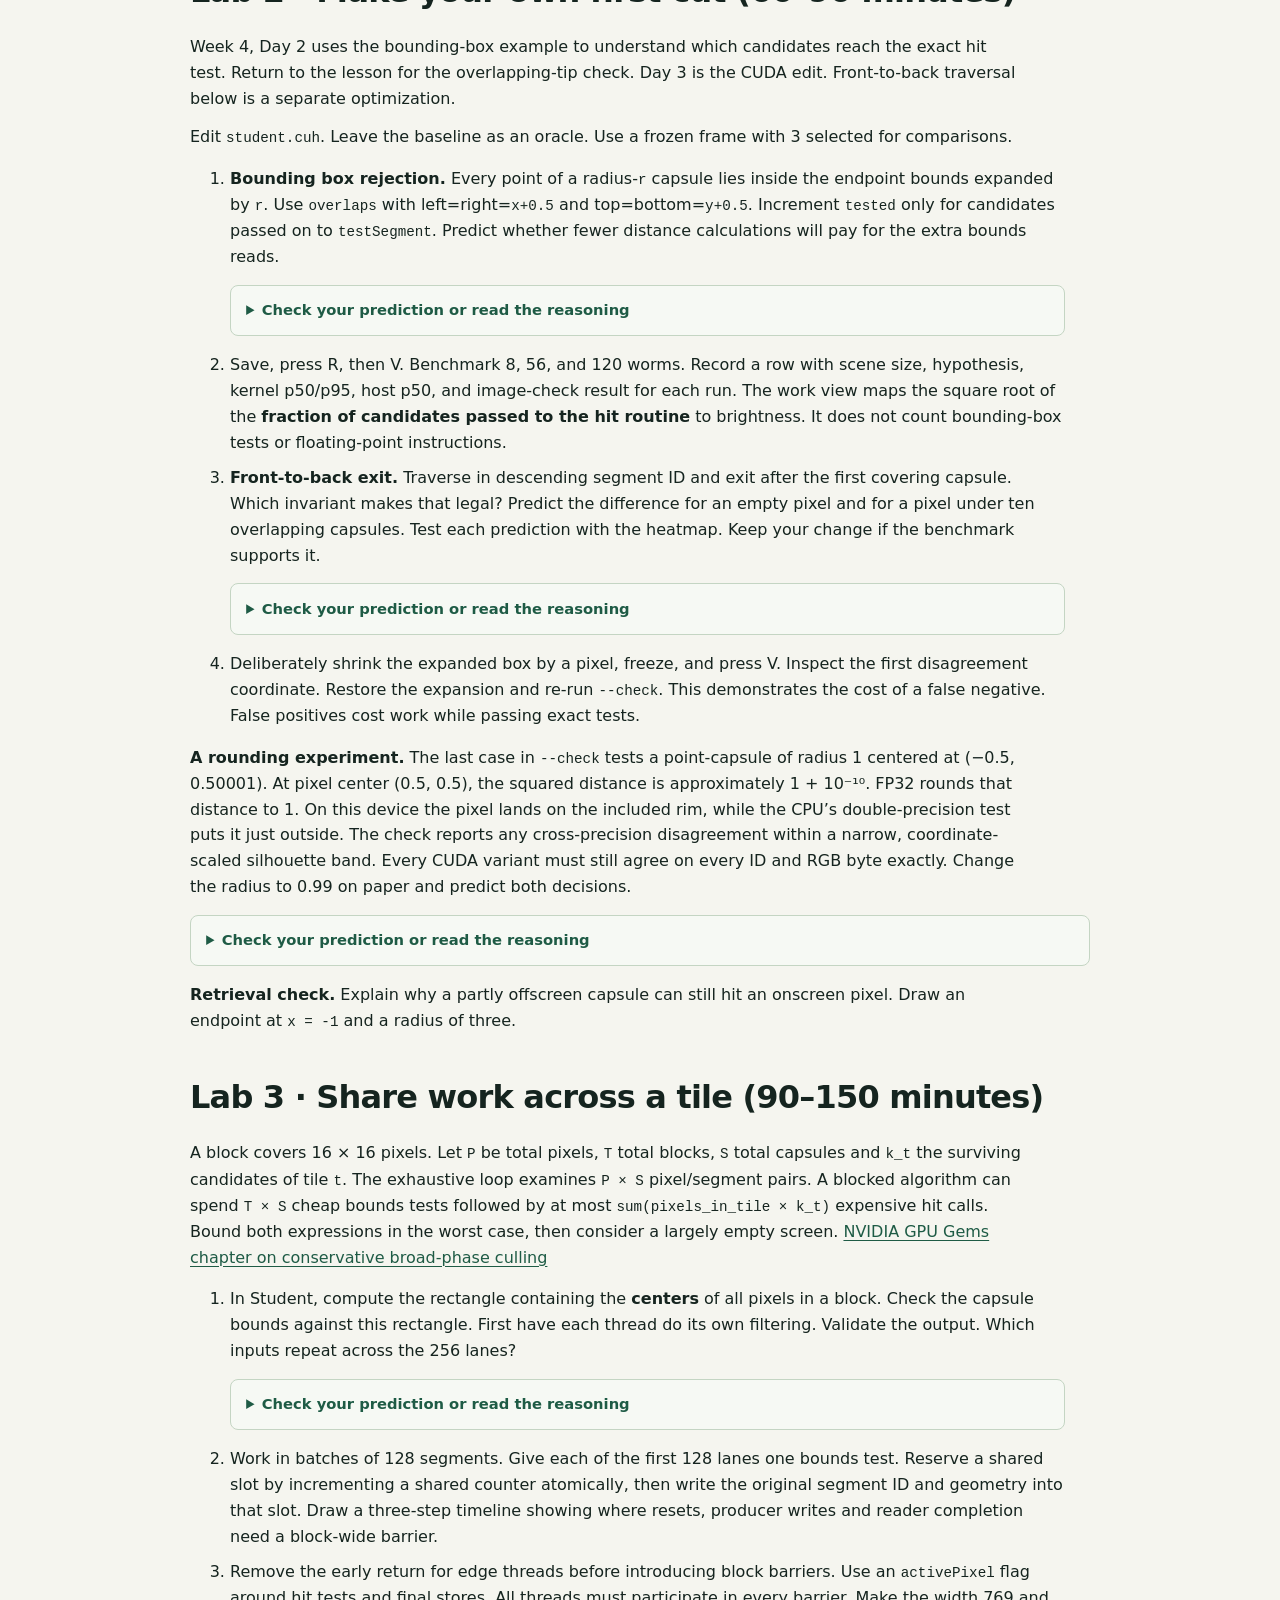
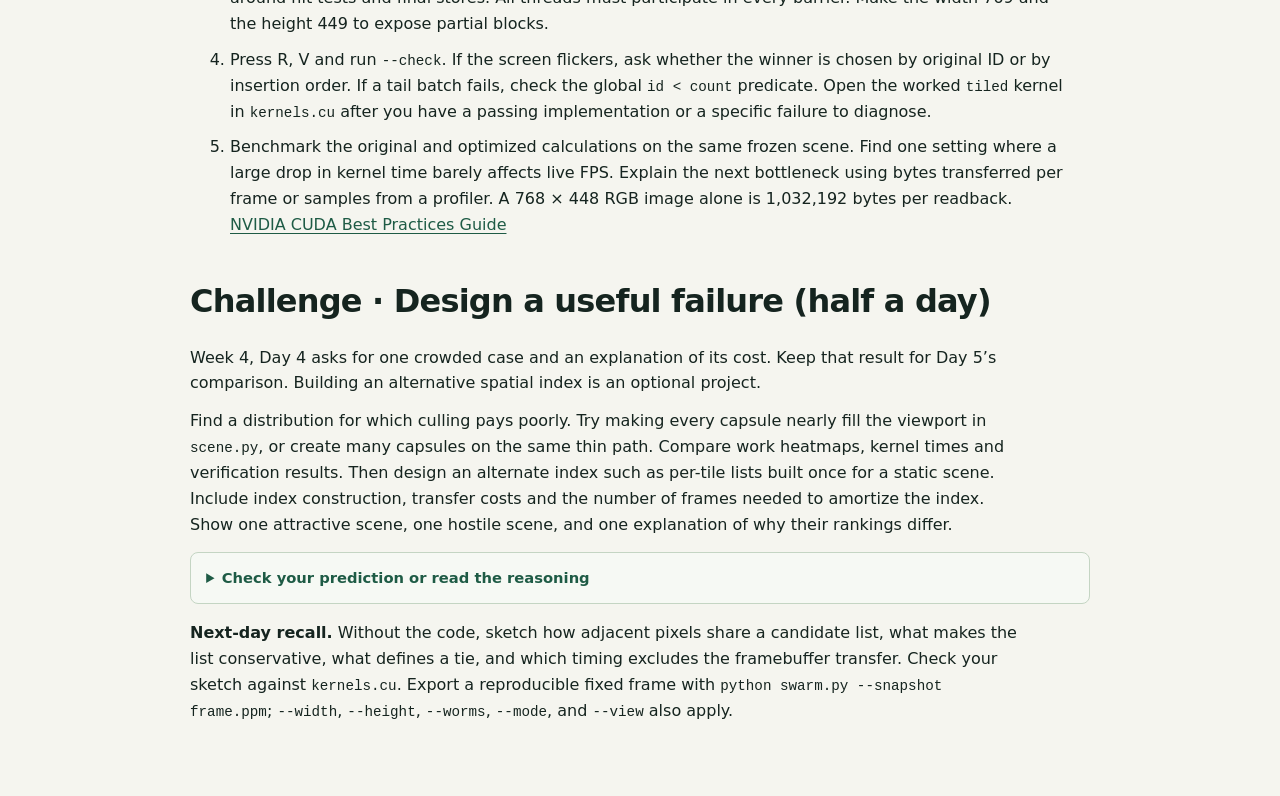
<file: labs/render/README.html>
<!doctype html><html lang="en"><head><meta charset="utf-8"><meta name="viewport" content="width=device-width,initial-scale=1"><title>Abyssal Swarm · Fieldwork</title><link rel="stylesheet" href="../../studio/style.css"><style>main{max-width:900px}main p,main li{max-width:82ch}main h2{font-size:2rem;margin-top:1.4em}main h3{margin-top:1.5em}main img{display:block;max-width:100%;max-height:440px;border-radius:7px}main table{display:block;overflow-x:auto}main li{margin-bottom:.6em}main h1{font-size:clamp(2.8rem,6vw,5rem)}p code,li code{overflow-wrap:anywhere}</style><link rel="stylesheet" href="../../studio/prediction-check.css"><script defer src="../../studio/prediction-check.js"></script><script defer src="../../studio/predictions-labs.js"></script></head><body><header><a class="brand" href="../../index.html"><i class="brandmark"></i>Fieldwork<span>CUDA STUDIO</span></a><nav><a href="../../index.html#labs">Lab shelf</a><a href="../../index.html#course">Course map</a></nav></header><main><p class="kicker">Lab manual</p><h1>Abyssal Swarm</h1>
<p>An animated colony contains up to 256 organisms, each made of 24 overlapping line segments with round ends. A CUDA thread shades each pixel. Your job is to preserve which segment covers each pixel while reducing the amount of work needed to find it.</p>
<p><img src="swarm-preview.jpg" alt="A frame rendered by the tiled CUDA kernel" /></p>
<h2 id="controls">Start here</h2>
<p>From this directory, use a 64-bit Python interpreter with Tk, an NVIDIA driver and NVRTC 11.2 or newer. The first command exercises real CUDA kernels on six scenes. The second opens the live viewport.</p>
<pre><code class="language-powershell">python swarm.py --check
python swarm.py
</code></pre>
<p>On the development machine, Anaconda Python discovered an existing NVRTC in its PyTorch installation. The lab can also find a CUDA Toolkit under <code>CUDA_PATH</code> (including a toolkit on G:), an NVIDIA Python NVRTC package, or a compiler on <code>PATH</code>. An explicit <code>CUDA_LAB_NVRTC</code> environment variable selects a compiler DLL by full path. NVRTC needs its matching built-ins library alongside it. The window title and terminal report the selected GPU and PTX target. On the RTX 5070, an up-to-date compiler can target compute_120. An older supported compiler can use an earlier PTX target and let the driver compile it for the GPU. This lab uses scalar CUDA cores. <a href="https://docs.nvidia.com/cuda/nvrtc/index.html">NVIDIA NVRTC guide</a> · <a href="https://developer.nvidia.com/cuda/gpus">NVIDIA GPU compute capabilities</a></p>
<p>Before CUDA is available, <code>python swarm.py --cpu --check</code> exercises the independent geometry oracle and <code>python swarm.py --cpu</code> opens a smaller live CPU scene. The CPU painter visits each capsule's screen-space bounds. CUDA mode switching and NVRTC hot reload require the GPU path. All assets are procedural. This lab defaults to disabling the CUDA driver's disk compilation cache for its own process.</p>
<table>
<thead>
<tr>
<th>Control</th>
<th>Action</th>
</tr>
</thead>
<tbody>
<tr>
<td>1, 2, 3</td>
<td>Exhaustive baseline, tiled reference, editable student kernel</td>
</tr>
<tr>
<td>Space</td>
<td>Freeze or resume the simulation clock. Timing continues on the same geometry.</td>
</tr>
<tr>
<td>Click</td>
<td>Move the colony center. Place it near a corner to test clipping.</td>
</tr>
<tr>
<td>+ and −</td>
<td>Add or remove eight worms</td>
</tr>
<tr>
<td>D</td>
<td>Cycle beauty, encoded segment IDs and candidate-work heatmap. CPU preview has beauty and IDs.</td>
</tr>
<tr>
<td>V</td>
<td>Freeze this frame, compare CUDA colors and winner IDs byte for byte across variants, and check the device winners against the CPU painter</td>
</tr>
<tr>
<td>R</td>
<td>Recompile from disk and switch to Student. Compiler errors point into the editable file.</td>
</tr>
<tr>
<td>H / Esc</td>
<td>Hide controls / close</td>
</tr>
</tbody>
</table>
<h2 id="baseline">Lab 1 · Establish a baseline (45–60 minutes)</h2>
<p>In Week 1, Day 3, read the timing definitions and use the lesson’s commands to compare kernel time with host time. In Week 4, Day 1, freeze the frame and inspect the candidate heatmap. On Day 5, use those timing definitions again for your matched sparse and crowded scenes.</p>
<ol>
<li id="check-swarm-calls" data-lab-check="swarm-calls">Run <code>python swarm.py --width 768 --height 448 --worms 56</code>. Press Space to freeze the frame and 1 to select the exhaustive baseline. Every pixel tests every segment, and each worm has 24 segments. Predict how many times the baseline calls <code>testSegment</code> across the entire frame. Write down which factors count pixels and which count segments.
<details><summary>Check the number of segment tests</summary><p>There are 768 × 448 = 344,064 pixels and 56 × 24 = 1,344 segments. The exhaustive pass makes 344,064 × 1,344 = 462,422,016 calls per frame.</p></details></li>
<li id="check-swarm-bright" data-lab-check="swarm-bright">Press D twice to display the candidate heatmap. Brightness shows what fraction of all segments a pixel sends to the hit test. Before switching modes, predict whether the exhaustive baseline will show bright and dark patches on the same frame. Switch to 2 and describe where the bright tiles are. Predict what happens when you move the colony partly offscreen, then try it.
<details><summary>Compare the two heatmaps</summary><p>The exhaustive baseline tests every segment at every pixel, so its brightness is uniform. Mode 2 shares a candidate list across each tile. Tiles overlapping many capsule bounds can appear brighter than tiles that miss most of the colony.</p></details></li>
<li>Press D to return to beauty, then V. A correct optimized solver chooses the same winner everywhere. If several capsules overlap, the largest original segment index wins. Explain how that rule makes the final image independent of insertion order.</li>
<li>Run the benchmark below. On the frozen workload it checks both the RGB frame and the winning segment ID at every pixel. Different segments can shade to the same color. It then times the beauty pass, rotating mode order and discarding five warm-up samples per mode. Record the median and p95 from at least 30 measured samples. <code>kernel_*</code> times CUDA events around the single render launch. <code>host_*</code> times geometry packing, upload, launch, synchronization, pixel readback and host buffer creation. The live FPS includes animation, GUI transfer and presentation. The benchmark first fills each output with a color absent from the reference palette. A kernel that skips stores will fail this preflight even when the previous variant rendered the expected frame. <a href="https://docs.nvidia.com/cuda/cuda-driver-api/group__CUDA__EVENT.html">CUDA event timing</a></li>
</ol>
<pre><code class="language-powershell">python swarm.py --bench --width 768 --height 448 --worms 56 --frames 41
</code></pre>
<p id="check-swarm-time" data-lab-check="swarm-time">For your RTX 5070 run, record the PTX target and the baseline and tiled kernel and host medians. Divide each baseline median by the corresponding tiled median. Which speedup would you quote for the whole frame measured by the benchmark? Estimate how much host time would remain if the render launch took almost no time and other costs stayed fixed. Explain why this estimate alone cannot predict the live window’s FPS.</p>
<details><summary>Compare with one measured RTX 3070 run</summary><p>At the same scene size, median kernel time fell from 2.248 ms to 0.040 ms (about 56×). Host time fell from 3.624 ms to 1.278 ms (about 2.8×). Subtracting the tiled kernel median from the tiled host median gives a rough 1.24 ms for the rest of this benchmark. These separately measured medians give an estimate. The live window also presents the frame.</p></details>
<h2 id="conservative-cull">Lab 2 · Make your own first cut (60–90 minutes)</h2>
<p>Week 4, Day 2 uses the bounding-box example to understand which candidates reach the exact hit test. Return to the lesson for the overlapping-tip check. Day 3 is the CUDA edit. Front-to-back traversal below is a separate optimization.</p>
<p>Edit <code>student.cuh</code>. Leave the baseline as an oracle. Use a frozen frame with 3 selected for comparisons.</p>
<ol>
<li id="check-swarm-box" data-lab-check="swarm-box"><strong>Bounding box rejection.</strong> Every point of a radius-<code>r</code> capsule lies inside the endpoint bounds expanded by <code>r</code>. Use <code>overlaps</code> with left=right=<code>x+0.5</code> and top=bottom=<code>y+0.5</code>. Increment <code>tested</code> only for candidates passed on to <code>testSegment</code>. Predict whether fewer distance calculations will pay for the extra bounds reads.</li>
<li>Save, press R, then V. Benchmark 8, 56, and 120 worms. Record a row with scene size, hypothesis, kernel p50/p95, host p50, and image-check result for each run. The work view maps the square root of the <strong>fraction of candidates passed to the hit routine</strong> to brightness. It does not count bounding-box tests or floating-point instructions.</li>
<li id="check-swarm-exit" data-lab-check="swarm-exit"><strong>Front-to-back exit.</strong> Traverse in descending segment ID and exit after the first covering capsule. Which invariant makes that legal? Predict the difference for an empty pixel and for a pixel under ten overlapping capsules. Test each prediction with the heatmap. Keep your change if the benchmark supports it.</li>
<li>Deliberately shrink the expanded box by a pixel, freeze, and press V. Inspect the first disagreement coordinate. Restore the expansion and re-run <code>--check</code>. This demonstrates the cost of a false negative. False positives cost work while passing exact tests.</li>
</ol>
<p id="check-swarm-round" data-lab-check="swarm-round"><strong>A rounding experiment.</strong> The last case in <code>--check</code> tests a point-capsule of radius 1 centered at (−0.5, 0.50001). At pixel center (0.5, 0.5), the squared distance is approximately 1 + 10⁻¹⁰. FP32 rounds that distance to 1. On this device the pixel lands on the included rim, while the CPU’s double-precision test puts it just outside. The check reports any cross-precision disagreement within a narrow, coordinate-scaled silhouette band. Every CUDA variant must still agree on every ID and RGB byte exactly. Change the radius to 0.99 on paper and predict both decisions.</p>
<p><strong>Retrieval check.</strong> Explain why a partly offscreen capsule can still hit an onscreen pixel. Draw an endpoint at <code>x = -1</code> and a radius of three.</p>
<h2 id="shared-tile">Lab 3 · Share work across a tile (90–150 minutes)</h2>
<p>A block covers 16 × 16 pixels. Let <code>P</code> be total pixels, <code>T</code> total blocks, <code>S</code> total capsules and <code>k_t</code> the surviving candidates of tile <code>t</code>. The exhaustive loop examines <code>P × S</code> pixel/segment pairs. A blocked algorithm can spend <code>T × S</code> cheap bounds tests followed by at most <code>sum(pixels_in_tile × k_t)</code> expensive hit calls. Bound both expressions in the worst case, then consider a largely empty screen. <a href="https://developer.nvidia.com/gpugems/gpugems3/part-v-physics-simulation/chapter-32-broad-phase-collision-detection-cuda">NVIDIA GPU Gems chapter on conservative broad-phase culling</a></p>
<ol>
<li id="check-swarm-share" data-lab-check="swarm-share">In Student, compute the rectangle containing the <strong>centers</strong> of all pixels in a block. Check the capsule bounds against this rectangle. First have each thread do its own filtering. Validate the output. Which inputs repeat across the 256 lanes?</li>
<li>Work in batches of 128 segments. Give each of the first 128 lanes one bounds test. Reserve a shared slot by incrementing a shared counter atomically, then write the original segment ID and geometry into that slot. Draw a three-step timeline showing where resets, producer writes and reader completion need a block-wide barrier.</li>
<li>Remove the early return for edge threads before introducing block barriers. Use an <code>activePixel</code> flag around hit tests and final stores. All threads must participate in every barrier. Make the width 769 and the height 449 to expose partial blocks.</li>
<li>Press R, V and run <code>--check</code>. If the screen flickers, ask whether the winner is chosen by original ID or by insertion order. If a tail batch fails, check the global <code>id &lt; count</code> predicate. Open the worked <code>tiled</code> kernel in <code>kernels.cu</code> after you have a passing implementation or a specific failure to diagnose.</li>
<li>Benchmark the original and optimized calculations on the same frozen scene. Find one setting where a large drop in kernel time barely affects live FPS. Explain the next bottleneck using bytes transferred per frame or samples from a profiler. A 768 × 448 RGB image alone is 1,032,192 bytes per readback. <a href="https://docs.nvidia.com/cuda/cuda-c-best-practices-guide/index.html">NVIDIA CUDA Best Practices Guide</a></li>
</ol>
<h2 id="worst-case">Challenge · Design a useful failure (half a day)</h2>
<p>Week 4, Day 4 asks for one crowded case and an explanation of its cost. Keep that result for Day 5’s comparison. Building an alternative spatial index is an optional project.</p>
<p id="check-new-shape" data-lab-check="new-shape">Find a distribution for which culling pays poorly. Try making every capsule nearly fill the viewport in <code>scene.py</code>, or create many capsules on the same thin path. Compare work heatmaps, kernel times and verification results. Then design an alternate index such as per-tile lists built once for a static scene. Include index construction, transfer costs and the number of frames needed to amortize the index. Show one attractive scene, one hostile scene, and one explanation of why their rankings differ.</p>
<p><strong>Next-day recall.</strong> Without the code, sketch how adjacent pixels share a candidate list, what makes the list conservative, what defines a tie, and which timing excludes the framebuffer transfer. Check your sketch against <code>kernels.cu</code>. Export a reproducible fixed frame with <code>python swarm.py --snapshot frame.ppm</code>; <code>--width</code>, <code>--height</code>, <code>--worms</code>, <code>--mode</code>, and <code>--view</code> also apply.</p></main></body></html>
</file>
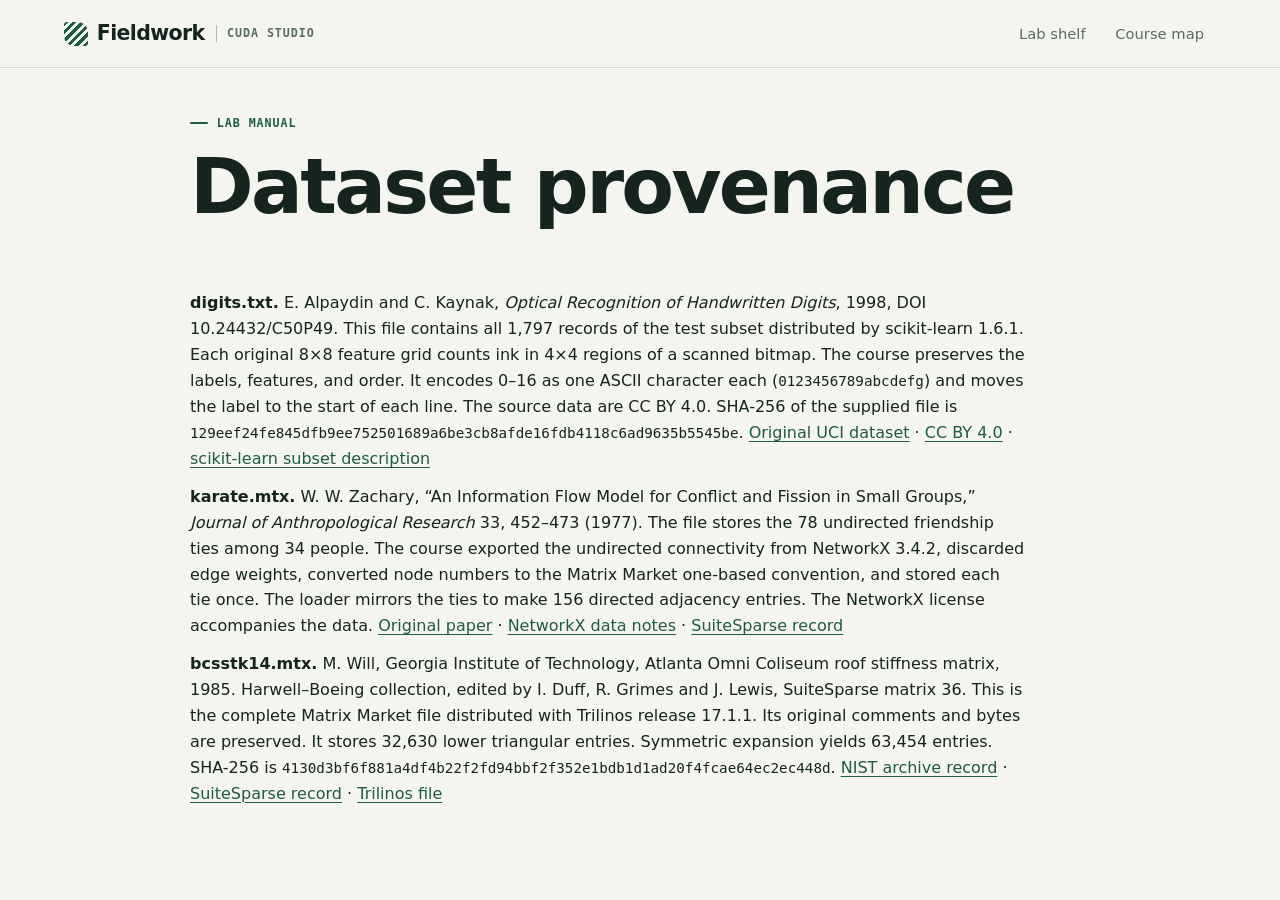
<file: labs/compute/data/SOURCES.html>
<!doctype html><html lang="en"><head><meta charset="utf-8"><meta name="viewport" content="width=device-width,initial-scale=1"><title>Dataset provenance · Fieldwork</title><link rel="stylesheet" href="../../../studio/style.css"><style>main{max-width:900px}main p,main li{max-width:82ch}main h2{font-size:2rem;margin-top:1.4em}main h3{margin-top:1.5em}main img{display:block;max-width:100%;max-height:440px;border-radius:7px}main table{display:block;overflow-x:auto}main li{margin-bottom:.6em}main h1{font-size:clamp(2.8rem,6vw,5rem)}p code,li code{overflow-wrap:anywhere}</style></head><body><header><a class="brand" href="../../../index.html"><i class="brandmark"></i>Fieldwork<span>CUDA STUDIO</span></a><nav><a href="../../../index.html#labs">Lab shelf</a><a href="../../../index.html#course">Course map</a></nav></header><main><p class="kicker">Lab manual</p><h1>Dataset provenance</h1>
<p><strong>digits.txt.</strong> E. Alpaydin and C. Kaynak, <em>Optical Recognition of Handwritten Digits</em>, 1998, DOI 10.24432/C50P49. This file contains all 1,797 records of the test subset distributed by scikit-learn 1.6.1. Each original 8×8 feature grid counts ink in 4×4 regions of a scanned bitmap. The course preserves the labels, features, and order. It encodes 0–16 as one ASCII character each (<code>0123456789abcdefg</code>) and moves the label to the start of each line. The source data are CC BY 4.0. SHA-256 of the supplied file is <code>129eef24fe845dfb9ee752501689a6be3cb8afde16fdb4118c6ad9635b5545be</code>. <a href="https://doi.org/10.24432/C50P49">Original UCI dataset</a> · <a href="https://creativecommons.org/licenses/by/4.0/">CC BY 4.0</a> · <a href="https://scikit-learn.org/stable/modules/generated/sklearn.datasets.load_digits.html">scikit-learn subset description</a></p>
<p><strong>karate.mtx.</strong> W. W. Zachary, “An Information Flow Model for Conflict and Fission in Small Groups,” <em>Journal of Anthropological Research</em> 33, 452–473 (1977). The file stores the 78 undirected friendship ties among 34 people. The course exported the undirected connectivity from NetworkX 3.4.2, discarded edge weights, converted node numbers to the Matrix Market one-based convention, and stored each tie once. The loader mirrors the ties to make 156 directed adjacency entries. The NetworkX license accompanies the data. <a href="https://doi.org/10.1086/jar.33.4.3629752">Original paper</a> · <a href="https://networkx.org/documentation/stable/reference/generated/networkx.generators.social.karate_club_graph.html">NetworkX data notes</a> · <a href="https://sparse.tamu.edu/Newman/karate">SuiteSparse record</a></p>
<p><strong>bcsstk14.mtx.</strong> M. Will, Georgia Institute of Technology, Atlanta Omni Coliseum roof stiffness matrix, 1985. Harwell–Boeing collection, edited by I. Duff, R. Grimes and J. Lewis, SuiteSparse matrix 36. This is the complete Matrix Market file distributed with Trilinos release 17.1.1. Its original comments and bytes are preserved. It stores 32,630 lower triangular entries. Symmetric expansion yields 63,454 entries. SHA-256 is <code>4130d3bf6f881a4df4b22f2fd94bbf2f352e1bdb1d1ad20f4fcae64ec2ec448d</code>. <a href="https://math.nist.gov/MatrixMarket/data/Harwell-Boeing/bcsstruc2/bcsstk14.html">NIST archive record</a> · <a href="https://sparse.tamu.edu/HB/bcsstk14">SuiteSparse record</a> · <a href="https://raw.githubusercontent.com/trilinos/Trilinos/trilinos-release-17-1-1/packages/belos/testmatrices/bcsstk14.mtx">Trilinos file</a></p></main></body></html>
</file>
<file: labs/nightshift/gallery.css>
:root {
  color-scheme:dark;
  --base:#101313; --panel:#191e1d; --text:#f0eee6; --muted:#acb4aa;
  --rule:#39423d; --accent:#d1e99c; --amber:#f0cb89;
  --sans:"DM Sans","Segoe UI",Arial,sans-serif;
  --serif:"Instrument Serif",Georgia,serif;
  --mono:"IBM Plex Mono",Consolas,monospace;
}
* {box-sizing:border-box}
[hidden] {display:none!important}
body {margin:0; background:var(--base); color:var(--text); font:16px/1.5 var(--sans)}
body .prediction-group>summary,body .prediction-card .prediction-reason>summary {color:var(--accent)}
body .prediction-group .prediction-card {color:var(--text);background:var(--panel);border-color:#657268}
body .prediction-card label,body .prediction-card p,body .prediction-card strong {color:var(--text)}
a {color:inherit; text-underline-offset:.24em}
button {font:inherit; cursor:pointer}
button:focus-visible,a:focus-visible,summary:focus-visible,input:focus-visible {outline:2px solid var(--accent);outline-offset:4px}
.skip {position:absolute;top:-4rem;left:1rem;z-index:8;background:var(--accent);color:#101313;padding:.5rem 1rem}
.skip:focus {top:1rem}
.mast {display:flex;justify-content:space-between;align-items:center;gap:16px;padding:15px max(4vw,calc((100vw - 1480px)/2));border-bottom:1px solid var(--rule)}
.brand,.mast nav {display:flex;align-items:center;gap:12px}
.brand {text-decoration:none;font-size:1.16rem;font-weight:620;letter-spacing:-.04em}
.brandmark {display:inline-block;width:25px;height:23px;background:repeating-linear-gradient(135deg,var(--accent) 0 3px,transparent 3px 6px);border-radius:2px 11px}
.studio,.section-label,.capture {font:500 .71rem/1.4 var(--mono);letter-spacing:.09em;text-transform:uppercase}
.studio {padding-left:12px;border-left:1px solid var(--rule);color:var(--muted)}
.mast nav {gap:22px;font-size:.88rem}
.mast nav a {text-decoration:none}.mast nav a:hover,.media-link:hover,.manual-link:hover{color:var(--accent)}
main {width:min(92%,1480px);margin:auto;padding:36px 0 26px}
.intro {display:flex;align-items:flex-end;justify-content:space-between;gap:30px;border-bottom:1px solid var(--rule);padding:0 0 22px}
h1,h2,p {margin:0}
h1 {font:400 clamp(3.3rem,6.5vw,6.55rem)/.95 var(--serif);letter-spacing:-.057em}
h1 em {color:var(--accent);font-weight:400}
.intro>p {max-width:43ch;margin:0 0 3px;color:#c5cdc2;font-size:clamp(.95rem,1.1vw,1.08rem);line-height:1.5}
.desk {display:grid;grid-template-columns:minmax(0,1fr) clamp(218px,22vw,296px);gap:clamp(23px,3.4vw,55px);align-items:start;margin-top:25px}
.screen,.library,.exercise-content {min-width:0}
.screen-heading {display:flex;align-items:baseline;justify-content:space-between;gap:12px;margin:0 0 13px}
.screen-heading h2 {font:400 clamp(1.65rem,2.65vw,2.7rem)/1.08 var(--serif);letter-spacing:-.04em}
.capture {display:inline-flex;align-items:center;gap:7px;color:var(--muted);font-size:.64rem;white-space:nowrap}
.capture i {width:6px;height:6px;border-radius:100%;background:var(--accent)}
.stage {position:relative;overflow:hidden;aspect-ratio:16/9;background:#080b0c;isolation:isolate;border-radius:3px;--split:50%}
.stage>img,.stage>video {display:block;width:100%;height:100%;object-fit:contain;position:absolute;inset:0}
.stage:has(.wipe-input:focus-visible) {outline:2px solid var(--accent);outline-offset:3px}
.stage .off-frame {clip-path:inset(0 calc(100% - var(--split)) 0 0)}
.wipe-rule {position:absolute;top:0;bottom:0;left:var(--split);width:2px;transform:translateX(-1px);background:var(--text);box-shadow:0 0 5px #0009;pointer-events:none}
.wipe-rule span {position:absolute;top:50%;left:50%;transform:translate(-50%,-50%);min-width:38px;padding:3px 7px;border:1px solid var(--text);border-radius:28px;background:#171c1ee6;text-align:center;font:bold 19px/1.1 var(--sans);white-space:nowrap}
.wipe-labels {position:absolute;inset:10px 10px auto;display:flex;justify-content:space-between;pointer-events:none}
.wipe-labels span {padding:3px 8px;background:#101514d9;color:#fff;font:500 .7rem/1.5 var(--mono);border-radius:2px}
.wipe-input {position:absolute;inset:0;appearance:none;width:100%;height:100%;margin:0;opacity:0;cursor:ew-resize;touch-action:pan-y}
.wipe-input::-webkit-slider-runnable-track {height:100%;background:transparent}
.wipe-input::-webkit-slider-thumb {appearance:none;width:2px;height:100%}
.wipe-input::-moz-range-track {height:100%;background:transparent}
.wipe-input::-moz-range-thumb {width:2px;height:100%;border:0}
.media-error {position:absolute;left:12px;bottom:12px;max-width:calc(100% - 24px);padding:6px 12px;background:#171b1ae8;border:1px solid var(--rule);font-size:.84rem}
.viewbar {display:flex;justify-content:space-between;gap:10px;align-items:center;margin-top:12px}
.views {display:inline-flex;gap:2px;padding:3px;border:1px solid var(--rule);border-radius:5px}
.views button {font-size:.82rem;font-weight:580;line-height:1.3;border:0;border-radius:3px;background:transparent;padding:7px 11px;color:var(--muted)}
.views button[aria-pressed="true"] {background:var(--accent);color:#152316}
.views button:not([aria-pressed="true"]):hover {background:#29302b;color:var(--text)}
.media-link,.manual-link,.exercise-intro>a,.run-note>a {font-size:.85rem;text-decoration:none;font-weight:600}
.media-link {white-space:nowrap}
.caption {font-size:.9rem;color:var(--muted);margin:10px 0 0;max-width:90ch}
.compare-help {margin-top:4px;color:var(--amber);font-size:.81rem}
.session-path {display:flex;flex-wrap:wrap;align-items:center;justify-content:space-between;gap:.8rem 1.3rem;margin-top:1rem;border-left:3px solid var(--accent);background:var(--panel);padding:.75rem .95rem}
.session-path .section-label {color:var(--accent)}
.session-path p+p {font-size:.86rem;color:var(--muted);margin-top:.25rem}
.session-path a {font-size:.9rem;color:var(--accent);font-weight:650}
.library {border-left:1px solid var(--rule);padding-left:clamp(17px,1.9vw,31px);align-self:stretch}
.section-label {color:var(--muted);font-size:.69rem}
.library>.section-label {margin:5px 0 14px}
.scene-list {display:grid}
.scene-choice {display:flex;gap:12px;align-items:center;border-top:1px solid var(--rule);padding:13px 5px 13px 0;text-decoration:none;position:relative}
.scene-choice:last-child {border-bottom:1px solid var(--rule)}
.scene-choice img {width:clamp(60px,6.2vw,92px);height:57px;object-fit:cover;background:#222927;border-radius:2px;opacity:.76}
.scene-choice[aria-current="true"] img,.scene-choice:hover img {opacity:1}
.scene-choice[aria-current="true"] b {color:var(--accent)}
.scene-choice b,.scene-choice small {display:block}
.scene-choice b {font:500 clamp(.87rem,1.04vw,1.04rem)/1.3 var(--sans)}
.scene-choice small {margin-top:4px;color:var(--muted);font-size:.75rem;line-height:1.3}
.manual-link {display:inline-block;margin-top:18px}
.worksheet {display:grid;grid-template-columns:minmax(210px,.75fr) minmax(0,1.55fr);gap:clamp(22px,5vw,90px);border-top:1px solid var(--rule);padding:31px 0 26px;margin-top:30px;align-items:start}
.exercise-intro h2 {font:400 clamp(1.9rem,3.1vw,3.2rem)/1.08 var(--serif);letter-spacing:-.04em;margin:.38em 0}
.exercise-intro p:not(.section-label),.exercise-content li,.run-note {color:#ccd2c8}
.exercise-intro>a {display:inline-block;margin-top:13px;color:var(--accent)}
.exercise-content ol {margin:0 0 14px;padding:0;list-style:none;counter-reset:step}
.exercise-content li {position:relative;counter-increment:step;padding:0 0 10px 30px}
.exercise-content li::before {content:counter(step);position:absolute;left:0;top:.09em;color:var(--amber);font:500 .84rem/1.8 var(--mono)}
.exercise-content details {border-top:1px solid var(--rule);border-bottom:1px solid var(--rule);padding:10px 0}
.exercise-content summary {cursor:pointer;color:var(--accent);font-size:.9rem;font-weight:600}
.exercise-content details p {font-size:.94rem;margin:9px 0;color:var(--muted)}
pre {white-space:pre-wrap;overflow-wrap:anywhere;background:#1a211e;color:#e4ebc6;padding:10px 14px;border-radius:3px;margin:8px 0 2px;font:.85rem/1.5 var(--mono)}
code {font-family:var(--mono)}
.command {margin-top:14px}
.run-note {padding-top:17px;border-top:1px solid var(--rule);display:flex;gap:15px;justify-content:space-between;align-items:baseline;font-size:.87rem}
.run-note>a {white-space:nowrap;color:var(--accent)}
@media(max-width:860px){
  .desk{grid-template-columns:minmax(0,1fr);gap:24px}
  .library{border-left:0;padding-left:0}
  .scene-list{grid-template-columns:repeat(4,minmax(0,1fr));gap:12px}
  .scene-choice{display:block;padding:9px 0 4px}.scene-choice img{width:100%;height:auto;aspect-ratio:1.9;display:block;margin-bottom:7px}
  .scene-choice:last-child{border-bottom:0}.library>.section-label{margin:0 0 3px}
}
@media(max-width:600px){
  .mast{padding:12px 4%;gap:8px}.mast nav{gap:13px;font-size:.77rem}.studio{display:none}
  main{width:92%;padding-top:23px}.intro{display:block;padding-bottom:16px}.intro>p{margin-top:9px;max-width:47ch}
  .desk{margin-top:17px;gap:20px}.capture{font-size:.54rem}.screen-heading{margin-bottom:8px}
  .views button{padding:7px 8px;font-size:.75rem}.media-link{font-size:.74rem}.viewbar{margin-top:8px}
  .scene-list{grid-template-columns:repeat(2,minmax(0,1fr));gap:2px 10px}
  .scene-choice{display:flex;gap:7px;padding:9px 0}.scene-choice img{width:52px;height:38px;margin:0}.scene-choice small{font-size:.67rem}
  .worksheet{grid-template-columns:1fr;gap:16px;margin-top:23px;padding-top:22px}.run-note{display:block}.run-note>a{display:inline-block;margin-top:8px}
}
@media(max-width:365px){.capture{display:none}.views button{padding:6px}.studio,.media-link span{display:none}}
</file>
<file: studio/prediction-check.css>
/* Prediction & quick-check cards */
.prediction-group {
  margin: 0.9rem 0 1rem;
  border: 1px solid #c4d5c3;
  border-radius: 8px;
  background: #f6f9f4;
  padding: 0.65rem 0.95rem;
  min-width: 0;
}

.prediction-group > summary {
  cursor: pointer;
  font-weight: 650;
  font-size: 0.92rem;
  color: #1e5b45;
  padding: 0.15rem 0;
}

.prediction-card {
  margin: 0.7rem 0;
  padding: 0.95rem 1.05rem;
  border: 1px solid #cdd8cb;
  background: #ffffff;
  color: #15241f;
  border-radius: 7px;
  min-width: 0;
  text-align: left;
  box-shadow: 0 1px 2px rgba(16, 38, 32, 0.04);
}

.prediction-card:last-child {
  margin-bottom: 0.25rem;
}

.prediction-card .prediction-prompt {
  margin: 0 0 0.65rem;
  line-height: 1.5;
  font-size: 0.97rem;
}

.prediction-card fieldset {
  min-width: 0;
  margin: 0 0 0.65rem;
  padding: 0;
  border: 0;
}

.prediction-card .prediction-option {
  display: flex;
  align-items: baseline;
  gap: 0.55rem;
  margin: 0.35rem 0;
  padding: 0.35rem 0.5rem;
  border-radius: 5px;
  font-weight: 400;
  cursor: pointer;
}

.prediction-card .prediction-option:hover {
  background: #f1f6ee;
}

.prediction-card .prediction-option input {
  width: auto;
  min-width: 0;
  flex: 0 0 auto;
  accent-color: #1e5b45;
}

.prediction-card .prediction-field {
  display: block;
  margin: 0.4rem 0 0.65rem;
  font-size: 0.9rem;
  color: #3a4f46;
}

.prediction-card .prediction-field input,
.prediction-card .prediction-field textarea,
.prediction-card .prediction-field select {
  box-sizing: border-box;
  display: block;
  margin: 0.28rem 0 0;
  padding: 0.48rem 0.65rem;
  font: inherit;
  color: #15241f;
  background: #ffffff;
  border: 1px solid #9eb19f;
  border-radius: 5px;
  width: min(100%, 26rem);
  max-width: 100%;
}

.prediction-card .prediction-field textarea {
  width: min(100%, 42rem);
  resize: vertical;
}

.prediction-actions {
  display: flex;
  align-items: center;
  gap: 0.55rem;
  flex-wrap: wrap;
}

.prediction-card button {
  cursor: pointer;
  padding: 0.42rem 0.8rem;
  border: 1px solid #9eb19f;
  border-radius: 5px;
  background: #ffffff;
  color: #15241f;
  font-size: 0.88rem;
  font-weight: 600;
}

.prediction-card button[type="submit"] {
  background: #1e5b45;
  border-color: #1e5b45;
  color: #ffffff;
}

.prediction-card button[type="submit"]:hover {
  background: #154534;
  border-color: #154534;
}

.prediction-card button:hover {
  background: #edf3ea;
  border-color: #1e5b45;
}

.prediction-card .prediction-status:not(:empty) {
  margin: 0.65rem 0 0;
  padding: 0.5rem 0.75rem;
  border-radius: 5px;
  background: #edf3ea;
  color: #1c4734;
  font-size: 0.91rem;
  font-weight: 600;
  line-height: 1.48;
}

.prediction-card .prediction-status.is-ok {
  background: #e2f1df;
  color: #164924;
}

.prediction-card .prediction-status.is-wrong {
  background: #faece3;
  color: #7c3515;
}

.prediction-card .prediction-status:empty {
  display: none;
}

.prediction-card .prediction-reason {
  margin: 0.7rem 0 0;
  padding: 0.65rem 0.85rem;
  border-radius: 5px;
  background: #f5f8f2;
  border-left: 3px solid #4f8564;
}

.prediction-card .prediction-reason > summary {
  cursor: pointer;
  font-weight: 650;
  font-size: 0.89rem;
  color: #1e5b45;
}

.prediction-card .prediction-reason p {
  margin: 0.4rem 0 0;
  font-size: 0.93rem;
  line-height: 1.55;
}

.prediction-card .prediction-self:not([hidden]) {
  display: flex;
  flex-wrap: wrap;
  gap: 0.5rem;
  margin: 0.65rem 0 0;
}

.prediction-self[hidden] {
  display: none;
}

.prediction-sr {
  position: absolute;
  width: 1px;
  height: 1px;
  padding: 0;
  overflow: hidden;
  clip-path: inset(50%);
  white-space: nowrap;
}

.ink-row-guide {
  margin: 0.6rem 0 1rem;
}

.worker-turns {
  border-collapse: collapse;
  font-variant-numeric: tabular-nums;
  margin: 0.7rem 0;
  background: #ffffff;
}

.worker-turns th, .worker-turns td {
  padding: 0.35rem 0.6rem;
  border: 1px solid #c9d4c8;
  text-align: center;
}

.worker-turns th {
  text-align: left;
  background: #edf2e9;
}
</file>
<file: studio/style.css>
@charset "UTF-8";

:root {
  --bg: #f5f5ef;
  --surface: #ffffff;
  --surface-soft: #edf2e9;
  --surface-tint: #e5eee2;
  --ink: #15241f;
  --ink-soft: #3a4f46;
  --muted: #586c63;
  --line: #cfd9cd;
  --line-strong: #aebead;
  --accent: #1e5b45;
  --accent-hover: #154534;
  --accent-soft: #e1efe7;
  --accent-bright: #4f8564;
  --deep: #102620;
  --code-bg: #13231e;
  --code-bar: #1d332c;
  --code-ink: #eaf2e8;
  --rust: #9b4823;
  --rust-soft: #faece3;
  --ok-bg: #e2f1df;
  --ok-border: #619468;
  --radius-sm: 6px;
  --radius-md: 10px;
  --radius-lg: 14px;
  --shadow-sm: 0 1px 2px rgba(16, 38, 32, 0.05);
  --shadow-md: 0 6px 20px rgba(16, 38, 32, 0.07);
  --sans: "Segoe UI Variable Text", "Segoe UI", system-ui, -apple-system, BlinkMacSystemFont, sans-serif;
  --display: "Segoe UI Variable Display", "Segoe UI", system-ui, -apple-system, sans-serif;
  --mono: "Cascadia Code", "JetBrains Mono", Consolas, ui-monospace, monospace;
}

*, *::before, *::after {
  box-sizing: border-box;
}

html {
  scroll-behavior: smooth;
}

body {
  margin: 0;
  background: var(--bg);
  color: var(--ink);
  font: 16px/1.62 var(--sans);
  -webkit-font-smoothing: antialiased;
}

a {
  color: var(--accent);
  text-underline-offset: 3px;
  text-decoration-thickness: 1px;
}

a:hover {
  color: var(--accent-hover);
}

button, select, input, textarea {
  font: inherit;
  color: inherit;
}

button, select {
  cursor: pointer;
}

/* Buttons */
button, .btn {
  background: var(--accent);
  border: 1px solid var(--accent);
  color: #ffffff;
  padding: 0.6rem 1.05rem;
  border-radius: var(--radius-sm);
  font-weight: 600;
  font-size: 0.94rem;
  line-height: 1.25;
  display: inline-flex;
  justify-content: center;
  align-items: center;
  gap: 0.5rem;
  text-decoration: none;
  transition: background-color 0.14s ease, border-color 0.14s ease, transform 0.08s ease;
}

button:hover, .btn:hover {
  background: var(--accent-hover);
  border-color: var(--accent-hover);
  color: #ffffff;
}

button.sub, .btn.sub {
  background: var(--surface);
  border-color: var(--line-strong);
  color: var(--ink);
}

button.sub:hover, .btn.sub:hover {
  background: var(--surface-soft);
  border-color: var(--accent);
  color: var(--accent-hover);
}

button:focus-visible, a:focus-visible, select:focus-visible,
input:focus-visible, textarea:focus-visible, summary:focus-visible {
  outline: 3px solid #d47b3c;
  outline-offset: 2px;
}

button:disabled {
  opacity: 0.45;
  cursor: not-allowed;
}

/* Header & Navigation */
.storage-warning {
  padding: 0.7rem max(5vw, calc((100vw - 1220px) / 2));
  background: #fff1d6;
  color: #5c3a0d;
  border-bottom: 1px solid #e6c68a;
  font-size: 0.92rem;
}

header {
  border-bottom: 1px solid var(--line);
  padding: 0.95rem max(5vw, calc((100vw - 1220px) / 2));
  display: flex;
  align-items: center;
  justify-content: space-between;
  gap: 1.5rem;
  background: rgba(245, 245, 239, 0.95);
  backdrop-filter: blur(8px);
}

header nav {
  display: flex;
  gap: 0.35rem;
  align-items: center;
  flex-wrap: wrap;
}

nav a {
  text-decoration: none;
  color: var(--muted);
  font-size: 0.92rem;
  font-weight: 500;
  padding: 0.4rem 0.75rem;
  border-radius: var(--radius-sm);
  transition: background-color 0.14s ease, color 0.14s ease;
}

nav a:hover {
  background: var(--surface-soft);
  color: var(--ink);
}

nav a[aria-current] {
  background: var(--accent-soft);
  color: var(--accent);
  font-weight: 650;
}

.brand {
  display: flex;
  align-items: center;
  gap: 0.55rem;
  font: 700 1.28rem/1 var(--display);
  color: var(--ink);
  text-decoration: none;
  white-space: nowrap;
  letter-spacing: -0.03em;
}

.brand:hover {
  color: var(--ink);
}

.brand span, .kicker, .meta, .tag, .eyebrow {
  font: 600 0.73rem/1.45 var(--mono);
  text-transform: uppercase;
  letter-spacing: 0.08em;
}

.brand span {
  border-left: 1px solid var(--line-strong);
  padding-left: 0.65rem;
  margin-left: 0.15rem;
  color: var(--muted);
}

.brandmark {
  width: 24px;
  height: 24px;
  background: repeating-linear-gradient(135deg, var(--accent) 0 3px, transparent 3px 6px);
  border-radius: 3px 10px 3px 10px;
  display: inline-block;
}

/* Main container & Typography */
main {
  width: min(1220px, 92%);
  margin: 0 auto;
  min-height: 78vh;
  padding: 2.4rem 0 4rem;
  outline: none;
}

h1, h2, h3, p {
  margin: 0 0 0.75em;
}

h1, h2, h3 {
  font-family: var(--display);
  line-height: 1.18;
  color: var(--ink);
}

h1 {
  font-size: clamp(2.1rem, 4.4vw, 3.35rem);
  font-weight: 700;
  letter-spacing: -0.035em;
}

h2 {
  font-size: clamp(1.45rem, 2.5vw, 2.05rem);
  font-weight: 700;
  letter-spacing: -0.025em;
}

h3 {
  font-size: 1.12rem;
  font-weight: 650;
  letter-spacing: -0.015em;
}

.lede {
  font-size: 1.08rem;
  line-height: 1.6;
  color: var(--ink-soft);
  max-width: 66ch;
}

.kicker, .meta, .eyebrow {
  color: var(--muted);
}

.kicker {
  display: inline-flex;
  align-items: center;
  gap: 0.55rem;
  margin-bottom: 0.65rem;
  color: var(--accent);
}

.kicker::before {
  content: "";
  width: 18px;
  height: 2px;
  background: currentColor;
  border-radius: 2px;
}

.tag {
  display: inline-block;
  padding: 0.2rem 0.5rem;
  border: 1px solid var(--line);
  background: var(--surface-soft);
  border-radius: 4px;
  color: var(--ink-soft);
  white-space: nowrap;
}

.section {
  margin-top: 2.25rem;
}

.row, .section-head, .controls {
  display: flex;
  gap: 0.75rem;
  align-items: center;
  flex-wrap: wrap;
}

.section-head {
  justify-content: space-between;
  margin: 0 0 1rem;
}

.section-head h2, .section-head h3 {
  margin: 0;
}

.section-head a {
  font-size: 0.92rem;
  font-weight: 600;
}

.spacer {
  flex: 1;
}

/* Hero */
.hero {
  display: grid;
  grid-template-columns: minmax(0, 1fr) minmax(0, 1.05fr);
  gap: clamp(1.75rem, 4.5vw, 4rem);
  align-items: center;
  padding: 0.5rem 0 1.75rem;
}

.hero h1 {
  font-size: clamp(2.4rem, 5vw, 3.9rem);
  line-height: 1.05;
  margin: 0 0 0.35em;
}

.hero h1 em {
  color: var(--accent);
  font-style: normal;
}

.hero .lede {
  max-width: 46ch;
  margin: 0 0 1.4rem;
}

.hero .meta {
  margin-top: 1.15rem;
  letter-spacing: 0.02em;
  font-weight: 500;
  text-transform: none;
  font-size: 0.85rem;
  font-family: var(--sans);
}

.hero-figure, .instrument {
  background: var(--code-bg);
  color: var(--code-ink);
  border-radius: var(--radius-lg);
  overflow: hidden;
  position: relative;
  box-shadow: var(--shadow-md);
}

.hero-figure a {
  text-decoration: none;
  display: block;
  color: inherit;
}

.hero-figure canvas, .instrument canvas {
  width: 100%;
  display: block;
  aspect-ratio: 1.85;
}

.instrument canvas {
  touch-action: none;
  cursor: crosshair;
}

.figbar {
  display: flex;
  justify-content: space-between;
  gap: 0.5rem;
  align-items: center;
  border-top: 1px solid rgba(255, 255, 255, 0.14);
  padding: 0.7rem 1rem;
  color: #cddbd2;
  font: 0.8rem/1.4 var(--mono);
}

.figbar b {
  color: #ddf2c4;
}

.figtop {
  position: absolute;
  top: 0.75rem;
  left: 0.85rem;
  z-index: 1;
  background: rgba(16, 38, 32, 0.76);
  backdrop-filter: blur(4px);
  padding: 0.25rem 0.55rem;
  border-radius: 4px;
  color: #ddf2c4;
  font: 600 0.7rem/1.3 var(--mono);
  letter-spacing: 0.08em;
}

/* Grids, Cards & Panels */
.grid {
  display: grid;
  grid-template-columns: repeat(3, minmax(0, 1fr));
  gap: 1rem;
}

.grid.two {
  grid-template-columns: repeat(2, minmax(0, 1fr));
}

.card, .panel, details.week {
  background: var(--surface);
  border: 1px solid var(--line);
  border-radius: var(--radius-md);
  box-shadow: var(--shadow-sm);
}

.card {
  display: flex;
  flex-direction: column;
  padding: 1.25rem 1.35rem;
  text-decoration: none;
  color: var(--ink);
  transition: border-color 0.15s ease, box-shadow 0.15s ease, transform 0.12s ease;
}

.card:hover {
  border-color: var(--accent-bright);
  box-shadow: var(--shadow-md);
  transform: translateY(-2px);
  color: var(--ink);
}

.card .eyebrow {
  margin-bottom: 0.6rem;
  color: var(--accent);
}

.card h3 {
  font-size: 1.15rem;
  margin-bottom: 0.45rem;
}

.card p {
  font-size: 0.94rem;
  color: var(--ink-soft);
  margin-bottom: 1.1rem;
}

.card .next {
  margin-top: auto;
  font-weight: 650;
  font-size: 0.88rem;
  color: var(--accent);
}

.panel {
  padding: clamp(1.15rem, 2.2vw, 1.75rem);
}

.panel.tint {
  background: var(--surface-soft);
  border-color: #c5d4c3;
}

.panel p:last-child, .panel ul:last-child {
  margin-bottom: 0;
}

.progresstrack {
  height: 8px;
  background: #d8e2d5;
  overflow: hidden;
  border-radius: 999px;
  margin-top: 0.65rem;
}

.progresstrack i {
  display: block;
  height: 100%;
  background: var(--accent);
  border-radius: 999px;
  transition: width 0.25s ease;
}

/* Breadcrumbs & General Layout */
.bread {
  color: var(--muted);
  font-size: 0.88rem;
  margin-bottom: 1.1rem;
}

.bread a {
  color: var(--ink-soft);
  text-decoration: none;
  font-weight: 500;
}

.bread a:hover {
  color: var(--accent);
  text-decoration: underline;
}

.layout {
  display: grid;
  grid-template-columns: minmax(0, 2.2fr) minmax(260px, 1fr);
  gap: 1.5rem;
  align-items: start;
}

.labgrid {
  display: grid;
  grid-template-columns: minmax(0, 1.65fr) minmax(260px, 1fr);
  gap: 1.4rem;
  align-items: start;
}

.stack > * + * {
  margin-top: 1rem;
}

.panel h2 {
  font: 700 1.25rem/1.3 var(--display);
  letter-spacing: -0.02em;
  margin-bottom: 0.65rem;
}

.read {
  white-space: pre-line;
}

.steps {
  padding-left: 1.4rem;
  margin: 0.5rem 0 0;
}

.steps li {
  padding-left: 0.3rem;
  margin: 0 0 0.85rem;
}

.steps li::marker {
  font-family: var(--mono);
  font-weight: 600;
  color: var(--accent);
}

.side {
  position: sticky;
  top: 1.2rem;
}

.side a {
  overflow-wrap: anywhere;
}

.links {
  padding-left: 1.15rem;
  margin: 0.35rem 0 0;
}

.links li {
  margin: 0.4rem 0;
}

.links a {
  font-size: 0.94rem;
}

/* Form controls */
textarea, input:not([type="file"]):not([type="checkbox"]):not([type="radio"]), select {
  border: 1px solid var(--line-strong);
  border-radius: var(--radius-sm);
  padding: 0.55rem 0.7rem;
  background: var(--surface);
  color: var(--ink);
  transition: border-color 0.14s ease, box-shadow 0.14s ease;
}

textarea:focus, input:not([type="file"]):not([type="checkbox"]):not([type="radio"]):focus, select:focus {
  border-color: var(--accent);
  box-shadow: 0 0 0 3px rgba(30, 91, 69, 0.12);
  outline: none;
}

textarea {
  width: 100%;
  min-height: 115px;
  resize: vertical;
  font: 0.95rem/1.55 var(--sans);
}

label {
  font-weight: 600;
  font-size: 0.92rem;
}

/* Code blocks */
pre {
  overflow-x: auto;
  white-space: pre;
  background: var(--code-bg);
  color: var(--code-ink);
  border-radius: var(--radius-sm);
  padding: 0.95rem 1.1rem;
  font: 0.87rem/1.6 var(--mono);
  margin: 0.75rem 0;
}

code {
  font-family: var(--mono);
  font-size: 0.89em;
}

details > summary {
  cursor: pointer;
  font-weight: 600;
}

details > summary + p, details > summary + pre {
  margin-top: 0.65rem;
}

/* Course map weeks */
details.week {
  margin-bottom: 0.85rem;
  overflow: hidden;
}

details.week summary {
  padding: 1rem 1.25rem;
  display: flex;
  align-items: center;
  gap: 0.75rem;
  background: var(--surface);
  list-style: none;
  transition: background-color 0.14s ease;
}

details.week summary::-webkit-details-marker {
  display: none;
}

details.week summary::before {
  content: "▸";
  color: var(--accent);
  font-size: 0.85rem;
  transition: transform 0.15s ease;
}

details.week[open] summary::before {
  transform: rotate(90deg);
}

details.week summary:hover {
  background: var(--surface-soft);
}

details.week summary .meta {
  background: var(--accent-soft);
  color: var(--accent);
  padding: 0.18rem 0.5rem;
  border-radius: 4px;
}

details.week summary .week-title {
  font-weight: 700;
  font-size: 1.04rem;
  color: var(--ink);
}

details.week summary .week-count {
  margin-left: auto;
  font-size: 0.82rem;
  color: var(--muted);
  font-weight: 600;
}

details.week > p {
  padding: 0 1.25rem 0.4rem;
  margin: 0.2rem 0 0.5rem;
  color: var(--ink-soft);
  font-size: 0.95rem;
}

.week-path {
  display: grid;
  grid-template-columns: 7.5rem minmax(0, 1fr);
  gap: 0.35rem 1rem;
  margin: 0;
  padding: 0.35rem 1.25rem 1rem;
  font-size: 0.91rem;
  color: var(--ink-soft);
}

.week-path dt {
  font-weight: 650;
  color: var(--accent);
}

.week-path dd {
  margin: 0;
  max-width: 78ch;
}

.daylink {
  display: flex;
  justify-content: space-between;
  gap: 1rem;
  padding: 0.78rem 1.25rem;
  border-top: 1px solid var(--line);
  text-decoration: none;
  align-items: center;
  color: var(--ink);
  transition: background-color 0.12s ease;
}

.daylink:hover {
  background: var(--surface-soft);
  color: var(--ink);
}

.daylink .meta {
  flex: 0 0 7.5rem;
}

.daylink > span {
  flex: 1;
  font-weight: 500;
}

.daylink.studio-row {
  border-left: 4px solid var(--accent);
  background: #f0f6ee;
}

.daylink.studio-row .meta {
  color: var(--accent);
}

.daylink.is-done {
  background: #fafcf9;
}

.daylink.is-done .meta {
  color: var(--accent);
}

.daylink small {
  text-align: right;
  color: var(--muted);
  font-size: 0.84rem;
  white-space: nowrap;
}

.dim {
  color: var(--muted);
  font-size: 0.9rem;
}

.small {
  font-size: 0.88rem;
}

/* Quiz buttons */
.quiz {
  display: grid;
  gap: 0.55rem;
  margin-top: 0.8rem;
}

.quiz button {
  justify-content: flex-start;
  text-align: left;
  background: var(--surface);
  border: 1px solid var(--line-strong);
  color: var(--ink);
  font-weight: 500;
  padding: 0.72rem 0.95rem;
}

.quiz button:hover {
  background: var(--surface-soft);
  border-color: var(--accent);
  color: var(--ink);
}

.quiz .right {
  background: var(--ok-bg);
  border-color: var(--ok-border);
  color: #153821;
  font-weight: 600;
}

.quiz .wrong {
  background: var(--rust-soft);
  border-color: #c27850;
  color: #5a260e;
}

.feedback {
  margin-top: 0.8rem;
  font-weight: 600;
  color: var(--accent);
  line-height: 1.5;
}

.feedback:empty {
  display: none;
}

.tools {
  display: flex;
  gap: 0.55rem;
  align-items: center;
  flex-wrap: wrap;
}

.controls {
  margin: 1rem 0;
}

/* Tables */
.tablewrap {
  overflow-x: auto;
}

table {
  border-collapse: collapse;
  width: 100%;
  margin: 0.6rem 0;
}

td, th {
  text-align: left;
  border-bottom: 1px solid var(--line);
  padding: 0.65rem 0.75rem;
  font-size: 0.92rem;
  vertical-align: top;
}

th {
  color: var(--muted);
  font-weight: 650;
  background: var(--surface-soft);
}

/* Interactive Matrix Explorer */
.matrixGrid {
  display: grid;
  grid-template-columns: repeat(3, minmax(0, 1fr));
  gap: 0.9rem;
}

.matrix {
  display: grid;
  gap: 2px;
  font: 500 clamp(0.66rem, 1.4vw, 0.94rem) var(--mono);
  text-align: center;
}

.matrix b {
  background: #e8ede3;
  padding: 4px 1px;
  font-weight: 500;
  border-radius: 2px;
}

.matrix .lit {
  background: #b7daa0;
}

.matrix .active {
  background: var(--accent);
  color: #ffffff;
}

.matrix .traced {
  outline: 2px solid #245746;
  outline-offset: -2px;
  font-weight: 700;
}

.matrix .active.traced {
  outline-color: #f4cf7f;
}

.metric {
  font: 500 0.8rem var(--mono);
  color: #c3dda9;
}

.file {
  display: inline-flex;
  align-items: center;
  gap: 0.5rem;
  cursor: pointer;
}

.file input {
  width: 14rem;
}

/* Accessibility & Toast */
.skip {
  position: absolute;
  transform: translateY(-180%);
  background: var(--surface);
  z-index: 20;
  padding: 0.65rem 1rem;
  border: 1px solid var(--accent);
}

.skip:focus {
  transform: none;
}

#notice:not(:empty) {
  position: fixed;
  bottom: 1.25rem;
  right: 1.25rem;
  background: var(--deep);
  padding: 0.75rem 1.15rem;
  color: #ffffff;
  border-radius: var(--radius-sm);
  box-shadow: var(--shadow-md);
  max-width: min(90vw, 28rem);
  z-index: 30;
  font-size: 0.92rem;
}

footer {
  border-top: 1px solid var(--line);
  display: flex;
  justify-content: space-between;
  gap: 1.25rem;
  padding: 1.25rem max(5vw, calc((100vw - 1220px) / 2));
  color: var(--muted);
  font-size: 0.85rem;
}

.bad {
  color: var(--rust);
}

/* Portfolio, Map resume, Studio intro */
.bench-import {
  margin: 0.85rem 0 1.25rem;
  padding: 0.85rem 1rem;
  border: 1px solid var(--line);
  border-radius: var(--radius-sm);
  background: var(--surface-soft);
}

.bench-import input {
  max-width: 100%;
}

.portfolio-marker {
  display: inline-block;
  margin-left: 0.5rem;
  padding: 0.1rem 0.45rem;
  border-radius: 4px;
  background: var(--accent-soft);
  color: var(--accent);
  font-size: 0.74rem;
  font-style: normal;
  font-weight: 650;
}

.portfolio .stack {
  min-width: 0;
}

.study-field {
  margin: 1.2rem 0;
}

.study-field label {
  font-size: 0.98rem;
}

.study-field p {
  margin: 0.25rem 0 0.4rem;
}

.study-field input {
  display: block;
  width: 100%;
}

.study-field textarea {
  min-height: 7rem;
}

.study-command {
  margin-top: 1rem;
}

.study-list {
  padding-left: 1.25rem;
}

.study-list li + li {
  margin-top: 0.6rem;
}

.map-resume, .studio-intro {
  display: flex;
  align-items: center;
  gap: clamp(1rem, 3vw, 2rem);
  justify-content: space-between;
}

.map-resume h2, .studio-intro h2 {
  font-size: 1.45rem;
  margin: 0.2em 0;
}

.map-resume p {
  margin: 0.15em 0;
}

.map-resume .btn {
  flex: none;
}

.studio-intro {
  margin-top: 1.25rem;
  justify-content: flex-start;
  align-items: flex-start;
}

.studio-intro > a {
  flex: 0 1 38%;
  min-width: 0;
}

.studio-intro img {
  display: block;
  width: 100%;
  height: auto;
  border-radius: var(--radius-sm);
}

.studio-intro > div {
  flex: 1;
}

.studio-intro p {
  margin: 0.45rem 0;
}

.studio-intro h3 {
  font-size: 0.98rem;
  margin: 0.85rem 0 0.25rem;
}

.studio-intro ul {
  margin: 0;
}

/* Dynamic Review Queue & Cards */
.review-head {
  display: flex;
  justify-content: space-between;
  align-items: flex-start;
  gap: 1rem;
  flex-wrap: wrap;
}

.review-card {
  background: var(--surface);
  border: 1px solid var(--line);
  border-radius: var(--radius-md);
  margin-top: 0.85rem;
  overflow: hidden;
  box-shadow: var(--shadow-sm);
}

.review-card > summary {
  padding: 0.9rem 1.15rem;
  display: flex;
  align-items: center;
  justify-content: space-between;
  gap: 0.75rem;
  flex-wrap: wrap;
  background: var(--surface);
  list-style: none;
}

.review-card > summary::-webkit-details-marker {
  display: none;
}

.review-card > summary:hover {
  background: #f8faf6;
}

.review-card-body {
  padding: 0.95rem 1.15rem 1.15rem;
  border-top: 1px solid var(--line);
}

.review-badge {
  display: inline-flex;
  align-items: center;
  gap: 0.35rem;
  font: 600 0.74rem/1.3 var(--mono);
  text-transform: uppercase;
  letter-spacing: 0.06em;
  padding: 0.2rem 0.5rem;
  border-radius: 4px;
  background: var(--accent-soft);
  color: var(--accent);
}

.review-badge.ai {
  background: #e6ecfa;
  color: #27448a;
}

.review-toolbar {
  display: flex;
  align-items: center;
  justify-content: space-between;
  gap: 0.6rem;
  flex-wrap: wrap;
  margin-bottom: 0.75rem;
}

.review-toolbar button {
  padding: 0.38rem 0.72rem;
  font-size: 0.84rem;
}

.review-rate-row {
  display: flex;
  align-items: center;
  gap: 0.5rem;
  flex-wrap: wrap;
  margin-top: 1rem;
  padding-top: 0.85rem;
  border-top: 1px solid var(--line);
}

.review-rate-row button {
  padding: 0.45rem 0.8rem;
  font-size: 0.86rem;
}

.review-rate-row .rate-again {
  background: var(--rust-soft);
  border-color: #c98661;
  color: #6a2d11;
}

.review-rate-row .rate-again:hover {
  background: #f4d8c8;
}

.review-rate-row .rate-easy {
  background: var(--accent-soft);
  border-color: var(--accent-bright);
  color: var(--accent-hover);
}

.review-rate-row .rate-easy:hover {
  background: #cfe5d8;
}

.review-upcoming {
  border-top: 1px solid var(--line);
  margin-top: 1rem;
  padding-top: 0.8rem;
  margin-bottom: 0;
  font-size: 0.92rem;
}

.review-settings {
  margin-top: 1rem;
  padding: 0.8rem 1rem;
  border: 1px solid var(--line);
  border-radius: var(--radius-sm);
  background: var(--surface);
}

.review-settings summary {
  font-size: 0.92rem;
  color: var(--ink-soft);
}

.review-settings-grid {
  display: grid;
  grid-template-columns: repeat(2, minmax(0, 1fr));
  gap: 0.75rem;
  margin: 0.75rem 0;
}

.review-settings-grid label {
  display: block;
  font-size: 0.86rem;
}

.review-settings-grid input {
  display: block;
  width: 100%;
  margin-top: 0.25rem;
}

.handoff ul {
  padding-left: 1.25rem;
}

.handoff li + li {
  margin-top: 0.55rem;
}

.lesson-nav {
  margin-top: 2rem;
  border-top: 1px solid var(--line);
  padding-top: 1.25rem;
}

.lesson-nav a {
  white-space: normal;
  max-width: 47%;
}

/* Responsive */
@media (max-width: 920px) {
  .hero, .labgrid {
    grid-template-columns: 1fr;
    gap: 1.4rem;
  }
  .grid {
    grid-template-columns: repeat(2, minmax(0, 1fr));
  }
  .layout {
    grid-template-columns: 1fr;
  }
  .side {
    position: static;
  }
}

@media (max-width: 680px) {
  header {
    padding: 0.85rem 4%;
    flex-wrap: wrap;
    gap: 0.75rem;
  }
  main {
    width: 92%;
    padding-top: 1.5rem;
  }
  .grid, .grid.two, .review-settings-grid {
    grid-template-columns: 1fr;
  }
  .hero h1 {
    font-size: 2.3rem;
  }
  .panel {
    padding: 1rem;
  }
  .week-path {
    grid-template-columns: 1fr;
    gap: 0.15rem;
  }
  .week-path dd + dt {
    margin-top: 0.45rem;
  }
  .daylink {
    grid-template-columns: 1fr auto;
    display: grid;
    gap: 0.15rem 0.5rem;
    padding: 0.75rem 1rem;
  }
  .daylink .meta {
    grid-column: 1 / -1;
  }
  .map-resume, .studio-intro {
    align-items: stretch;
    flex-direction: column;
  }
  .map-resume .btn {
    align-self: flex-start;
  }
  .studio-intro > a {
    max-width: 100%;
  }
  .lesson-nav {
    flex-direction: column;
    align-items: stretch;
  }
  .lesson-nav .spacer {
    display: none;
  }
  .lesson-nav a {
    max-width: 100%;
  }
  .matrixGrid > div {
    min-width: 0;
  }
  .matrix b {
    font-size: 0.75rem;
    padding: 3px 0;
  }
  .matrixGrid:has(.matrix[style*="repeat(7,"]),
  .matrixGrid:has(.matrix[style*="repeat(8,"]) {
    grid-template-columns: minmax(0, 1fr);
  }
}

@media (prefers-reduced-motion: reduce) {
  html {
    scroll-behavior: auto;
  }
}
</file>
